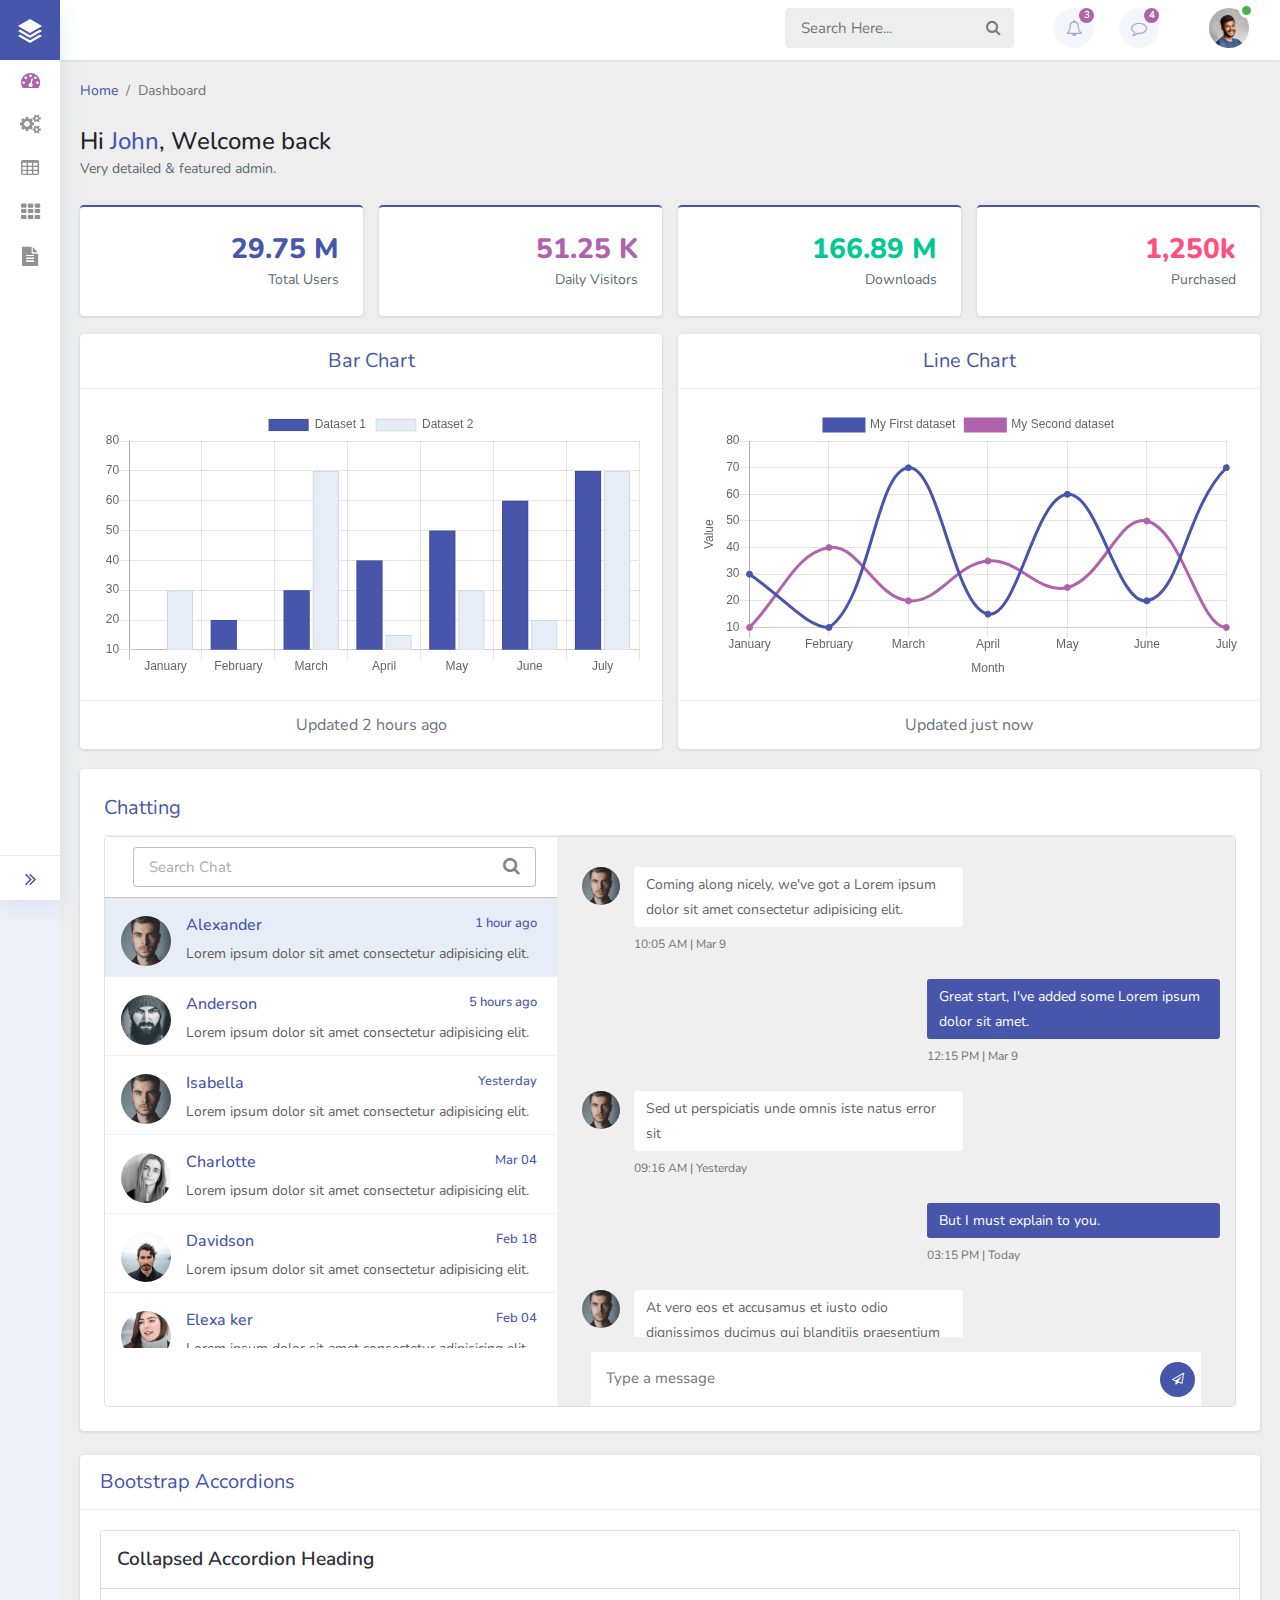
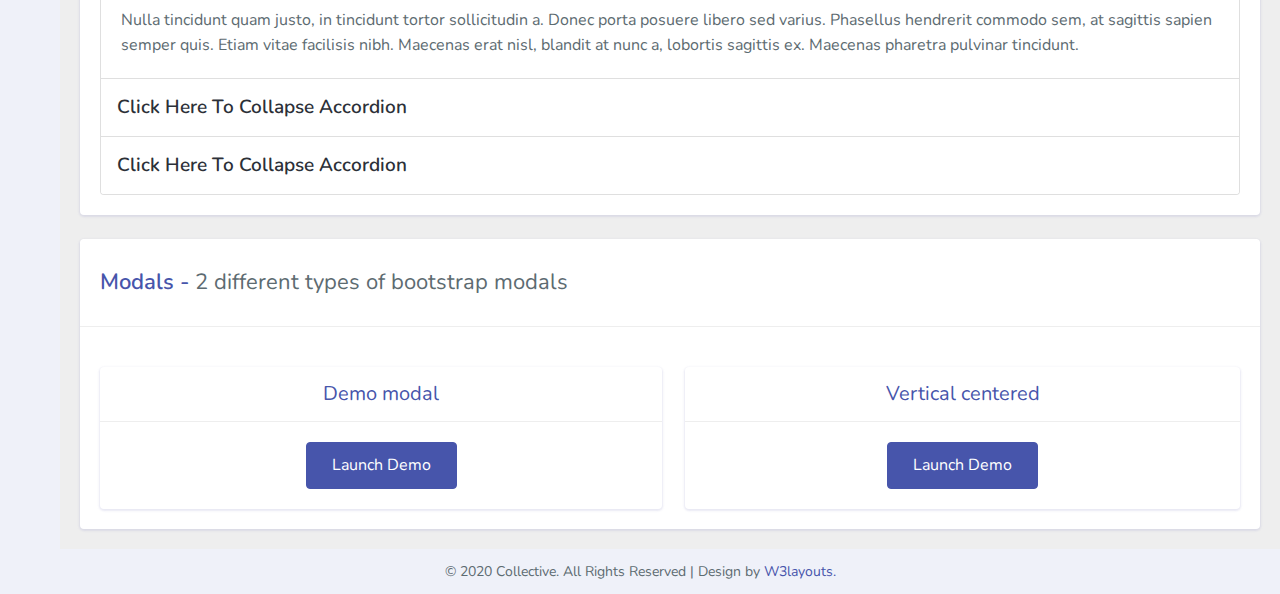
<file: Template25/collective-admin-panel-starter/starter/index.html>
<!--
Author: W3layouts
Author URL: http://w3layouts.com
-->
<!doctype html>
<html lang="en">

<head>
  <!-- Required meta tags -->
  <meta charset="utf-8">
  <meta name="viewport" content="width=device-width, initial-scale=1, shrink-to-fit=no">

  <title>Collective Admin Panel a Flat Bootstrap Responsive Website Template | Home :: W3Layouts</title>

  <!-- Template CSS -->
  <link rel="stylesheet" href="assets/css/style-starter.css">

  <!-- google fonts -->
  <link href="//fonts.googleapis.com/css?family=Nunito:300,400,600,700,800,900&display=swap" rel="stylesheet">
</head>

<body class="sidebar-menu-collapsed">
  <div class="se-pre-con"></div>
  <section>
    <!-- sidebar menu start -->
    <div class="sidebar-menu sticky-sidebar-menu">

      <!-- logo start -->
      <div class="logo">
        <h1><a href="index.html">Collective</a></h1>
      </div>

      <!-- if logo is image enable this -->
      <!-- image logo --
    <div class="logo">
      <a href="index.html">
        <img src="image-path" alt="Your logo" title="Your logo" class="img-fluid" style="height:35px;" />
      </a>
    </div>
    <!-- //image logo -->

      <div class="logo-icon text-center">
        <a href="index.html" title="logo"><img src="assets/images/logo.png" alt="logo-icon"> </a>
      </div>
      <!-- //logo end -->

      <div class="sidebar-menu-inner">

        <!-- sidebar nav start -->
        <ul class="nav nav-pills nav-stacked custom-nav">
          <li class="active"><a href="index.html"><i class="fa fa-tachometer"></i><span> Dashboard</span></a>
          </li>
          <li class="menu-list">
            <a href="#"><i class="fa fa-cogs"></i>
              <span>Elements <i class="lnr lnr-chevron-right"></i></span></a>
            <ul class="sub-menu-list">
              <li><a href="carousels.html">Carousels</a> </li>
              <li><a href="cards.html">Default cards</a> </li>
              <li><a href="people.html">People cards</a></li>
            </ul>
          </li>
          <li><a href="pricing.html"><i class="fa fa-table"></i> <span>Pricing tables</span></a></li>
          <li><a href="blocks.html"><i class="fa fa-th"></i> <span>Content blocks</span></a></li>
          <li><a href="forms.html"><i class="fa fa-file-text"></i> <span>Forms</span></a></li>
        </ul>
        <!-- //sidebar nav end -->
        <!-- toggle button start -->
        <a class="toggle-btn">
          <i class="fa fa-angle-double-left menu-collapsed__left"><span>Collapse Sidebar</span></i>
          <i class="fa fa-angle-double-right menu-collapsed__right"></i>
        </a>
        <!-- //toggle button end -->
      </div>
    </div>
    <!-- //sidebar menu end -->
    <!-- header-starts -->
    <div class="header sticky-header">

      <!-- notification menu start -->
      <div class="menu-right">
        <div class="navbar user-panel-top">
          <div class="search-box">
            <form action="#search-results.html" method="get">
              <input class="search-input" placeholder="Search Here..." type="search" id="search">
              <button class="search-submit" value=""><span class="fa fa-search"></span></button>
            </form>
          </div>
          <div class="user-dropdown-details d-flex">
            <div class="profile_details_left">
              <ul class="nofitications-dropdown">
                <li class="dropdown">
                  <a href="#" class="dropdown-toggle" data-toggle="dropdown" aria-expanded="false"><i
                      class="fa fa-bell-o"></i><span class="badge blue">3</span></a>
                  <ul class="dropdown-menu">
                    <li>
                      <div class="notification_header">
                        <h3>You have 3 new notifications</h3>
                      </div>
                    </li>
                    <li><a href="#" class="grid">
                        <div class="user_img"><img src="assets/images/avatar1.jpg" alt=""></div>
                        <div class="notification_desc">
                          <p>Johnson purchased template</p>
                          <span>Just Now</span>
                        </div>
                      </a></li>
                    <li class="odd"><a href="#" class="grid">
                        <div class="user_img"><img src="assets/images/avatar2.jpg" alt=""></div>
                        <div class="notification_desc">
                          <p>New customer registered </p>
                          <span>1 hour ago</span>
                        </div>
                      </a></li>
                    <li><a href="#" class="grid">
                        <div class="user_img"><img src="assets/images/avatar3.jpg" alt=""></div>
                        <div class="notification_desc">
                          <p>Lorem ipsum dolor sit amet </p>
                          <span>2 hours ago</span>
                        </div>
                      </a></li>
                    <li>
                      <div class="notification_bottom">
                        <a href="#all" class="bg-primary">See all notifications</a>
                      </div>
                    </li>
                  </ul>
                </li>
                <li class="dropdown">
                  <a href="#" class="dropdown-toggle" data-toggle="dropdown" aria-expanded="false"><i
                      class="fa fa-comment-o"></i><span class="badge blue">4</span></a>
                  <ul class="dropdown-menu">
                    <li>
                      <div class="notification_header">
                        <h3>You have 4 new messages</h3>
                      </div>
                    </li>
                    <li><a href="#" class="grid">
                        <div class="user_img"><img src="assets/images/avatar1.jpg" alt=""></div>
                        <div class="notification_desc">
                          <p>Johnson purchased template</p>
                          <span>Just Now</span>
                        </div>
                      </a></li>
                    <li class="odd"><a href="#" class="grid">
                        <div class="user_img"><img src="assets/images/avatar2.jpg" alt=""></div>
                        <div class="notification_desc">
                          <p>New customer registered </p>
                          <span>1 hour ago</span>
                        </div>
                      </a></li>
                    <li><a href="#" class="grid">
                        <div class="user_img"><img src="assets/images/avatar3.jpg" alt=""></div>
                        <div class="notification_desc">
                          <p>Lorem ipsum dolor sit amet </p>
                          <span>2 hours ago</span>
                        </div>
                      </a></li>
                    <li><a href="#" class="grid">
                        <div class="user_img"><img src="assets/images/avatar1.jpg" alt=""></div>
                        <div class="notification_desc">
                          <p>Johnson purchased template</p>
                          <span>Just Now</span>
                        </div>
                      </a></li>
                    <li>
                      <div class="notification_bottom">
                        <a href="#all" class="bg-primary">See all messages</a>
                      </div>
                    </li>
                  </ul>
                </li>
              </ul>
            </div>
            <div class="profile_details">
              <ul>
                <li class="dropdown profile_details_drop">
                  <a href="#" class="dropdown-toggle" data-toggle="dropdown" id="dropdownMenu3" aria-haspopup="true"
                    aria-expanded="false">
                    <div class="profile_img">
                      <img src="assets/images/profileimg.jpg" class="rounded-circle" alt="" />
                      <div class="user-active">
                        <span></span>
                      </div>
                    </div>
                  </a>
                  <ul class="dropdown-menu drp-mnu" aria-labelledby="dropdownMenu3">
                    <li class="user-info">
                      <h5 class="user-name">Ritik Gupta</h5>
                      <span class="status ml-2">Available</span>
                    </li>
                    <li> <a href="#"><i class="lnr lnr-user"></i>My Profile</a> </li>
                    <li> <a href="#"><i class="lnr lnr-users"></i>1k Followers</a> </li>
                    <li> <a href="#"><i class="lnr lnr-cog"></i>Setting</a> </li>
                    <li> <a href="#"><i class="lnr lnr-heart"></i>100 Likes</a> </li>
                    <li class="logout"> <a href="#sign-up.html"><i class="fa fa-power-off"></i> Logout</a> </li>
                  </ul>
                </li>
              </ul>
            </div>
          </div>
        </div>
      </div>
      <!--notification menu end -->
    </div>
    <!-- //header-ends -->
    <!-- main content start -->
    <div class="main-content">

      <!-- content -->
      <div class="container-fluid content-top-gap">

        <nav aria-label="breadcrumb">
          <ol class="breadcrumb my-breadcrumb">
            <li class="breadcrumb-item"><a href="index.html">Home</a></li>
            <li class="breadcrumb-item active" aria-current="page">Dashboard</li>
          </ol>
        </nav>
        <div class="welcome-msg pt-3 pb-4">
          <h1>Hi <span class="text-primary">John</span>, Welcome back</h1>
          <p>Very detailed & featured admin.</p>
        </div>

        <!-- statistics data -->
        <div class="statistics">
          <div class="row">
            <div class="col-xl-6 pr-xl-2">
              <div class="row">
                <div class="col-sm-6 pr-sm-2 statistics-grid">
                  <div class="card card_border border-primary-top p-4">
                    <i class="lnr lnr-users"> </i>
                    <h3 class="text-primary number">29.75 M</h3>
                    <p class="stat-text">Total Users</p>
                  </div>
                </div>
                <div class="col-sm-6 pl-sm-2 statistics-grid">
                  <div class="card card_border border-primary-top p-4">
                    <i class="lnr lnr-eye"> </i>
                    <h3 class="text-secondary number">51.25 K</h3>
                    <p class="stat-text">Daily Visitors</p>
                  </div>
                </div>
              </div>
            </div>
            <div class="col-xl-6 pl-xl-2">
              <div class="row">
                <div class="col-sm-6 pr-sm-2 statistics-grid">
                  <div class="card card_border border-primary-top p-4">
                    <i class="lnr lnr-cloud-download"> </i>
                    <h3 class="text-success number">166.89 M</h3>
                    <p class="stat-text">Downloads</p>
                  </div>
                </div>
                <div class="col-sm-6 pl-sm-2 statistics-grid">
                  <div class="card card_border border-primary-top p-4">
                    <i class="lnr lnr-cart"> </i>
                    <h3 class="text-danger number">1,250k</h3>
                    <p class="stat-text">Purchased</p>
                  </div>
                </div>
              </div>
            </div>
          </div>
        </div>
        <!-- //statistics data -->

        <!-- charts -->
        <div class="chart">
          <div class="row">
            <div class="col-lg-6 pr-lg-2 chart-grid">
              <div class="card text-center card_border">
                <div class="card-header chart-grid__header">
                  Bar Chart
                </div>
                <div class="card-body">
                  <!-- bar chart -->
                  <div id="container">
                    <canvas id="barchart"></canvas>
                  </div>
                  <!-- //bar chart -->
                </div>
                <div class="card-footer text-muted chart-grid__footer">
                  Updated 2 hours ago
                </div>
              </div>
            </div>
            <div class="col-lg-6 pl-lg-2 chart-grid">
              <div class="card text-center card_border">
                <div class="card-header chart-grid__header">
                  Line Chart
                </div>
                <div class="card-body">
                  <!-- line chart -->
                  <div id="container">
                    <canvas id="linechart"></canvas>
                  </div>
                  <!-- //line chart -->
                </div>
                <div class="card-footer text-muted chart-grid__footer">
                  Updated just now
                </div>
              </div>
            </div>
          </div>
        </div>
        <!-- //charts -->

        <!-- chatting -->
        <div class="data-tables">
          <div class="row">
            <div class="col-lg-12 chart-grid mb-4">
              <div class="card card_border p-4">
                <div class="card-header chart-grid__header pl-0 pt-0">
                  Chatting
                </div>
                <div class="messaging">
                  <div class="inbox_msg">
                    <div class="inbox_people">
                      <div class="headind_srch">
                        <div class="srch_bar">
                          <div class="stylish-input-group">
                            <input type="text" class="search-bar" placeholder="Search Chat">
                            <span class="input-group-addon">
                              <button type="button"> <i class="fa fa-search" aria-hidden="true"></i> </button>
                            </span>
                          </div>
                        </div>
                      </div>
                      <div class="inbox_chat">
                        <div class="chat_list active_chat">
                          <div class="chat_people">
                            <div class="chat_img"> <img src="assets/images/avatar5.jpg" alt="Alexander"
                                class="img-fluid">
                            </div>
                            <div class="chat_ib">
                              <h5>Alexander <span class="chat_date">1 hour ago</span></h5>
                              <p>Lorem ipsum dolor sit amet consectetur adipisicing elit.</p>
                            </div>
                          </div>
                        </div>
                        <div class="chat_list">
                          <div class="chat_people">
                            <div class="chat_img"> <img src="assets/images/avatar3.jpg" alt="Anderson"
                                class="img-fluid">
                            </div>
                            <div class="chat_ib">
                              <h5>Anderson <span class="chat_date">5 hours ago</span></h5>
                              <p>Lorem ipsum dolor sit amet consectetur adipisicing elit.</p>
                            </div>
                          </div>
                        </div>
                        <div class="chat_list">
                          <div class="chat_people">
                            <div class="chat_img"> <img src="assets/images/avatar5.jpg" alt="Isabella"
                                class="img-fluid">
                            </div>
                            <div class="chat_ib">
                              <h5>Isabella <span class="chat_date">Yesterday</span></h5>
                              <p>Lorem ipsum dolor sit amet consectetur adipisicing elit.</p>
                            </div>
                          </div>
                        </div>
                        <div class="chat_list">
                          <div class="chat_people">
                            <div class="chat_img"> <img src="assets/images/avatar4.jpg" alt="Charlotte"
                                class="img-fluid">
                            </div>
                            <div class="chat_ib">
                              <h5>Charlotte <span class="chat_date">Mar 04</span></h5>
                              <p>Lorem ipsum dolor sit amet consectetur adipisicing elit.</p>
                            </div>
                          </div>
                        </div>
                        <div class="chat_list">
                          <div class="chat_people">
                            <div class="chat_img"> <img src="assets/images/avatar2.jpg" alt="Davidson"
                                class="img-fluid">
                            </div>
                            <div class="chat_ib">
                              <h5>Davidson <span class="chat_date">Feb 18</span></h5>
                              <p>Lorem ipsum dolor sit amet consectetur adipisicing elit.</p>
                            </div>
                          </div>
                        </div>
                        <div class="chat_list">
                          <div class="chat_people">
                            <div class="chat_img"> <img src="assets/images/avatar1.jpg" alt="Elexa ker"
                                class="img-fluid">
                            </div>
                            <div class="chat_ib">
                              <h5>Elexa ker <span class="chat_date">Feb 04</span></h5>
                              <p>Lorem ipsum dolor sit amet consectetur adipisicing elit.</p>
                            </div>
                          </div>
                        </div>
                        <div class="chat_list">
                          <div class="chat_people">
                            <div class="chat_img"> <img src="assets/images/avatar4.jpg" alt="Charlotte"
                                class="img-fluid">
                            </div>
                            <div class="chat_ib">
                              <h5>Charlotte <span class="chat_date">Jan 28</span></h5>
                              <p>Lorem ipsum dolor sit amet consectetur adipisicing elit.</p>
                            </div>
                          </div>
                        </div>
                      </div>
                    </div>
                    <div class="mesgs">
                      <div class="msg_history">
                        <div class="incoming_msg">
                          <div class="incoming_msg_img"> <img src="assets/images/avatar5.jpg" alt="Alexander"
                              class="img-fluid"> </div>
                          <div class="received_msg">
                            <div class="received_withd_msg">
                              <p>Coming along nicely, we've got a Lorem ipsum dolor sit amet consectetur adipisicing
                                elit.
                              </p>
                              <span class="time_date"> 10:05 AM | Mar 9</span>
                            </div>
                          </div>
                        </div>
                        <div class="outgoing_msg">
                          <div class="sent_msg">
                            <p>Great start, I've added some Lorem ipsum dolor sit amet. </p>
                            <span class="time_date"> 12:15 PM | Mar 9</span>
                          </div>
                        </div>
                        <div class="incoming_msg">
                          <div class="incoming_msg_img"> <img src="assets/images/avatar5.jpg" alt="Alexander"
                              class="img-fluid"> </div>
                          <div class="received_msg">
                            <div class="received_withd_msg">
                              <p>Sed ut perspiciatis unde omnis iste natus error sit</p>
                              <span class="time_date"> 09:16 AM | Yesterday</span>
                            </div>
                          </div>
                        </div>
                        <div class="outgoing_msg">
                          <div class="sent_msg">
                            <p>But I must explain to you.</p>
                            <span class="time_date"> 03:15 PM | Today</span>
                          </div>
                        </div>
                        <div class="incoming_msg">
                          <div class="incoming_msg_img"> <img src="assets/images/avatar5.jpg" alt="Alexander"
                              class="img-fluid"> </div>
                          <div class="received_msg">
                            <div class="received_withd_msg">
                              <p>At vero eos et accusamus et iusto odio dignissimos ducimus qui blanditiis praesentium
                                voluptatum deleniti atque corrupti quos dolores.</p>
                              <span class="time_date"> 03:16 PM | Today</span>
                            </div>
                          </div>
                        </div>
                      </div>
                      <div class="type_msg">
                        <div class="input_msg_write">
                          <input type="text" class="write_msg" placeholder="Type a message" />
                          <button class="msg_send_btn" type="button"><i class="fa fa-paper-plane-o"
                              aria-hidden="true"></i></button>
                        </div>
                      </div>
                    </div>
                  </div>
                </div>
              </div>
            </div>
          </div>
        </div>
        <!-- //chatting -->

        <!-- accordions -->
        <div class="accordions">
          <div class="row">
            <!-- accordion style 1 -->
            <div class="col-lg-12 mb-4">
              <div class="card card_border">
                <div class="card-header chart-grid__header">
                  Bootstrap Accordions
                </div>
                <div class="card-body">
                  <div class="accordion" id="accordionExample">
                    <div class="card">
                      <div class="card-header bg-white p-0" id="headingOne">
                        <a href="#" class="card__title p-3" data-toggle="collapse" data-target="#collapseOne"
                          aria-expanded="true" aria-controls="collapseOne">Collapsed accordion heading </a>
                      </div>

                      <div id="collapseOne" class="collapse show" aria-labelledby="headingOne"
                        data-parent="#accordionExample">
                        <div class="card-body para__style">
                          Nulla tincidunt quam justo, in tincidunt tortor sollicitudin a. Donec porta posuere
                          libero sed varius. Phasellus hendrerit commodo sem, at sagittis sapien semper quis.
                          Etiam vitae facilisis nibh. Maecenas erat nisl, blandit at nunc a, lobortis sagittis
                          ex. Maecenas pharetra pulvinar tincidunt.
                        </div>
                      </div>
                    </div>
                    <div class="card">
                      <div class="card-header bg-white p-0" id="headingTwo">
                        <a href="#" class="card__title p-3" data-toggle="collapse" data-target="#collapseTwo"
                          aria-expanded="false" aria-controls="collapseTwo">Click here to collapse accordion</a>
                      </div>
                      <div id="collapseTwo" class="collapse" aria-labelledby="headingTwo"
                        data-parent="#accordionExample">
                        <div class="card-body para__style">
                          Nulla tincidunt quam justo, in tincidunt tortor sollicitudin a. Donec porta posuere
                          libero sed varius. Phasellus hendrerit commodo sem, at sagittis sapien semper quis.
                          Etiam vitae facilisis nibh. Maecenas erat nisl, blandit at nunc a, lobortis sagittis
                          ex. Maecenas pharetra pulvinar tincidunt.
                        </div>
                      </div>
                    </div>
                    <div class="card">
                      <div class="card-header bg-white p-0" id="headingThree">
                        <a href="#" class="card__title p-3" data-toggle="collapse" data-target="#collapseThree"
                          aria-expanded="false" aria-controls="collapseThree">Click here to
                          collapse accordion</a>
                      </div>
                      <div id="collapseThree" class="collapse" aria-labelledby="headingThree"
                        data-parent="#accordionExample">
                        <div class="card-body para__style">
                          Nulla tincidunt quam justo, in tincidunt tortor sollicitudin a. Donec porta posuere
                          libero sed varius. Phasellus hendrerit commodo sem, at sagittis sapien semper quis.
                          Etiam vitae facilisis nibh. Maecenas erat nisl, blandit at nunc a, lobortis sagittis
                          ex. Maecenas pharetra pulvinar tincidunt.
                        </div>
                      </div>
                    </div>
                  </div>
                </div>
              </div>
            </div>
            <!-- //accordion style 1 -->
          </div>
        </div>
        <!-- //accordions -->

        <!-- modals -->
        <section class="template-cards">
          <div class="card card_border">
            <div class="cards__heading">
              <h3>Modals - <span>2 different types of bootstrap modals</span></h3>
            </div>
            <div class="card-body pb-0">
              <div class="row">
                <div class="col-lg-6 pr-lg-2 chart-grid">
                  <div class="card text-center card_border">
                    <div class="card-header chart-grid__header">
                      Demo modal
                    </div>
                    <div class="card-body">
                      <!-- Button trigger modal -->
                      <button type="button" class="btn btn-primary btn-style" data-toggle="modal"
                        data-target="#exampleModal">
                        Launch demo
                      </button>

                      <!-- Modal -->
                      <div class="modal fade" id="exampleModal" tabindex="-1" role="dialog"
                        aria-labelledby="exampleModalLabel" aria-hidden="true">
                        <div class="modal-dialog" role="document">
                          <div class="modal-content">
                            <div class="modal-header">
                              <h5 class="modal-title" id="exampleModalLabel">Modal title</h5>
                              <button type="button" class="close" data-dismiss="modal" aria-label="Close">
                                <span aria-hidden="true">&times;</span>
                              </button>
                            </div>
                            <div class="modal-body">
                              ...
                            </div>
                            <div class="modal-footer">
                              <button type="button" class="btn btn-danger" data-dismiss="modal">Close</button>
                              <button type="button" class="btn btn-success">Save changes</button>
                            </div>
                          </div>
                        </div>
                      </div>
                    </div>
                  </div>
                </div>
                <div class="col-lg-6 chart-grid">
                  <div class="card text-center card_border">
                    <div class="card-header chart-grid__header">
                      Vertical centered
                    </div>
                    <div class="card-body">
                      <!-- Button trigger modal -->
                      <button type="button" class="btn btn-primary btn-style" data-toggle="modal"
                        data-target="#exampleModalCenter">
                        Launch demo
                      </button>
                      <!-- Modal -->
                      <div class="modal fade" id="exampleModalCenter" tabindex="-1" role="dialog"
                        aria-labelledby="exampleModalCenterTitle" aria-hidden="true">
                        <div class="modal-dialog modal-dialog-centered" role="document">
                          <div class="modal-content">
                            <div class="modal-header">
                              <h5 class="modal-title" id="exampleModalLongTitle">Modal title</h5>
                              <button type="button" class="close" data-dismiss="modal" aria-label="Close">
                                <span aria-hidden="true">&times;</span>
                              </button>
                            </div>
                            <div class="modal-body">
                              ...
                            </div>
                            <div class="modal-footer">
                              <button type="button" class="btn btn-danger" data-dismiss="modal">Close</button>
                              <button type="button" class="btn btn-success">Save changes</button>
                            </div>
                          </div>
                        </div>
                      </div>
                    </div>
                  </div>
                </div>
              </div>
            </div>
          </div>
        </section>
        <!-- //modals -->

      </div>
      <!-- //content -->
    </div>
    <!-- main content end-->
  </section>
  <!--footer section start-->
  <footer class="dashboard">
    <p>&copy 2020 Collective. All Rights Reserved | Design by <a href="https://w3layouts.com/" target="_blank"
        class="text-primary">W3layouts.</a></p>
  </footer>
  <!--footer section end-->
  <!-- move top -->
  <button onclick="topFunction()" id="movetop" class="bg-primary" title="Go to top">
    <span class="fa fa-angle-up"></span>
  </button>
  <script>
    // When the user scrolls down 20px from the top of the document, show the button
    window.onscroll = function () {
      scrollFunction()
    };

    function scrollFunction() {
      if (document.body.scrollTop > 20 || document.documentElement.scrollTop > 20) {
        document.getElementById("movetop").style.display = "block";
      } else {
        document.getElementById("movetop").style.display = "none";
      }
    }

    // When the user clicks on the button, scroll to the top of the document
    function topFunction() {
      document.body.scrollTop = 0;
      document.documentElement.scrollTop = 0;
    }
  </script>
  <!-- /move top -->


  <script src="assets/js/jquery-3.3.1.min.js"></script>
  <script src="assets/js/jquery-1.10.2.min.js"></script>

  <!-- chart js -->
  <script src="assets/js/Chart.min.js"></script>
  <script src="assets/js/utils.js"></script>
  <!-- //chart js -->

  <!-- Different scripts of charts.  Ex.Barchart, Linechart -->
  <script src="assets/js/bar.js"></script>
  <script src="assets/js/linechart.js"></script>
  <!-- //Different scripts of charts.  Ex.Barchart, Linechart -->


  <script src="assets/js/jquery.nicescroll.js"></script>
  <script src="assets/js/scripts.js"></script>

  <!-- close script -->
  <script>
    var closebtns = document.getElementsByClassName("close-grid");
    var i;

    for (i = 0; i < closebtns.length; i++) {
      closebtns[i].addEventListener("click", function () {
        this.parentElement.style.display = 'none';
      });
    }
  </script>
  <!-- //close script -->

  <!-- disable body scroll when navbar is in active -->
  <script>
    $(function () {
      $('.sidebar-menu-collapsed').click(function () {
        $('body').toggleClass('noscroll');
      })
    });
  </script>
  <!-- disable body scroll when navbar is in active -->

  <!-- loading-gif Js -->
  <script src="assets/js/modernizr.js"></script>
  <script>
    $(window).load(function () {
      // Animate loader off screen
      $(".se-pre-con").fadeOut("slow");;
    });
  </script>
  <!--// loading-gif Js -->

  <!-- Bootstrap Core JavaScript -->
  <script src="assets/js/bootstrap.min.js"></script>

</body>

</html>
</file>
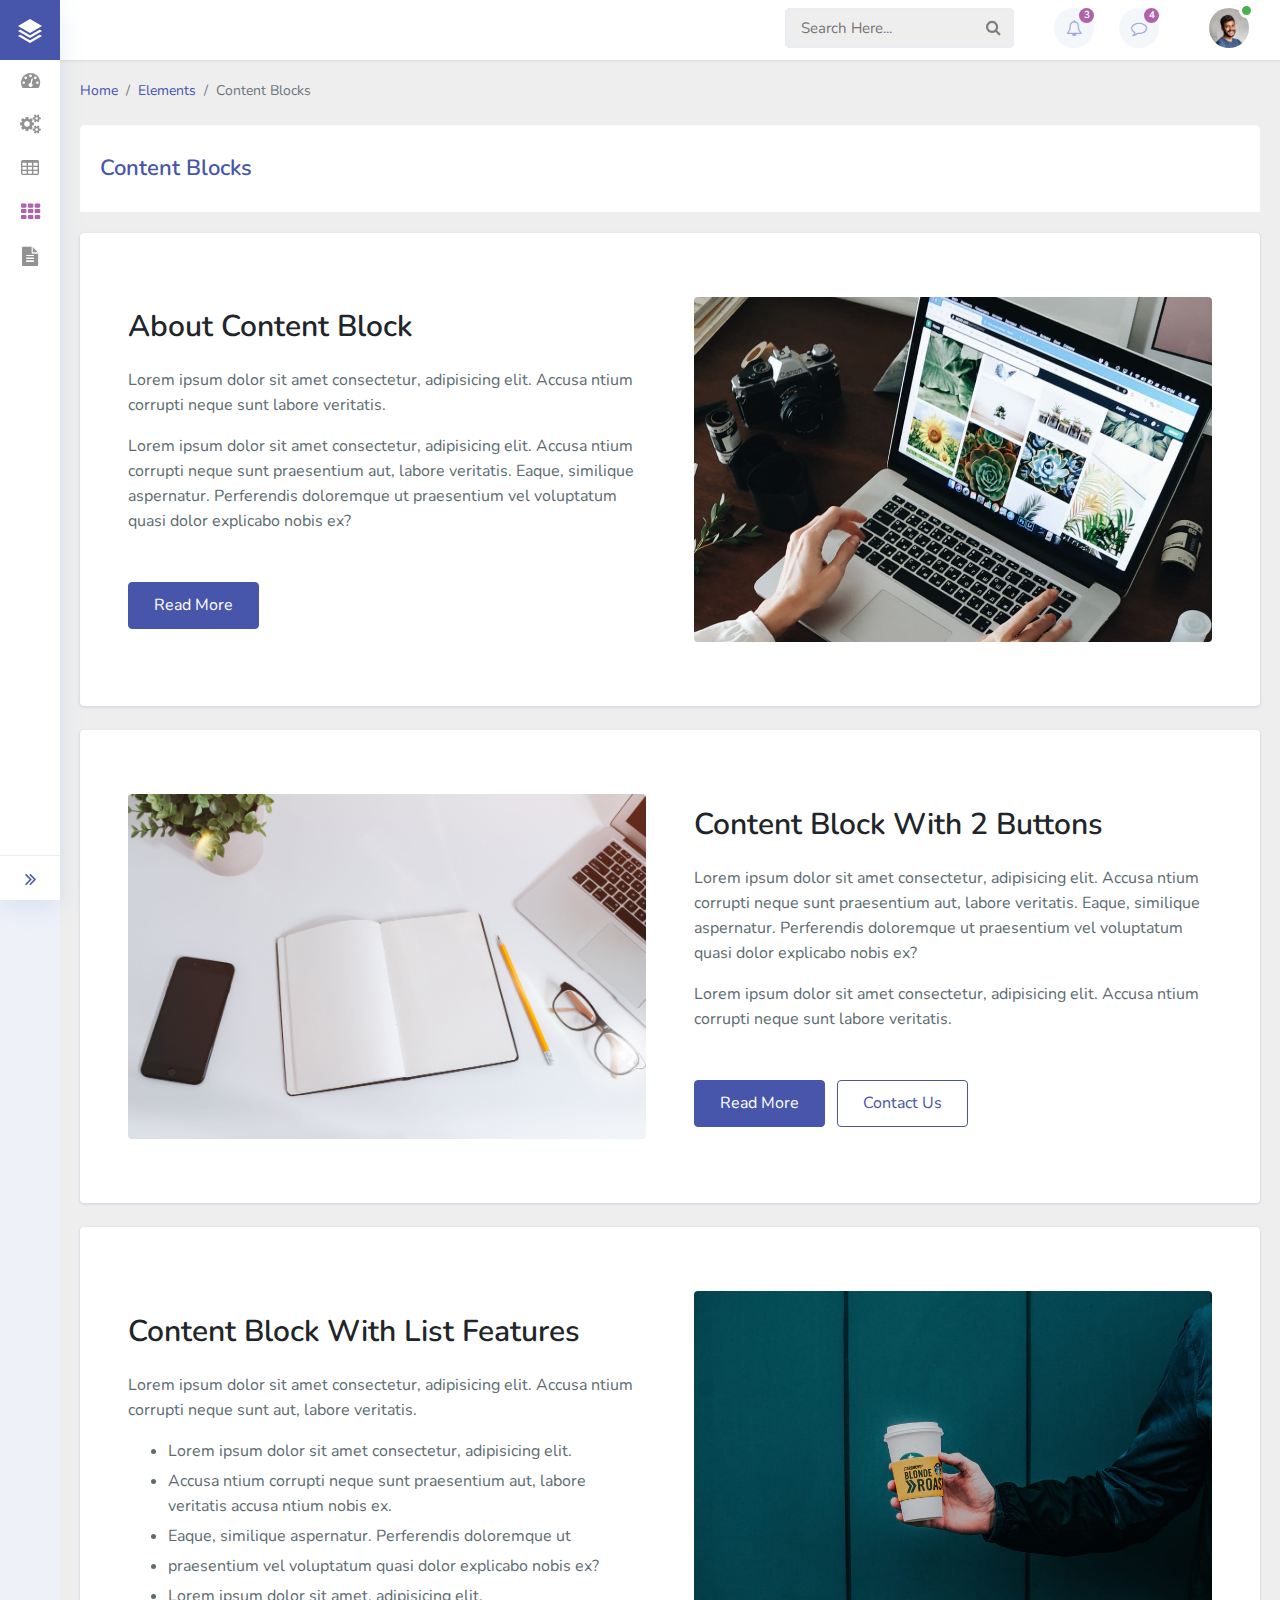
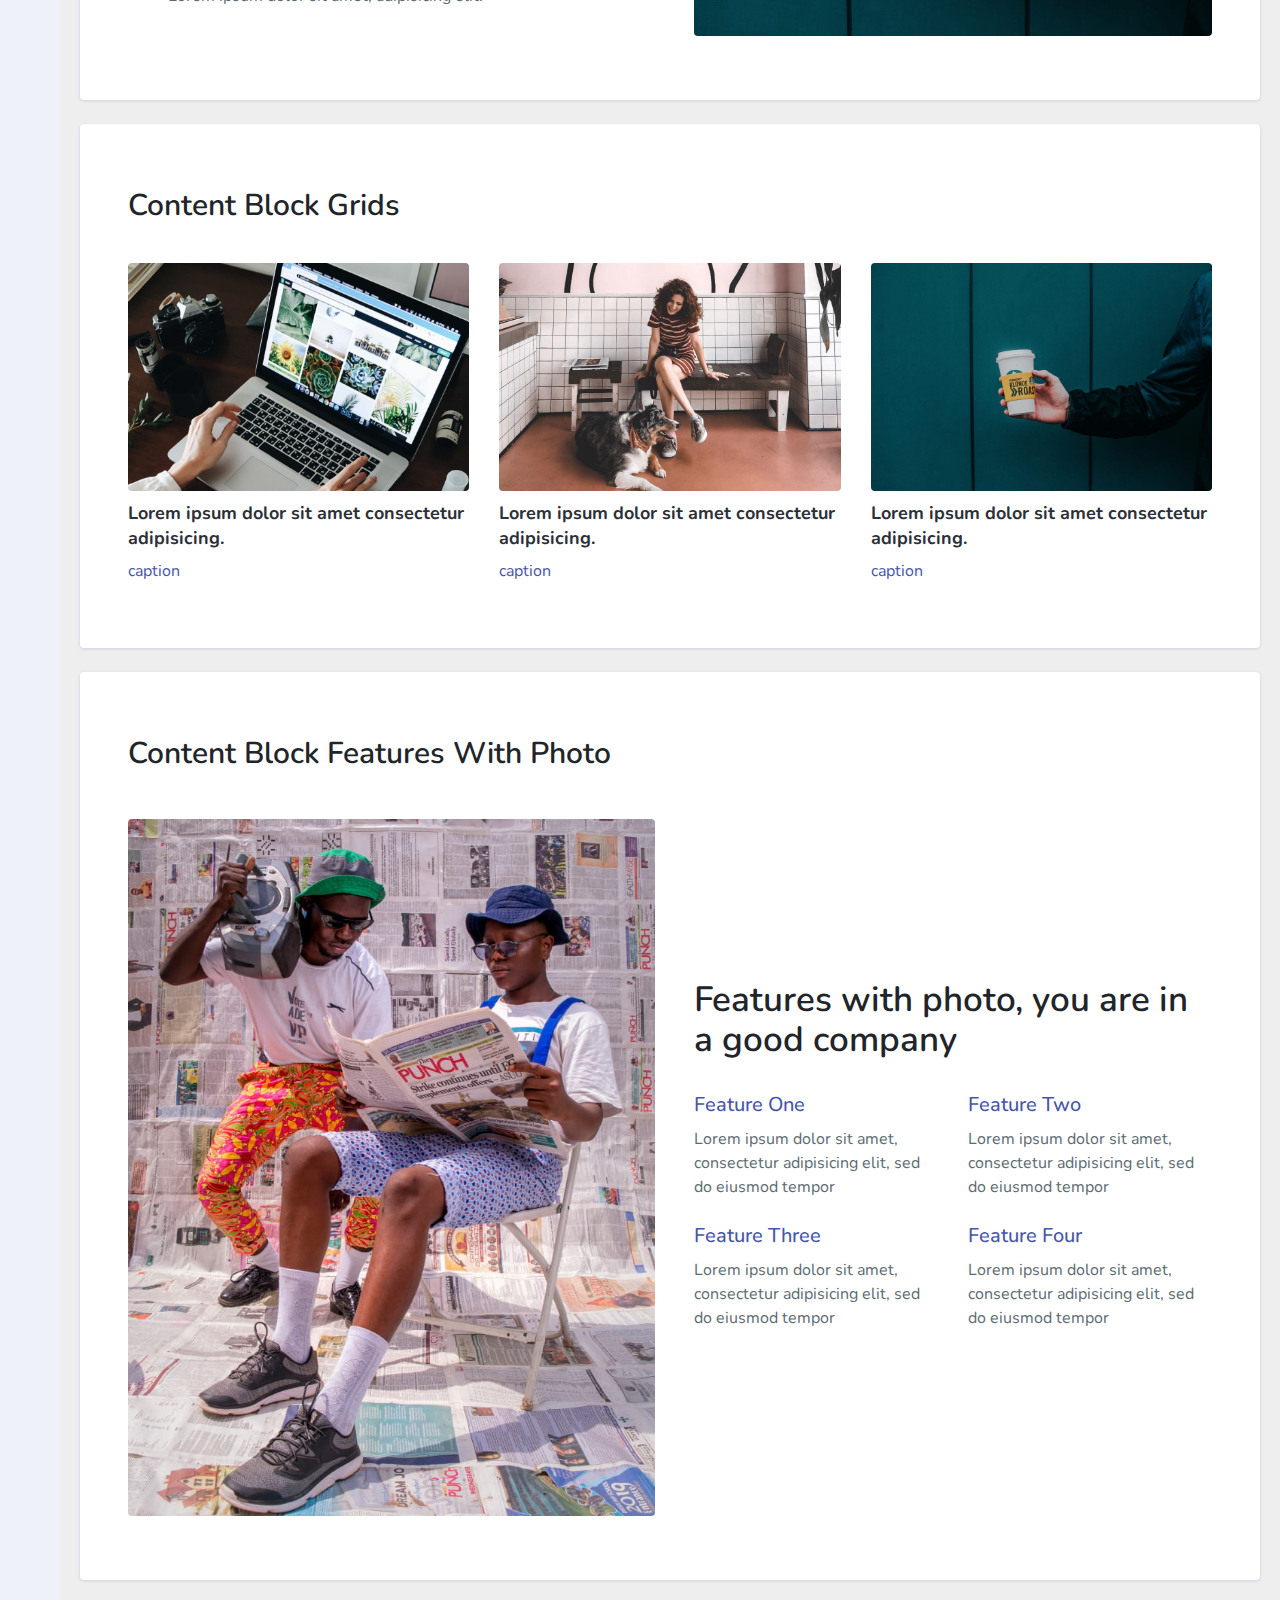
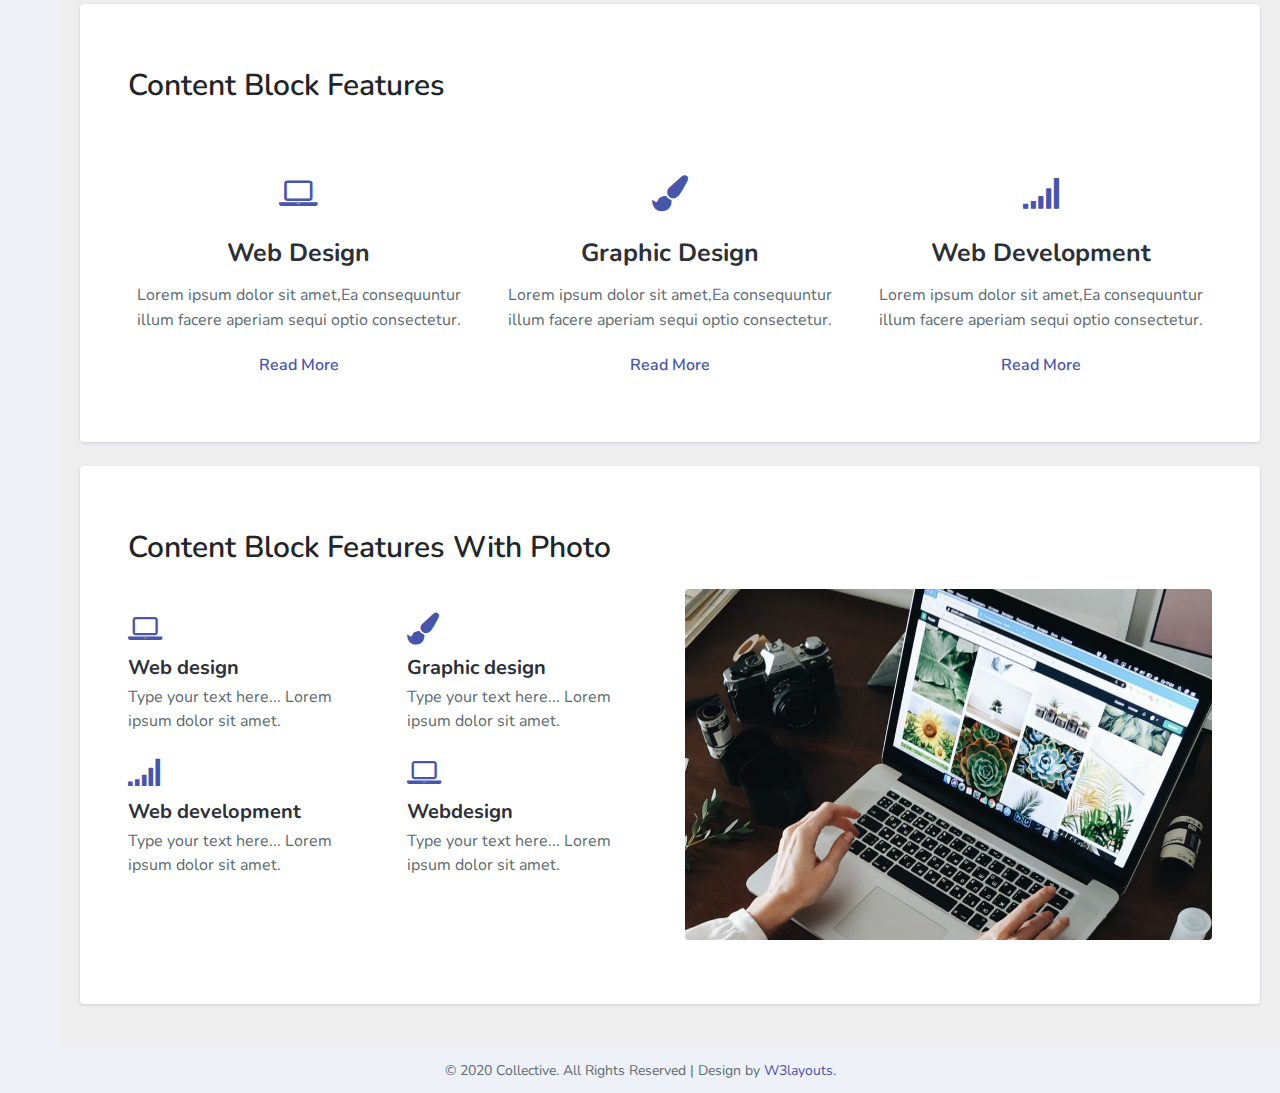
<file: Template25/collective-admin-panel-starter/starter/blocks.html>
<!--
Author: W3layouts
Author URL: http://w3layouts.com
-->
<!doctype html>
<html lang="en">

<head>
  <!-- Required meta tags -->
  <meta charset="utf-8">
  <meta name="viewport" content="width=device-width, initial-scale=1, shrink-to-fit=no">

  <title>Collective Admin Panel a Flat Bootstrap Responsive Website Template | Content Blocks :: W3Layouts</title>

  <!-- Template CSS -->
  <link rel="stylesheet" href="assets/css/style-starter.css">

  <!-- google fonts -->
  <link href="//fonts.googleapis.com/css?family=Nunito:300,400,600,700,800,900&display=swap" rel="stylesheet">
</head>

<body class="sidebar-menu-collapsed">
<div class="se-pre-con"></div>
<section>
  <!-- sidebar menu start -->
  <div class="sidebar-menu sticky-sidebar-menu">

    <!-- logo start -->
    <div class="logo">
      <h1><a href="index.html">Collective</a></h1>
    </div>

  <!-- if logo is image enable this -->
    <!-- image logo --
    <div class="logo">
      <a href="index.html">
        <img src="image-path" alt="Your logo" title="Your logo" class="img-fluid" style="height:35px;" />
      </a>
    </div>
    <!-- //image logo -->

    <div class="logo-icon text-center">
      <a href="index.html" title="logo"><img src="assets/images/logo.png" alt="logo-icon"> </a>
    </div>
    <!-- //logo end -->

    <div class="sidebar-menu-inner">

      <!-- sidebar nav start -->
      <ul class="nav nav-pills nav-stacked custom-nav">
        <li><a href="index.html"><i class="fa fa-tachometer"></i><span> Dashboard</span></a>
        </li>
        <li class="menu-list">
          <a href="#"><i class="fa fa-cogs"></i>
            <span>Elements <i class="lnr lnr-chevron-right"></i></span></a>
          <ul class="sub-menu-list">
            <li><a href="carousels.html">Carousels</a> </li>
            <li><a href="cards.html">Default cards</a> </li>
            <li><a href="people.html">People cards</a></li>
          </ul>
        </li>
        <li><a href="pricing.html"><i class="fa fa-table"></i> <span>Pricing tables</span></a></li>
        <li class="active"><a href="blocks.html"><i class="fa fa-th"></i> <span>Content blocks</span></a></li>
        <li><a href="forms.html"><i class="fa fa-file-text"></i> <span>Forms</span></a></li>
      </ul>
      <!-- //sidebar nav end -->
      <!-- toggle button start -->
      <a class="toggle-btn">
        <i class="fa fa-angle-double-left menu-collapsed__left"><span>Collapse Sidebar</span></i>
        <i class="fa fa-angle-double-right menu-collapsed__right"></i>
      </a>
      <!-- //toggle button end -->
    </div>
  </div>
  <!-- //sidebar menu end -->
  <!-- header-starts -->
  <div class="header sticky-header">

    <!-- notification menu start -->
    <div class="menu-right">
      <div class="navbar user-panel-top">
        <div class="search-box">
          <form action="#search-results.html" method="get">
            <input class="search-input" placeholder="Search Here..." type="search" id="search">
            <button class="search-submit" value=""><span class="fa fa-search"></span></button>
          </form>
        </div>
        <div class="user-dropdown-details d-flex">
          <div class="profile_details_left">
            <ul class="nofitications-dropdown">
              <li class="dropdown">
                <a href="#" class="dropdown-toggle" data-toggle="dropdown" aria-expanded="false"><i
                    class="fa fa-bell-o"></i><span class="badge blue">3</span></a>
                <ul class="dropdown-menu">
                  <li>
                    <div class="notification_header">
                      <h3>You have 3 new notifications</h3>
                    </div>
                  </li>
                  <li><a href="#" class="grid">
                      <div class="user_img"><img src="assets/images/avatar1.jpg" alt=""></div>
                      <div class="notification_desc">
                        <p>Johnson purchased template</p>
                        <span>Just Now</span>
                      </div>
                    </a></li>
                  <li class="odd"><a href="#" class="grid">
                      <div class="user_img"><img src="assets/images/avatar2.jpg" alt=""></div>
                      <div class="notification_desc">
                        <p>New customer registered </p>
                        <span>1 hour ago</span>
                      </div>
                    </a></li>
                  <li><a href="#" class="grid">
                      <div class="user_img"><img src="assets/images/avatar3.jpg" alt=""></div>
                      <div class="notification_desc">
                        <p>Lorem ipsum dolor sit amet </p>
                        <span>2 hours ago</span>
                      </div>
                    </a></li>
                  <li>
                    <div class="notification_bottom">
                      <a href="#all" class="bg-primary">See all notifications</a>
                    </div>
                  </li>
                </ul>
              </li>
              <li class="dropdown">
                <a href="#" class="dropdown-toggle" data-toggle="dropdown" aria-expanded="false"><i
                    class="fa fa-comment-o"></i><span class="badge blue">4</span></a>
                <ul class="dropdown-menu">
                  <li>
                    <div class="notification_header">
                      <h3>You have 4 new messages</h3>
                    </div>
                  </li>
                  <li><a href="#" class="grid">
                      <div class="user_img"><img src="assets/images/avatar1.jpg" alt=""></div>
                      <div class="notification_desc">
                        <p>Johnson purchased template</p>
                        <span>Just Now</span>
                      </div>
                    </a></li>
                  <li class="odd"><a href="#" class="grid">
                      <div class="user_img"><img src="assets/images/avatar2.jpg" alt=""></div>
                      <div class="notification_desc">
                        <p>New customer registered </p>
                        <span>1 hour ago</span>
                      </div>
                    </a></li>
                  <li><a href="#" class="grid">
                      <div class="user_img"><img src="assets/images/avatar3.jpg" alt=""></div>
                      <div class="notification_desc">
                        <p>Lorem ipsum dolor sit amet </p>
                        <span>2 hours ago</span>
                      </div>
                    </a></li>
                  <li><a href="#" class="grid">
                      <div class="user_img"><img src="assets/images/avatar1.jpg" alt=""></div>
                      <div class="notification_desc">
                        <p>Johnson purchased template</p>
                        <span>Just Now</span>
                      </div>
                    </a></li>
                  <li>
                    <div class="notification_bottom">
                      <a href="#all" class="bg-primary">See all messages</a>
                    </div>
                  </li>
                </ul>
              </li>
            </ul>
          </div>
          <div class="profile_details">
            <ul>
              <li class="dropdown profile_details_drop">
                <a href="#" class="dropdown-toggle" data-toggle="dropdown" id="dropdownMenu3" aria-haspopup="true"
                  aria-expanded="false">
                  <div class="profile_img">
                    <img src="assets/images/profileimg.jpg" class="rounded-circle" alt="" />
                    <div class="user-active">
                      <span></span>
                    </div>
                  </div>
                </a>
                <ul class="dropdown-menu drp-mnu" aria-labelledby="dropdownMenu3">
                  <li class="user-info">
                    <h5 class="user-name">John Deo</h5>
                    <span class="status ml-2">Available</span>
                  </li>
                  <li> <a href="#"><i class="lnr lnr-user"></i>My Profile</a> </li>
                  <li> <a href="#"><i class="lnr lnr-users"></i>1k Followers</a> </li>
                  <li> <a href="#"><i class="lnr lnr-cog"></i>Setting</a> </li>
                  <li> <a href="#"><i class="lnr lnr-heart"></i>100 Likes</a> </li>
                  <li class="logout"> <a href="#sign-up.html"><i class="fa fa-power-off"></i> Logout</a> </li>
                </ul>
              </li>
            </ul>
          </div>
        </div>
      </div>
    </div>
    <!--notification menu end -->
  </div>
  <!-- //header-ends -->
<!-- main content start -->
<div class="main-content">

  <!-- content -->
  <div class="container-fluid content-top-gap">

    <!-- breadcrumbs -->
    <nav aria-label="breadcrumb" class="mb-4">
      <ol class="breadcrumb my-breadcrumb">
        <li class="breadcrumb-item"><a href="index.html">Home</a></li>
        <li class="breadcrumb-item"><a href="#">Elements</a></li>
        <li class="breadcrumb-item active" aria-current="page">Content Blocks</li>
      </ol>
    </nav>
    <!-- //breadcrumbs -->

    <!-- card heading -->
    <div class="cards__heading">
      <h3>Content Blocks</h3>
    </div>
    <!-- //card heading -->

    <!-- content block style 1-->
    <div class="card card_border p-lg-5 p-3 mb-4">
      <div class="card-body py-3 p-0">
        <div class="row">
          <div class="col-lg-6 align-self pr-lg-4">
            <h3 class="block__title mb-lg-4">About Content Block</h3>
            <p class="mb-3">Lorem ipsum dolor sit amet consectetur, adipisicing elit. Accusa ntium corrupti
              neque sunt labore veritatis. </p>
            <p class="mb-lg-5 mb-3">Lorem ipsum dolor sit amet consectetur, adipisicing elit. Accusa ntium corrupti
              neque sunt
              praesentium aut, labore veritatis. Eaque, similique aspernatur. Perferendis doloremque ut
              praesentium vel voluptatum quasi dolor explicabo nobis ex?</p>
            <a href="#read" class="btn btn-style btn-primary"> Read More</a>
          </div>
          <div class="col-lg-6 pl-lg-4 mt-lg-0 mt-4">
            <img src="assets/images/template2.jpg" alt="" class="img-fluid rounded" />
          </div>
        </div>
      </div>
    </div>
    <!-- //content block style 1-->

    <!-- content block style 2-->
    <div class="card card_border p-lg-5 p-3 mb-4">
      <div class="card-body py-3 p-0">
        <div class="row">
          <div class="col-lg-6 pr-lg-4">
            <img src="assets/images/template1.jpg" alt="" class="img-fluid rounded" />
          </div>
          <div class="col-lg-6 align-self pl-lg-4 mt-lg-0 mt-4">
            <h3 class="block__title mb-lg-4">Content Block with 2 buttons</h3>
            <p class="mb-3">Lorem ipsum dolor sit amet consectetur, adipisicing elit. Accusa ntium corrupti neque sunt
              praesentium aut, labore veritatis. Eaque, similique aspernatur. Perferendis doloremque ut
              praesentium vel voluptatum quasi dolor explicabo nobis ex?</p>
            <p class="mb-lg-5 mb-3">Lorem ipsum dolor sit amet consectetur, adipisicing elit. Accusa ntium corrupti
              neque sunt labore veritatis.</p>
            <a href="#read" class="btn btn-style btn-primary mr-2"> Read More</a>
            <a href="#more" class="btn btn-style border-btn"> Contact Us</a>
          </div>
        </div>
      </div>
    </div>
    <!-- //content block style 2-->

    <!-- content block style 3 -->
    <div class="card card_border p-lg-5 p-3 mb-4">
      <div class="card-body py-3 p-0">
        <div class="row">
          <div class="col-lg-6 align-self pr-lg-4">
            <h3 class="block__title mb-lg-4">Content Block with list features</h3>
            <p class="mb-3">Lorem ipsum dolor sit amet consectetur, adipisicing elit. Accusa ntium corrupti
              neque sunt aut, labore veritatis. </p>
            <ul class="block-list">
              <li>Lorem ipsum dolor sit amet consectetur, adipisicing elit.</li>
              <li>Accusa ntium corrupti neque sunt praesentium aut, labore veritatis accusa ntium nobis ex.</li>
              <li>Eaque, similique aspernatur. Perferendis doloremque ut </li>
              <li>praesentium vel voluptatum quasi dolor explicabo nobis ex?</li>
              <li>Lorem ipsum dolor sit amet, adipisicing elit.</li>
            </ul>
          </div>
          <div class="col-lg-6 pl-lg-4 mt-lg-0 mt-4">
            <img src="assets/images/dashboard.jpg" alt="" class="img-fluid rounded" />
          </div>
        </div>
      </div>
    </div>
    <!-- //content block style 3 -->

    <!-- content block style 4 -->
    <div class="card card_border p-lg-5 p-3 mb-4">
      <div class="card-body py-3 p-0">
        <h3 class="block__title mb-lg-4">Content Block Grids</h3>
        <div class="row">
          <div class="col-md-4 column mt-md-3 mt-3">
            <a href="#img1"><img class="img-fluid rounded" src="assets/images/template2.jpg" alt=""></a>
            <a href="#para1">
              <p class="grid-para">Lorem ipsum dolor sit amet consectetur adipisicing.</p>
            </a>
            <a href="#caption1">
              <p class="paragraph text-primary">caption</p>
            </a>
          </div>
          <div class="col-md-4 column mt-md-3 mt-5">
            <a href="#img1"><img class="img-fluid rounded" src="assets/images/cart.jpg" alt=""></a>
            <a href="#para2">
              <p class="grid-para">Lorem ipsum dolor sit amet consectetur adipisicing.</p>
            </a>
            <a href="#caption2">
              <p class="paragraph text-primary">caption</p>
            </a>
          </div>
          <div class="col-md-4 column mt-md-3 mt-5">
            <a href="#img1"><img class="img-fluid rounded" src="assets/images/dashboard.jpg" alt=""></a>
            <a href="#para3">
              <p class="grid-para">Lorem ipsum dolor sit amet consectetur adipisicing.</p>
            </a>
            <a href="#caption3">
              <p class="paragraph text-primary">caption</p>
            </a>
          </div>
        </div>
      </div>
    </div>
    <!-- //content block style 4 -->

    <!-- content block style 5 -->
    <div class="card card_border p-lg-5 p-3 mb-4">
      <div class="card-body py-3 p-0">
        <h3 class="block__title mb-lg-4">Content Block Features with photo</h3>
        <div class="row cwp23-content align-items-lg-center">
          <div class="cwp23-img col-md-6 pt-md-4 mt-md-0 mt-3">
            <img src="assets/images/content.jpg" class="img-fluid rounded" alt="">
          </div>
          <div class="cwp23-text col-md-6 mt-4 mt-md-0 pl-md-4">
            <div class="cwp23-title">
              <h3>Features with photo, you are in a good company </h3>
            </div>
            <div class="row cwp23-text-cols">
              <div class="column col-lg-6 mt-4">
                <h4 class="text-primary">Feature One</h4>
                <p>Lorem ipsum dolor sit amet, consectetur adipisicing elit, sed do eiusmod tempor </p>
              </div>
              <div class="column col-lg-6 mt-4">
                <h4 class="text-primary">Feature Two</h4>
                <p>Lorem ipsum dolor sit amet, consectetur adipisicing elit, sed do eiusmod tempor </p>
              </div>
              <div class="column col-lg-6 mt-4">
                <h4 class="text-primary">Feature Three</h4>
                <p>Lorem ipsum dolor sit amet, consectetur adipisicing elit, sed do eiusmod tempor </p>
              </div>
              <div class="column col-lg-6 mt-4">
                <h4 class="text-primary">Feature Four</h4>
                <p>Lorem ipsum dolor sit amet, consectetur adipisicing elit, sed do eiusmod tempor </p>
              </div>
            </div>
          </div>
        </div>
      </div>
    </div>
    <!-- //content block style 5 -->

    <!-- content block style 6 -->
    <div class="card card_border p-lg-5 p-3 mb-4">
      <div class="card-body py-3 p-0">
        <h3 class="block__title mb-lg-4">Content Block Features</h3>
        <div class="row feature-3 text-center">
          <div class="col-md-4 three-grids-columns mt-5">
            <span class="fa fa-laptop icon-fea" aria-hidden="true"></span>
            <a href="#">

              <h4>Web Design</h4>
            </a>
            <p>Lorem ipsum dolor sit amet,Ea consequuntur illum facere aperiam sequi optio consectetur.</p>

            <a href="#" class="actionbg">Read More</a>
          </div>
          <div class="col-md-4 three-grids-columns mt-5">
            <span class="fa fa-paint-brush icon-fea" aria-hidden="true"></span>
            <a href="#">

              <h4>Graphic Design</h4>
            </a>
            <p>Lorem ipsum dolor sit amet,Ea consequuntur illum facere aperiam sequi optio consectetur.</p>
            <a href="#" class="actionbg">Read More</a>
          </div>
          <div class="col-md-4 three-grids-columns mt-5">
            <span class="fa fa-signal icon-fea" aria-hidden="true"></span>
            <a href="#">

              <h4>Web Development</h4>
            </a>
            <p>Lorem ipsum dolor sit amet,Ea consequuntur illum facere aperiam sequi optio consectetur.</p>
            <a href="#" class="actionbg">Read More</a>
          </div>
        </div>
      </div>
    </div>
    <!-- //content block style 6 -->

    <!-- content block style 7 -->
    <div class="w3l-about1 card card_border p-lg-5 p-3 mb-4">
      <div class="card-body py-3 p-0">
        <h3 class="block__title mb-lg-4">Content Block Features with photo</h3>
        <div class="row cwp23-content">
          <div class="col-md-6 cwp23-text">
            <div class="row cwp23-text-cols">
              <div class="col-md-6 column mt-4">
                <span class="fa fa-laptop icon-fea" aria-hidden="true"></span>
                <a href="#url">Web design</a>
                <p>Type your text here... Lorem ipsum dolor sit amet. </p>
              </div>
              <div class="col-md-6 column mt-4">
                <span class="fa fa-paint-brush icon-fea" aria-hidden="true"></span>
                <a href="#url">Graphic design</a>
                <p>Type your text here... Lorem ipsum dolor sit amet. </p>
              </div>
              <div class="col-md-6 column mt-4">
                <span class="fa fa-signal icon-fea" aria-hidden="true"></span>
                <a href="#url">Web development</a>
                <p>Type your text here... Lorem ipsum dolor sit amet. </p>
              </div>
              <div class="col-md-6 column mt-4">
                <span class="fa fa-laptop icon-fea" aria-hidden="true"></span>
                <a href="#url">Webdesign</a>
                <p>Type your text here... Lorem ipsum dolor sit amet. </p>
              </div>
            </div>
          </div>
          <div class="col-md-6 mt-md-0 mt-5 cwp23-img">
            <img src="assets/images/template2.jpg" class="img-fluid rounded" alt="">
          </div>
        </div>
      </div>
    </div>
    <!-- //content block style 7 -->

  </div>
  <!-- //content -->

</div>
<!-- main content end-->
</section>
<!--footer section start-->
<footer class="dashboard">
  <p>&copy 2020 Collective. All Rights Reserved | Design by <a href="https://w3layouts.com/" target="_blank"
      class="text-primary">W3layouts.</a></p>
</footer>
<!--footer section end-->
<!-- move top -->
<button onclick="topFunction()" id="movetop" class="bg-primary" title="Go to top">
  <span class="fa fa-angle-up"></span>
</button>
<script>
  // When the user scrolls down 20px from the top of the document, show the button
  window.onscroll = function () {
    scrollFunction()
  };

  function scrollFunction() {
    if (document.body.scrollTop > 20 || document.documentElement.scrollTop > 20) {
      document.getElementById("movetop").style.display = "block";
    } else {
      document.getElementById("movetop").style.display = "none";
    }
  }

  // When the user clicks on the button, scroll to the top of the document
  function topFunction() {
    document.body.scrollTop = 0;
    document.documentElement.scrollTop = 0;
  }
</script>
<!-- /move top -->


<script src="assets/js/jquery-3.3.1.min.js"></script>
<script src="assets/js/jquery-1.10.2.min.js"></script>

<!-- chart js -->
<script src="assets/js/Chart.min.js"></script>
<script src="assets/js/utils.js"></script>
<!-- //chart js -->

<!-- Different scripts of charts.  Ex.Barchart, Linechart -->
<script src="assets/js/bar.js"></script>
<script src="assets/js/linechart.js"></script>
<!-- //Different scripts of charts.  Ex.Barchart, Linechart -->


<script src="assets/js/jquery.nicescroll.js"></script>
<script src="assets/js/scripts.js"></script>

<!-- close script -->
<script>
  var closebtns = document.getElementsByClassName("close-grid");
  var i;

  for (i = 0; i < closebtns.length; i++) {
    closebtns[i].addEventListener("click", function () {
      this.parentElement.style.display = 'none';
    });
  }
</script>
<!-- //close script -->

<!-- disable body scroll when navbar is in active -->
<script>
  $(function () {
    $('.sidebar-menu-collapsed').click(function () {
      $('body').toggleClass('noscroll');
    })
  });
</script>
<!-- disable body scroll when navbar is in active -->

 <!-- loading-gif Js -->
 <script src="assets/js/modernizr.js"></script>
 <script>
     $(window).load(function () {
         // Animate loader off screen
         $(".se-pre-con").fadeOut("slow");;
     });
 </script>
 <!--// loading-gif Js -->

<!-- Bootstrap Core JavaScript -->
<script src="assets/js/bootstrap.min.js"></script>

</body>

</html>
</file>
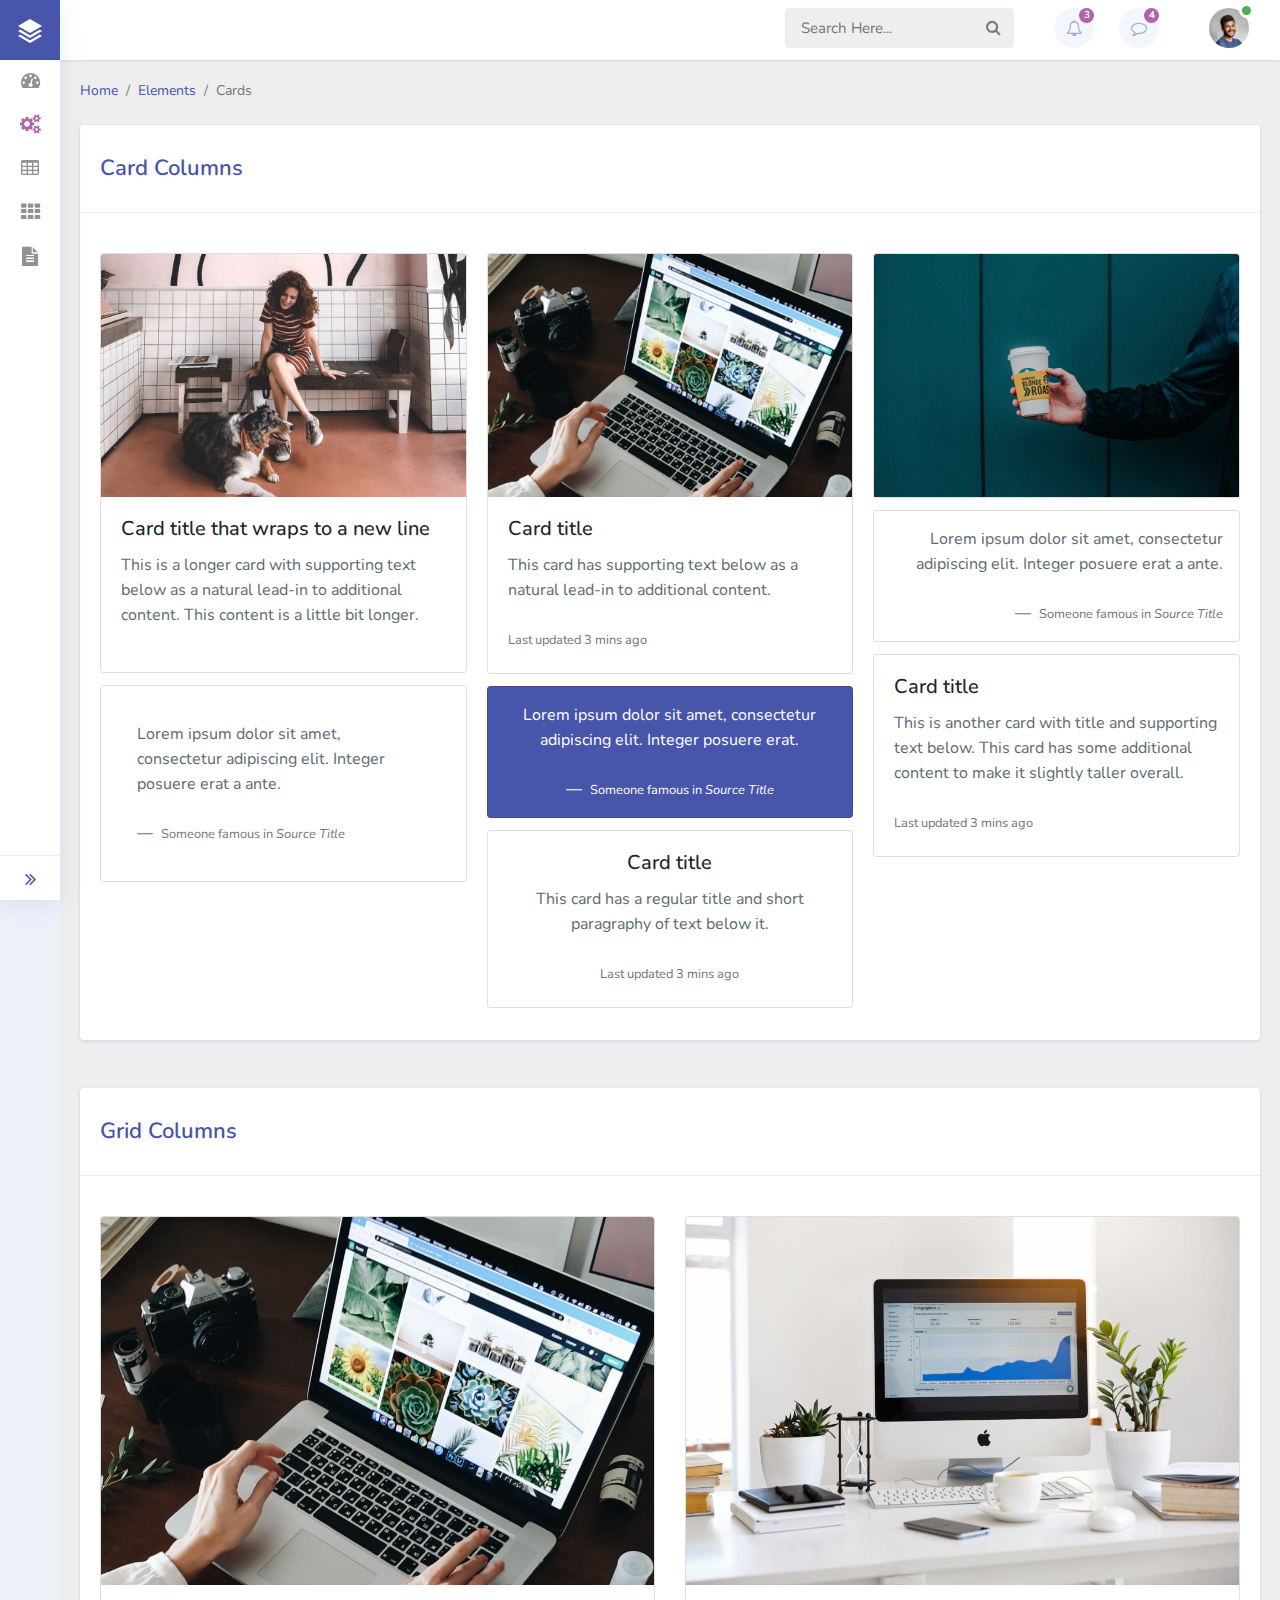
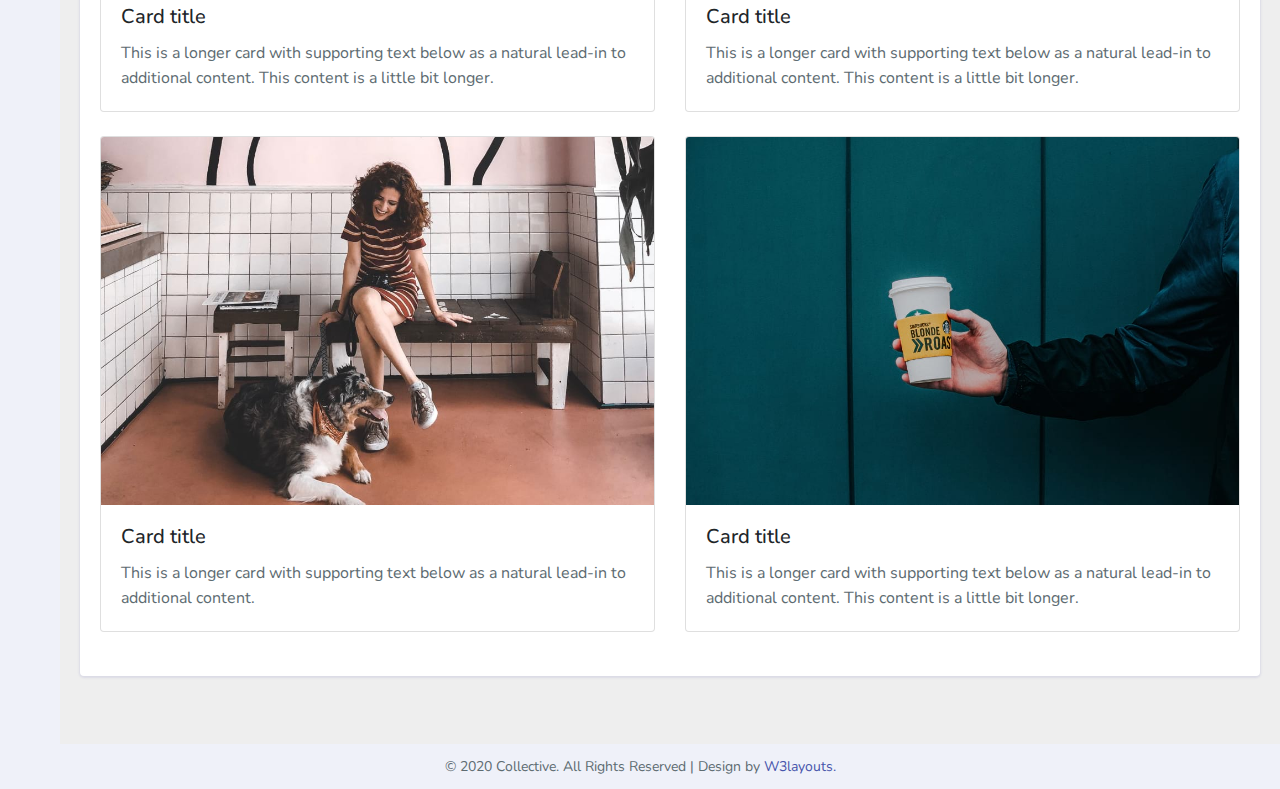
<file: Template25/collective-admin-panel-starter/starter/cards.html>
<!--
Author: W3layouts
Author URL: http://w3layouts.com
-->
<!doctype html>
<html lang="en">

<head>
  <!-- Required meta tags -->
  <meta charset="utf-8">
  <meta name="viewport" content="width=device-width, initial-scale=1, shrink-to-fit=no">

  <title>Collective Admin Panel Flat a Bootstrap Responsive Website Template | Cards :: W3Layouts</title>

  <!-- Template CSS -->
  <link rel="stylesheet" href="assets/css/style-starter.css">

  <!-- google fonts -->
  <link href="//fonts.googleapis.com/css?family=Nunito:300,400,600,700,800,900&display=swap" rel="stylesheet">
</head>

<body class="sidebar-menu-collapsed">
<div class="se-pre-con"></div>
<section>
  <!-- sidebar menu start -->
  <div class="sidebar-menu sticky-sidebar-menu">

    <!-- logo start -->
    <div class="logo">
      <h1><a href="index.html">Collective</a></h1>
    </div>

  <!-- if logo is image enable this -->
    <!-- image logo --
    <div class="logo">
      <a href="index.html">
        <img src="image-path" alt="Your logo" title="Your logo" class="img-fluid" style="height:35px;" />
      </a>
    </div>
    <!-- //image logo -->

    <div class="logo-icon text-center">
      <a href="index.html" title="logo"><img src="assets/images/logo.png" alt="logo-icon"> </a>
    </div>
    <!-- //logo end -->

    <div class="sidebar-menu-inner">

      <!-- sidebar nav start -->
      <ul class="nav nav-pills nav-stacked custom-nav">
        <li><a href="index.html"><i class="fa fa-tachometer"></i><span> Dashboard</span></a>
        </li>
        <li class="menu-list active">
          <a href="#"><i class="fa fa-cogs"></i>
            <span>Elements <i class="lnr lnr-chevron-right"></i></span></a>
          <ul class="sub-menu-list">
            <li><a href="carousels.html">Carousels</a> </li>
            <li><a href="cards.html">Default cards</a> </li>
            <li><a href="people.html">People cards</a></li>
          </ul>
        </li>
        <li><a href="pricing.html"><i class="fa fa-table"></i> <span>Pricing tables</span></a></li>
        <li><a href="blocks.html"><i class="fa fa-th"></i> <span>Content blocks</span></a></li>
        <li><a href="forms.html"><i class="fa fa-file-text"></i> <span>Forms</span></a></li>
      </ul>
      <!-- //sidebar nav end -->
      <!-- toggle button start -->
      <a class="toggle-btn">
        <i class="fa fa-angle-double-left menu-collapsed__left"><span>Collapse Sidebar</span></i>
        <i class="fa fa-angle-double-right menu-collapsed__right"></i>
      </a>
      <!-- //toggle button end -->
    </div>
  </div>
  <!-- //sidebar menu end -->
  <!-- header-starts -->
  <div class="header sticky-header">

    <!-- notification menu start -->
    <div class="menu-right">
      <div class="navbar user-panel-top">
        <div class="search-box">
          <form action="#search-results.html" method="get">
            <input class="search-input" placeholder="Search Here..." type="search" id="search">
            <button class="search-submit" value=""><span class="fa fa-search"></span></button>
          </form>
        </div>
        <div class="user-dropdown-details d-flex">
          <div class="profile_details_left">
            <ul class="nofitications-dropdown">
              <li class="dropdown">
                <a href="#" class="dropdown-toggle" data-toggle="dropdown" aria-expanded="false"><i
                    class="fa fa-bell-o"></i><span class="badge blue">3</span></a>
                <ul class="dropdown-menu">
                  <li>
                    <div class="notification_header">
                      <h3>You have 3 new notifications</h3>
                    </div>
                  </li>
                  <li><a href="#" class="grid">
                      <div class="user_img"><img src="assets/images/avatar1.jpg" alt=""></div>
                      <div class="notification_desc">
                        <p>Johnson purchased template</p>
                        <span>Just Now</span>
                      </div>
                    </a></li>
                  <li class="odd"><a href="#" class="grid">
                      <div class="user_img"><img src="assets/images/avatar2.jpg" alt=""></div>
                      <div class="notification_desc">
                        <p>New customer registered </p>
                        <span>1 hour ago</span>
                      </div>
                    </a></li>
                  <li><a href="#" class="grid">
                      <div class="user_img"><img src="assets/images/avatar3.jpg" alt=""></div>
                      <div class="notification_desc">
                        <p>Lorem ipsum dolor sit amet </p>
                        <span>2 hours ago</span>
                      </div>
                    </a></li>
                  <li>
                    <div class="notification_bottom">
                      <a href="#all" class="bg-primary">See all notifications</a>
                    </div>
                  </li>
                </ul>
              </li>
              <li class="dropdown">
                <a href="#" class="dropdown-toggle" data-toggle="dropdown" aria-expanded="false"><i
                    class="fa fa-comment-o"></i><span class="badge blue">4</span></a>
                <ul class="dropdown-menu">
                  <li>
                    <div class="notification_header">
                      <h3>You have 4 new messages</h3>
                    </div>
                  </li>
                  <li><a href="#" class="grid">
                      <div class="user_img"><img src="assets/images/avatar1.jpg" alt=""></div>
                      <div class="notification_desc">
                        <p>Johnson purchased template</p>
                        <span>Just Now</span>
                      </div>
                    </a></li>
                  <li class="odd"><a href="#" class="grid">
                      <div class="user_img"><img src="assets/images/avatar2.jpg" alt=""></div>
                      <div class="notification_desc">
                        <p>New customer registered </p>
                        <span>1 hour ago</span>
                      </div>
                    </a></li>
                  <li><a href="#" class="grid">
                      <div class="user_img"><img src="assets/images/avatar3.jpg" alt=""></div>
                      <div class="notification_desc">
                        <p>Lorem ipsum dolor sit amet </p>
                        <span>2 hours ago</span>
                      </div>
                    </a></li>
                  <li><a href="#" class="grid">
                      <div class="user_img"><img src="assets/images/avatar1.jpg" alt=""></div>
                      <div class="notification_desc">
                        <p>Johnson purchased template</p>
                        <span>Just Now</span>
                      </div>
                    </a></li>
                  <li>
                    <div class="notification_bottom">
                      <a href="#all" class="bg-primary">See all messages</a>
                    </div>
                  </li>
                </ul>
              </li>
            </ul>
          </div>
          <div class="profile_details">
            <ul>
              <li class="dropdown profile_details_drop">
                <a href="#" class="dropdown-toggle" data-toggle="dropdown" id="dropdownMenu3" aria-haspopup="true"
                  aria-expanded="false">
                  <div class="profile_img">
                    <img src="assets/images/profileimg.jpg" class="rounded-circle" alt="" />
                    <div class="user-active">
                      <span></span>
                    </div>
                  </div>
                </a>
                <ul class="dropdown-menu drp-mnu" aria-labelledby="dropdownMenu3">
                  <li class="user-info">
                    <h5 class="user-name">John Deo</h5>
                    <span class="status ml-2">Available</span>
                  </li>
                  <li> <a href="#"><i class="lnr lnr-user"></i>My Profile</a> </li>
                  <li> <a href="#"><i class="lnr lnr-users"></i>1k Followers</a> </li>
                  <li> <a href="#"><i class="lnr lnr-cog"></i>Setting</a> </li>
                  <li> <a href="#"><i class="lnr lnr-heart"></i>100 Likes</a> </li>
                  <li class="logout"> <a href="#sign-up.html"><i class="fa fa-power-off"></i> Logout</a> </li>
                </ul>
              </li>
            </ul>
          </div>
        </div>
      </div>
    </div>
    <!--notification menu end -->
  </div>
  <!-- //header-ends -->
  <!-- main content start -->
  <div class="main-content">
    <!-- content -->
    <div class="container-fluid content-top-gap">
      <!-- breadcrumbs -->
      <nav aria-label="breadcrumb" class="mb-4">
        <ol class="breadcrumb my-breadcrumb">
          <li class="breadcrumb-item"><a href="index.html">Home</a></li>
          <li class="breadcrumb-item"><a href="#">Elements</a></li>
          <li class="breadcrumb-item active" aria-current="page">Cards</li>
        </ol>
      </nav>
      <!-- //breadcrumbs -->
      <!-- cards -->
      <section class="template-cards">
        <!-- Card Columns -->
        <div class="card card_border mb-5">
          <div class="cards__heading">
            <h3>Card Columns</h3>
          </div>
          <div class="card-body">
            <div class="card-columns">
              <div class="card">
                <img src="assets/images/cart.jpg" class="card-img-top" alt="...">
                <div class="card-body">
                  <h5 class="card-title">Card title that wraps to a new line</h5>
                  <p class="card-text mb-4">This is a longer card with supporting text below as a natural lead-in to
                    additional content. This content is a little bit longer.</p>
                </div>
              </div>
              <div class="card p-3">
                <blockquote class="blockquote mb-0 card-body">
                  <p class="mb-4">Lorem ipsum dolor sit amet, consectetur adipiscing elit. Integer posuere erat a ante.
                  </p>
                  <footer class="blockquote-footer">
                    <small class="text-muted">
                      Someone famous in <cite title="Source Title">Source Title</cite>
                    </small>
                  </footer>
                </blockquote>
              </div>
              <div class="card">
                <img src="assets/images/template2.jpg" class="card-img-top" alt="...">
                <div class="card-body">
                  <h5 class="card-title">Card title</h5>
                  <p class="card-text  mb-4">This card has supporting text below as a natural lead-in to additional
                    content.
                  </p>
                  <p class="card-text"><small class="text-muted">Last updated 3 mins ago</small></p>
                </div>
              </div>
              <div class="card bg-primary text-white text-center p-3">
                <blockquote class="blockquote mb-0">
                  <p class="text-white mb-4">Lorem ipsum dolor sit amet, consectetur adipiscing elit. Integer posuere
                    erat.
                  </p>
                  <footer class="blockquote-footer text-white">
                    <small>
                      Someone famous in <cite title="Source Title">Source Title</cite>
                    </small>
                  </footer>
                </blockquote>
              </div>
              <div class="card text-center">
                <div class="card-body">
                  <h5 class="card-title">Card title</h5>
                  <p class="card-text  mb-4">This card has a regular title and short paragraphy of text below it.</p>
                  <p class="card-text"><small class="text-muted">Last updated 3 mins ago</small></p>
                </div>
              </div>
              <div class="card">
                <img src="assets/images/dashboard.jpg" class="card-img-top" alt="...">
              </div>
              <div class="card p-3 text-right">
                <blockquote class="blockquote mb-0">
                  <p class="mb-4">Lorem ipsum dolor sit amet, consectetur adipiscing elit. Integer posuere erat a ante.
                  </p>
                  <footer class="blockquote-footer">
                    <small class="text-muted">
                      Someone famous in <cite title="Source Title">Source Title</cite>
                    </small>
                  </footer>
                </blockquote>
              </div>
              <div class="card">
                <div class="card-body">
                  <h5 class="card-title">Card title</h5>
                  <p class="card-text  mb-4">This is another card with title and supporting text below. This card has
                    some
                    additional content to make it slightly taller overall.</p>
                  <p class="card-text"><small class="text-muted">Last updated 3 mins ago</small></p>
                </div>
              </div>
            </div>
          </div>
        </div>
        <!-- /Card Columns -->

        <!-- Grid Columns -->
        <div class="card card_border mb-5">
          <div class="cards__heading">
            <h3>Grid Columns</h3>
          </div>
          <div class="card-body">
            <div class="row row-cols-1 row-cols-md-2">
              <div class="col mb-4">
                <div class="card">
                  <img src="assets/images/template2.jpg" class="card-img-top" alt="...">
                  <div class="card-body">
                    <h5 class="card-title">Card title</h5>
                    <p class="card-text">This is a longer card with supporting text below as a natural lead-in to
                      additional
                      content. This content is a little bit longer.</p>
                  </div>
                </div>
              </div>
              <div class="col mb-4">
                <div class="card">
                  <img src="assets/images/desk.jpg" class="card-img-top" alt="...">
                  <div class="card-body">
                    <h5 class="card-title">Card title</h5>
                    <p class="card-text">This is a longer card with supporting text below as a natural lead-in to
                      additional
                      content. This content is a little bit longer.</p>
                  </div>
                </div>
              </div>
              <div class="col mb-4">
                <div class="card">
                  <img src="assets/images/cart.jpg" class="card-img-top" alt="...">
                  <div class="card-body">
                    <h5 class="card-title">Card title</h5>
                    <p class="card-text">This is a longer card with supporting text below as a natural lead-in to
                      additional
                      content.</p>
                  </div>
                </div>
              </div>
              <div class="col mb-4">
                <div class="card">
                  <img src="assets/images/dashboard.jpg" class="card-img-top" alt="...">
                  <div class="card-body">
                    <h5 class="card-title">Card title</h5>
                    <p class="card-text">This is a longer card with supporting text below as a natural lead-in to
                      additional
                      content. This content is a little bit longer.</p>
                  </div>
                </div>
              </div>
            </div>
          </div>
        </div>
        <!-- /Grid Columns -->

      </section>
      <!-- //cards -->

    </div>
    <!-- //content -->
  </div>
  <!-- main content end-->
  </section>
<!--footer section start-->
<footer class="dashboard">
  <p>&copy 2020 Collective. All Rights Reserved | Design by <a href="https://w3layouts.com/" target="_blank"
      class="text-primary">W3layouts.</a></p>
</footer>
<!--footer section end-->
<!-- move top -->
<button onclick="topFunction()" id="movetop" class="bg-primary" title="Go to top">
  <span class="fa fa-angle-up"></span>
</button>
<script>
  // When the user scrolls down 20px from the top of the document, show the button
  window.onscroll = function () {
    scrollFunction()
  };

  function scrollFunction() {
    if (document.body.scrollTop > 20 || document.documentElement.scrollTop > 20) {
      document.getElementById("movetop").style.display = "block";
    } else {
      document.getElementById("movetop").style.display = "none";
    }
  }

  // When the user clicks on the button, scroll to the top of the document
  function topFunction() {
    document.body.scrollTop = 0;
    document.documentElement.scrollTop = 0;
  }
</script>
<!-- /move top -->


<script src="assets/js/jquery-3.3.1.min.js"></script>
<script src="assets/js/jquery-1.10.2.min.js"></script>

<!-- chart js -->
<script src="assets/js/Chart.min.js"></script>
<script src="assets/js/utils.js"></script>
<!-- //chart js -->

<!-- Different scripts of charts.  Ex.Barchart, Linechart -->
<script src="assets/js/bar.js"></script>
<script src="assets/js/linechart.js"></script>
<!-- //Different scripts of charts.  Ex.Barchart, Linechart -->


<script src="assets/js/jquery.nicescroll.js"></script>
<script src="assets/js/scripts.js"></script>

<!-- close script -->
<script>
  var closebtns = document.getElementsByClassName("close-grid");
  var i;

  for (i = 0; i < closebtns.length; i++) {
    closebtns[i].addEventListener("click", function () {
      this.parentElement.style.display = 'none';
    });
  }
</script>
<!-- //close script -->

<!-- disable body scroll when navbar is in active -->
<script>
  $(function () {
    $('.sidebar-menu-collapsed').click(function () {
      $('body').toggleClass('noscroll');
    })
  });
</script>
<!-- disable body scroll when navbar is in active -->

 <!-- loading-gif Js -->
 <script src="assets/js/modernizr.js"></script>
 <script>
     $(window).load(function () {
         // Animate loader off screen
         $(".se-pre-con").fadeOut("slow");;
     });
 </script>
 <!--// loading-gif Js -->

<!-- Bootstrap Core JavaScript -->
<script src="assets/js/bootstrap.min.js"></script>


</body>

</html>
</file>
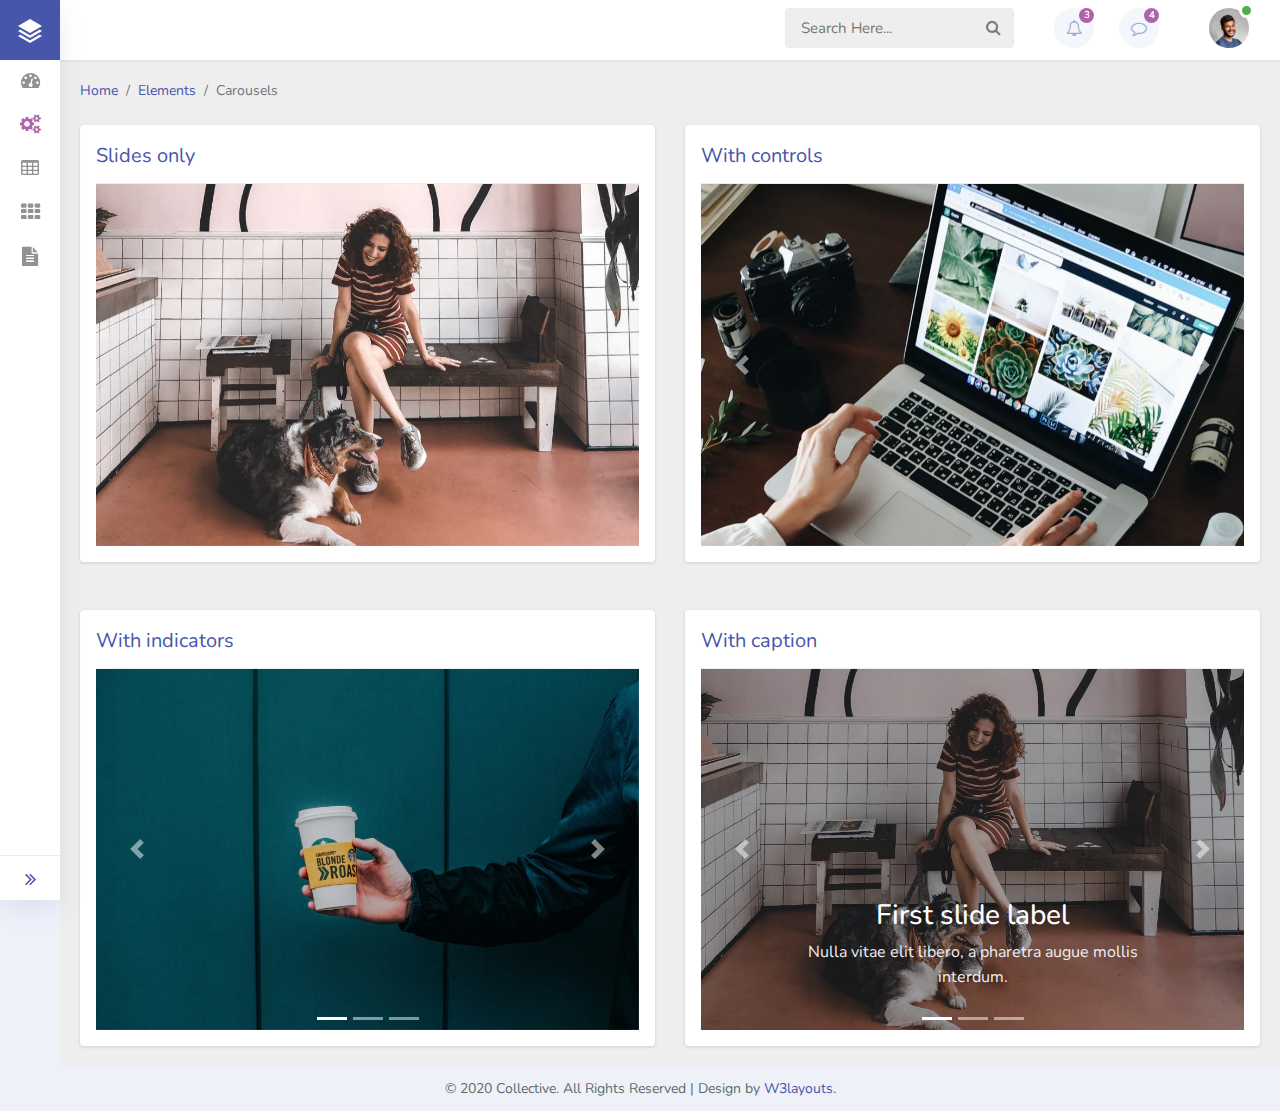
<file: Template25/collective-admin-panel-starter/starter/carousels.html>
<!--
Author: W3layouts
Author URL: http://w3layouts.com
-->
<!doctype html>
<html lang="en">

<head>
  <!-- Required meta tags -->
  <meta charset="utf-8">
  <meta name="viewport" content="width=device-width, initial-scale=1, shrink-to-fit=no">

  <title>Collective Admin Panel a Flat Bootstrap Responsive Website Template | Carousels :: W3Layouts</title>

  <!-- Template CSS -->
  <link rel="stylesheet" href="assets/css/style-starter.css">

  <!-- google fonts -->
  <link href="//fonts.googleapis.com/css?family=Nunito:300,400,600,700,800,900&display=swap" rel="stylesheet">
</head>

<body class="sidebar-menu-collapsed">
  <div class="se-pre-con"></div>
<section>
  <!-- sidebar menu start -->
  <div class="sidebar-menu sticky-sidebar-menu">

    <!-- logo start -->
    <div class="logo">
      <h1><a href="index.html">Collective</a></h1>
    </div>

  <!-- if logo is image enable this -->
    <!-- image logo --
    <div class="logo">
      <a href="index.html">
        <img src="image-path" alt="Your logo" title="Your logo" class="img-fluid" style="height:35px;" />
      </a>
    </div>
    <!-- //image logo -->

    <div class="logo-icon text-center">
      <a href="index.html" title="logo"><img src="assets/images/logo.png" alt="logo-icon"> </a>
    </div>
    <!-- //logo end -->

    <div class="sidebar-menu-inner">

      <!-- sidebar nav start -->
      <ul class="nav nav-pills nav-stacked custom-nav">
        <li><a href="index.html"><i class="fa fa-tachometer"></i><span> Dashboard</span></a>
        </li>
        <li class="menu-list active">
          <a href="#"><i class="fa fa-cogs"></i>
            <span>Elements <i class="lnr lnr-chevron-right"></i></span></a>
          <ul class="sub-menu-list">
            <li><a href="carousels.html">Carousels</a> </li>
            <li><a href="cards.html">Default cards</a> </li>
            <li><a href="people.html">People cards</a></li>
          </ul>
        </li>
        <li><a href="pricing.html"><i class="fa fa-table"></i> <span>Pricing tables</span></a></li>
        <li><a href="blocks.html"><i class="fa fa-th"></i> <span>Content blocks</span></a></li>
        <li><a href="forms.html"><i class="fa fa-file-text"></i> <span>Forms</span></a></li>
      </ul>
      <!-- //sidebar nav end -->
      <!-- toggle button start -->
      <a class="toggle-btn">
        <i class="fa fa-angle-double-left menu-collapsed__left"><span>Collapse Sidebar</span></i>
        <i class="fa fa-angle-double-right menu-collapsed__right"></i>
      </a>
      <!-- //toggle button end -->
    </div>
  </div>
  <!-- //sidebar menu end -->
  <!-- header-starts -->
  <div class="header sticky-header">

    <!-- notification menu start -->
    <div class="menu-right">
      <div class="navbar user-panel-top">
        <div class="search-box">
          <form action="#search-results.html" method="get">
            <input class="search-input" placeholder="Search Here..." type="search" id="search">
            <button class="search-submit" value=""><span class="fa fa-search"></span></button>
          </form>
        </div>
        <div class="user-dropdown-details d-flex">
          <div class="profile_details_left">
            <ul class="nofitications-dropdown">
              <li class="dropdown">
                <a href="#" class="dropdown-toggle" data-toggle="dropdown" aria-expanded="false"><i
                    class="fa fa-bell-o"></i><span class="badge blue">3</span></a>
                <ul class="dropdown-menu">
                  <li>
                    <div class="notification_header">
                      <h3>You have 3 new notifications</h3>
                    </div>
                  </li>
                  <li><a href="#" class="grid">
                      <div class="user_img"><img src="assets/images/avatar1.jpg" alt=""></div>
                      <div class="notification_desc">
                        <p>Johnson purchased template</p>
                        <span>Just Now</span>
                      </div>
                    </a></li>
                  <li class="odd"><a href="#" class="grid">
                      <div class="user_img"><img src="assets/images/avatar2.jpg" alt=""></div>
                      <div class="notification_desc">
                        <p>New customer registered </p>
                        <span>1 hour ago</span>
                      </div>
                    </a></li>
                  <li><a href="#" class="grid">
                      <div class="user_img"><img src="assets/images/avatar3.jpg" alt=""></div>
                      <div class="notification_desc">
                        <p>Lorem ipsum dolor sit amet </p>
                        <span>2 hours ago</span>
                      </div>
                    </a></li>
                  <li>
                    <div class="notification_bottom">
                      <a href="#all" class="bg-primary">See all notifications</a>
                    </div>
                  </li>
                </ul>
              </li>
              <li class="dropdown">
                <a href="#" class="dropdown-toggle" data-toggle="dropdown" aria-expanded="false"><i
                    class="fa fa-comment-o"></i><span class="badge blue">4</span></a>
                <ul class="dropdown-menu">
                  <li>
                    <div class="notification_header">
                      <h3>You have 4 new messages</h3>
                    </div>
                  </li>
                  <li><a href="#" class="grid">
                      <div class="user_img"><img src="assets/images/avatar1.jpg" alt=""></div>
                      <div class="notification_desc">
                        <p>Johnson purchased template</p>
                        <span>Just Now</span>
                      </div>
                    </a></li>
                  <li class="odd"><a href="#" class="grid">
                      <div class="user_img"><img src="assets/images/avatar2.jpg" alt=""></div>
                      <div class="notification_desc">
                        <p>New customer registered </p>
                        <span>1 hour ago</span>
                      </div>
                    </a></li>
                  <li><a href="#" class="grid">
                      <div class="user_img"><img src="assets/images/avatar3.jpg" alt=""></div>
                      <div class="notification_desc">
                        <p>Lorem ipsum dolor sit amet </p>
                        <span>2 hours ago</span>
                      </div>
                    </a></li>
                  <li><a href="#" class="grid">
                      <div class="user_img"><img src="assets/images/avatar1.jpg" alt=""></div>
                      <div class="notification_desc">
                        <p>Johnson purchased template</p>
                        <span>Just Now</span>
                      </div>
                    </a></li>
                  <li>
                    <div class="notification_bottom">
                      <a href="#all" class="bg-primary">See all messages</a>
                    </div>
                  </li>
                </ul>
              </li>
            </ul>
          </div>
          <div class="profile_details">
            <ul>
              <li class="dropdown profile_details_drop">
                <a href="#" class="dropdown-toggle" data-toggle="dropdown" id="dropdownMenu3" aria-haspopup="true"
                  aria-expanded="false">
                  <div class="profile_img">
                    <img src="assets/images/profileimg.jpg" class="rounded-circle" alt="" />
                    <div class="user-active">
                      <span></span>
                    </div>
                  </div>
                </a>
                <ul class="dropdown-menu drp-mnu" aria-labelledby="dropdownMenu3">
                  <li class="user-info">
                    <h5 class="user-name">John Deo</h5>
                    <span class="status ml-2">Available</span>
                  </li>
                  <li> <a href="#"><i class="lnr lnr-user"></i>My Profile</a> </li>
                  <li> <a href="#"><i class="lnr lnr-users"></i>1k Followers</a> </li>
                  <li> <a href="#"><i class="lnr lnr-cog"></i>Setting</a> </li>
                  <li> <a href="#"><i class="lnr lnr-heart"></i>100 Likes</a> </li>
                  <li class="logout"> <a href="#sign-up.html"><i class="fa fa-power-off"></i> Logout</a> </li>
                </ul>
              </li>
            </ul>
          </div>
        </div>
      </div>
    </div>
    <!--notification menu end -->
  </div>
  <!-- //header-ends -->
  <!-- main content start -->
<div class="main-content">

  <!-- content -->
  <div class="container-fluid content-top-gap">

    <!-- breadcrumbs -->
    <nav aria-label="breadcrumb" class="mb-4">
      <ol class="breadcrumb my-breadcrumb">
        <li class="breadcrumb-item"><a href="index.html">Home</a></li>
        <li class="breadcrumb-item"><a href="#">Elements</a></li>
        <li class="breadcrumb-item active" aria-current="page">Carousels</li>
      </ol>
    </nav>
    <!-- //breadcrumbs -->

    <!-- carousels -->
    <div class="row">
      <div class="col-lg-6">
        <div class="p-3 card card_border">
          <div class="pl-0 pt-0 card-header chart-grid__header">
            Slides only
          </div>
          <div id="carouselExampleSlidesOnly" class="carousel slide" data-ride="carousel">
            <div class="carousel-inner">
              <div class="carousel-item active">
                <img src="assets/images/cart.jpg" class="d-block w-100" alt="...">
              </div>
              <div class="carousel-item">
                <img src="assets/images/template2.jpg" class="d-block w-100" alt="...">
              </div>
              <div class="carousel-item">
                <img src="assets/images/dashboard.jpg" class="d-block w-100" alt="...">
              </div>
            </div>
          </div>
        </div>
      </div>
      <div class="col-lg-6 mt-lg-0 mt-5">
        <div class="p-3 card card_border">
          <div class="pl-0 pt-0 card-header chart-grid__header">
            With controls
          </div>

          <div id="carouselExampleControls" class="carousel slide" data-ride="carousel">
            <div class="carousel-inner">
              <div class="carousel-item active">
                <img src="assets/images/template2.jpg" class="d-block w-100" alt="...">
              </div>
              <div class="carousel-item">
                <img src="assets/images/dashboard.jpg" class="d-block w-100" alt="...">
              </div>
              <div class="carousel-item">
                <img src="assets/images/cart.jpg" class="d-block w-100" alt="...">
              </div>
            </div>
            <a class="carousel-control-prev" href="#carouselExampleControls" role="button" data-slide="prev">
              <span class="carousel-control-prev-icon" aria-hidden="true"></span>
              <span class="sr-only">Previous</span>
            </a>
            <a class="carousel-control-next" href="#carouselExampleControls" role="button" data-slide="next">
              <span class="carousel-control-next-icon" aria-hidden="true"></span>
              <span class="sr-only">Next</span>
            </a>
          </div>
        </div>
      </div>
    </div>


    <div class="row">
      <div class="col-lg-6 mt-5">
        <div class="p-3 card card_border">
          <div class="pl-0 pt-0 card-header chart-grid__header">
            With indicators
          </div>
          <div id="carouselExampleIndicators" class="carousel slide" data-ride="carousel">
            <ol class="carousel-indicators">
              <li data-target="#carouselExampleIndicators" data-slide-to="0" class="active"></li>
              <li data-target="#carouselExampleIndicators" data-slide-to="1"></li>
              <li data-target="#carouselExampleIndicators" data-slide-to="2"></li>
            </ol>
            <div class="carousel-inner">
              <div class="carousel-item active">
                <img src="assets/images/dashboard.jpg" class="d-block w-100" alt="...">
              </div>
              <div class="carousel-item">
                <img src="assets/images/cart.jpg" class="d-block w-100" alt="...">
              </div>
              <div class="carousel-item">
                <img src="assets/images/template2.jpg" class="d-block w-100" alt="...">
              </div>
            </div>
            <a class="carousel-control-prev" href="#carouselExampleIndicators" role="button" data-slide="prev">
              <span class="carousel-control-prev-icon" aria-hidden="true"></span>
              <span class="sr-only">Previous</span>
            </a>
            <a class="carousel-control-next" href="#carouselExampleIndicators" role="button" data-slide="next">
              <span class="carousel-control-next-icon" aria-hidden="true"></span>
              <span class="sr-only">Next</span>
            </a>
          </div>
        </div>
      </div>
      <div class="col-lg-6 mt-5">
        <div class="p-3 card card_border">
          <div class="pl-0 pt-0 card-header chart-grid__header">
            With caption
          </div>

          <div id="carouselExampleCaptions" class="carousel slide" data-ride="carousel">
            <ol class="carousel-indicators">
              <li data-target="#carouselExampleCaptions" data-slide-to="0" class="active"></li>
              <li data-target="#carouselExampleCaptions" data-slide-to="1"></li>
              <li data-target="#carouselExampleCaptions" data-slide-to="2"></li>
            </ol>
            <div class="carousel-inner">
              <div class="carousel-item active layer">
                <img src="assets/images/cart.jpg" class="d-block w-100" alt="...">
                <div class="carousel-caption d-none d-md-block">
                  <h3>First slide label</h3>
                  <p>Nulla vitae elit libero, a pharetra augue mollis interdum.</p>
                </div>
              </div>
              <div class="carousel-item layer">
                <img src="assets/images/template2.jpg" class="d-block w-100" alt="...">
                <div class="carousel-caption d-none d-md-block">
                  <h3>Second slide label</h3>
                  <p>Lorem ipsum dolor sit amet, consectetur adipiscing elit.</p>
                </div>
              </div>
              <div class="carousel-item layer">
                <img src="assets/images/dashboard.jpg" class="d-block w-100" alt="...">
                <div class="carousel-caption d-none d-md-block">
                  <h3>Third slide label</h3>
                  <p>Praesent commodo cursus magna, vel scelerisque nisl consectetur.</p>
                </div>
              </div>
            </div>
            <a class="carousel-control-prev" href="#carouselExampleCaptions" role="button" data-slide="prev">
              <span class="carousel-control-prev-icon" aria-hidden="true"></span>
              <span class="sr-only">Previous</span>
            </a>
            <a class="carousel-control-next" href="#carouselExampleCaptions" role="button" data-slide="next">
              <span class="carousel-control-next-icon" aria-hidden="true"></span>
              <span class="sr-only">Next</span>
            </a>
          </div>
        </div>
      </div>
    </div>
    <!-- carousels -->


  </div>
  <!-- //content -->

</div>
<!-- main content end-->
</section>
  <!--footer section start-->
<footer class="dashboard">
  <p>&copy 2020 Collective. All Rights Reserved | Design by <a href="https://w3layouts.com/" target="_blank"
      class="text-primary">W3layouts.</a></p>
</footer>
<!--footer section end-->
<!-- move top -->
<button onclick="topFunction()" id="movetop" class="bg-primary" title="Go to top">
  <span class="fa fa-angle-up"></span>
</button>
<script>
  // When the user scrolls down 20px from the top of the document, show the button
  window.onscroll = function () {
    scrollFunction()
  };

  function scrollFunction() {
    if (document.body.scrollTop > 20 || document.documentElement.scrollTop > 20) {
      document.getElementById("movetop").style.display = "block";
    } else {
      document.getElementById("movetop").style.display = "none";
    }
  }

  // When the user clicks on the button, scroll to the top of the document
  function topFunction() {
    document.body.scrollTop = 0;
    document.documentElement.scrollTop = 0;
  }
</script>
<!-- /move top -->


<script src="assets/js/jquery-3.3.1.min.js"></script>
<script src="assets/js/jquery-1.10.2.min.js"></script>

<!-- chart js -->
<script src="assets/js/Chart.min.js"></script>
<script src="assets/js/utils.js"></script>
<!-- //chart js -->

<!-- Different scripts of charts.  Ex.Barchart, Linechart -->
<script src="assets/js/bar.js"></script>
<script src="assets/js/linechart.js"></script>
<!-- //Different scripts of charts.  Ex.Barchart, Linechart -->


<script src="assets/js/jquery.nicescroll.js"></script>
<script src="assets/js/scripts.js"></script>

<!-- close script -->
<script>
  var closebtns = document.getElementsByClassName("close-grid");
  var i;

  for (i = 0; i < closebtns.length; i++) {
    closebtns[i].addEventListener("click", function () {
      this.parentElement.style.display = 'none';
    });
  }
</script>
<!-- //close script -->

<!-- disable body scroll when navbar is in active -->
<script>
  $(function () {
    $('.sidebar-menu-collapsed').click(function () {
      $('body').toggleClass('noscroll');
    })
  });
</script>
<!-- disable body scroll when navbar is in active -->

 <!-- loading-gif Js -->
 <script src="assets/js/modernizr.js"></script>
 <script>
     $(window).load(function () {
         // Animate loader off screen
         $(".se-pre-con").fadeOut("slow");;
     });
 </script>
 <!--// loading-gif Js -->

<!-- Bootstrap Core JavaScript -->
<script src="assets/js/bootstrap.min.js"></script>

</body>

</html>
</file>
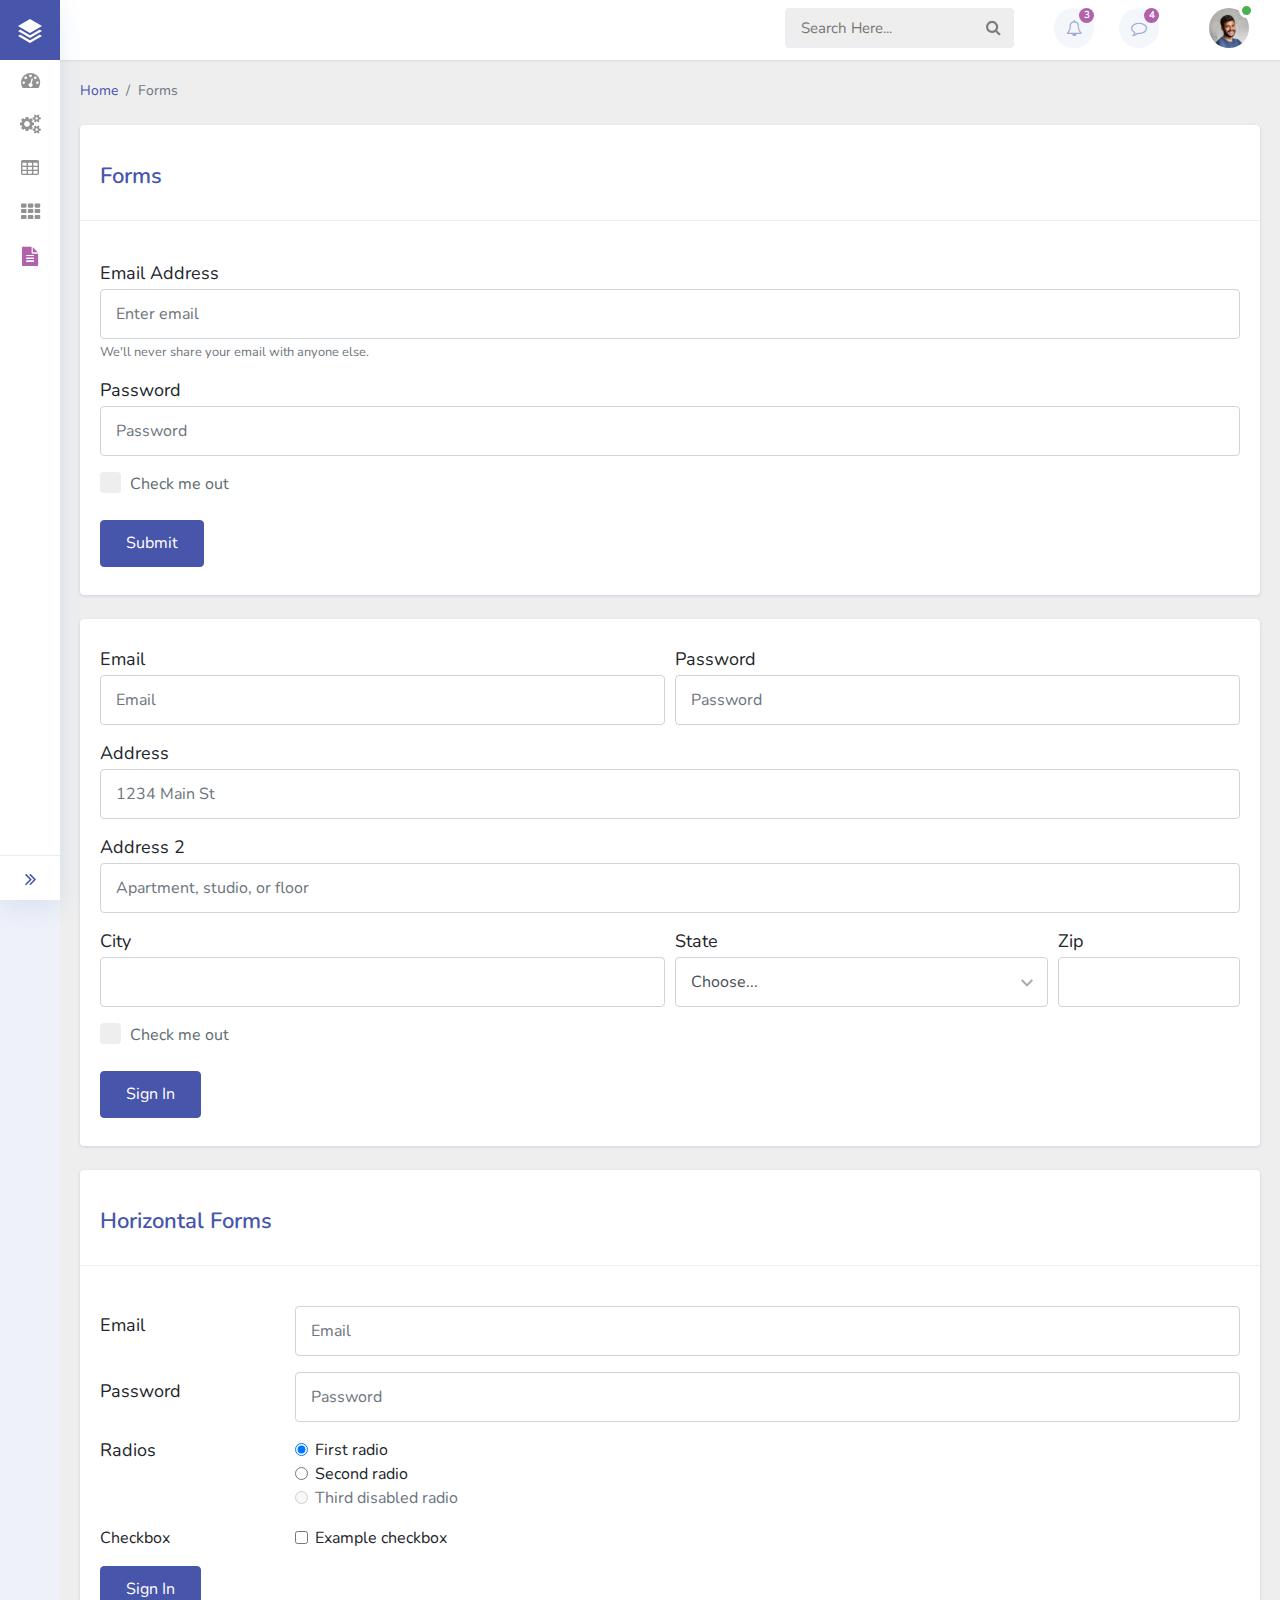
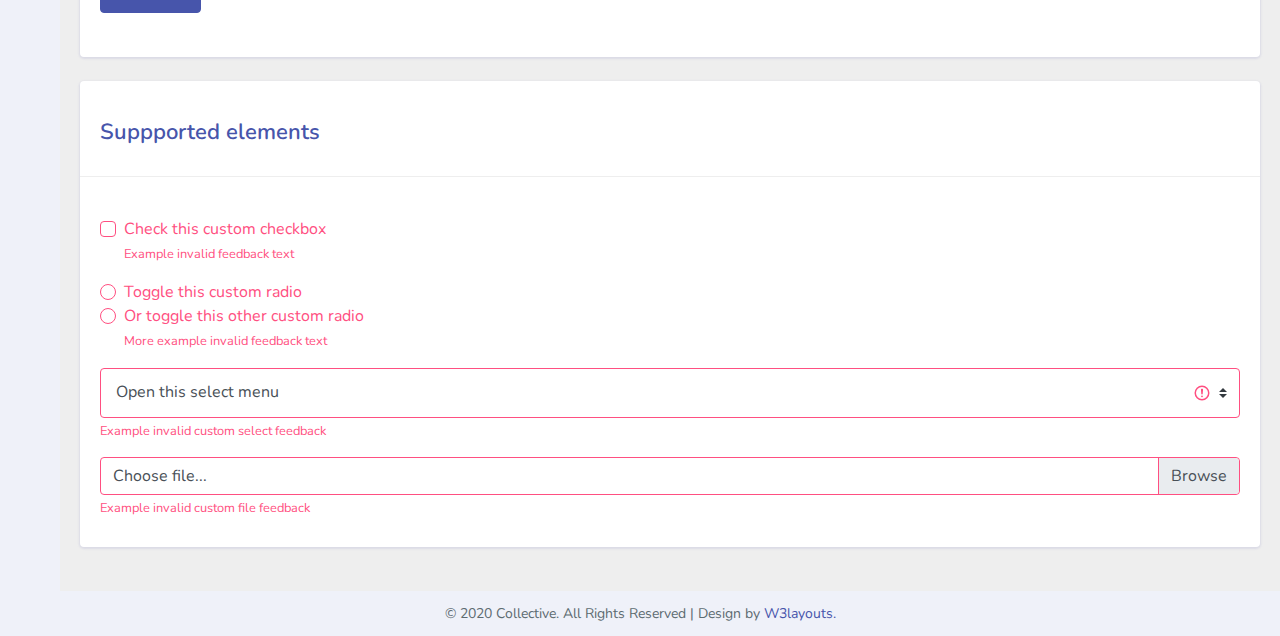
<file: Template25/collective-admin-panel-starter/starter/forms.html>
<!--
Author: W3layouts
Author URL: http://w3layouts.com
-->
<!doctype html>
<html lang="en">

<head>
  <!-- Required meta tags -->
  <meta charset="utf-8">
  <meta name="viewport" content="width=device-width, initial-scale=1, shrink-to-fit=no">

  <title>Collective Admin Panel a Flat Bootstrap Responsive Website Template | Forms :: W3Layouts</title>

  <!-- Template CSS -->
  <link rel="stylesheet" href="assets/css/style-starter.css">

  <!-- google fonts -->
  <link href="//fonts.googleapis.com/css?family=Nunito:300,400,600,700,800,900&display=swap" rel="stylesheet">
</head>

<body class="sidebar-menu-collapsed">
<div class="se-pre-con"></div>
<section>
  <!-- sidebar menu start -->
  <div class="sidebar-menu sticky-sidebar-menu">

    <!-- logo start -->
    <div class="logo">
      <h1><a href="index.html">Collective</a></h1>
    </div>

  <!-- if logo is image enable this -->
    <!-- image logo --
    <div class="logo">
      <a href="index.html">
        <img src="image-path" alt="Your logo" title="Your logo" class="img-fluid" style="height:35px;" />
      </a>
    </div>
    <!-- //image logo -->

    <div class="logo-icon text-center">
      <a href="index.html" title="logo"><img src="assets/images/logo.png" alt="logo-icon"> </a>
    </div>
    <!-- //logo end -->

    <div class="sidebar-menu-inner">

      <!-- sidebar nav start -->
      <ul class="nav nav-pills nav-stacked custom-nav">
        <li><a href="index.html"><i class="fa fa-tachometer"></i><span> Dashboard</span></a>
        </li>
        <li class="menu-list">
          <a href="#"><i class="fa fa-cogs"></i>
            <span>Elements <i class="lnr lnr-chevron-right"></i></span></a>
          <ul class="sub-menu-list">
            <li><a href="carousels.html">Carousels</a> </li>
            <li><a href="cards.html">Default cards</a> </li>
            <li><a href="people.html">People cards</a></li>
          </ul>
        </li>
        <li><a href="pricing.html"><i class="fa fa-table"></i> <span>Pricing tables</span></a></li>
        <li><a href="blocks.html"><i class="fa fa-th"></i> <span>Content blocks</span></a></li>
        <li class="active"><a href="forms.html"><i class="fa fa-file-text"></i> <span>Forms</span></a></li>
      </ul>
      <!-- //sidebar nav end -->
      <!-- toggle button start -->
      <a class="toggle-btn">
        <i class="fa fa-angle-double-left menu-collapsed__left"><span>Collapse Sidebar</span></i>
        <i class="fa fa-angle-double-right menu-collapsed__right"></i>
      </a>
      <!-- //toggle button end -->
    </div>
  </div>
  <!-- //sidebar menu end -->
  <!-- header-starts -->
  <div class="header sticky-header">

    <!-- notification menu start -->
    <div class="menu-right">
      <div class="navbar user-panel-top">
        <div class="search-box">
          <form action="#search-results.html" method="get">
            <input class="search-input" placeholder="Search Here..." type="search" id="search">
            <button class="search-submit" value=""><span class="fa fa-search"></span></button>
          </form>
        </div>
        <div class="user-dropdown-details d-flex">
          <div class="profile_details_left">
            <ul class="nofitications-dropdown">
              <li class="dropdown">
                <a href="#" class="dropdown-toggle" data-toggle="dropdown" aria-expanded="false"><i
                    class="fa fa-bell-o"></i><span class="badge blue">3</span></a>
                <ul class="dropdown-menu">
                  <li>
                    <div class="notification_header">
                      <h3>You have 3 new notifications</h3>
                    </div>
                  </li>
                  <li><a href="#" class="grid">
                      <div class="user_img"><img src="assets/images/avatar1.jpg" alt=""></div>
                      <div class="notification_desc">
                        <p>Johnson purchased template</p>
                        <span>Just Now</span>
                      </div>
                    </a></li>
                  <li class="odd"><a href="#" class="grid">
                      <div class="user_img"><img src="assets/images/avatar2.jpg" alt=""></div>
                      <div class="notification_desc">
                        <p>New customer registered </p>
                        <span>1 hour ago</span>
                      </div>
                    </a></li>
                  <li><a href="#" class="grid">
                      <div class="user_img"><img src="assets/images/avatar3.jpg" alt=""></div>
                      <div class="notification_desc">
                        <p>Lorem ipsum dolor sit amet </p>
                        <span>2 hours ago</span>
                      </div>
                    </a></li>
                  <li>
                    <div class="notification_bottom">
                      <a href="#all" class="bg-primary">See all notifications</a>
                    </div>
                  </li>
                </ul>
              </li>
              <li class="dropdown">
                <a href="#" class="dropdown-toggle" data-toggle="dropdown" aria-expanded="false"><i
                    class="fa fa-comment-o"></i><span class="badge blue">4</span></a>
                <ul class="dropdown-menu">
                  <li>
                    <div class="notification_header">
                      <h3>You have 4 new messages</h3>
                    </div>
                  </li>
                  <li><a href="#" class="grid">
                      <div class="user_img"><img src="assets/images/avatar1.jpg" alt=""></div>
                      <div class="notification_desc">
                        <p>Johnson purchased template</p>
                        <span>Just Now</span>
                      </div>
                    </a></li>
                  <li class="odd"><a href="#" class="grid">
                      <div class="user_img"><img src="assets/images/avatar2.jpg" alt=""></div>
                      <div class="notification_desc">
                        <p>New customer registered </p>
                        <span>1 hour ago</span>
                      </div>
                    </a></li>
                  <li><a href="#" class="grid">
                      <div class="user_img"><img src="assets/images/avatar3.jpg" alt=""></div>
                      <div class="notification_desc">
                        <p>Lorem ipsum dolor sit amet </p>
                        <span>2 hours ago</span>
                      </div>
                    </a></li>
                  <li><a href="#" class="grid">
                      <div class="user_img"><img src="assets/images/avatar1.jpg" alt=""></div>
                      <div class="notification_desc">
                        <p>Johnson purchased template</p>
                        <span>Just Now</span>
                      </div>
                    </a></li>
                  <li>
                    <div class="notification_bottom">
                      <a href="#all" class="bg-primary">See all messages</a>
                    </div>
                  </li>
                </ul>
              </li>
            </ul>
          </div>
          <div class="profile_details">
            <ul>
              <li class="dropdown profile_details_drop">
                <a href="#" class="dropdown-toggle" data-toggle="dropdown" id="dropdownMenu3" aria-haspopup="true"
                  aria-expanded="false">
                  <div class="profile_img">
                    <img src="assets/images/profileimg.jpg" class="rounded-circle" alt="" />
                    <div class="user-active">
                      <span></span>
                    </div>
                  </div>
                </a>
                <ul class="dropdown-menu drp-mnu" aria-labelledby="dropdownMenu3">
                  <li class="user-info">
                    <h5 class="user-name">John Deo</h5>
                    <span class="status ml-2">Available</span>
                  </li>
                  <li> <a href="#"><i class="lnr lnr-user"></i>My Profile</a> </li>
                  <li> <a href="#"><i class="lnr lnr-users"></i>1k Followers</a> </li>
                  <li> <a href="#"><i class="lnr lnr-cog"></i>Setting</a> </li>
                  <li> <a href="#"><i class="lnr lnr-heart"></i>100 Likes</a> </li>
                  <li class="logout"> <a href="#sign-up.html"><i class="fa fa-power-off"></i> Logout</a> </li>
                </ul>
              </li>
            </ul>
          </div>
        </div>
      </div>
    </div>
    <!--notification menu end -->
  </div>
  <!-- //header-ends -->
<!-- main content start -->
<div class="main-content">

    <!-- content -->
    <div class="container-fluid content-top-gap">

        <!-- breadcrumbs -->
        <nav aria-label="breadcrumb" class="mb-4">
            <ol class="breadcrumb my-breadcrumb">
                <li class="breadcrumb-item"><a href="index.html">Home</a></li>
                <li class="breadcrumb-item active" aria-current="page">Forms</li>
            </ol>
        </nav>
        <!-- //breadcrumbs -->
        <!-- forms -->
        <section class="forms">
            <!-- forms 1 -->
            <div class="card card_border py-2 mb-4">
                <div class="cards__heading">
                    <h3>Forms <span></span></h3>
                </div>
                <div class="card-body">
                    <form action="#" method="post">
                        <div class="form-group">
                            <label for="exampleInputEmail1" class="input__label">Email address</label>
                            <input type="email" class="form-control input-style" id="exampleInputEmail1"
                                aria-describedby="emailHelp" placeholder="Enter email">
                            <small id="emailHelp" class="form-text text-muted">We'll never share your email with
                                anyone else.</small>
                        </div>
                        <div class="form-group">
                            <label for="exampleInputPassword1" class="input__label">Password</label>
                            <input type="password" class="form-control input-style" id="exampleInputPassword1"
                                placeholder="Password">
                        </div>
                        <div class="form-check check-remember check-me-out">
                            <input type="checkbox" class="form-check-input checkbox" id="exampleCheck1">
                            <label class="form-check-label checkmark" for="exampleCheck1">Check me out</label>
                        </div>
                        <button type="submit" class="btn btn-primary btn-style mt-4">Submit</button>
                    </form>
                </div>
            </div>
            <!-- //forms 1 -->

            <!-- forms 2 -->
            <div class="card card_border py-2 mb-4">
                <div class="card-body">
                    <form action="#" method="post">
                        <div class="form-row">
                            <div class="form-group col-md-6">
                                <label for="inputEmail4" class="input__label">Email</label>
                                <input type="email" class="form-control input-style" id="inputEmail4"
                                    placeholder="Email">
                            </div>
                            <div class="form-group col-md-6">
                                <label for="inputPassword4" class="input__label">Password</label>
                                <input type="password" class="form-control input-style" id="inputPassword4"
                                    placeholder="Password">
                            </div>
                        </div>
                        <div class="form-group">
                            <label for="inputAddress" class="input__label">Address</label>
                            <input type="text" class="form-control input-style" id="inputAddress"
                                placeholder="1234 Main St">
                        </div>
                        <div class="form-group">
                            <label for="inputAddress2" class="input__label">Address 2</label>
                            <input type="text" class="form-control input-style" id="inputAddress2"
                                placeholder="Apartment, studio, or floor">
                        </div>
                        <div class="form-row">
                            <div class="form-group col-md-6">
                                <label for="inputCity" class="input__label">City</label>
                                <input type="text" class="form-control input-style" id="inputCity">
                            </div>
                            <div class="form-group col-md-4">
                                <label for="inputState" class="input__label">State</label>
                                <select id="inputState" class="form-control input-style">
                                    <option selected>Choose...</option>
                                    <option>...</option>
                                </select>
                            </div>
                            <div class="form-group col-md-2">
                                <label for="inputZip" class="input__label">Zip</label>
                                <input type="text" class="form-control input-style" id="inputZip">
                            </div>
                        </div>
                        <div class="form-check check-remember check-me-out">
                            <input class="form-check-input checkbox" type="checkbox" id="gridCheck">
                            <label class="form-check-label checkmark" for="gridCheck">
                                Check me out
                            </label>
                        </div>
                        <button type="submit" class="btn btn-primary btn-style mt-4">Sign in</button>
                    </form>
                </div>
            </div>
            <!-- //forms 2 -->

            <!-- horizontal forms-->
            <!-- forms 3 -->
            <div class="card card_border py-2 mb-4">
                <div class="cards__heading">
                    <h3>Horizontal Forms <span></span></h3>
                </div>
                <div class="card-body">
                    <form action="#" method="post">
                        <div class="form-group row">
                            <label for="inputEmail3" class="col-sm-2 col-form-label input__label">Email</label>
                            <div class="col-sm-10">
                                <input type="email" class="form-control input-style" id="inputEmail3"
                                    placeholder="Email">
                            </div>
                        </div>
                        <div class="form-group row">
                            <label for="inputPassword3" class="col-sm-2 col-form-label input__label">Password</label>
                            <div class="col-sm-10">
                                <input type="password" class="form-control input-style" id="inputPassword3"
                                    placeholder="Password">
                            </div>
                        </div>
                        <fieldset class="form-group">
                            <div class="row">
                                <legend class="col-form-label col-sm-2 pt-0 input__label">Radios</legend>
                                <div class="col-sm-10">
                                    <div class="form-check">
                                        <input class="form-check-input" type="radio" name="gridRadios" id="gridRadios1"
                                            value="option1" checked>
                                        <label class="form-check-label" for="gridRadios1">
                                            First radio
                                        </label>
                                    </div>
                                    <div class="form-check">
                                        <input class="form-check-input" type="radio" name="gridRadios" id="gridRadios2"
                                            value="option2">
                                        <label class="form-check-label" for="gridRadios2">
                                            Second radio
                                        </label>
                                    </div>
                                    <div class="form-check disabled">
                                        <input class="form-check-input" type="radio" name="gridRadios" id="gridRadios3"
                                            value="option3" disabled>
                                        <label class="form-check-label" for="gridRadios3">
                                            Third disabled radio
                                        </label>
                                    </div>
                                </div>
                            </div>
                        </fieldset>
                        <div class="form-group row">
                            <div class="col-sm-2">Checkbox</div>
                            <div class="col-sm-10">
                                <div class="form-check">
                                    <input class="form-check-input" type="checkbox" id="gridCheck1">
                                    <label class="form-check-label" for="gridCheck1">
                                        Example checkbox
                                    </label>
                                </div>
                            </div>
                        </div>
                        <div class="form-group row">
                            <div class="col-sm-10">
                                <button type="submit" class="btn btn-primary btn-style">Sign in</button>
                            </div>
                        </div>
                    </form>
                </div>
            </div>
            <!-- //forms 3 -->
            <!-- //horizontal forms-->

            <!-- supported elements -->
            <!--  -->
            <div class="card card_border py-2 mb-4">
                <div class="cards__heading">
                    <h3>Suppported elements <span></span></h3>
                </div>
                <div class="card-body">
                    <form class="was-validated">
                        <div class="custom-control custom-checkbox mb-3">
                            <input type="checkbox" class="custom-control-input" id="customControlValidation1" required>
                            <label class="custom-control-label" for="customControlValidation1">Check this custom
                                checkbox</label>
                            <div class="invalid-feedback">Example invalid feedback text</div>
                        </div>

                        <div class="custom-control custom-radio">
                            <input type="radio" class="custom-control-input" id="customControlValidation2"
                                name="radio-stacked" required>
                            <label class="custom-control-label" for="customControlValidation2">Toggle this custom
                                radio</label>
                        </div>
                        <div class="custom-control custom-radio mb-3">
                            <input type="radio" class="custom-control-input" id="customControlValidation3"
                                name="radio-stacked" required>
                            <label class="custom-control-label" for="customControlValidation3">Or toggle this other
                                custom radio</label>
                            <div class="invalid-feedback">More example invalid feedback text</div>
                        </div>

                        <div class="form-group">
                            <select class="custom-select input-style" required>
                                <option value="">Open this select menu</option>
                                <option value="1">One</option>
                                <option value="2">Two</option>
                                <option value="3">Three</option>
                            </select>
                            <div class="invalid-feedback">Example invalid custom select feedback</div>
                        </div>

                        <div class="custom-file">
                            <input type="file" class="custom-file-input" id="validatedCustomFile" required>
                            <label class="custom-file-label" for="validatedCustomFile">Choose file...</label>
                            <div class="invalid-feedback">Example invalid custom file feedback</div>
                        </div>
                    </form>
                </div>
            </div>
            <!-- // -->
            <!-- supported elements -->

        </section>
        <!-- //forms -->
        </section>
        <!-- //forms  -->

    </div>
    <!-- //content -->

</div>
<!-- main content end-->
</section>
<!--footer section start-->
<footer class="dashboard">
  <p>&copy 2020 Collective. All Rights Reserved | Design by <a href="https://w3layouts.com/" target="_blank"
      class="text-primary">W3layouts.</a></p>
</footer>
<!--footer section end-->
<!-- move top -->
<button onclick="topFunction()" id="movetop" class="bg-primary" title="Go to top">
  <span class="fa fa-angle-up"></span>
</button>
<script>
  // When the user scrolls down 20px from the top of the document, show the button
  window.onscroll = function () {
    scrollFunction()
  };

  function scrollFunction() {
    if (document.body.scrollTop > 20 || document.documentElement.scrollTop > 20) {
      document.getElementById("movetop").style.display = "block";
    } else {
      document.getElementById("movetop").style.display = "none";
    }
  }

  // When the user clicks on the button, scroll to the top of the document
  function topFunction() {
    document.body.scrollTop = 0;
    document.documentElement.scrollTop = 0;
  }
</script>
<!-- /move top -->


<script src="assets/js/jquery-3.3.1.min.js"></script>
<script src="assets/js/jquery-1.10.2.min.js"></script>

<!-- chart js -->
<script src="assets/js/Chart.min.js"></script>
<script src="assets/js/utils.js"></script>
<!-- //chart js -->

<!-- Different scripts of charts.  Ex.Barchart, Linechart -->
<script src="assets/js/bar.js"></script>
<script src="assets/js/linechart.js"></script>
<!-- //Different scripts of charts.  Ex.Barchart, Linechart -->


<script src="assets/js/jquery.nicescroll.js"></script>
<script src="assets/js/scripts.js"></script>

<!-- close script -->
<script>
  var closebtns = document.getElementsByClassName("close-grid");
  var i;

  for (i = 0; i < closebtns.length; i++) {
    closebtns[i].addEventListener("click", function () {
      this.parentElement.style.display = 'none';
    });
  }
</script>
<!-- //close script -->

<!-- disable body scroll when navbar is in active -->
<script>
  $(function () {
    $('.sidebar-menu-collapsed').click(function () {
      $('body').toggleClass('noscroll');
    })
  });
</script>
<!-- disable body scroll when navbar is in active -->

 <!-- loading-gif Js -->
 <script src="assets/js/modernizr.js"></script>
 <script>
     $(window).load(function () {
         // Animate loader off screen
         $(".se-pre-con").fadeOut("slow");;
     });
 </script>
 <!--// loading-gif Js -->

<!-- Bootstrap Core JavaScript -->
<script src="assets/js/bootstrap.min.js"></script>


</body>

</html>
</file>
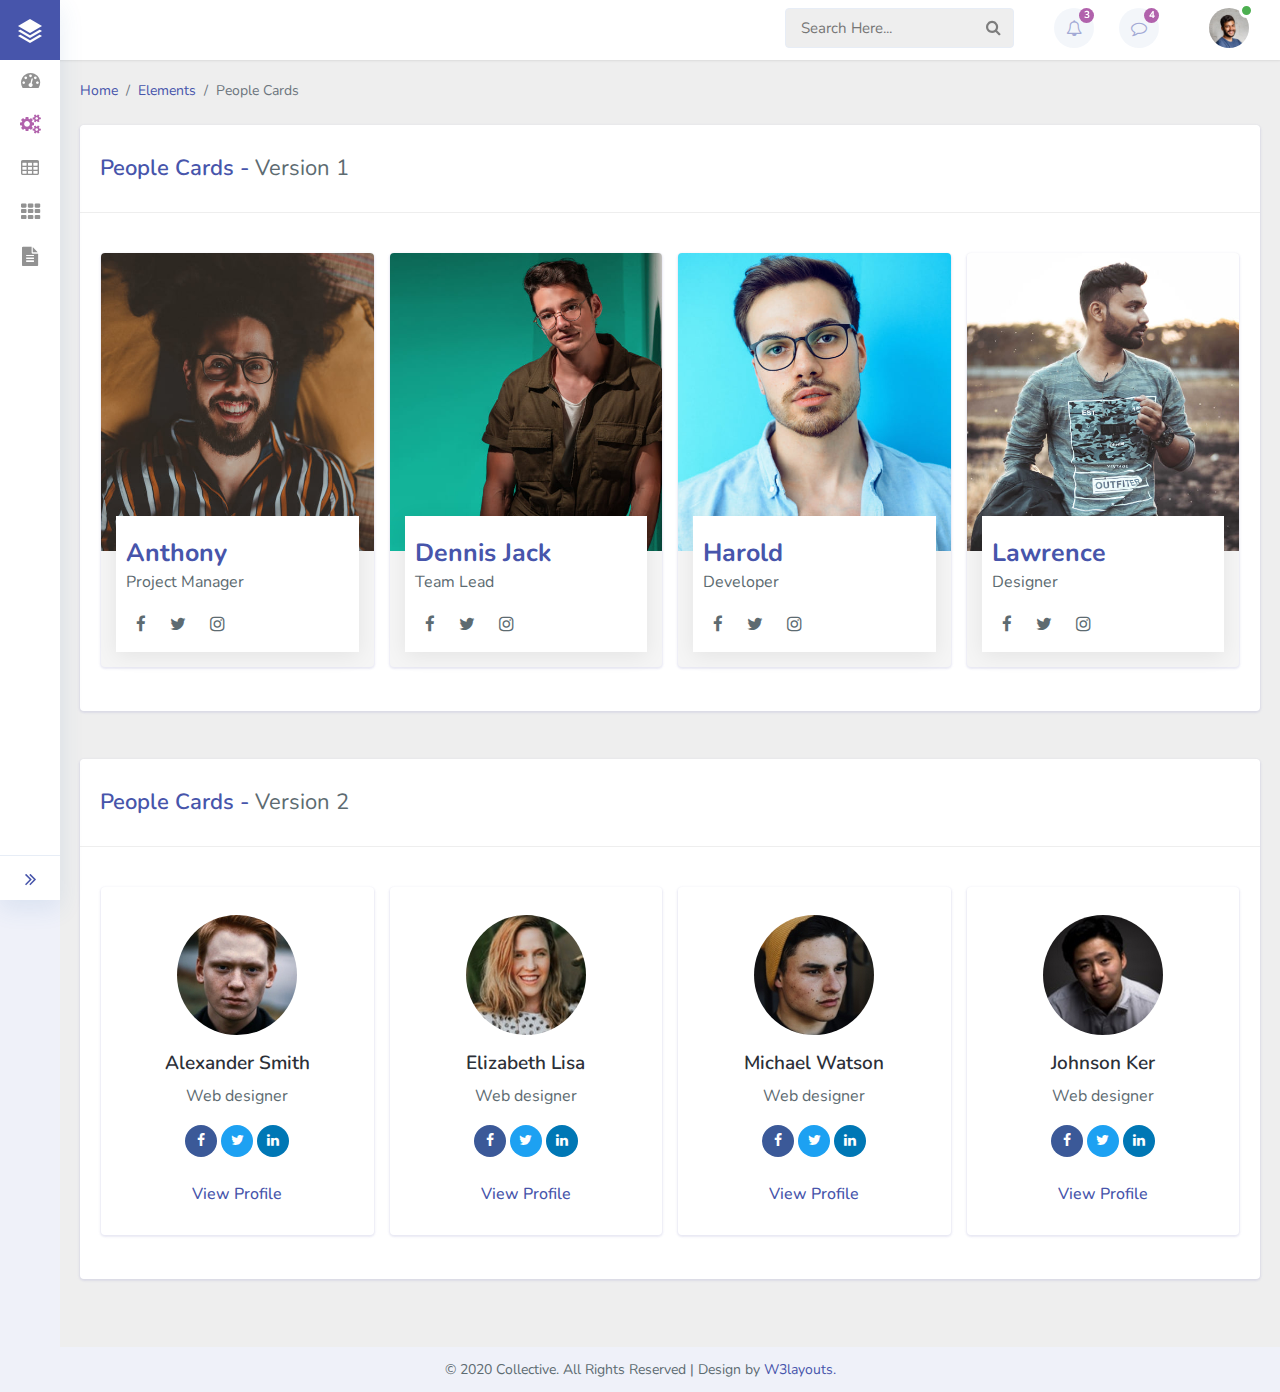
<file: Template25/collective-admin-panel-starter/starter/people.html>
<!--
Author: W3layouts
Author URL: http://w3layouts.com
-->
<!doctype html>
<html lang="en">

<head>
  <!-- Required meta tags -->
  <meta charset="utf-8">
  <meta name="viewport" content="width=device-width, initial-scale=1, shrink-to-fit=no">

  <title>Collective Admin Panel a Flat Bootstrap Responsive Website Template | People Cards :: W3Layouts</title>

  <!-- Template CSS -->
  <link rel="stylesheet" href="assets/css/style-starter.css">

  <!-- google fonts -->
  <link href="//fonts.googleapis.com/css?family=Nunito:300,400,600,700,800,900&display=swap" rel="stylesheet">
</head>

<body class="sidebar-menu-collapsed">
<div class="se-pre-con"></div>
<section>
  <!-- sidebar menu start -->
  <div class="sidebar-menu sticky-sidebar-menu">

    <!-- logo start -->
    <div class="logo">
      <h1><a href="index.html">Collective</a></h1>
    </div>

  <!-- if logo is image enable this -->
    <!-- image logo --
    <div class="logo">
      <a href="index.html">
        <img src="image-path" alt="Your logo" title="Your logo" class="img-fluid" style="height:35px;" />
      </a>
    </div>
    <!-- //image logo -->

    <div class="logo-icon text-center">
      <a href="index.html" title="logo"><img src="assets/images/logo.png" alt="logo-icon"> </a>
    </div>
    <!-- //logo end -->

    <div class="sidebar-menu-inner">

      <!-- sidebar nav start -->
      <ul class="nav nav-pills nav-stacked custom-nav">
        <li><a href="index.html"><i class="fa fa-tachometer"></i><span> Dashboard</span></a>
        </li>
        <li class="menu-list active">
          <a href="#"><i class="fa fa-cogs"></i>
            <span>Elements <i class="lnr lnr-chevron-right"></i></span></a>
          <ul class="sub-menu-list">
            <li><a href="carousels.html">Carousels</a> </li>
            <li><a href="cards.html">Default cards</a> </li>
            <li><a href="people.html">People cards</a></li>
          </ul>
        </li>
        <li><a href="pricing.html"><i class="fa fa-table"></i> <span>Pricing tables</span></a></li>
        <li><a href="blocks.html"><i class="fa fa-th"></i> <span>Content blocks</span></a></li>
        <li><a href="forms.html"><i class="fa fa-file-text"></i> <span>Forms</span></a></li>
      </ul>
      <!-- //sidebar nav end -->
      <!-- toggle button start -->
      <a class="toggle-btn">
        <i class="fa fa-angle-double-left menu-collapsed__left"><span>Collapse Sidebar</span></i>
        <i class="fa fa-angle-double-right menu-collapsed__right"></i>
      </a>
      <!-- //toggle button end -->
    </div>
  </div>
  <!-- //sidebar menu end -->
  <!-- header-starts -->
  <div class="header sticky-header">

    <!-- notification menu start -->
    <div class="menu-right">
      <div class="navbar user-panel-top">
        <div class="search-box">
          <form action="#search-results.html" method="get">
            <input class="search-input" placeholder="Search Here..." type="search" id="search">
            <button class="search-submit" value=""><span class="fa fa-search"></span></button>
          </form>
        </div>
        <div class="user-dropdown-details d-flex">
          <div class="profile_details_left">
            <ul class="nofitications-dropdown">
              <li class="dropdown">
                <a href="#" class="dropdown-toggle" data-toggle="dropdown" aria-expanded="false"><i
                    class="fa fa-bell-o"></i><span class="badge blue">3</span></a>
                <ul class="dropdown-menu">
                  <li>
                    <div class="notification_header">
                      <h3>You have 3 new notifications</h3>
                    </div>
                  </li>
                  <li><a href="#" class="grid">
                      <div class="user_img"><img src="assets/images/avatar1.jpg" alt=""></div>
                      <div class="notification_desc">
                        <p>Johnson purchased template</p>
                        <span>Just Now</span>
                      </div>
                    </a></li>
                  <li class="odd"><a href="#" class="grid">
                      <div class="user_img"><img src="assets/images/avatar2.jpg" alt=""></div>
                      <div class="notification_desc">
                        <p>New customer registered </p>
                        <span>1 hour ago</span>
                      </div>
                    </a></li>
                  <li><a href="#" class="grid">
                      <div class="user_img"><img src="assets/images/avatar3.jpg" alt=""></div>
                      <div class="notification_desc">
                        <p>Lorem ipsum dolor sit amet </p>
                        <span>2 hours ago</span>
                      </div>
                    </a></li>
                  <li>
                    <div class="notification_bottom">
                      <a href="#all" class="bg-primary">See all notifications</a>
                    </div>
                  </li>
                </ul>
              </li>
              <li class="dropdown">
                <a href="#" class="dropdown-toggle" data-toggle="dropdown" aria-expanded="false"><i
                    class="fa fa-comment-o"></i><span class="badge blue">4</span></a>
                <ul class="dropdown-menu">
                  <li>
                    <div class="notification_header">
                      <h3>You have 4 new messages</h3>
                    </div>
                  </li>
                  <li><a href="#" class="grid">
                      <div class="user_img"><img src="assets/images/avatar1.jpg" alt=""></div>
                      <div class="notification_desc">
                        <p>Johnson purchased template</p>
                        <span>Just Now</span>
                      </div>
                    </a></li>
                  <li class="odd"><a href="#" class="grid">
                      <div class="user_img"><img src="assets/images/avatar2.jpg" alt=""></div>
                      <div class="notification_desc">
                        <p>New customer registered </p>
                        <span>1 hour ago</span>
                      </div>
                    </a></li>
                  <li><a href="#" class="grid">
                      <div class="user_img"><img src="assets/images/avatar3.jpg" alt=""></div>
                      <div class="notification_desc">
                        <p>Lorem ipsum dolor sit amet </p>
                        <span>2 hours ago</span>
                      </div>
                    </a></li>
                  <li><a href="#" class="grid">
                      <div class="user_img"><img src="assets/images/avatar1.jpg" alt=""></div>
                      <div class="notification_desc">
                        <p>Johnson purchased template</p>
                        <span>Just Now</span>
                      </div>
                    </a></li>
                  <li>
                    <div class="notification_bottom">
                      <a href="#all" class="bg-primary">See all messages</a>
                    </div>
                  </li>
                </ul>
              </li>
            </ul>
          </div>
          <div class="profile_details">
            <ul>
              <li class="dropdown profile_details_drop">
                <a href="#" class="dropdown-toggle" data-toggle="dropdown" id="dropdownMenu3" aria-haspopup="true"
                  aria-expanded="false">
                  <div class="profile_img">
                    <img src="assets/images/profileimg.jpg" class="rounded-circle" alt="" />
                    <div class="user-active">
                      <span></span>
                    </div>
                  </div>
                </a>
                <ul class="dropdown-menu drp-mnu" aria-labelledby="dropdownMenu3">
                  <li class="user-info">
                    <h5 class="user-name">John Deo</h5>
                    <span class="status ml-2">Available</span>
                  </li>
                  <li> <a href="#"><i class="lnr lnr-user"></i>My Profile</a> </li>
                  <li> <a href="#"><i class="lnr lnr-users"></i>1k Followers</a> </li>
                  <li> <a href="#"><i class="lnr lnr-cog"></i>Setting</a> </li>
                  <li> <a href="#"><i class="lnr lnr-heart"></i>100 Likes</a> </li>
                  <li class="logout"> <a href="#sign-up.html"><i class="fa fa-power-off"></i> Logout</a> </li>
                </ul>
              </li>
            </ul>
          </div>
        </div>
      </div>
    </div>
    <!--notification menu end -->
  </div>
  <!-- //header-ends -->
<!-- main content start -->
<div class="main-content">

    <!-- content -->
    <div class="container-fluid content-top-gap">

        <!-- breadcrumbs -->
        <nav aria-label="breadcrumb" class="mb-4">
            <ol class="breadcrumb my-breadcrumb">
                <li class="breadcrumb-item"><a href="index.html">Home</a></li>
                <li class="breadcrumb-item"><a href="#">Elements</a></li>
                <li class="breadcrumb-item active" aria-current="page">People Cards</li>
            </ol>
        </nav>
        <!-- //breadcrumbs -->

        <!-- people -->
        <section class="people">
            <section class="w3l-team-block">
                <!-- //people cards style 1 -->
                <div class="card card_border mb-5">
                    <div class="cards__heading">
                        <h3>People Cards -<span> Version 1</span></h3>
                    </div>
                    <div class="card-body">
                        <div class="teams mb-4">
                            <div class="row px-2">
                                <div class="col-lg-3 col-md-6 mb-lg-0 mb-4 px-2">
                                    <div class="item">
                                        <div class="d-team-grid team-info">
                                            <div class="column">
                                                <a href="team-single.html"><img src="assets/images/team.jpg" alt="" /></a>
                                            </div>
                                            <div class="team-member">
                                                <h3 class="name-pos mb-0"><a href="team-single.html">Anthony</a></h3>
                                                <p>Project Manager</p>
                                                <div class="social">
                                                    <a href="#facebook" class="team-facebook"><span class="fa fa-facebook"
                                                            aria-hidden="true"></span></a>
                                                    <a href="#twitter" class="team-twitter"><span class="fa fa-twitter" aria-hidden="true"></span></a>
                                                    <a href="#instagram" class="team-instagram"><span class="fa fa-instagram"
                                                            aria-hidden="true"></span></a>
                                                </div>
                                            </div>
                                        </div>
                                    </div>
                                </div>
                                <div class="col-lg-3 col-md-6 mb-lg-0 mb-4 px-2">
                                    <div class="item">
                                        <div class="d-team-grid team-info">
                                            <div class="column">
                                                <a href="team-single.html"><img src="assets/images/team2.jpg" alt="" /></a>
                                            </div>
                                            <div class="team-member">
                                                <h3 class="name-pos mb-0"><a href="team-single.html">Dennis Jack</a>
                                                </h3>
                                                <p>Team Lead</p>
                                                <div class="social">
                                                    <a href="#facebook" class="team-facebook"><span class="fa fa-facebook"
                                                            aria-hidden="true"></span></a>
                                                    <a href="#twitter" class="team-twitter"><span class="fa fa-twitter" aria-hidden="true"></span></a>
                                                    <a href="#instagram" class="team-instagram"><span class="fa fa-instagram"
                                                            aria-hidden="true"></span></a>
                                                </div>
                                            </div>
                                        </div>
                                    </div>
                                </div>
                                <div class="col-lg-3 col-md-6 mb-lg-0 mb-4 px-2">
                                    <div class="item">
                                        <div class="d-team-grid team-info">
                                            <div class="column">
                                                <a href="team-single.html"><img src="assets/images/team3.jpg" alt="" /></a>
                                            </div>
                                            <div class="team-member">
                                                <h3 class="name-pos mb-0"><a href="team-single.html">Harold</a></h3>
                                                <p>Developer</p>
                                                <div class="social">
                                                    <a href="#facebook" class="team-facebook"><span class="fa fa-facebook"
                                                            aria-hidden="true"></span></a>
                                                    <a href="#twitter" class="team-twitter"><span class="fa fa-twitter" aria-hidden="true"></span></a>
                                                    <a href="#instagram" class="team-instagram"><span class="fa fa-instagram"
                                                            aria-hidden="true"></span></a>
                                                </div>
                                            </div>
                                        </div>
                                    </div>
                                </div>
                                <div class="col-lg-3 col-md-6 mb-0 px-2">
                                    <div class="item">
                                        <div class="d-team-grid team-info">
                                            <div class="column">
                                                <a href="team-single.html"><img src="assets/images/team4.jpg" alt="" /></a>
                                            </div>
                                            <div class="team-member">
                                                <h3 class="name-pos mb-0"><a href="team-single.html">Lawrence</a></h3>
                                                <p>Designer</p>
                                                <div class="social">
                                                    <a href="#facebook" class="team-facebook"><span class="fa fa-facebook"
                                                            aria-hidden="true"></span></a>
                                                    <a href="#twitter" class="team-twitter"><span class="fa fa-twitter" aria-hidden="true"></span></a>
                                                    <a href="#instagram" class="team-instagram"><span class="fa fa-instagram"
                                                            aria-hidden="true"></span></a>
                                                </div>
                                            </div>
                                        </div>
                                    </div>
                                </div>
                            </div>
                        </div>
                    </div>
                </div>
            </section>
            <!-- //teams1 -->
            <!-- //people cards style 2 -->
            <div class="card card_border mb-5">
                <div class="cards__heading">
                    <h3>People Cards -<span> Version 2</span></h3>
                </div>
                <div class="card-body">
                    <div class="row px-2">
                        <div class="col-lg-3 col-md-6 mb-4 px-2">
                            <div class="card text-center card_border py-2">
                                <div class="card-body">
                                    <div class="team-main-19">
                                        <a href="#url"><img class="rounded-circle" src="assets/images/people1.jpg" alt=" "></a>
                                        <div class="right-team-9">
                                            <div>
                                                <h5><a href="#url" class="card__title mb-2 mt-3">Alexander smith</a>
                                                </h5>
                                                <p class="">Web designer</p>
                                            </div>
                                            <div class="people-social mt-3">
                                                <a href="#team" class="facebook"><span class="fa fa-facebook"></span></a>
                                                <a href="#team" class="twitter"><span class="fa fa-twitter"></span></a>
                                                <a href="#team" class="linkedin"><span class="fa fa-linkedin"></span></a>
                                            </div>
                                            <a href="#url" class="btn mt-4 profile-btn text-primary">View profile </a>
                                        </div>
                                    </div>
                                </div>
                            </div>
                        </div>
                        <div class="col-lg-3 col-md-6 mb-4 px-2">
                            <div class="card text-center card_border py-2">
                                <div class="card-body">
                                    <div class="team-main-19">
                                        <a href="#url"><img class="rounded-circle" src="assets/images/people2.jpg" alt=" "></a>
                                        <div class="right-team-9">
                                            <div>
                                                <h5><a href="#url" class="card__title mb-2 mt-3">Elizabeth lisa</a>
                                                </h5>
                                                <p class="">Web designer</p>
                                            </div>
                                            <div class="people-social mt-3">
                                                <a href="#team" class="facebook"><span class="fa fa-facebook"></span></a>
                                                <a href="#team" class="twitter"><span class="fa fa-twitter"></span></a>
                                                <a href="#team" class="linkedin"><span class="fa fa-linkedin"></span></a>
                                            </div>
                                            <a href="#url" class="btn mt-4 profile-btn text-primary">View profile </a>
                                        </div>
                                    </div>
                                </div>
                            </div>
                        </div>
                        <div class="col-lg-3 col-md-6 mb-4 px-2">
                            <div class="card text-center card_border py-2">
                                <div class="card-body">
                                    <div class="team-main-19">
                                        <a href="#url"><img class="rounded-circle" src="assets/images/people3.jpg" alt=" "></a>
                                        <div class="right-team-9">
                                            <div>
                                                <h5><a href="#url" class="card__title mb-2 mt-3">Michael watson</a>
                                                </h5>
                                                <p class="">Web designer</p>
                                            </div>
                                            <div class="people-social mt-3">
                                                <a href="#team" class="facebook"><span class="fa fa-facebook"></span></a>
                                                <a href="#team" class="twitter"><span class="fa fa-twitter"></span></a>
                                                <a href="#team" class="linkedin"><span class="fa fa-linkedin"></span></a>
                                            </div>
                                            <a href="#url" class="btn mt-4 profile-btn text-primary">View profile </a>
                                        </div>
                                    </div>
                                </div>
                            </div>
                        </div>
                        <div class="col-lg-3 col-md-6 mb-4 px-2">
                            <div class="card text-center card_border py-2">
                                <div class="card-body">
                                    <div class="team-main-19">
                                        <a href="#url"><img class="rounded-circle" src="assets/images/people4.jpg" alt=" "></a>
                                        <div class="right-team-9">
                                            <div>
                                                <h5><a href="#url" class="card__title mb-2 mt-3">Johnson Ker</a>
                                                </h5>
                                                <p class="">Web designer</p>
                                            </div>
                                            <div class="people-social mt-3">
                                                <a href="#team" class="facebook"><span class="fa fa-facebook"></span></a>
                                                <a href="#team" class="twitter"><span class="fa fa-twitter"></span></a>
                                                <a href="#team" class="linkedin"><span class="fa fa-linkedin"></span></a>
                                            </div>
                                            <a href="#url" class="btn mt-4 profile-btn text-primary">View profile </a>
                                        </div>
                                    </div>
                                </div>
                            </div>
                        </div>
                    </div>
                </div>
            </div>
            <!-- //people cards style 2 -->
        </section>
        <!-- //people -->

    </div>
    <!-- //content -->
</div>
<!-- main content end-->
</section>
<!--footer section start-->
<footer class="dashboard">
  <p>&copy 2020 Collective. All Rights Reserved | Design by <a href="https://w3layouts.com/" target="_blank"
      class="text-primary">W3layouts.</a></p>
</footer>
<!--footer section end-->
<!-- move top -->
<button onclick="topFunction()" id="movetop" class="bg-primary" title="Go to top">
  <span class="fa fa-angle-up"></span>
</button>
<script>
  // When the user scrolls down 20px from the top of the document, show the button
  window.onscroll = function () {
    scrollFunction()
  };

  function scrollFunction() {
    if (document.body.scrollTop > 20 || document.documentElement.scrollTop > 20) {
      document.getElementById("movetop").style.display = "block";
    } else {
      document.getElementById("movetop").style.display = "none";
    }
  }

  // When the user clicks on the button, scroll to the top of the document
  function topFunction() {
    document.body.scrollTop = 0;
    document.documentElement.scrollTop = 0;
  }
</script>
<!-- /move top -->


<script src="assets/js/jquery-3.3.1.min.js"></script>
<script src="assets/js/jquery-1.10.2.min.js"></script>

<!-- chart js -->
<script src="assets/js/Chart.min.js"></script>
<script src="assets/js/utils.js"></script>
<!-- //chart js -->

<!-- Different scripts of charts.  Ex.Barchart, Linechart -->
<script src="assets/js/bar.js"></script>
<script src="assets/js/linechart.js"></script>
<!-- //Different scripts of charts.  Ex.Barchart, Linechart -->


<script src="assets/js/jquery.nicescroll.js"></script>
<script src="assets/js/scripts.js"></script>

<!-- close script -->
<script>
  var closebtns = document.getElementsByClassName("close-grid");
  var i;

  for (i = 0; i < closebtns.length; i++) {
    closebtns[i].addEventListener("click", function () {
      this.parentElement.style.display = 'none';
    });
  }
</script>
<!-- //close script -->

<!-- disable body scroll when navbar is in active -->
<script>
  $(function () {
    $('.sidebar-menu-collapsed').click(function () {
      $('body').toggleClass('noscroll');
    })
  });
</script>
<!-- disable body scroll when navbar is in active -->

 <!-- loading-gif Js -->
 <script src="assets/js/modernizr.js"></script>
 <script>
     $(window).load(function () {
         // Animate loader off screen
         $(".se-pre-con").fadeOut("slow");;
     });
 </script>
 <!--// loading-gif Js -->

<!-- Bootstrap Core JavaScript -->
<script src="assets/js/bootstrap.min.js"></script>


</body>

</html>
</file>
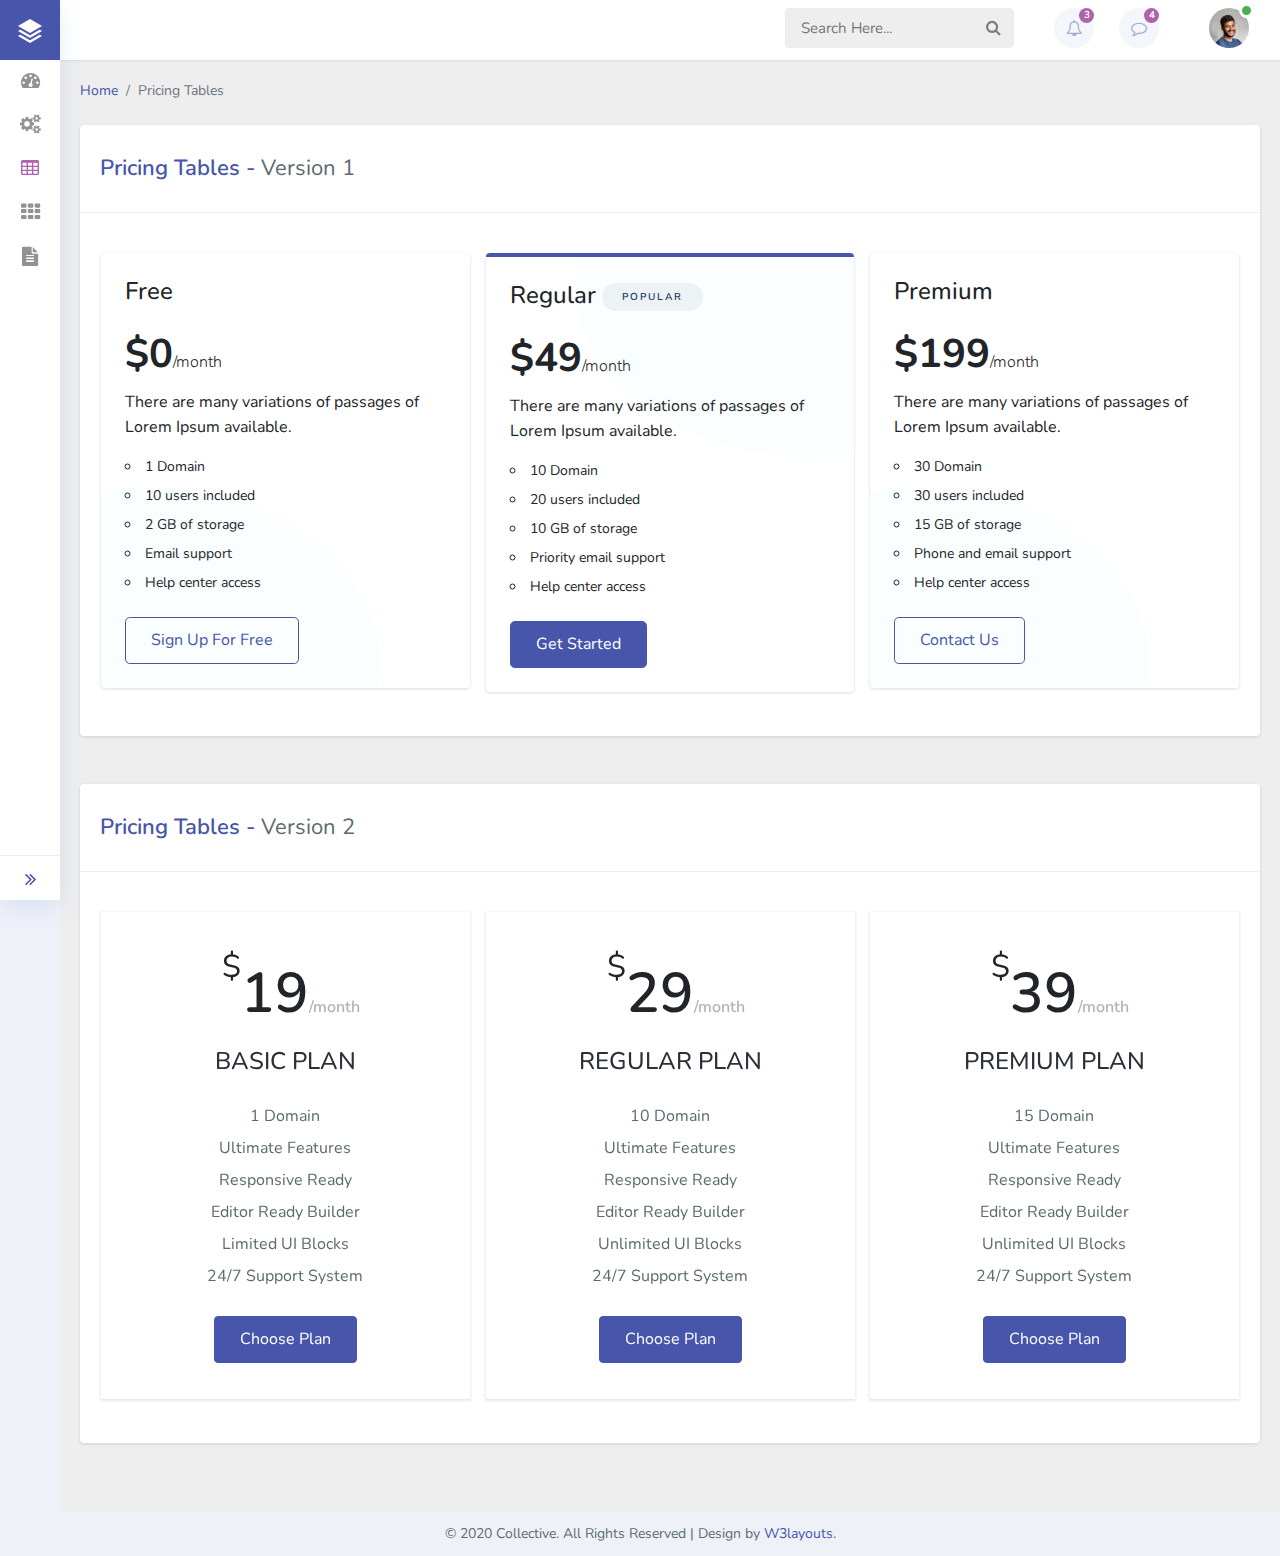
<file: Template25/collective-admin-panel-starter/starter/pricing.html>
<!--
Author: W3layouts
Author URL: http://w3layouts.com
-->
<!doctype html>
<html lang="en">

<head>
  <!-- Required meta tags -->
  <meta charset="utf-8">
  <meta name="viewport" content="width=device-width, initial-scale=1, shrink-to-fit=no">

  <title>Collective Admin Panel a Flat Bootstrap Responsive Website Template | Pricing :: W3Layouts</title>

  <!-- Template CSS -->
  <link rel="stylesheet" href="assets/css/style-starter.css">

  <!-- google fonts -->
  <link href="//fonts.googleapis.com/css?family=Nunito:300,400,600,700,800,900&display=swap" rel="stylesheet">
</head>

<body class="sidebar-menu-collapsed">
<div class="se-pre-con"></div>
<section>
  <!-- sidebar menu start -->
  <div class="sidebar-menu sticky-sidebar-menu">

    <!-- logo start -->
    <div class="logo">
      <h1><a href="index.html">Collective</a></h1>
    </div>

  <!-- if logo is image enable this -->
    <!-- image logo --
    <div class="logo">
      <a href="index.html">
        <img src="image-path" alt="Your logo" title="Your logo" class="img-fluid" style="height:35px;" />
      </a>
    </div>
    <!-- //image logo -->

    <div class="logo-icon text-center">
      <a href="index.html" title="logo"><img src="assets/images/logo.png" alt="logo-icon"> </a>
    </div>
    <!-- //logo end -->

    <div class="sidebar-menu-inner">

      <!-- sidebar nav start -->
      <ul class="nav nav-pills nav-stacked custom-nav">
        <li><a href="index.html"><i class="fa fa-tachometer"></i><span> Dashboard</span></a>
        </li>
        <li class="menu-list">
          <a href="#"><i class="fa fa-cogs"></i>
            <span>Elements <i class="lnr lnr-chevron-right"></i></span></a>
          <ul class="sub-menu-list">
            <li><a href="carousels.html">Carousels</a> </li>
            <li><a href="cards.html">Default cards</a> </li>
            <li><a href="people.html">People cards</a></li>
          </ul>
        </li>
        <li class="active"><a href="pricing.html"><i class="fa fa-table"></i> <span>Pricing tables</span></a></li>
        <li><a href="blocks.html"><i class="fa fa-th"></i> <span>Content blocks</span></a></li>
        <li><a href="forms.html"><i class="fa fa-file-text"></i> <span>Forms</span></a></li>
      </ul>
      <!-- //sidebar nav end -->
      <!-- toggle button start -->
      <a class="toggle-btn">
        <i class="fa fa-angle-double-left menu-collapsed__left"><span>Collapse Sidebar</span></i>
        <i class="fa fa-angle-double-right menu-collapsed__right"></i>
      </a>
      <!-- //toggle button end -->
    </div>
  </div>
  <!-- //sidebar menu end -->
  <!-- header-starts -->
  <div class="header sticky-header">

    <!-- notification menu start -->
    <div class="menu-right">
      <div class="navbar user-panel-top">
        <div class="search-box">
          <form action="#search-results.html" method="get">
            <input class="search-input" placeholder="Search Here..." type="search" id="search">
            <button class="search-submit" value=""><span class="fa fa-search"></span></button>
          </form>
        </div>
        <div class="user-dropdown-details d-flex">
          <div class="profile_details_left">
            <ul class="nofitications-dropdown">
              <li class="dropdown">
                <a href="#" class="dropdown-toggle" data-toggle="dropdown" aria-expanded="false"><i
                    class="fa fa-bell-o"></i><span class="badge blue">3</span></a>
                <ul class="dropdown-menu">
                  <li>
                    <div class="notification_header">
                      <h3>You have 3 new notifications</h3>
                    </div>
                  </li>
                  <li><a href="#" class="grid">
                      <div class="user_img"><img src="assets/images/avatar1.jpg" alt=""></div>
                      <div class="notification_desc">
                        <p>Johnson purchased template</p>
                        <span>Just Now</span>
                      </div>
                    </a></li>
                  <li class="odd"><a href="#" class="grid">
                      <div class="user_img"><img src="assets/images/avatar2.jpg" alt=""></div>
                      <div class="notification_desc">
                        <p>New customer registered </p>
                        <span>1 hour ago</span>
                      </div>
                    </a></li>
                  <li><a href="#" class="grid">
                      <div class="user_img"><img src="assets/images/avatar3.jpg" alt=""></div>
                      <div class="notification_desc">
                        <p>Lorem ipsum dolor sit amet </p>
                        <span>2 hours ago</span>
                      </div>
                    </a></li>
                  <li>
                    <div class="notification_bottom">
                      <a href="#all" class="bg-primary">See all notifications</a>
                    </div>
                  </li>
                </ul>
              </li>
              <li class="dropdown">
                <a href="#" class="dropdown-toggle" data-toggle="dropdown" aria-expanded="false"><i
                    class="fa fa-comment-o"></i><span class="badge blue">4</span></a>
                <ul class="dropdown-menu">
                  <li>
                    <div class="notification_header">
                      <h3>You have 4 new messages</h3>
                    </div>
                  </li>
                  <li><a href="#" class="grid">
                      <div class="user_img"><img src="assets/images/avatar1.jpg" alt=""></div>
                      <div class="notification_desc">
                        <p>Johnson purchased template</p>
                        <span>Just Now</span>
                      </div>
                    </a></li>
                  <li class="odd"><a href="#" class="grid">
                      <div class="user_img"><img src="assets/images/avatar2.jpg" alt=""></div>
                      <div class="notification_desc">
                        <p>New customer registered </p>
                        <span>1 hour ago</span>
                      </div>
                    </a></li>
                  <li><a href="#" class="grid">
                      <div class="user_img"><img src="assets/images/avatar3.jpg" alt=""></div>
                      <div class="notification_desc">
                        <p>Lorem ipsum dolor sit amet </p>
                        <span>2 hours ago</span>
                      </div>
                    </a></li>
                  <li><a href="#" class="grid">
                      <div class="user_img"><img src="assets/images/avatar1.jpg" alt=""></div>
                      <div class="notification_desc">
                        <p>Johnson purchased template</p>
                        <span>Just Now</span>
                      </div>
                    </a></li>
                  <li>
                    <div class="notification_bottom">
                      <a href="#all" class="bg-primary">See all messages</a>
                    </div>
                  </li>
                </ul>
              </li>
            </ul>
          </div>
          <div class="profile_details">
            <ul>
              <li class="dropdown profile_details_drop">
                <a href="#" class="dropdown-toggle" data-toggle="dropdown" id="dropdownMenu3" aria-haspopup="true"
                  aria-expanded="false">
                  <div class="profile_img">
                    <img src="assets/images/profileimg.jpg" class="rounded-circle" alt="" />
                    <div class="user-active">
                      <span></span>
                    </div>
                  </div>
                </a>
                <ul class="dropdown-menu drp-mnu" aria-labelledby="dropdownMenu3">
                  <li class="user-info">
                    <h5 class="user-name">John Deo</h5>
                    <span class="status ml-2">Available</span>
                  </li>
                  <li> <a href="#"><i class="lnr lnr-user"></i>My Profile</a> </li>
                  <li> <a href="#"><i class="lnr lnr-users"></i>1k Followers</a> </li>
                  <li> <a href="#"><i class="lnr lnr-cog"></i>Setting</a> </li>
                  <li> <a href="#"><i class="lnr lnr-heart"></i>100 Likes</a> </li>
                  <li class="logout"> <a href="#sign-up.html"><i class="fa fa-power-off"></i> Logout</a> </li>
                </ul>
              </li>
            </ul>
          </div>
        </div>
      </div>
    </div>
    <!--notification menu end -->
  </div>
  <!-- //header-ends -->
<!-- main content start -->
<div class="main-content">

  <!-- content -->
  <div class="container-fluid content-top-gap">

    <!-- breadcrumbs -->
    <nav aria-label="breadcrumb" class="mb-4">
      <ol class="breadcrumb my-breadcrumb">
        <li class="breadcrumb-item"><a href="index.html">Home</a></li>
        <li class="breadcrumb-item active" aria-current="page">Pricing Tables</li>
      </ol>
    </nav>
    <!-- //breadcrumbs -->

    <!-- pricing -->
    <section class="pricing">
      <div class="card card_border mb-5">
        <div class="cards__heading">
          <h3>Pricing Tables -<span> Version 1</span></h3>
        </div>
        <div class="card-body">
          <!-- pricing version 1 -->

          <!--//BLOCK ROW END-->

          <section class="w3l-pricing1">
            <div class="row px-2">
              <div class="col-md-4 px-2">
                <div class="mb-4 price-card price-card1 p-lg-4 p-md-3 p-4">
                  <div class="card-header p-0 card-heading">
                    <h4 class="mb-4">Free</h4>
                  </div>
                  <div class="card-body p-0">
                    <h1 class="card-title pricing-card-title my-price-title">$0<small class="text-dull">/month</small>
                    </h1>
                    <p>There are many variations of passages of Lorem Ipsum available.</p>
                    <ul class="list-unstyled list-pricing mt-3 mb-4">
                      <li>1 Domain</li>
                      <li>10 users included</li>
                      <li>2 GB of storage</li>
                      <li>Email support</li>
                      <li>Help center access</li>
                    </ul>
                    <div class="mt-4">
                      <a href="signup.html" class="btn btn-lg btn-outline-primary btn-style border-btn">Sign up for
                        free</a>
                    </div>
                  </div>
                </div>
              </div>
              <div class="col-md-4 px-2">
                <div class="mb-4 price-card price-card2 p-lg-4 p-md-3 p-4 recomemded-price">
                  <div class="card-header p-0 card-heading">
                    <h4 class="mb-4">Regular <span class="label label-popular">Popular</span></h4>
                  </div>
                  <div class="card-body p-0">
                    <h1 class="card-title pricing-card-title my-price-title">$49<small class="text-dull">/month</small>
                    </h1>
                    <p>There are many variations of passages of Lorem Ipsum available.</p>
                    <ul class="list-unstyled list-pricing mt-3 mb-4">
                      <li>10 Domain</li>
                      <li>20 users included</li>
                      <li>10 GB of storage</li>
                      <li>Priority email support</li>
                      <li>Help center access</li>
                    </ul>
                    <div class="mt-4">
                      <a href="#" class="btn btn-lg btn-primary btn-style">Get started</a>
                    </div>
                  </div>
                </div>
              </div>
              <div class="col-md-4 px-2">
                <div class="mb-4 price-card price-card3 p-lg-4 p-md-3 p-4">
                  <div class="card-header p-0 card-heading">
                    <h4 class="mb-4">Premium</h4>
                  </div>
                  <div class="card-body p-0">
                    <h1 class="card-title pricing-card-title my-price-title">$199<small class="text-dull">/month</small>
                    </h1>
                    <p>There are many variations of passages of Lorem Ipsum available.</p>
                    <ul class="list-unstyled list-pricing mt-3 mb-4">
                      <li>30 Domain</li>
                      <li>30 users included</li>
                      <li>15 GB of storage</li>
                      <li>Phone and email support</li>
                      <li>Help center access</li>
                    </ul>
                    <div class="mt-4">
                      <a href="#" class="btn btn-lg btn-outline-primary btn-style border-btn">Contact us</a>
                    </div>
                  </div>
                </div>
              </div>
            </div>
        </div>
      </div>
    </section>



    <!--BLOCK ROW START-->

    <!-- //pricing version 1 -->

    <!-- pricing version 2 -->
    <div class="pricing-version-2">
      <div class="card card_border mb-5">
        <div class="cards__heading">
          <h3>Pricing Tables -<span> Version 2</span></h3>
        </div>
        <div class="card-body">
          <div class="row px-2">

            <!-- Table #1  -->
            <div class="col-lg-4 col-md-6 px-2 mb-4">
              <div class="card text-center card__hover">
                <div class="card-header">
                  <h3 class="display-4"><span class="currency">$</span>19<span class="period">/month</span></h3>
                </div>
                <div class="card-block">
                  <h4 class="card-title">
                    Basic Plan
                  </h4>
                  <ul class="list-group">
                    <li class="list-group-item">1 Domain</li>
                    <li class="list-group-item">Ultimate Features</li>
                    <li class="list-group-item">Responsive Ready</li>
                    <li class="list-group-item">Editor Ready Builder</li>
                    <li class="list-group-item">Limited UI Blocks</li>
                    <li class="list-group-item">24/7 Support System</li>
                  </ul>
                  <a href="#" class="btn btn-style btn-primary mt-4">Choose Plan</a>
                </div>
              </div>
            </div>

            <!-- Table #2  -->
            <div class="col-lg-4 col-md-6 px-2 mb-4">
              <div class="card text-center card__hover">
                <div class="card-header">
                  <h3 class="display-4"><span class="currency">$</span>29<span class="period">/month</span></h3>
                </div>
                <div class="card-block">
                  <h4 class="card-title">
                    Regular Plan
                  </h4>
                  <ul class="list-group">
                    <li class="list-group-item">10 Domain</li>
                    <li class="list-group-item">Ultimate Features</li>
                    <li class="list-group-item">Responsive Ready</li>
                    <li class="list-group-item">Editor Ready Builder</li>
                    <li class="list-group-item">Unlimited UI Blocks</li>
                    <li class="list-group-item">24/7 Support System</li>
                  </ul>
                  <a href="#" class="btn btn-style btn-primary mt-4">Choose Plan</a>
                </div>
              </div>
            </div>

            <!-- Table #3  -->
            <div class="col-lg-4 col-md-6 px-2 mb-4">
              <div class="card text-center card__hover">
                <div class="card-header">
                  <h3 class="display-4"><span class="currency">$</span>39<span class="period">/month</span></h3>
                </div>
                <div class="card-block">
                  <h4 class="card-title">
                    Premium Plan
                  </h4>
                  <ul class="list-group">
                    <li class="list-group-item">15 Domain</li>
                    <li class="list-group-item">Ultimate Features</li>
                    <li class="list-group-item">Responsive Ready</li>
                    <li class="list-group-item">Editor Ready Builder</li>
                    <li class="list-group-item">Unlimited UI Blocks</li>
                    <li class="list-group-item">24/7 Support System</li>
                  </ul>
                  <a href="#" class="btn btn-style btn-primary mt-4">Choose Plan</a>
                </div>
              </div>
            </div>

          </div>
        </div>
      </div>
    </div>
    <!-- //pricing version 2 -->
    </section>
    <!-- //pricing -->

  </div>
  <!-- //content -->

</div>
<!-- main content end-->
</section>
<!--footer section start-->
<footer class="dashboard">
  <p>&copy 2020 Collective. All Rights Reserved | Design by <a href="https://w3layouts.com/" target="_blank"
      class="text-primary">W3layouts.</a></p>
</footer>
<!--footer section end-->
<!-- move top -->
<button onclick="topFunction()" id="movetop" class="bg-primary" title="Go to top">
  <span class="fa fa-angle-up"></span>
</button>
<script>
  // When the user scrolls down 20px from the top of the document, show the button
  window.onscroll = function () {
    scrollFunction()
  };

  function scrollFunction() {
    if (document.body.scrollTop > 20 || document.documentElement.scrollTop > 20) {
      document.getElementById("movetop").style.display = "block";
    } else {
      document.getElementById("movetop").style.display = "none";
    }
  }

  // When the user clicks on the button, scroll to the top of the document
  function topFunction() {
    document.body.scrollTop = 0;
    document.documentElement.scrollTop = 0;
  }
</script>
<!-- /move top -->


<script src="assets/js/jquery-3.3.1.min.js"></script>
<script src="assets/js/jquery-1.10.2.min.js"></script>

<!-- chart js -->
<script src="assets/js/Chart.min.js"></script>
<script src="assets/js/utils.js"></script>
<!-- //chart js -->

<!-- Different scripts of charts.  Ex.Barchart, Linechart -->
<script src="assets/js/bar.js"></script>
<script src="assets/js/linechart.js"></script>
<!-- //Different scripts of charts.  Ex.Barchart, Linechart -->


<script src="assets/js/jquery.nicescroll.js"></script>
<script src="assets/js/scripts.js"></script>

<!-- close script -->
<script>
  var closebtns = document.getElementsByClassName("close-grid");
  var i;

  for (i = 0; i < closebtns.length; i++) {
    closebtns[i].addEventListener("click", function () {
      this.parentElement.style.display = 'none';
    });
  }
</script>
<!-- //close script -->

<!-- disable body scroll when navbar is in active -->
<script>
  $(function () {
    $('.sidebar-menu-collapsed').click(function () {
      $('body').toggleClass('noscroll');
    })
  });
</script>
<!-- disable body scroll when navbar is in active -->

 <!-- loading-gif Js -->
 <script src="assets/js/modernizr.js"></script>
 <script>
     $(window).load(function () {
         // Animate loader off screen
         $(".se-pre-con").fadeOut("slow");;
     });
 </script>
 <!--// loading-gif Js -->

<!-- Bootstrap Core JavaScript -->
<script src="assets/js/bootstrap.min.js"></script>


</body>

</html>
</file>
<file: Template25/collective-admin-panel-starter/starter/assets/css/style-starter.css>
/* 
Author: W3layouts
Author URL: http://w3layouts.com
*/

@charset "UTF-8";
/*!
 * Bootstrap v4.4.1 (https://getbootstrap.com/)
 * Copyright 2011-2019 The Bootstrap Authors
 * Copyright 2011-2019 Twitter, Inc.
 * Licensed under MIT (https://github.com/twbs/bootstrap/blob/master/LICENSE)
 */
:root {
  --blue: #007bff;
  --indigo: #6610f2;
  --purple: #6f42c1;
  --pink: #e83e8c;
  --red: #dc3545;
  --orange: #fd7e14;
  --yellow: #ffc107;
  --green: #28a745;
  --teal: #20c997;
  --cyan: #17a2b8;
  --white: #fff;
  --gray: #6c757d;
  --gray-dark: #343a40;
  --primary: #4755AB;
  --secondary: #B162AC;
  --success: #03c895;
  --info: #17a2b8;
  --warning: #ffc107;
  --danger: #ff4f81;
  --light: #f8f9fa;
  --dark: #343a40;
  --breakpoint-xs: 0;
  --breakpoint-sm: 576px;
  --breakpoint-md: 768px;
  --breakpoint-lg: 992px;
  --breakpoint-xl: 1200px;
  --font-family-sans-serif: -apple-system, BlinkMacSystemFont, "Segoe UI", Roboto, "Helvetica Neue", Arial, "Noto Sans", sans-serif, "Apple Color Emoji", "Segoe UI Emoji", "Segoe UI Symbol", "Noto Color Emoji";
  --font-family-monospace: SFMono-Regular, Menlo, Monaco, Consolas, "Liberation Mono", "Courier New", monospace; }

*,
*::before,
*::after {
  box-sizing: border-box; }

html {
  font-family: sans-serif;
  line-height: 1.15;
  -webkit-text-size-adjust: 100%;
  -webkit-tap-highlight-color: rgba(0, 0, 0, 0); }

article, aside, figcaption, figure, footer, header, hgroup, main, nav, section {
  display: block; }

body {
  margin: 0;
  font-family: -apple-system, BlinkMacSystemFont, "Segoe UI", Roboto, "Helvetica Neue", Arial, "Noto Sans", sans-serif, "Apple Color Emoji", "Segoe UI Emoji", "Segoe UI Symbol", "Noto Color Emoji";
  font-size: 1rem;
  font-weight: 400;
  line-height: 1.5;
  color: #212529;
  text-align: left;
  background-color: #fff; }

[tabindex="-1"]:focus:not(:focus-visible) {
  outline: 0 !important; }

hr {
  box-sizing: content-box;
  height: 0;
  overflow: visible; }

h1, h2, h3, h4, h5, h6 {
  margin-top: 0;
  margin-bottom: 0.5rem; }

p {
  margin-top: 0;
  margin-bottom: 1rem; }

abbr[title],
abbr[data-original-title] {
  text-decoration: underline;
  -webkit-text-decoration: underline dotted;
          text-decoration: underline dotted;
  cursor: help;
  border-bottom: 0;
  -webkit-text-decoration-skip-ink: none;
          text-decoration-skip-ink: none; }

address {
  margin-bottom: 1rem;
  font-style: normal;
  line-height: inherit; }

ol,
ul,
dl {
  margin-top: 0;
  margin-bottom: 1rem; }

ol ol,
ul ul,
ol ul,
ul ol {
  margin-bottom: 0; }

dt {
  font-weight: 700; }

dd {
  margin-bottom: .5rem;
  margin-left: 0; }

blockquote {
  margin: 0 0 1rem; }

b,
strong {
  font-weight: bolder; }

small {
  font-size: 80%; }

sub,
sup {
  position: relative;
  font-size: 75%;
  line-height: 0;
  vertical-align: baseline; }

sub {
  bottom: -.25em; }

sup {
  top: -.5em; }

a {
  color: #4755AB;
  text-decoration: none;
  background-color: transparent; }
  a:hover {
    color: #313a75;
    text-decoration: underline; }

a:not([href]) {
  color: inherit;
  text-decoration: none; }
  a:not([href]):hover {
    color: inherit;
    text-decoration: none; }

pre,
code,
kbd,
samp {
  font-family: SFMono-Regular, Menlo, Monaco, Consolas, "Liberation Mono", "Courier New", monospace;
  font-size: 1em; }

pre {
  margin-top: 0;
  margin-bottom: 1rem;
  overflow: auto; }

figure {
  margin: 0 0 1rem; }

img {
  vertical-align: middle;
  border-style: none; }

svg {
  overflow: hidden;
  vertical-align: middle; }

table {
  border-collapse: collapse; }

caption {
  padding-top: 0.75rem;
  padding-bottom: 0.75rem;
  color: #6c757d;
  text-align: left;
  caption-side: bottom; }

th {
  text-align: inherit; }

label {
  display: inline-block;
  margin-bottom: 0.5rem; }

button {
  border-radius: 0; }

button:focus {
  outline: 1px dotted;
  outline: 5px auto -webkit-focus-ring-color; }

input,
button,
select,
optgroup,
textarea {
  margin: 0;
  font-family: inherit;
  font-size: inherit;
  line-height: inherit; }

button,
input {
  overflow: visible; }

button,
select {
  text-transform: none; }

select {
  word-wrap: normal; }

button,
[type="button"],
[type="reset"],
[type="submit"] {
  -webkit-appearance: button; }

button:not(:disabled),
[type="button"]:not(:disabled),
[type="reset"]:not(:disabled),
[type="submit"]:not(:disabled) {
  cursor: pointer; }

button::-moz-focus-inner,
[type="button"]::-moz-focus-inner,
[type="reset"]::-moz-focus-inner,
[type="submit"]::-moz-focus-inner {
  padding: 0;
  border-style: none; }

input[type="radio"],
input[type="checkbox"] {
  box-sizing: border-box;
  padding: 0; }

input[type="date"],
input[type="time"],
input[type="datetime-local"],
input[type="month"] {
  -webkit-appearance: listbox; }

textarea {
  overflow: auto;
  resize: vertical; }

fieldset {
  min-width: 0;
  padding: 0;
  margin: 0;
  border: 0; }

legend {
  display: block;
  width: 100%;
  max-width: 100%;
  padding: 0;
  margin-bottom: .5rem;
  font-size: 1.5rem;
  line-height: inherit;
  color: inherit;
  white-space: normal; }
  @media (max-width: 1200px) {
    legend {
      font-size: calc(1.275rem + 0.3vw) ; } }

progress {
  vertical-align: baseline; }

[type="number"]::-webkit-inner-spin-button,
[type="number"]::-webkit-outer-spin-button {
  height: auto; }

[type="search"] {
  outline-offset: -2px;
  -webkit-appearance: none; }

[type="search"]::-webkit-search-decoration {
  -webkit-appearance: none; }

::-webkit-file-upload-button {
  font: inherit;
  -webkit-appearance: button; }

output {
  display: inline-block; }

summary {
  display: list-item;
  cursor: pointer; }

template {
  display: none; }

[hidden] {
  display: none !important; }

h1, h2, h3, h4, h5, h6,
.h1, .h2, .h3, .h4, .h5, .h6 {
  margin-bottom: 0.5rem;
  font-weight: 500;
  line-height: 1.2; }

h1, .h1 {
  font-size: 2.5rem; }
  @media (max-width: 1200px) {
    h1, .h1 {
      font-size: calc(1.375rem + 1.5vw) ; } }

h2, .h2 {
  font-size: 2rem; }
  @media (max-width: 1200px) {
    h2, .h2 {
      font-size: calc(1.325rem + 0.9vw) ; } }

h3, .h3 {
  font-size: 1.75rem; }
  @media (max-width: 1200px) {
    h3, .h3 {
      font-size: calc(1.3rem + 0.6vw) ; } }

h4, .h4 {
  font-size: 1.5rem; }
  @media (max-width: 1200px) {
    h4, .h4 {
      font-size: calc(1.275rem + 0.3vw) ; } }

h5, .h5 {
  font-size: 1.25rem; }

h6, .h6 {
  font-size: 1rem; }

.lead {
  font-size: 1.25rem;
  font-weight: 300; }

.display-1 {
  font-size: 6rem;
  font-weight: 300;
  line-height: 1.2; }
  @media (max-width: 1200px) {
    .display-1 {
      font-size: calc(1.725rem + 5.7vw) ; } }

.display-2 {
  font-size: 5.5rem;
  font-weight: 300;
  line-height: 1.2; }
  @media (max-width: 1200px) {
    .display-2 {
      font-size: calc(1.675rem + 5.1vw) ; } }

.display-3 {
  font-size: 4.5rem;
  font-weight: 300;
  line-height: 1.2; }
  @media (max-width: 1200px) {
    .display-3 {
      font-size: calc(1.575rem + 3.9vw) ; } }

.display-4 {
  font-size: 3.5rem;
  font-weight: 300;
  line-height: 1.2; }
  @media (max-width: 1200px) {
    .display-4 {
      font-size: calc(1.475rem + 2.7vw) ; } }

hr {
  margin-top: 1rem;
  margin-bottom: 1rem;
  border: 0;
  border-top: 1px solid rgba(0, 0, 0, 0.1); }

small,
.small {
  font-size: 80%;
  font-weight: 400; }

mark,
.mark {
  padding: 0.2em;
  background-color: #fcf8e3; }

.list-unstyled {
  padding-left: 0;
  list-style: none; }

.list-inline {
  padding-left: 0;
  list-style: none; }

.list-inline-item {
  display: inline-block; }
  .list-inline-item:not(:last-child) {
    margin-right: 0.5rem; }

.initialism {
  font-size: 90%;
  text-transform: uppercase; }

.blockquote {
  margin-bottom: 1rem;
  font-size: 1.25rem; }

.blockquote-footer {
  display: block;
  font-size: 80%;
  color: #6c757d; }
  .blockquote-footer::before {
    content: "\2014\00A0"; }

.img-fluid {
  max-width: 100%;
  height: auto; }

.img-thumbnail {
  padding: 0.25rem;
  background-color: #fff;
  border: 1px solid #dee2e6;
  border-radius: 0.25rem;
  max-width: 100%;
  height: auto; }

.figure {
  display: inline-block; }

.figure-img {
  margin-bottom: 0.5rem;
  line-height: 1; }

.figure-caption {
  font-size: 90%;
  color: #6c757d; }

code {
  font-size: 87.5%;
  color: #e83e8c;
  word-wrap: break-word; }
  a > code {
    color: inherit; }

kbd {
  padding: 0.2rem 0.4rem;
  font-size: 87.5%;
  color: #fff;
  background-color: #212529;
  border-radius: 0.2rem; }
  kbd kbd {
    padding: 0;
    font-size: 100%;
    font-weight: 700; }

pre {
  display: block;
  font-size: 87.5%;
  color: #212529; }
  pre code {
    font-size: inherit;
    color: inherit;
    word-break: normal; }

.pre-scrollable {
  max-height: 340px;
  overflow-y: scroll; }

.container {
  width: 100%;
  padding-right: 15px;
  padding-left: 15px;
  margin-right: auto;
  margin-left: auto; }
  @media (min-width: 576px) {
    .container {
      max-width: 540px; } }
  @media (min-width: 768px) {
    .container {
      max-width: 720px; } }
  @media (min-width: 992px) {
    .container {
      max-width: 960px; } }
  @media (min-width: 1200px) {
    .container {
      max-width: 1140px; } }

.container-fluid, .container-sm, .container-md, .container-lg, .container-xl {
  width: 100%;
  padding-right: 15px;
  padding-left: 15px;
  margin-right: auto;
  margin-left: auto; }

@media (min-width: 576px) {
  .container, .container-sm {
    max-width: 540px; } }

@media (min-width: 768px) {
  .container, .container-sm, .container-md {
    max-width: 720px; } }

@media (min-width: 992px) {
  .container, .container-sm, .container-md, .container-lg {
    max-width: 960px; } }

@media (min-width: 1200px) {
  .container, .container-sm, .container-md, .container-lg, .container-xl {
    max-width: 1140px; } }

.row {
  display: flex;
  flex-wrap: wrap;
  margin-right: -15px;
  margin-left: -15px; }

.no-gutters {
  margin-right: 0;
  margin-left: 0; }
  .no-gutters > .col,
  .no-gutters > [class*="col-"] {
    padding-right: 0;
    padding-left: 0; }

.col-1, .col-2, .col-3, .col-4, .col-5, .col-6, .col-7, .col-8, .col-9, .col-10, .col-11, .col-12, .col,
.col-auto, .col-sm-1, .col-sm-2, .col-sm-3, .col-sm-4, .col-sm-5, .col-sm-6, .col-sm-7, .col-sm-8, .col-sm-9, .col-sm-10, .col-sm-11, .col-sm-12, .col-sm,
.col-sm-auto, .col-md-1, .col-md-2, .col-md-3, .col-md-4, .col-md-5, .col-md-6, .col-md-7, .col-md-8, .col-md-9, .col-md-10, .col-md-11, .col-md-12, .col-md,
.col-md-auto, .col-lg-1, .col-lg-2, .col-lg-3, .col-lg-4, .col-lg-5, .col-lg-6, .col-lg-7, .col-lg-8, .col-lg-9, .col-lg-10, .col-lg-11, .col-lg-12, .col-lg,
.col-lg-auto, .col-xl-1, .col-xl-2, .col-xl-3, .col-xl-4, .col-xl-5, .col-xl-6, .col-xl-7, .col-xl-8, .col-xl-9, .col-xl-10, .col-xl-11, .col-xl-12, .col-xl,
.col-xl-auto {
  position: relative;
  width: 100%;
  padding-right: 15px;
  padding-left: 15px; }

.col {
  flex-basis: 0;
  flex-grow: 1;
  max-width: 100%; }

.row-cols-1 > * {
  flex: 0 0 100%;
  max-width: 100%; }

.row-cols-2 > * {
  flex: 0 0 50%;
  max-width: 50%; }

.row-cols-3 > * {
  flex: 0 0 33.33333%;
  max-width: 33.33333%; }

.row-cols-4 > * {
  flex: 0 0 25%;
  max-width: 25%; }

.row-cols-5 > * {
  flex: 0 0 20%;
  max-width: 20%; }

.row-cols-6 > * {
  flex: 0 0 16.66667%;
  max-width: 16.66667%; }

.col-auto {
  flex: 0 0 auto;
  width: auto;
  max-width: 100%; }

.col-1 {
  flex: 0 0 8.33333%;
  max-width: 8.33333%; }

.col-2 {
  flex: 0 0 16.66667%;
  max-width: 16.66667%; }

.col-3 {
  flex: 0 0 25%;
  max-width: 25%; }

.col-4 {
  flex: 0 0 33.33333%;
  max-width: 33.33333%; }

.col-5 {
  flex: 0 0 41.66667%;
  max-width: 41.66667%; }

.col-6 {
  flex: 0 0 50%;
  max-width: 50%; }

.col-7 {
  flex: 0 0 58.33333%;
  max-width: 58.33333%; }

.col-8 {
  flex: 0 0 66.66667%;
  max-width: 66.66667%; }

.col-9 {
  flex: 0 0 75%;
  max-width: 75%; }

.col-10 {
  flex: 0 0 83.33333%;
  max-width: 83.33333%; }

.col-11 {
  flex: 0 0 91.66667%;
  max-width: 91.66667%; }

.col-12 {
  flex: 0 0 100%;
  max-width: 100%; }

.order-first {
  order: -1; }

.order-last {
  order: 13; }

.order-0 {
  order: 0; }

.order-1 {
  order: 1; }

.order-2 {
  order: 2; }

.order-3 {
  order: 3; }

.order-4 {
  order: 4; }

.order-5 {
  order: 5; }

.order-6 {
  order: 6; }

.order-7 {
  order: 7; }

.order-8 {
  order: 8; }

.order-9 {
  order: 9; }

.order-10 {
  order: 10; }

.order-11 {
  order: 11; }

.order-12 {
  order: 12; }

.offset-1 {
  margin-left: 8.33333%; }

.offset-2 {
  margin-left: 16.66667%; }

.offset-3 {
  margin-left: 25%; }

.offset-4 {
  margin-left: 33.33333%; }

.offset-5 {
  margin-left: 41.66667%; }

.offset-6 {
  margin-left: 50%; }

.offset-7 {
  margin-left: 58.33333%; }

.offset-8 {
  margin-left: 66.66667%; }

.offset-9 {
  margin-left: 75%; }

.offset-10 {
  margin-left: 83.33333%; }

.offset-11 {
  margin-left: 91.66667%; }

@media (min-width: 576px) {
  .col-sm {
    flex-basis: 0;
    flex-grow: 1;
    max-width: 100%; }
  .row-cols-sm-1 > * {
    flex: 0 0 100%;
    max-width: 100%; }
  .row-cols-sm-2 > * {
    flex: 0 0 50%;
    max-width: 50%; }
  .row-cols-sm-3 > * {
    flex: 0 0 33.33333%;
    max-width: 33.33333%; }
  .row-cols-sm-4 > * {
    flex: 0 0 25%;
    max-width: 25%; }
  .row-cols-sm-5 > * {
    flex: 0 0 20%;
    max-width: 20%; }
  .row-cols-sm-6 > * {
    flex: 0 0 16.66667%;
    max-width: 16.66667%; }
  .col-sm-auto {
    flex: 0 0 auto;
    width: auto;
    max-width: 100%; }
  .col-sm-1 {
    flex: 0 0 8.33333%;
    max-width: 8.33333%; }
  .col-sm-2 {
    flex: 0 0 16.66667%;
    max-width: 16.66667%; }
  .col-sm-3 {
    flex: 0 0 25%;
    max-width: 25%; }
  .col-sm-4 {
    flex: 0 0 33.33333%;
    max-width: 33.33333%; }
  .col-sm-5 {
    flex: 0 0 41.66667%;
    max-width: 41.66667%; }
  .col-sm-6 {
    flex: 0 0 50%;
    max-width: 50%; }
  .col-sm-7 {
    flex: 0 0 58.33333%;
    max-width: 58.33333%; }
  .col-sm-8 {
    flex: 0 0 66.66667%;
    max-width: 66.66667%; }
  .col-sm-9 {
    flex: 0 0 75%;
    max-width: 75%; }
  .col-sm-10 {
    flex: 0 0 83.33333%;
    max-width: 83.33333%; }
  .col-sm-11 {
    flex: 0 0 91.66667%;
    max-width: 91.66667%; }
  .col-sm-12 {
    flex: 0 0 100%;
    max-width: 100%; }
  .order-sm-first {
    order: -1; }
  .order-sm-last {
    order: 13; }
  .order-sm-0 {
    order: 0; }
  .order-sm-1 {
    order: 1; }
  .order-sm-2 {
    order: 2; }
  .order-sm-3 {
    order: 3; }
  .order-sm-4 {
    order: 4; }
  .order-sm-5 {
    order: 5; }
  .order-sm-6 {
    order: 6; }
  .order-sm-7 {
    order: 7; }
  .order-sm-8 {
    order: 8; }
  .order-sm-9 {
    order: 9; }
  .order-sm-10 {
    order: 10; }
  .order-sm-11 {
    order: 11; }
  .order-sm-12 {
    order: 12; }
  .offset-sm-0 {
    margin-left: 0; }
  .offset-sm-1 {
    margin-left: 8.33333%; }
  .offset-sm-2 {
    margin-left: 16.66667%; }
  .offset-sm-3 {
    margin-left: 25%; }
  .offset-sm-4 {
    margin-left: 33.33333%; }
  .offset-sm-5 {
    margin-left: 41.66667%; }
  .offset-sm-6 {
    margin-left: 50%; }
  .offset-sm-7 {
    margin-left: 58.33333%; }
  .offset-sm-8 {
    margin-left: 66.66667%; }
  .offset-sm-9 {
    margin-left: 75%; }
  .offset-sm-10 {
    margin-left: 83.33333%; }
  .offset-sm-11 {
    margin-left: 91.66667%; } }

@media (min-width: 768px) {
  .col-md {
    flex-basis: 0;
    flex-grow: 1;
    max-width: 100%; }
  .row-cols-md-1 > * {
    flex: 0 0 100%;
    max-width: 100%; }
  .row-cols-md-2 > * {
    flex: 0 0 50%;
    max-width: 50%; }
  .row-cols-md-3 > * {
    flex: 0 0 33.33333%;
    max-width: 33.33333%; }
  .row-cols-md-4 > * {
    flex: 0 0 25%;
    max-width: 25%; }
  .row-cols-md-5 > * {
    flex: 0 0 20%;
    max-width: 20%; }
  .row-cols-md-6 > * {
    flex: 0 0 16.66667%;
    max-width: 16.66667%; }
  .col-md-auto {
    flex: 0 0 auto;
    width: auto;
    max-width: 100%; }
  .col-md-1 {
    flex: 0 0 8.33333%;
    max-width: 8.33333%; }
  .col-md-2 {
    flex: 0 0 16.66667%;
    max-width: 16.66667%; }
  .col-md-3 {
    flex: 0 0 25%;
    max-width: 25%; }
  .col-md-4 {
    flex: 0 0 33.33333%;
    max-width: 33.33333%; }
  .col-md-5 {
    flex: 0 0 41.66667%;
    max-width: 41.66667%; }
  .col-md-6 {
    flex: 0 0 50%;
    max-width: 50%; }
  .col-md-7 {
    flex: 0 0 58.33333%;
    max-width: 58.33333%; }
  .col-md-8 {
    flex: 0 0 66.66667%;
    max-width: 66.66667%; }
  .col-md-9 {
    flex: 0 0 75%;
    max-width: 75%; }
  .col-md-10 {
    flex: 0 0 83.33333%;
    max-width: 83.33333%; }
  .col-md-11 {
    flex: 0 0 91.66667%;
    max-width: 91.66667%; }
  .col-md-12 {
    flex: 0 0 100%;
    max-width: 100%; }
  .order-md-first {
    order: -1; }
  .order-md-last {
    order: 13; }
  .order-md-0 {
    order: 0; }
  .order-md-1 {
    order: 1; }
  .order-md-2 {
    order: 2; }
  .order-md-3 {
    order: 3; }
  .order-md-4 {
    order: 4; }
  .order-md-5 {
    order: 5; }
  .order-md-6 {
    order: 6; }
  .order-md-7 {
    order: 7; }
  .order-md-8 {
    order: 8; }
  .order-md-9 {
    order: 9; }
  .order-md-10 {
    order: 10; }
  .order-md-11 {
    order: 11; }
  .order-md-12 {
    order: 12; }
  .offset-md-0 {
    margin-left: 0; }
  .offset-md-1 {
    margin-left: 8.33333%; }
  .offset-md-2 {
    margin-left: 16.66667%; }
  .offset-md-3 {
    margin-left: 25%; }
  .offset-md-4 {
    margin-left: 33.33333%; }
  .offset-md-5 {
    margin-left: 41.66667%; }
  .offset-md-6 {
    margin-left: 50%; }
  .offset-md-7 {
    margin-left: 58.33333%; }
  .offset-md-8 {
    margin-left: 66.66667%; }
  .offset-md-9 {
    margin-left: 75%; }
  .offset-md-10 {
    margin-left: 83.33333%; }
  .offset-md-11 {
    margin-left: 91.66667%; } }

@media (min-width: 992px) {
  .col-lg {
    flex-basis: 0;
    flex-grow: 1;
    max-width: 100%; }
  .row-cols-lg-1 > * {
    flex: 0 0 100%;
    max-width: 100%; }
  .row-cols-lg-2 > * {
    flex: 0 0 50%;
    max-width: 50%; }
  .row-cols-lg-3 > * {
    flex: 0 0 33.33333%;
    max-width: 33.33333%; }
  .row-cols-lg-4 > * {
    flex: 0 0 25%;
    max-width: 25%; }
  .row-cols-lg-5 > * {
    flex: 0 0 20%;
    max-width: 20%; }
  .row-cols-lg-6 > * {
    flex: 0 0 16.66667%;
    max-width: 16.66667%; }
  .col-lg-auto {
    flex: 0 0 auto;
    width: auto;
    max-width: 100%; }
  .col-lg-1 {
    flex: 0 0 8.33333%;
    max-width: 8.33333%; }
  .col-lg-2 {
    flex: 0 0 16.66667%;
    max-width: 16.66667%; }
  .col-lg-3 {
    flex: 0 0 25%;
    max-width: 25%; }
  .col-lg-4 {
    flex: 0 0 33.33333%;
    max-width: 33.33333%; }
  .col-lg-5 {
    flex: 0 0 41.66667%;
    max-width: 41.66667%; }
  .col-lg-6 {
    flex: 0 0 50%;
    max-width: 50%; }
  .col-lg-7 {
    flex: 0 0 58.33333%;
    max-width: 58.33333%; }
  .col-lg-8 {
    flex: 0 0 66.66667%;
    max-width: 66.66667%; }
  .col-lg-9 {
    flex: 0 0 75%;
    max-width: 75%; }
  .col-lg-10 {
    flex: 0 0 83.33333%;
    max-width: 83.33333%; }
  .col-lg-11 {
    flex: 0 0 91.66667%;
    max-width: 91.66667%; }
  .col-lg-12 {
    flex: 0 0 100%;
    max-width: 100%; }
  .order-lg-first {
    order: -1; }
  .order-lg-last {
    order: 13; }
  .order-lg-0 {
    order: 0; }
  .order-lg-1 {
    order: 1; }
  .order-lg-2 {
    order: 2; }
  .order-lg-3 {
    order: 3; }
  .order-lg-4 {
    order: 4; }
  .order-lg-5 {
    order: 5; }
  .order-lg-6 {
    order: 6; }
  .order-lg-7 {
    order: 7; }
  .order-lg-8 {
    order: 8; }
  .order-lg-9 {
    order: 9; }
  .order-lg-10 {
    order: 10; }
  .order-lg-11 {
    order: 11; }
  .order-lg-12 {
    order: 12; }
  .offset-lg-0 {
    margin-left: 0; }
  .offset-lg-1 {
    margin-left: 8.33333%; }
  .offset-lg-2 {
    margin-left: 16.66667%; }
  .offset-lg-3 {
    margin-left: 25%; }
  .offset-lg-4 {
    margin-left: 33.33333%; }
  .offset-lg-5 {
    margin-left: 41.66667%; }
  .offset-lg-6 {
    margin-left: 50%; }
  .offset-lg-7 {
    margin-left: 58.33333%; }
  .offset-lg-8 {
    margin-left: 66.66667%; }
  .offset-lg-9 {
    margin-left: 75%; }
  .offset-lg-10 {
    margin-left: 83.33333%; }
  .offset-lg-11 {
    margin-left: 91.66667%; } }

@media (min-width: 1200px) {
  .col-xl {
    flex-basis: 0;
    flex-grow: 1;
    max-width: 100%; }
  .row-cols-xl-1 > * {
    flex: 0 0 100%;
    max-width: 100%; }
  .row-cols-xl-2 > * {
    flex: 0 0 50%;
    max-width: 50%; }
  .row-cols-xl-3 > * {
    flex: 0 0 33.33333%;
    max-width: 33.33333%; }
  .row-cols-xl-4 > * {
    flex: 0 0 25%;
    max-width: 25%; }
  .row-cols-xl-5 > * {
    flex: 0 0 20%;
    max-width: 20%; }
  .row-cols-xl-6 > * {
    flex: 0 0 16.66667%;
    max-width: 16.66667%; }
  .col-xl-auto {
    flex: 0 0 auto;
    width: auto;
    max-width: 100%; }
  .col-xl-1 {
    flex: 0 0 8.33333%;
    max-width: 8.33333%; }
  .col-xl-2 {
    flex: 0 0 16.66667%;
    max-width: 16.66667%; }
  .col-xl-3 {
    flex: 0 0 25%;
    max-width: 25%; }
  .col-xl-4 {
    flex: 0 0 33.33333%;
    max-width: 33.33333%; }
  .col-xl-5 {
    flex: 0 0 41.66667%;
    max-width: 41.66667%; }
  .col-xl-6 {
    flex: 0 0 50%;
    max-width: 50%; }
  .col-xl-7 {
    flex: 0 0 58.33333%;
    max-width: 58.33333%; }
  .col-xl-8 {
    flex: 0 0 66.66667%;
    max-width: 66.66667%; }
  .col-xl-9 {
    flex: 0 0 75%;
    max-width: 75%; }
  .col-xl-10 {
    flex: 0 0 83.33333%;
    max-width: 83.33333%; }
  .col-xl-11 {
    flex: 0 0 91.66667%;
    max-width: 91.66667%; }
  .col-xl-12 {
    flex: 0 0 100%;
    max-width: 100%; }
  .order-xl-first {
    order: -1; }
  .order-xl-last {
    order: 13; }
  .order-xl-0 {
    order: 0; }
  .order-xl-1 {
    order: 1; }
  .order-xl-2 {
    order: 2; }
  .order-xl-3 {
    order: 3; }
  .order-xl-4 {
    order: 4; }
  .order-xl-5 {
    order: 5; }
  .order-xl-6 {
    order: 6; }
  .order-xl-7 {
    order: 7; }
  .order-xl-8 {
    order: 8; }
  .order-xl-9 {
    order: 9; }
  .order-xl-10 {
    order: 10; }
  .order-xl-11 {
    order: 11; }
  .order-xl-12 {
    order: 12; }
  .offset-xl-0 {
    margin-left: 0; }
  .offset-xl-1 {
    margin-left: 8.33333%; }
  .offset-xl-2 {
    margin-left: 16.66667%; }
  .offset-xl-3 {
    margin-left: 25%; }
  .offset-xl-4 {
    margin-left: 33.33333%; }
  .offset-xl-5 {
    margin-left: 41.66667%; }
  .offset-xl-6 {
    margin-left: 50%; }
  .offset-xl-7 {
    margin-left: 58.33333%; }
  .offset-xl-8 {
    margin-left: 66.66667%; }
  .offset-xl-9 {
    margin-left: 75%; }
  .offset-xl-10 {
    margin-left: 83.33333%; }
  .offset-xl-11 {
    margin-left: 91.66667%; } }

.table {
  width: 100%;
  margin-bottom: 1rem;
  color: #212529; }
  .table th,
  .table td {
    padding: 0.75rem;
    vertical-align: top;
    border-top: 1px solid #dee2e6; }
  .table thead th {
    vertical-align: bottom;
    border-bottom: 2px solid #dee2e6; }
  .table tbody + tbody {
    border-top: 2px solid #dee2e6; }

.table-sm th,
.table-sm td {
  padding: 0.3rem; }

.table-bordered {
  border: 1px solid #dee2e6; }
  .table-bordered th,
  .table-bordered td {
    border: 1px solid #dee2e6; }
  .table-bordered thead th,
  .table-bordered thead td {
    border-bottom-width: 2px; }

.table-borderless th,
.table-borderless td,
.table-borderless thead th,
.table-borderless tbody + tbody {
  border: 0; }

.table-striped tbody tr:nth-of-type(odd) {
  background-color: rgba(0, 0, 0, 0.05); }

.table-hover tbody tr:hover {
  color: #212529;
  background-color: rgba(0, 0, 0, 0.075); }

.table-primary,
.table-primary > th,
.table-primary > td {
  background-color: #cbcfe7; }

.table-primary th,
.table-primary td,
.table-primary thead th,
.table-primary tbody + tbody {
  border-color: #9fa7d3; }

.table-hover .table-primary:hover {
  background-color: #babfdf; }
  .table-hover .table-primary:hover > td,
  .table-hover .table-primary:hover > th {
    background-color: #babfdf; }

.table-secondary,
.table-secondary > th,
.table-secondary > td {
  background-color: #e9d3e8; }

.table-secondary th,
.table-secondary td,
.table-secondary thead th,
.table-secondary tbody + tbody {
  border-color: #d6add4; }

.table-hover .table-secondary:hover {
  background-color: #e1c2df; }
  .table-hover .table-secondary:hover > td,
  .table-hover .table-secondary:hover > th {
    background-color: #e1c2df; }

.table-success,
.table-success > th,
.table-success > td {
  background-color: #b8f0e1; }

.table-success th,
.table-success td,
.table-success thead th,
.table-success tbody + tbody {
  border-color: #7ce2c8; }

.table-hover .table-success:hover {
  background-color: #a3ecd8; }
  .table-hover .table-success:hover > td,
  .table-hover .table-success:hover > th {
    background-color: #a3ecd8; }

.table-info,
.table-info > th,
.table-info > td {
  background-color: #bee5eb; }

.table-info th,
.table-info td,
.table-info thead th,
.table-info tbody + tbody {
  border-color: #86cfda; }

.table-hover .table-info:hover {
  background-color: #abdde5; }
  .table-hover .table-info:hover > td,
  .table-hover .table-info:hover > th {
    background-color: #abdde5; }

.table-warning,
.table-warning > th,
.table-warning > td {
  background-color: #ffeeba; }

.table-warning th,
.table-warning td,
.table-warning thead th,
.table-warning tbody + tbody {
  border-color: #ffdf7e; }

.table-hover .table-warning:hover {
  background-color: #ffe8a1; }
  .table-hover .table-warning:hover > td,
  .table-hover .table-warning:hover > th {
    background-color: #ffe8a1; }

.table-danger,
.table-danger > th,
.table-danger > td {
  background-color: #ffcedc; }

.table-danger th,
.table-danger td,
.table-danger thead th,
.table-danger tbody + tbody {
  border-color: #ffa3bd; }

.table-hover .table-danger:hover {
  background-color: #ffb5ca; }
  .table-hover .table-danger:hover > td,
  .table-hover .table-danger:hover > th {
    background-color: #ffb5ca; }

.table-light,
.table-light > th,
.table-light > td {
  background-color: #fdfdfe; }

.table-light th,
.table-light td,
.table-light thead th,
.table-light tbody + tbody {
  border-color: #fbfcfc; }

.table-hover .table-light:hover {
  background-color: #ececf6; }
  .table-hover .table-light:hover > td,
  .table-hover .table-light:hover > th {
    background-color: #ececf6; }

.table-dark,
.table-dark > th,
.table-dark > td {
  background-color: #c6c8ca; }

.table-dark th,
.table-dark td,
.table-dark thead th,
.table-dark tbody + tbody {
  border-color: #95999c; }

.table-hover .table-dark:hover {
  background-color: #b9bbbe; }
  .table-hover .table-dark:hover > td,
  .table-hover .table-dark:hover > th {
    background-color: #b9bbbe; }

.table-active,
.table-active > th,
.table-active > td {
  background-color: rgba(0, 0, 0, 0.075); }

.table-hover .table-active:hover {
  background-color: rgba(0, 0, 0, 0.075); }
  .table-hover .table-active:hover > td,
  .table-hover .table-active:hover > th {
    background-color: rgba(0, 0, 0, 0.075); }

.table .thead-dark th {
  color: #fff;
  background-color: #343a40;
  border-color: #454d55; }

.table .thead-light th {
  color: #495057;
  background-color: #e9ecef;
  border-color: #dee2e6; }

.table-dark {
  color: #fff;
  background-color: #343a40; }
  .table-dark th,
  .table-dark td,
  .table-dark thead th {
    border-color: #454d55; }
  .table-dark.table-bordered {
    border: 0; }
  .table-dark.table-striped tbody tr:nth-of-type(odd) {
    background-color: rgba(255, 255, 255, 0.05); }
  .table-dark.table-hover tbody tr:hover {
    color: #fff;
    background-color: rgba(255, 255, 255, 0.075); }

@media (max-width: 575.98px) {
  .table-responsive-sm {
    display: block;
    width: 100%;
    overflow-x: auto;
    -webkit-overflow-scrolling: touch; }
    .table-responsive-sm > .table-bordered {
      border: 0; } }

@media (max-width: 767.98px) {
  .table-responsive-md {
    display: block;
    width: 100%;
    overflow-x: auto;
    -webkit-overflow-scrolling: touch; }
    .table-responsive-md > .table-bordered {
      border: 0; } }

@media (max-width: 991.98px) {
  .table-responsive-lg {
    display: block;
    width: 100%;
    overflow-x: auto;
    -webkit-overflow-scrolling: touch; }
    .table-responsive-lg > .table-bordered {
      border: 0; } }

@media (max-width: 1199.98px) {
  .table-responsive-xl {
    display: block;
    width: 100%;
    overflow-x: auto;
    -webkit-overflow-scrolling: touch; }
    .table-responsive-xl > .table-bordered {
      border: 0; } }

.table-responsive {
  display: block;
  width: 100%;
  overflow-x: auto;
  -webkit-overflow-scrolling: touch; }
  .table-responsive > .table-bordered {
    border: 0; }

.form-control {
  display: block;
  width: 100%;
  height: calc(1.5em + 0.75rem + 2px);
  padding: 0.375rem 0.75rem;
  font-size: 1rem;
  font-weight: 400;
  line-height: 1.5;
  color: #495057;
  background-color: #fff;
  background-clip: padding-box;
  border: 1px solid #ced4da;
  border-radius: 0.25rem;
  transition: border-color 0.15s ease-in-out, box-shadow 0.15s ease-in-out; }
  @media (prefers-reduced-motion: reduce) {
    .form-control {
      transition: none; } }
  .form-control::-ms-expand {
    background-color: transparent;
    border: 0; }
  .form-control:-moz-focusring {
    color: transparent;
    text-shadow: 0 0 0 #495057; }
  .form-control:focus {
    color: #495057;
    background-color: #fff;
    border-color: #9ca4d6;
    outline: 0;
    box-shadow: 0 0 0 0.2rem rgba(71, 85, 171, 0.25); }
  .form-control::-webkit-input-placeholder {
    color: #6c757d;
    opacity: 1; }
  .form-control::-moz-placeholder {
    color: #6c757d;
    opacity: 1; }
  .form-control:-ms-input-placeholder {
    color: #6c757d;
    opacity: 1; }
  .form-control::-ms-input-placeholder {
    color: #6c757d;
    opacity: 1; }
  .form-control::placeholder {
    color: #6c757d;
    opacity: 1; }
  .form-control:disabled, .form-control[readonly] {
    background-color: #e9ecef;
    opacity: 1; }

select.form-control:focus::-ms-value {
  color: #495057;
  background-color: #fff; }

.form-control-file,
.form-control-range {
  display: block;
  width: 100%; }

.col-form-label {
  padding-top: calc(0.375rem + 1px);
  padding-bottom: calc(0.375rem + 1px);
  margin-bottom: 0;
  font-size: inherit;
  line-height: 1.5; }

.col-form-label-lg {
  padding-top: calc(0.5rem + 1px);
  padding-bottom: calc(0.5rem + 1px);
  font-size: 1.25rem;
  line-height: 1.5; }

.col-form-label-sm {
  padding-top: calc(0.25rem + 1px);
  padding-bottom: calc(0.25rem + 1px);
  font-size: 0.875rem;
  line-height: 1.5; }

.form-control-plaintext {
  display: block;
  width: 100%;
  padding: 0.375rem 0;
  margin-bottom: 0;
  font-size: 1rem;
  line-height: 1.5;
  color: #212529;
  background-color: transparent;
  border: solid transparent;
  border-width: 1px 0; }
  .form-control-plaintext.form-control-sm, .form-control-plaintext.form-control-lg {
    padding-right: 0;
    padding-left: 0; }

.form-control-sm {
  height: calc(1.5em + 0.5rem + 2px);
  padding: 0.25rem 0.5rem;
  font-size: 0.875rem;
  line-height: 1.5;
  border-radius: 0.2rem; }

.form-control-lg {
  height: calc(1.5em + 1rem + 2px);
  padding: 0.5rem 1rem;
  font-size: 1.25rem;
  line-height: 1.5;
  border-radius: 0.3rem; }

select.form-control[size], select.form-control[multiple] {
  height: auto; }

textarea.form-control {
  height: auto; }

.form-group {
  margin-bottom: 1rem; }

.form-text {
  display: block;
  margin-top: 0.25rem; }

.form-row {
  display: flex;
  flex-wrap: wrap;
  margin-right: -5px;
  margin-left: -5px; }
  .form-row > .col,
  .form-row > [class*="col-"] {
    padding-right: 5px;
    padding-left: 5px; }

.form-check {
  position: relative;
  display: block;
  padding-left: 1.25rem; }

.form-check-input {
  position: absolute;
  margin-top: 0.3rem;
  margin-left: -1.25rem; }
  .form-check-input[disabled] ~ .form-check-label,
  .form-check-input:disabled ~ .form-check-label {
    color: #6c757d; }

.form-check-label {
  margin-bottom: 0; }

.form-check-inline {
  display: inline-flex;
  align-items: center;
  padding-left: 0;
  margin-right: 0.75rem; }
  .form-check-inline .form-check-input {
    position: static;
    margin-top: 0;
    margin-right: 0.3125rem;
    margin-left: 0; }

.valid-feedback {
  display: none;
  width: 100%;
  margin-top: 0.25rem;
  font-size: 80%;
  color: #03c895; }

.valid-tooltip {
  position: absolute;
  top: 100%;
  z-index: 5;
  display: none;
  max-width: 100%;
  padding: 0.25rem 0.5rem;
  margin-top: .1rem;
  font-size: 0.875rem;
  line-height: 1.5;
  color: #fff;
  background-color: rgba(3, 200, 149, 0.9);
  border-radius: 0.25rem; }

.was-validated :valid ~ .valid-feedback,
.was-validated :valid ~ .valid-tooltip,
.is-valid ~ .valid-feedback,
.is-valid ~ .valid-tooltip {
  display: block; }

.was-validated .form-control:valid, .form-control.is-valid {
  border-color: #03c895;
  padding-right: calc(1.5em + 0.75rem);
  background-image: url("data:image/svg+xml,%3csvg xmlns='http://www.w3.org/2000/svg' width='8' height='8' viewBox='0 0 8 8'%3e%3cpath fill='%2303c895' d='M2.3 6.73L.6 4.53c-.4-1.04.46-1.4 1.1-.8l1.1 1.4 3.4-3.8c.6-.63 1.6-.27 1.2.7l-4 4.6c-.43.5-.8.4-1.1.1z'/%3e%3c/svg%3e");
  background-repeat: no-repeat;
  background-position: right calc(0.375em + 0.1875rem) center;
  background-size: calc(0.75em + 0.375rem) calc(0.75em + 0.375rem); }
  .was-validated .form-control:valid:focus, .form-control.is-valid:focus {
    border-color: #03c895;
    box-shadow: 0 0 0 0.2rem rgba(3, 200, 149, 0.25); }

.was-validated textarea.form-control:valid, textarea.form-control.is-valid {
  padding-right: calc(1.5em + 0.75rem);
  background-position: top calc(0.375em + 0.1875rem) right calc(0.375em + 0.1875rem); }

.was-validated .custom-select:valid, .custom-select.is-valid {
  border-color: #03c895;
  padding-right: calc(0.75em + 2.3125rem);
  background: url("data:image/svg+xml,%3csvg xmlns='http://www.w3.org/2000/svg' width='4' height='5' viewBox='0 0 4 5'%3e%3cpath fill='%23343a40' d='M2 0L0 2h4zm0 5L0 3h4z'/%3e%3c/svg%3e") no-repeat right 0.75rem center/8px 10px, url("data:image/svg+xml,%3csvg xmlns='http://www.w3.org/2000/svg' width='8' height='8' viewBox='0 0 8 8'%3e%3cpath fill='%2303c895' d='M2.3 6.73L.6 4.53c-.4-1.04.46-1.4 1.1-.8l1.1 1.4 3.4-3.8c.6-.63 1.6-.27 1.2.7l-4 4.6c-.43.5-.8.4-1.1.1z'/%3e%3c/svg%3e") #fff no-repeat center right 1.75rem/calc(0.75em + 0.375rem) calc(0.75em + 0.375rem); }
  .was-validated .custom-select:valid:focus, .custom-select.is-valid:focus {
    border-color: #03c895;
    box-shadow: 0 0 0 0.2rem rgba(3, 200, 149, 0.25); }

.was-validated .form-check-input:valid ~ .form-check-label, .form-check-input.is-valid ~ .form-check-label {
  color: #03c895; }

.was-validated .form-check-input:valid ~ .valid-feedback,
.was-validated .form-check-input:valid ~ .valid-tooltip, .form-check-input.is-valid ~ .valid-feedback,
.form-check-input.is-valid ~ .valid-tooltip {
  display: block; }

.was-validated .custom-control-input:valid ~ .custom-control-label, .custom-control-input.is-valid ~ .custom-control-label {
  color: #03c895; }
  .was-validated .custom-control-input:valid ~ .custom-control-label::before, .custom-control-input.is-valid ~ .custom-control-label::before {
    border-color: #03c895; }

.was-validated .custom-control-input:valid:checked ~ .custom-control-label::before, .custom-control-input.is-valid:checked ~ .custom-control-label::before {
  border-color: #04faba;
  background-color: #04faba; }

.was-validated .custom-control-input:valid:focus ~ .custom-control-label::before, .custom-control-input.is-valid:focus ~ .custom-control-label::before {
  box-shadow: 0 0 0 0.2rem rgba(3, 200, 149, 0.25); }

.was-validated .custom-control-input:valid:focus:not(:checked) ~ .custom-control-label::before, .custom-control-input.is-valid:focus:not(:checked) ~ .custom-control-label::before {
  border-color: #03c895; }

.was-validated .custom-file-input:valid ~ .custom-file-label, .custom-file-input.is-valid ~ .custom-file-label {
  border-color: #03c895; }

.was-validated .custom-file-input:valid:focus ~ .custom-file-label, .custom-file-input.is-valid:focus ~ .custom-file-label {
  border-color: #03c895;
  box-shadow: 0 0 0 0.2rem rgba(3, 200, 149, 0.25); }

.invalid-feedback {
  display: none;
  width: 100%;
  margin-top: 0.25rem;
  font-size: 80%;
  color: #ff4f81; }

.invalid-tooltip {
  position: absolute;
  top: 100%;
  z-index: 5;
  display: none;
  max-width: 100%;
  padding: 0.25rem 0.5rem;
  margin-top: .1rem;
  font-size: 0.875rem;
  line-height: 1.5;
  color: #fff;
  background-color: rgba(255, 79, 129, 0.9);
  border-radius: 0.25rem; }

.was-validated :invalid ~ .invalid-feedback,
.was-validated :invalid ~ .invalid-tooltip,
.is-invalid ~ .invalid-feedback,
.is-invalid ~ .invalid-tooltip {
  display: block; }

.was-validated .form-control:invalid, .form-control.is-invalid {
  border-color: #ff4f81;
  padding-right: calc(1.5em + 0.75rem);
  background-image: url("data:image/svg+xml,%3csvg xmlns='http://www.w3.org/2000/svg' width='12' height='12' fill='none' stroke='%23ff4f81' viewBox='0 0 12 12'%3e%3ccircle cx='6' cy='6' r='4.5'/%3e%3cpath stroke-linejoin='round' d='M5.8 3.6h.4L6 6.5z'/%3e%3ccircle cx='6' cy='8.2' r='.6' fill='%23ff4f81' stroke='none'/%3e%3c/svg%3e");
  background-repeat: no-repeat;
  background-position: right calc(0.375em + 0.1875rem) center;
  background-size: calc(0.75em + 0.375rem) calc(0.75em + 0.375rem); }
  .was-validated .form-control:invalid:focus, .form-control.is-invalid:focus {
    border-color: #ff4f81;
    box-shadow: 0 0 0 0.2rem rgba(255, 79, 129, 0.25); }

.was-validated textarea.form-control:invalid, textarea.form-control.is-invalid {
  padding-right: calc(1.5em + 0.75rem);
  background-position: top calc(0.375em + 0.1875rem) right calc(0.375em + 0.1875rem); }

.was-validated .custom-select:invalid, .custom-select.is-invalid {
  border-color: #ff4f81;
  padding-right: calc(0.75em + 2.3125rem);
  background: url("data:image/svg+xml,%3csvg xmlns='http://www.w3.org/2000/svg' width='4' height='5' viewBox='0 0 4 5'%3e%3cpath fill='%23343a40' d='M2 0L0 2h4zm0 5L0 3h4z'/%3e%3c/svg%3e") no-repeat right 0.75rem center/8px 10px, url("data:image/svg+xml,%3csvg xmlns='http://www.w3.org/2000/svg' width='12' height='12' fill='none' stroke='%23ff4f81' viewBox='0 0 12 12'%3e%3ccircle cx='6' cy='6' r='4.5'/%3e%3cpath stroke-linejoin='round' d='M5.8 3.6h.4L6 6.5z'/%3e%3ccircle cx='6' cy='8.2' r='.6' fill='%23ff4f81' stroke='none'/%3e%3c/svg%3e") #fff no-repeat center right 1.75rem/calc(0.75em + 0.375rem) calc(0.75em + 0.375rem); }
  .was-validated .custom-select:invalid:focus, .custom-select.is-invalid:focus {
    border-color: #ff4f81;
    box-shadow: 0 0 0 0.2rem rgba(255, 79, 129, 0.25); }

.was-validated .form-check-input:invalid ~ .form-check-label, .form-check-input.is-invalid ~ .form-check-label {
  color: #ff4f81; }

.was-validated .form-check-input:invalid ~ .invalid-feedback,
.was-validated .form-check-input:invalid ~ .invalid-tooltip, .form-check-input.is-invalid ~ .invalid-feedback,
.form-check-input.is-invalid ~ .invalid-tooltip {
  display: block; }

.was-validated .custom-control-input:invalid ~ .custom-control-label, .custom-control-input.is-invalid ~ .custom-control-label {
  color: #ff4f81; }
  .was-validated .custom-control-input:invalid ~ .custom-control-label::before, .custom-control-input.is-invalid ~ .custom-control-label::before {
    border-color: #ff4f81; }

.was-validated .custom-control-input:invalid:checked ~ .custom-control-label::before, .custom-control-input.is-invalid:checked ~ .custom-control-label::before {
  border-color: #ff82a6;
  background-color: #ff82a6; }

.was-validated .custom-control-input:invalid:focus ~ .custom-control-label::before, .custom-control-input.is-invalid:focus ~ .custom-control-label::before {
  box-shadow: 0 0 0 0.2rem rgba(255, 79, 129, 0.25); }

.was-validated .custom-control-input:invalid:focus:not(:checked) ~ .custom-control-label::before, .custom-control-input.is-invalid:focus:not(:checked) ~ .custom-control-label::before {
  border-color: #ff4f81; }

.was-validated .custom-file-input:invalid ~ .custom-file-label, .custom-file-input.is-invalid ~ .custom-file-label {
  border-color: #ff4f81; }

.was-validated .custom-file-input:invalid:focus ~ .custom-file-label, .custom-file-input.is-invalid:focus ~ .custom-file-label {
  border-color: #ff4f81;
  box-shadow: 0 0 0 0.2rem rgba(255, 79, 129, 0.25); }

.form-inline {
  display: flex;
  flex-flow: row wrap;
  align-items: center; }
  .form-inline .form-check {
    width: 100%; }
  @media (min-width: 576px) {
    .form-inline label {
      display: flex;
      align-items: center;
      justify-content: center;
      margin-bottom: 0; }
    .form-inline .form-group {
      display: flex;
      flex: 0 0 auto;
      flex-flow: row wrap;
      align-items: center;
      margin-bottom: 0; }
    .form-inline .form-control {
      display: inline-block;
      width: auto;
      vertical-align: middle; }
    .form-inline .form-control-plaintext {
      display: inline-block; }
    .form-inline .input-group,
    .form-inline .custom-select {
      width: auto; }
    .form-inline .form-check {
      display: flex;
      align-items: center;
      justify-content: center;
      width: auto;
      padding-left: 0; }
    .form-inline .form-check-input {
      position: relative;
      flex-shrink: 0;
      margin-top: 0;
      margin-right: 0.25rem;
      margin-left: 0; }
    .form-inline .custom-control {
      align-items: center;
      justify-content: center; }
    .form-inline .custom-control-label {
      margin-bottom: 0; } }

.btn {
  display: inline-block;
  font-weight: 400;
  color: #212529;
  text-align: center;
  vertical-align: middle;
  cursor: pointer;
  -webkit-user-select: none;
     -moz-user-select: none;
      -ms-user-select: none;
          user-select: none;
  background-color: transparent;
  border: 1px solid transparent;
  padding: 0.375rem 0.75rem;
  font-size: 1rem;
  line-height: 1.5;
  border-radius: 0.25rem;
  transition: color 0.15s ease-in-out, background-color 0.15s ease-in-out, border-color 0.15s ease-in-out, box-shadow 0.15s ease-in-out; }
  @media (prefers-reduced-motion: reduce) {
    .btn {
      transition: none; } }
  .btn:hover {
    color: #212529;
    text-decoration: none; }
  .btn:focus, .btn.focus {
    outline: 0;
    box-shadow: 0 0 0 0.2rem rgba(71, 85, 171, 0.25); }
  .btn.disabled, .btn:disabled {
    opacity: 0.65; }

a.btn.disabled,
fieldset:disabled a.btn {
  pointer-events: none; }

.btn-primary {
  color: #fff;
  background-color: #4755AB;
  border-color: #4755AB; }
  .btn-primary:hover {
    color: #fff;
    background-color: #3c4890;
    border-color: #384387; }
  .btn-primary:focus, .btn-primary.focus {
    color: #fff;
    background-color: #3c4890;
    border-color: #384387;
    box-shadow: 0 0 0 0.2rem rgba(99, 111, 184, 0.5); }
  .btn-primary.disabled, .btn-primary:disabled {
    color: #fff;
    background-color: #4755AB;
    border-color: #4755AB; }
  .btn-primary:not(:disabled):not(.disabled):active, .btn-primary:not(:disabled):not(.disabled).active,
  .show > .btn-primary.dropdown-toggle {
    color: #fff;
    background-color: #384387;
    border-color: #343f7e; }
    .btn-primary:not(:disabled):not(.disabled):active:focus, .btn-primary:not(:disabled):not(.disabled).active:focus,
    .show > .btn-primary.dropdown-toggle:focus {
      box-shadow: 0 0 0 0.2rem rgba(99, 111, 184, 0.5); }

.btn-secondary {
  color: #fff;
  background-color: #B162AC;
  border-color: #B162AC; }
  .btn-secondary:hover {
    color: #fff;
    background-color: #9e4f99;
    border-color: #964a91; }
  .btn-secondary:focus, .btn-secondary.focus {
    color: #fff;
    background-color: #9e4f99;
    border-color: #964a91;
    box-shadow: 0 0 0 0.2rem rgba(189, 122, 184, 0.5); }
  .btn-secondary.disabled, .btn-secondary:disabled {
    color: #fff;
    background-color: #B162AC;
    border-color: #B162AC; }
  .btn-secondary:not(:disabled):not(.disabled):active, .btn-secondary:not(:disabled):not(.disabled).active,
  .show > .btn-secondary.dropdown-toggle {
    color: #fff;
    background-color: #964a91;
    border-color: #8d4689; }
    .btn-secondary:not(:disabled):not(.disabled):active:focus, .btn-secondary:not(:disabled):not(.disabled).active:focus,
    .show > .btn-secondary.dropdown-toggle:focus {
      box-shadow: 0 0 0 0.2rem rgba(189, 122, 184, 0.5); }

.btn-success {
  color: #fff;
  background-color: #03c895;
  border-color: #03c895; }
  .btn-success:hover {
    color: #fff;
    background-color: #02a279;
    border-color: #029670; }
  .btn-success:focus, .btn-success.focus {
    color: #fff;
    background-color: #02a279;
    border-color: #029670;
    box-shadow: 0 0 0 0.2rem rgba(41, 208, 165, 0.5); }
  .btn-success.disabled, .btn-success:disabled {
    color: #fff;
    background-color: #03c895;
    border-color: #03c895; }
  .btn-success:not(:disabled):not(.disabled):active, .btn-success:not(:disabled):not(.disabled).active,
  .show > .btn-success.dropdown-toggle {
    color: #fff;
    background-color: #029670;
    border-color: #028966; }
    .btn-success:not(:disabled):not(.disabled):active:focus, .btn-success:not(:disabled):not(.disabled).active:focus,
    .show > .btn-success.dropdown-toggle:focus {
      box-shadow: 0 0 0 0.2rem rgba(41, 208, 165, 0.5); }

.btn-info {
  color: #fff;
  background-color: #17a2b8;
  border-color: #17a2b8; }
  .btn-info:hover {
    color: #fff;
    background-color: #138496;
    border-color: #117a8b; }
  .btn-info:focus, .btn-info.focus {
    color: #fff;
    background-color: #138496;
    border-color: #117a8b;
    box-shadow: 0 0 0 0.2rem rgba(58, 176, 195, 0.5); }
  .btn-info.disabled, .btn-info:disabled {
    color: #fff;
    background-color: #17a2b8;
    border-color: #17a2b8; }
  .btn-info:not(:disabled):not(.disabled):active, .btn-info:not(:disabled):not(.disabled).active,
  .show > .btn-info.dropdown-toggle {
    color: #fff;
    background-color: #117a8b;
    border-color: #10707f; }
    .btn-info:not(:disabled):not(.disabled):active:focus, .btn-info:not(:disabled):not(.disabled).active:focus,
    .show > .btn-info.dropdown-toggle:focus {
      box-shadow: 0 0 0 0.2rem rgba(58, 176, 195, 0.5); }

.btn-warning {
  color: #212529;
  background-color: #ffc107;
  border-color: #ffc107; }
  .btn-warning:hover {
    color: #212529;
    background-color: #e0a800;
    border-color: #d39e00; }
  .btn-warning:focus, .btn-warning.focus {
    color: #212529;
    background-color: #e0a800;
    border-color: #d39e00;
    box-shadow: 0 0 0 0.2rem rgba(222, 170, 12, 0.5); }
  .btn-warning.disabled, .btn-warning:disabled {
    color: #212529;
    background-color: #ffc107;
    border-color: #ffc107; }
  .btn-warning:not(:disabled):not(.disabled):active, .btn-warning:not(:disabled):not(.disabled).active,
  .show > .btn-warning.dropdown-toggle {
    color: #212529;
    background-color: #d39e00;
    border-color: #c69500; }
    .btn-warning:not(:disabled):not(.disabled):active:focus, .btn-warning:not(:disabled):not(.disabled).active:focus,
    .show > .btn-warning.dropdown-toggle:focus {
      box-shadow: 0 0 0 0.2rem rgba(222, 170, 12, 0.5); }

.btn-danger {
  color: #fff;
  background-color: #ff4f81;
  border-color: #ff4f81; }
  .btn-danger:hover {
    color: #fff;
    background-color: #ff2966;
    border-color: #ff1c5c; }
  .btn-danger:focus, .btn-danger.focus {
    color: #fff;
    background-color: #ff2966;
    border-color: #ff1c5c;
    box-shadow: 0 0 0 0.2rem rgba(255, 105, 148, 0.5); }
  .btn-danger.disabled, .btn-danger:disabled {
    color: #fff;
    background-color: #ff4f81;
    border-color: #ff4f81; }
  .btn-danger:not(:disabled):not(.disabled):active, .btn-danger:not(:disabled):not(.disabled).active,
  .show > .btn-danger.dropdown-toggle {
    color: #fff;
    background-color: #ff1c5c;
    border-color: #ff0f53; }
    .btn-danger:not(:disabled):not(.disabled):active:focus, .btn-danger:not(:disabled):not(.disabled).active:focus,
    .show > .btn-danger.dropdown-toggle:focus {
      box-shadow: 0 0 0 0.2rem rgba(255, 105, 148, 0.5); }

.btn-light {
  color: #212529;
  background-color: #f8f9fa;
  border-color: #f8f9fa; }
  .btn-light:hover {
    color: #212529;
    background-color: #e2e6ea;
    border-color: #dae0e5; }
  .btn-light:focus, .btn-light.focus {
    color: #212529;
    background-color: #e2e6ea;
    border-color: #dae0e5;
    box-shadow: 0 0 0 0.2rem rgba(216, 217, 219, 0.5); }
  .btn-light.disabled, .btn-light:disabled {
    color: #212529;
    background-color: #f8f9fa;
    border-color: #f8f9fa; }
  .btn-light:not(:disabled):not(.disabled):active, .btn-light:not(:disabled):not(.disabled).active,
  .show > .btn-light.dropdown-toggle {
    color: #212529;
    background-color: #dae0e5;
    border-color: #d3d9df; }
    .btn-light:not(:disabled):not(.disabled):active:focus, .btn-light:not(:disabled):not(.disabled).active:focus,
    .show > .btn-light.dropdown-toggle:focus {
      box-shadow: 0 0 0 0.2rem rgba(216, 217, 219, 0.5); }

.btn-dark {
  color: #fff;
  background-color: #343a40;
  border-color: #343a40; }
  .btn-dark:hover {
    color: #fff;
    background-color: #23272b;
    border-color: #1d2124; }
  .btn-dark:focus, .btn-dark.focus {
    color: #fff;
    background-color: #23272b;
    border-color: #1d2124;
    box-shadow: 0 0 0 0.2rem rgba(82, 88, 93, 0.5); }
  .btn-dark.disabled, .btn-dark:disabled {
    color: #fff;
    background-color: #343a40;
    border-color: #343a40; }
  .btn-dark:not(:disabled):not(.disabled):active, .btn-dark:not(:disabled):not(.disabled).active,
  .show > .btn-dark.dropdown-toggle {
    color: #fff;
    background-color: #1d2124;
    border-color: #171a1d; }
    .btn-dark:not(:disabled):not(.disabled):active:focus, .btn-dark:not(:disabled):not(.disabled).active:focus,
    .show > .btn-dark.dropdown-toggle:focus {
      box-shadow: 0 0 0 0.2rem rgba(82, 88, 93, 0.5); }

.btn-outline-primary {
  color: #4755AB;
  border-color: #4755AB; }
  .btn-outline-primary:hover {
    color: #fff;
    background-color: #4755AB;
    border-color: #4755AB; }
  .btn-outline-primary:focus, .btn-outline-primary.focus {
    box-shadow: 0 0 0 0.2rem rgba(71, 85, 171, 0.5); }
  .btn-outline-primary.disabled, .btn-outline-primary:disabled {
    color: #4755AB;
    background-color: transparent; }
  .btn-outline-primary:not(:disabled):not(.disabled):active, .btn-outline-primary:not(:disabled):not(.disabled).active,
  .show > .btn-outline-primary.dropdown-toggle {
    color: #fff;
    background-color: #4755AB;
    border-color: #4755AB; }
    .btn-outline-primary:not(:disabled):not(.disabled):active:focus, .btn-outline-primary:not(:disabled):not(.disabled).active:focus,
    .show > .btn-outline-primary.dropdown-toggle:focus {
      box-shadow: 0 0 0 0.2rem rgba(71, 85, 171, 0.5); }

.btn-outline-secondary {
  color: #B162AC;
  border-color: #B162AC; }
  .btn-outline-secondary:hover {
    color: #fff;
    background-color: #B162AC;
    border-color: #B162AC; }
  .btn-outline-secondary:focus, .btn-outline-secondary.focus {
    box-shadow: 0 0 0 0.2rem rgba(177, 98, 172, 0.5); }
  .btn-outline-secondary.disabled, .btn-outline-secondary:disabled {
    color: #B162AC;
    background-color: transparent; }
  .btn-outline-secondary:not(:disabled):not(.disabled):active, .btn-outline-secondary:not(:disabled):not(.disabled).active,
  .show > .btn-outline-secondary.dropdown-toggle {
    color: #fff;
    background-color: #B162AC;
    border-color: #B162AC; }
    .btn-outline-secondary:not(:disabled):not(.disabled):active:focus, .btn-outline-secondary:not(:disabled):not(.disabled).active:focus,
    .show > .btn-outline-secondary.dropdown-toggle:focus {
      box-shadow: 0 0 0 0.2rem rgba(177, 98, 172, 0.5); }

.btn-outline-success {
  color: #03c895;
  border-color: #03c895; }
  .btn-outline-success:hover {
    color: #fff;
    background-color: #03c895;
    border-color: #03c895; }
  .btn-outline-success:focus, .btn-outline-success.focus {
    box-shadow: 0 0 0 0.2rem rgba(3, 200, 149, 0.5); }
  .btn-outline-success.disabled, .btn-outline-success:disabled {
    color: #03c895;
    background-color: transparent; }
  .btn-outline-success:not(:disabled):not(.disabled):active, .btn-outline-success:not(:disabled):not(.disabled).active,
  .show > .btn-outline-success.dropdown-toggle {
    color: #fff;
    background-color: #03c895;
    border-color: #03c895; }
    .btn-outline-success:not(:disabled):not(.disabled):active:focus, .btn-outline-success:not(:disabled):not(.disabled).active:focus,
    .show > .btn-outline-success.dropdown-toggle:focus {
      box-shadow: 0 0 0 0.2rem rgba(3, 200, 149, 0.5); }

.btn-outline-info {
  color: #17a2b8;
  border-color: #17a2b8; }
  .btn-outline-info:hover {
    color: #fff;
    background-color: #17a2b8;
    border-color: #17a2b8; }
  .btn-outline-info:focus, .btn-outline-info.focus {
    box-shadow: 0 0 0 0.2rem rgba(23, 162, 184, 0.5); }
  .btn-outline-info.disabled, .btn-outline-info:disabled {
    color: #17a2b8;
    background-color: transparent; }
  .btn-outline-info:not(:disabled):not(.disabled):active, .btn-outline-info:not(:disabled):not(.disabled).active,
  .show > .btn-outline-info.dropdown-toggle {
    color: #fff;
    background-color: #17a2b8;
    border-color: #17a2b8; }
    .btn-outline-info:not(:disabled):not(.disabled):active:focus, .btn-outline-info:not(:disabled):not(.disabled).active:focus,
    .show > .btn-outline-info.dropdown-toggle:focus {
      box-shadow: 0 0 0 0.2rem rgba(23, 162, 184, 0.5); }

.btn-outline-warning {
  color: #ffc107;
  border-color: #ffc107; }
  .btn-outline-warning:hover {
    color: #212529;
    background-color: #ffc107;
    border-color: #ffc107; }
  .btn-outline-warning:focus, .btn-outline-warning.focus {
    box-shadow: 0 0 0 0.2rem rgba(255, 193, 7, 0.5); }
  .btn-outline-warning.disabled, .btn-outline-warning:disabled {
    color: #ffc107;
    background-color: transparent; }
  .btn-outline-warning:not(:disabled):not(.disabled):active, .btn-outline-warning:not(:disabled):not(.disabled).active,
  .show > .btn-outline-warning.dropdown-toggle {
    color: #212529;
    background-color: #ffc107;
    border-color: #ffc107; }
    .btn-outline-warning:not(:disabled):not(.disabled):active:focus, .btn-outline-warning:not(:disabled):not(.disabled).active:focus,
    .show > .btn-outline-warning.dropdown-toggle:focus {
      box-shadow: 0 0 0 0.2rem rgba(255, 193, 7, 0.5); }

.btn-outline-danger {
  color: #ff4f81;
  border-color: #ff4f81; }
  .btn-outline-danger:hover {
    color: #fff;
    background-color: #ff4f81;
    border-color: #ff4f81; }
  .btn-outline-danger:focus, .btn-outline-danger.focus {
    box-shadow: 0 0 0 0.2rem rgba(255, 79, 129, 0.5); }
  .btn-outline-danger.disabled, .btn-outline-danger:disabled {
    color: #ff4f81;
    background-color: transparent; }
  .btn-outline-danger:not(:disabled):not(.disabled):active, .btn-outline-danger:not(:disabled):not(.disabled).active,
  .show > .btn-outline-danger.dropdown-toggle {
    color: #fff;
    background-color: #ff4f81;
    border-color: #ff4f81; }
    .btn-outline-danger:not(:disabled):not(.disabled):active:focus, .btn-outline-danger:not(:disabled):not(.disabled).active:focus,
    .show > .btn-outline-danger.dropdown-toggle:focus {
      box-shadow: 0 0 0 0.2rem rgba(255, 79, 129, 0.5); }

.btn-outline-light {
  color: #f8f9fa;
  border-color: #f8f9fa; }
  .btn-outline-light:hover {
    color: #212529;
    background-color: #f8f9fa;
    border-color: #f8f9fa; }
  .btn-outline-light:focus, .btn-outline-light.focus {
    box-shadow: 0 0 0 0.2rem rgba(248, 249, 250, 0.5); }
  .btn-outline-light.disabled, .btn-outline-light:disabled {
    color: #f8f9fa;
    background-color: transparent; }
  .btn-outline-light:not(:disabled):not(.disabled):active, .btn-outline-light:not(:disabled):not(.disabled).active,
  .show > .btn-outline-light.dropdown-toggle {
    color: #212529;
    background-color: #f8f9fa;
    border-color: #f8f9fa; }
    .btn-outline-light:not(:disabled):not(.disabled):active:focus, .btn-outline-light:not(:disabled):not(.disabled).active:focus,
    .show > .btn-outline-light.dropdown-toggle:focus {
      box-shadow: 0 0 0 0.2rem rgba(248, 249, 250, 0.5); }

.btn-outline-dark {
  color: #343a40;
  border-color: #343a40; }
  .btn-outline-dark:hover {
    color: #fff;
    background-color: #343a40;
    border-color: #343a40; }
  .btn-outline-dark:focus, .btn-outline-dark.focus {
    box-shadow: 0 0 0 0.2rem rgba(52, 58, 64, 0.5); }
  .btn-outline-dark.disabled, .btn-outline-dark:disabled {
    color: #343a40;
    background-color: transparent; }
  .btn-outline-dark:not(:disabled):not(.disabled):active, .btn-outline-dark:not(:disabled):not(.disabled).active,
  .show > .btn-outline-dark.dropdown-toggle {
    color: #fff;
    background-color: #343a40;
    border-color: #343a40; }
    .btn-outline-dark:not(:disabled):not(.disabled):active:focus, .btn-outline-dark:not(:disabled):not(.disabled).active:focus,
    .show > .btn-outline-dark.dropdown-toggle:focus {
      box-shadow: 0 0 0 0.2rem rgba(52, 58, 64, 0.5); }

.btn-link {
  font-weight: 400;
  color: #4755AB;
  text-decoration: none; }
  .btn-link:hover {
    color: #313a75;
    text-decoration: underline; }
  .btn-link:focus, .btn-link.focus {
    text-decoration: underline;
    box-shadow: none; }
  .btn-link:disabled, .btn-link.disabled {
    color: #6c757d;
    pointer-events: none; }

.btn-lg, .btn-group-lg > .btn {
  padding: 0.5rem 1rem;
  font-size: 1.25rem;
  line-height: 1.5;
  border-radius: 0.3rem; }

.btn-sm, .btn-group-sm > .btn {
  padding: 0.25rem 0.5rem;
  font-size: 0.875rem;
  line-height: 1.5;
  border-radius: 0.2rem; }

.btn-block {
  display: block;
  width: 100%; }
  .btn-block + .btn-block {
    margin-top: 0.5rem; }

input[type="submit"].btn-block,
input[type="reset"].btn-block,
input[type="button"].btn-block {
  width: 100%; }

.fade {
  transition: opacity 0.15s linear; }
  @media (prefers-reduced-motion: reduce) {
    .fade {
      transition: none; } }
  .fade:not(.show) {
    opacity: 0; }

.collapse:not(.show) {
  display: none; }

.collapsing {
  position: relative;
  height: 0;
  overflow: hidden;
  transition: height 0.35s ease; }
  @media (prefers-reduced-motion: reduce) {
    .collapsing {
      transition: none; } }

.dropup,
.dropright,
.dropdown,
.dropleft {
  position: relative; }

.dropdown-toggle {
  white-space: nowrap; }
  .dropdown-toggle::after {
    display: inline-block;
    margin-left: 0.255em;
    vertical-align: 0.255em;
    content: "";
    border-top: 0.3em solid;
    border-right: 0.3em solid transparent;
    border-bottom: 0;
    border-left: 0.3em solid transparent; }
  .dropdown-toggle:empty::after {
    margin-left: 0; }

.dropdown-menu {
  position: absolute;
  top: 100%;
  left: 0;
  z-index: 1000;
  display: none;
  float: left;
  min-width: 10rem;
  padding: 0.5rem 0;
  margin: 0.125rem 0 0;
  font-size: 1rem;
  color: #212529;
  text-align: left;
  list-style: none;
  background-color: #fff;
  background-clip: padding-box;
  border: 1px solid rgba(0, 0, 0, 0.15);
  border-radius: 0.25rem; }

.dropdown-menu-left {
  right: auto;
  left: 0; }

.dropdown-menu-right {
  right: 0;
  left: auto; }

@media (min-width: 576px) {
  .dropdown-menu-sm-left {
    right: auto;
    left: 0; }
  .dropdown-menu-sm-right {
    right: 0;
    left: auto; } }

@media (min-width: 768px) {
  .dropdown-menu-md-left {
    right: auto;
    left: 0; }
  .dropdown-menu-md-right {
    right: 0;
    left: auto; } }

@media (min-width: 992px) {
  .dropdown-menu-lg-left {
    right: auto;
    left: 0; }
  .dropdown-menu-lg-right {
    right: 0;
    left: auto; } }

@media (min-width: 1200px) {
  .dropdown-menu-xl-left {
    right: auto;
    left: 0; }
  .dropdown-menu-xl-right {
    right: 0;
    left: auto; } }

.dropup .dropdown-menu {
  top: auto;
  bottom: 100%;
  margin-top: 0;
  margin-bottom: 0.125rem; }

.dropup .dropdown-toggle::after {
  display: inline-block;
  margin-left: 0.255em;
  vertical-align: 0.255em;
  content: "";
  border-top: 0;
  border-right: 0.3em solid transparent;
  border-bottom: 0.3em solid;
  border-left: 0.3em solid transparent; }

.dropup .dropdown-toggle:empty::after {
  margin-left: 0; }

.dropright .dropdown-menu {
  top: 0;
  right: auto;
  left: 100%;
  margin-top: 0;
  margin-left: 0.125rem; }

.dropright .dropdown-toggle::after {
  display: inline-block;
  margin-left: 0.255em;
  vertical-align: 0.255em;
  content: "";
  border-top: 0.3em solid transparent;
  border-right: 0;
  border-bottom: 0.3em solid transparent;
  border-left: 0.3em solid; }

.dropright .dropdown-toggle:empty::after {
  margin-left: 0; }

.dropright .dropdown-toggle::after {
  vertical-align: 0; }

.dropleft .dropdown-menu {
  top: 0;
  right: 100%;
  left: auto;
  margin-top: 0;
  margin-right: 0.125rem; }

.dropleft .dropdown-toggle::after {
  display: inline-block;
  margin-left: 0.255em;
  vertical-align: 0.255em;
  content: ""; }

.dropleft .dropdown-toggle::after {
  display: none; }

.dropleft .dropdown-toggle::before {
  display: inline-block;
  margin-right: 0.255em;
  vertical-align: 0.255em;
  content: "";
  border-top: 0.3em solid transparent;
  border-right: 0.3em solid;
  border-bottom: 0.3em solid transparent; }

.dropleft .dropdown-toggle:empty::after {
  margin-left: 0; }

.dropleft .dropdown-toggle::before {
  vertical-align: 0; }

.dropdown-menu[x-placement^="top"], .dropdown-menu[x-placement^="right"], .dropdown-menu[x-placement^="bottom"], .dropdown-menu[x-placement^="left"] {
  right: auto;
  bottom: auto; }

.dropdown-divider {
  height: 0;
  margin: 0.5rem 0;
  overflow: hidden;
  border-top: 1px solid #e9ecef; }

.dropdown-item {
  display: block;
  width: 100%;
  padding: 0.25rem 1.5rem;
  clear: both;
  font-weight: 400;
  color: #212529;
  text-align: inherit;
  white-space: nowrap;
  background-color: transparent;
  border: 0; }
  .dropdown-item:hover, .dropdown-item:focus {
    color: #16181b;
    text-decoration: none;
    background-color: #f8f9fa; }
  .dropdown-item.active, .dropdown-item:active {
    color: #fff;
    text-decoration: none;
    background-color: #4755AB; }
  .dropdown-item.disabled, .dropdown-item:disabled {
    color: #6c757d;
    pointer-events: none;
    background-color: transparent; }

.dropdown-menu.show {
  display: block; }

.dropdown-header {
  display: block;
  padding: 0.5rem 1.5rem;
  margin-bottom: 0;
  font-size: 0.875rem;
  color: #6c757d;
  white-space: nowrap; }

.dropdown-item-text {
  display: block;
  padding: 0.25rem 1.5rem;
  color: #212529; }

.btn-group,
.btn-group-vertical {
  position: relative;
  display: inline-flex;
  vertical-align: middle; }
  .btn-group > .btn,
  .btn-group-vertical > .btn {
    position: relative;
    flex: 1 1 auto; }
    .btn-group > .btn:hover,
    .btn-group-vertical > .btn:hover {
      z-index: 1; }
    .btn-group > .btn:focus, .btn-group > .btn:active, .btn-group > .btn.active,
    .btn-group-vertical > .btn:focus,
    .btn-group-vertical > .btn:active,
    .btn-group-vertical > .btn.active {
      z-index: 1; }

.btn-toolbar {
  display: flex;
  flex-wrap: wrap;
  justify-content: flex-start; }
  .btn-toolbar .input-group {
    width: auto; }

.btn-group > .btn:not(:first-child),
.btn-group > .btn-group:not(:first-child) {
  margin-left: -1px; }

.btn-group > .btn:not(:last-child):not(.dropdown-toggle),
.btn-group > .btn-group:not(:last-child) > .btn {
  border-top-right-radius: 0;
  border-bottom-right-radius: 0; }

.btn-group > .btn:not(:first-child),
.btn-group > .btn-group:not(:first-child) > .btn {
  border-top-left-radius: 0;
  border-bottom-left-radius: 0; }

.dropdown-toggle-split {
  padding-right: 0.5625rem;
  padding-left: 0.5625rem; }
  .dropdown-toggle-split::after,
  .dropup .dropdown-toggle-split::after,
  .dropright .dropdown-toggle-split::after {
    margin-left: 0; }
  .dropleft .dropdown-toggle-split::before {
    margin-right: 0; }

.btn-sm + .dropdown-toggle-split, .btn-group-sm > .btn + .dropdown-toggle-split {
  padding-right: 0.375rem;
  padding-left: 0.375rem; }

.btn-lg + .dropdown-toggle-split, .btn-group-lg > .btn + .dropdown-toggle-split {
  padding-right: 0.75rem;
  padding-left: 0.75rem; }

.btn-group-vertical {
  flex-direction: column;
  align-items: flex-start;
  justify-content: center; }
  .btn-group-vertical > .btn,
  .btn-group-vertical > .btn-group {
    width: 100%; }
  .btn-group-vertical > .btn:not(:first-child),
  .btn-group-vertical > .btn-group:not(:first-child) {
    margin-top: -1px; }
  .btn-group-vertical > .btn:not(:last-child):not(.dropdown-toggle),
  .btn-group-vertical > .btn-group:not(:last-child) > .btn {
    border-bottom-right-radius: 0;
    border-bottom-left-radius: 0; }
  .btn-group-vertical > .btn:not(:first-child),
  .btn-group-vertical > .btn-group:not(:first-child) > .btn {
    border-top-left-radius: 0;
    border-top-right-radius: 0; }

.btn-group-toggle > .btn,
.btn-group-toggle > .btn-group > .btn {
  margin-bottom: 0; }
  .btn-group-toggle > .btn input[type="radio"],
  .btn-group-toggle > .btn input[type="checkbox"],
  .btn-group-toggle > .btn-group > .btn input[type="radio"],
  .btn-group-toggle > .btn-group > .btn input[type="checkbox"] {
    position: absolute;
    clip: rect(0, 0, 0, 0);
    pointer-events: none; }

.input-group {
  position: relative;
  display: flex;
  flex-wrap: wrap;
  align-items: stretch;
  width: 100%; }
  .input-group > .form-control,
  .input-group > .form-control-plaintext,
  .input-group > .custom-select,
  .input-group > .custom-file {
    position: relative;
    flex: 1 1 0%;
    min-width: 0;
    margin-bottom: 0; }
    .input-group > .form-control + .form-control,
    .input-group > .form-control + .custom-select,
    .input-group > .form-control + .custom-file,
    .input-group > .form-control-plaintext + .form-control,
    .input-group > .form-control-plaintext + .custom-select,
    .input-group > .form-control-plaintext + .custom-file,
    .input-group > .custom-select + .form-control,
    .input-group > .custom-select + .custom-select,
    .input-group > .custom-select + .custom-file,
    .input-group > .custom-file + .form-control,
    .input-group > .custom-file + .custom-select,
    .input-group > .custom-file + .custom-file {
      margin-left: -1px; }
  .input-group > .form-control:focus,
  .input-group > .custom-select:focus,
  .input-group > .custom-file .custom-file-input:focus ~ .custom-file-label {
    z-index: 3; }
  .input-group > .custom-file .custom-file-input:focus {
    z-index: 4; }
  .input-group > .form-control:not(:last-child),
  .input-group > .custom-select:not(:last-child) {
    border-top-right-radius: 0;
    border-bottom-right-radius: 0; }
  .input-group > .form-control:not(:first-child),
  .input-group > .custom-select:not(:first-child) {
    border-top-left-radius: 0;
    border-bottom-left-radius: 0; }
  .input-group > .custom-file {
    display: flex;
    align-items: center; }
    .input-group > .custom-file:not(:last-child) .custom-file-label,
    .input-group > .custom-file:not(:last-child) .custom-file-label::after {
      border-top-right-radius: 0;
      border-bottom-right-radius: 0; }
    .input-group > .custom-file:not(:first-child) .custom-file-label {
      border-top-left-radius: 0;
      border-bottom-left-radius: 0; }

.input-group-prepend,
.input-group-append {
  display: flex; }
  .input-group-prepend .btn,
  .input-group-append .btn {
    position: relative;
    z-index: 2; }
    .input-group-prepend .btn:focus,
    .input-group-append .btn:focus {
      z-index: 3; }
  .input-group-prepend .btn + .btn,
  .input-group-prepend .btn + .input-group-text,
  .input-group-prepend .input-group-text + .input-group-text,
  .input-group-prepend .input-group-text + .btn,
  .input-group-append .btn + .btn,
  .input-group-append .btn + .input-group-text,
  .input-group-append .input-group-text + .input-group-text,
  .input-group-append .input-group-text + .btn {
    margin-left: -1px; }

.input-group-prepend {
  margin-right: -1px; }

.input-group-append {
  margin-left: -1px; }

.input-group-text {
  display: flex;
  align-items: center;
  padding: 0.375rem 0.75rem;
  margin-bottom: 0;
  font-size: 1rem;
  font-weight: 400;
  line-height: 1.5;
  color: #495057;
  text-align: center;
  white-space: nowrap;
  background-color: #e9ecef;
  border: 1px solid #ced4da;
  border-radius: 0.25rem; }
  .input-group-text input[type="radio"],
  .input-group-text input[type="checkbox"] {
    margin-top: 0; }

.input-group-lg > .form-control:not(textarea),
.input-group-lg > .custom-select {
  height: calc(1.5em + 1rem + 2px); }

.input-group-lg > .form-control,
.input-group-lg > .custom-select,
.input-group-lg > .input-group-prepend > .input-group-text,
.input-group-lg > .input-group-append > .input-group-text,
.input-group-lg > .input-group-prepend > .btn,
.input-group-lg > .input-group-append > .btn {
  padding: 0.5rem 1rem;
  font-size: 1.25rem;
  line-height: 1.5;
  border-radius: 0.3rem; }

.input-group-sm > .form-control:not(textarea),
.input-group-sm > .custom-select {
  height: calc(1.5em + 0.5rem + 2px); }

.input-group-sm > .form-control,
.input-group-sm > .custom-select,
.input-group-sm > .input-group-prepend > .input-group-text,
.input-group-sm > .input-group-append > .input-group-text,
.input-group-sm > .input-group-prepend > .btn,
.input-group-sm > .input-group-append > .btn {
  padding: 0.25rem 0.5rem;
  font-size: 0.875rem;
  line-height: 1.5;
  border-radius: 0.2rem; }

.input-group-lg > .custom-select,
.input-group-sm > .custom-select {
  padding-right: 1.75rem; }

.input-group > .input-group-prepend > .btn,
.input-group > .input-group-prepend > .input-group-text,
.input-group > .input-group-append:not(:last-child) > .btn,
.input-group > .input-group-append:not(:last-child) > .input-group-text,
.input-group > .input-group-append:last-child > .btn:not(:last-child):not(.dropdown-toggle),
.input-group > .input-group-append:last-child > .input-group-text:not(:last-child) {
  border-top-right-radius: 0;
  border-bottom-right-radius: 0; }

.input-group > .input-group-append > .btn,
.input-group > .input-group-append > .input-group-text,
.input-group > .input-group-prepend:not(:first-child) > .btn,
.input-group > .input-group-prepend:not(:first-child) > .input-group-text,
.input-group > .input-group-prepend:first-child > .btn:not(:first-child),
.input-group > .input-group-prepend:first-child > .input-group-text:not(:first-child) {
  border-top-left-radius: 0;
  border-bottom-left-radius: 0; }

.custom-control {
  position: relative;
  display: block;
  min-height: 1.5rem;
  padding-left: 1.5rem; }

.custom-control-inline {
  display: inline-flex;
  margin-right: 1rem; }

.custom-control-input {
  position: absolute;
  left: 0;
  z-index: -1;
  width: 1rem;
  height: 1.25rem;
  opacity: 0; }
  .custom-control-input:checked ~ .custom-control-label::before {
    color: #fff;
    border-color: #4755AB;
    background-color: #4755AB; }
  .custom-control-input:focus ~ .custom-control-label::before {
    box-shadow: 0 0 0 0.2rem rgba(71, 85, 171, 0.25); }
  .custom-control-input:focus:not(:checked) ~ .custom-control-label::before {
    border-color: #9ca4d6; }
  .custom-control-input:not(:disabled):active ~ .custom-control-label::before {
    color: #fff;
    background-color: #c0c5e5;
    border-color: #c0c5e5; }
  .custom-control-input[disabled] ~ .custom-control-label, .custom-control-input:disabled ~ .custom-control-label {
    color: #6c757d; }
    .custom-control-input[disabled] ~ .custom-control-label::before, .custom-control-input:disabled ~ .custom-control-label::before {
      background-color: #e9ecef; }

.custom-control-label {
  position: relative;
  margin-bottom: 0;
  vertical-align: top; }
  .custom-control-label::before {
    position: absolute;
    top: 0.25rem;
    left: -1.5rem;
    display: block;
    width: 1rem;
    height: 1rem;
    pointer-events: none;
    content: "";
    background-color: #fff;
    border: #adb5bd solid 1px; }
  .custom-control-label::after {
    position: absolute;
    top: 0.25rem;
    left: -1.5rem;
    display: block;
    width: 1rem;
    height: 1rem;
    content: "";
    background: no-repeat 50% / 50% 50%; }

.custom-checkbox .custom-control-label::before {
  border-radius: 0.25rem; }

.custom-checkbox .custom-control-input:checked ~ .custom-control-label::after {
  background-image: url("data:image/svg+xml,%3csvg xmlns='http://www.w3.org/2000/svg' width='8' height='8' viewBox='0 0 8 8'%3e%3cpath fill='%23fff' d='M6.564.75l-3.59 3.612-1.538-1.55L0 4.26l2.974 2.99L8 2.193z'/%3e%3c/svg%3e"); }

.custom-checkbox .custom-control-input:indeterminate ~ .custom-control-label::before {
  border-color: #4755AB;
  background-color: #4755AB; }

.custom-checkbox .custom-control-input:indeterminate ~ .custom-control-label::after {
  background-image: url("data:image/svg+xml,%3csvg xmlns='http://www.w3.org/2000/svg' width='4' height='4' viewBox='0 0 4 4'%3e%3cpath stroke='%23fff' d='M0 2h4'/%3e%3c/svg%3e"); }

.custom-checkbox .custom-control-input:disabled:checked ~ .custom-control-label::before {
  background-color: rgba(71, 85, 171, 0.5); }

.custom-checkbox .custom-control-input:disabled:indeterminate ~ .custom-control-label::before {
  background-color: rgba(71, 85, 171, 0.5); }

.custom-radio .custom-control-label::before {
  border-radius: 50%; }

.custom-radio .custom-control-input:checked ~ .custom-control-label::after {
  background-image: url("data:image/svg+xml,%3csvg xmlns='http://www.w3.org/2000/svg' width='12' height='12' viewBox='-4 -4 8 8'%3e%3ccircle r='3' fill='%23fff'/%3e%3c/svg%3e"); }

.custom-radio .custom-control-input:disabled:checked ~ .custom-control-label::before {
  background-color: rgba(71, 85, 171, 0.5); }

.custom-switch {
  padding-left: 2.25rem; }
  .custom-switch .custom-control-label::before {
    left: -2.25rem;
    width: 1.75rem;
    pointer-events: all;
    border-radius: 0.5rem; }
  .custom-switch .custom-control-label::after {
    top: calc(0.25rem + 2px);
    left: calc(-2.25rem + 2px);
    width: calc(1rem - 4px);
    height: calc(1rem - 4px);
    background-color: #adb5bd;
    border-radius: 0.5rem;
    transition: transform 0.15s ease-in-out, background-color 0.15s ease-in-out, border-color 0.15s ease-in-out, box-shadow 0.15s ease-in-out; }
    @media (prefers-reduced-motion: reduce) {
      .custom-switch .custom-control-label::after {
        transition: none; } }
  .custom-switch .custom-control-input:checked ~ .custom-control-label::after {
    background-color: #fff;
    transform: translateX(0.75rem); }
  .custom-switch .custom-control-input:disabled:checked ~ .custom-control-label::before {
    background-color: rgba(71, 85, 171, 0.5); }

.custom-select {
  display: inline-block;
  width: 100%;
  height: calc(1.5em + 0.75rem + 2px);
  padding: 0.375rem 1.75rem 0.375rem 0.75rem;
  font-size: 1rem;
  font-weight: 400;
  line-height: 1.5;
  color: #495057;
  vertical-align: middle;
  background: #fff url("data:image/svg+xml,%3csvg xmlns='http://www.w3.org/2000/svg' width='4' height='5' viewBox='0 0 4 5'%3e%3cpath fill='%23343a40' d='M2 0L0 2h4zm0 5L0 3h4z'/%3e%3c/svg%3e") no-repeat right 0.75rem center/8px 10px;
  border: 1px solid #ced4da;
  border-radius: 0.25rem;
  -webkit-appearance: none;
     -moz-appearance: none;
          appearance: none; }
  .custom-select:focus {
    border-color: #9ca4d6;
    outline: 0;
    box-shadow: 0 0 0 0.2rem rgba(71, 85, 171, 0.25); }
    .custom-select:focus::-ms-value {
      color: #495057;
      background-color: #fff; }
  .custom-select[multiple], .custom-select[size]:not([size="1"]) {
    height: auto;
    padding-right: 0.75rem;
    background-image: none; }
  .custom-select:disabled {
    color: #6c757d;
    background-color: #e9ecef; }
  .custom-select::-ms-expand {
    display: none; }
  .custom-select:-moz-focusring {
    color: transparent;
    text-shadow: 0 0 0 #495057; }

.custom-select-sm {
  height: calc(1.5em + 0.5rem + 2px);
  padding-top: 0.25rem;
  padding-bottom: 0.25rem;
  padding-left: 0.5rem;
  font-size: 0.875rem; }

.custom-select-lg {
  height: calc(1.5em + 1rem + 2px);
  padding-top: 0.5rem;
  padding-bottom: 0.5rem;
  padding-left: 1rem;
  font-size: 1.25rem; }

.custom-file {
  position: relative;
  display: inline-block;
  width: 100%;
  height: calc(1.5em + 0.75rem + 2px);
  margin-bottom: 0; }

.custom-file-input {
  position: relative;
  z-index: 2;
  width: 100%;
  height: calc(1.5em + 0.75rem + 2px);
  margin: 0;
  opacity: 0; }
  .custom-file-input:focus ~ .custom-file-label {
    border-color: #9ca4d6;
    box-shadow: 0 0 0 0.2rem rgba(71, 85, 171, 0.25); }
  .custom-file-input[disabled] ~ .custom-file-label,
  .custom-file-input:disabled ~ .custom-file-label {
    background-color: #e9ecef; }
  .custom-file-input:lang(en) ~ .custom-file-label::after {
    content: "Browse"; }
  .custom-file-input ~ .custom-file-label[data-browse]::after {
    content: attr(data-browse); }

.custom-file-label {
  position: absolute;
  top: 0;
  right: 0;
  left: 0;
  z-index: 1;
  height: calc(1.5em + 0.75rem + 2px);
  padding: 0.375rem 0.75rem;
  font-weight: 400;
  line-height: 1.5;
  color: #495057;
  background-color: #fff;
  border: 1px solid #ced4da;
  border-radius: 0.25rem; }
  .custom-file-label::after {
    position: absolute;
    top: 0;
    right: 0;
    bottom: 0;
    z-index: 3;
    display: block;
    height: calc(1.5em + 0.75rem);
    padding: 0.375rem 0.75rem;
    line-height: 1.5;
    color: #495057;
    content: "Browse";
    background-color: #e9ecef;
    border-left: inherit;
    border-radius: 0 0.25rem 0.25rem 0; }

.custom-range {
  width: 100%;
  height: 1.4rem;
  padding: 0;
  background-color: transparent;
  -webkit-appearance: none;
     -moz-appearance: none;
          appearance: none; }
  .custom-range:focus {
    outline: none; }
    .custom-range:focus::-webkit-slider-thumb {
      box-shadow: 0 0 0 1px #fff, 0 0 0 0.2rem rgba(71, 85, 171, 0.25); }
    .custom-range:focus::-moz-range-thumb {
      box-shadow: 0 0 0 1px #fff, 0 0 0 0.2rem rgba(71, 85, 171, 0.25); }
    .custom-range:focus::-ms-thumb {
      box-shadow: 0 0 0 1px #fff, 0 0 0 0.2rem rgba(71, 85, 171, 0.25); }
  .custom-range::-moz-focus-outer {
    border: 0; }
  .custom-range::-webkit-slider-thumb {
    width: 1rem;
    height: 1rem;
    margin-top: -0.25rem;
    background-color: #4755AB;
    border: 0;
    border-radius: 1rem;
    transition: background-color 0.15s ease-in-out, border-color 0.15s ease-in-out, box-shadow 0.15s ease-in-out;
    -webkit-appearance: none;
            appearance: none; }
    @media (prefers-reduced-motion: reduce) {
      .custom-range::-webkit-slider-thumb {
        transition: none; } }
    .custom-range::-webkit-slider-thumb:active {
      background-color: #c0c5e5; }
  .custom-range::-webkit-slider-runnable-track {
    width: 100%;
    height: 0.5rem;
    color: transparent;
    cursor: pointer;
    background-color: #dee2e6;
    border-color: transparent;
    border-radius: 1rem; }
  .custom-range::-moz-range-thumb {
    width: 1rem;
    height: 1rem;
    background-color: #4755AB;
    border: 0;
    border-radius: 1rem;
    transition: background-color 0.15s ease-in-out, border-color 0.15s ease-in-out, box-shadow 0.15s ease-in-out;
    -moz-appearance: none;
         appearance: none; }
    @media (prefers-reduced-motion: reduce) {
      .custom-range::-moz-range-thumb {
        transition: none; } }
    .custom-range::-moz-range-thumb:active {
      background-color: #c0c5e5; }
  .custom-range::-moz-range-track {
    width: 100%;
    height: 0.5rem;
    color: transparent;
    cursor: pointer;
    background-color: #dee2e6;
    border-color: transparent;
    border-radius: 1rem; }
  .custom-range::-ms-thumb {
    width: 1rem;
    height: 1rem;
    margin-top: 0;
    margin-right: 0.2rem;
    margin-left: 0.2rem;
    background-color: #4755AB;
    border: 0;
    border-radius: 1rem;
    transition: background-color 0.15s ease-in-out, border-color 0.15s ease-in-out, box-shadow 0.15s ease-in-out;
    appearance: none; }
    @media (prefers-reduced-motion: reduce) {
      .custom-range::-ms-thumb {
        transition: none; } }
    .custom-range::-ms-thumb:active {
      background-color: #c0c5e5; }
  .custom-range::-ms-track {
    width: 100%;
    height: 0.5rem;
    color: transparent;
    cursor: pointer;
    background-color: transparent;
    border-color: transparent;
    border-width: 0.5rem; }
  .custom-range::-ms-fill-lower {
    background-color: #dee2e6;
    border-radius: 1rem; }
  .custom-range::-ms-fill-upper {
    margin-right: 15px;
    background-color: #dee2e6;
    border-radius: 1rem; }
  .custom-range:disabled::-webkit-slider-thumb {
    background-color: #adb5bd; }
  .custom-range:disabled::-webkit-slider-runnable-track {
    cursor: default; }
  .custom-range:disabled::-moz-range-thumb {
    background-color: #adb5bd; }
  .custom-range:disabled::-moz-range-track {
    cursor: default; }
  .custom-range:disabled::-ms-thumb {
    background-color: #adb5bd; }

.custom-control-label::before,
.custom-file-label,
.custom-select {
  transition: background-color 0.15s ease-in-out, border-color 0.15s ease-in-out, box-shadow 0.15s ease-in-out; }
  @media (prefers-reduced-motion: reduce) {
    .custom-control-label::before,
    .custom-file-label,
    .custom-select {
      transition: none; } }

.nav {
  display: flex;
  flex-wrap: wrap;
  padding-left: 0;
  margin-bottom: 0;
  list-style: none; }

.nav-link {
  display: block;
  padding: 0.5rem 1rem; }
  .nav-link:hover, .nav-link:focus {
    text-decoration: none; }
  .nav-link.disabled {
    color: #6c757d;
    pointer-events: none;
    cursor: default; }

.nav-tabs {
  border-bottom: 1px solid #dee2e6; }
  .nav-tabs .nav-item {
    margin-bottom: -1px; }
  .nav-tabs .nav-link {
    border: 1px solid transparent;
    border-top-left-radius: 0.25rem;
    border-top-right-radius: 0.25rem; }
    .nav-tabs .nav-link:hover, .nav-tabs .nav-link:focus {
      border-color: #e9ecef #e9ecef #dee2e6; }
    .nav-tabs .nav-link.disabled {
      color: #6c757d;
      background-color: transparent;
      border-color: transparent; }
  .nav-tabs .nav-link.active,
  .nav-tabs .nav-item.show .nav-link {
    color: #495057;
    background-color: #fff;
    border-color: #dee2e6 #dee2e6 #fff; }
  .nav-tabs .dropdown-menu {
    margin-top: -1px;
    border-top-left-radius: 0;
    border-top-right-radius: 0; }

.nav-pills .nav-link {
  border-radius: 0.25rem; }

.nav-pills .nav-link.active,
.nav-pills .show > .nav-link {
  color: #fff;
  background-color: #4755AB; }

.nav-fill .nav-item {
  flex: 1 1 auto;
  text-align: center; }

.nav-justified .nav-item {
  flex-basis: 0;
  flex-grow: 1;
  text-align: center; }

.tab-content > .tab-pane {
  display: none; }

.tab-content > .active {
  display: block; }

.navbar {
  position: relative;
  display: flex;
  flex-wrap: wrap;
  align-items: center;
  justify-content: space-between;
  padding: 0.5rem 1rem; }
  .navbar .container,
  .navbar .container-fluid, .navbar .container-sm, .navbar .container-md, .navbar .container-lg, .navbar .container-xl {
    display: flex;
    flex-wrap: wrap;
    align-items: center;
    justify-content: space-between; }

.navbar-brand {
  display: inline-block;
  padding-top: 0.3125rem;
  padding-bottom: 0.3125rem;
  margin-right: 1rem;
  font-size: 1.25rem;
  line-height: inherit;
  white-space: nowrap; }
  .navbar-brand:hover, .navbar-brand:focus {
    text-decoration: none; }

.navbar-nav {
  display: flex;
  flex-direction: column;
  padding-left: 0;
  margin-bottom: 0;
  list-style: none; }
  .navbar-nav .nav-link {
    padding-right: 0;
    padding-left: 0; }
  .navbar-nav .dropdown-menu {
    position: static;
    float: none; }

.navbar-text {
  display: inline-block;
  padding-top: 0.5rem;
  padding-bottom: 0.5rem; }

.navbar-collapse {
  flex-basis: 100%;
  flex-grow: 1;
  align-items: center; }

.navbar-toggler {
  padding: 0.25rem 0.75rem;
  font-size: 1.25rem;
  line-height: 1;
  background-color: transparent;
  border: 1px solid transparent;
  border-radius: 0.25rem; }
  .navbar-toggler:hover, .navbar-toggler:focus {
    text-decoration: none; }

.navbar-toggler-icon {
  display: inline-block;
  width: 1.5em;
  height: 1.5em;
  vertical-align: middle;
  content: "";
  background: no-repeat center center;
  background-size: 100% 100%; }

@media (max-width: 575.98px) {
  .navbar-expand-sm > .container,
  .navbar-expand-sm > .container-fluid, .navbar-expand-sm > .container-sm, .navbar-expand-sm > .container-md, .navbar-expand-sm > .container-lg, .navbar-expand-sm > .container-xl {
    padding-right: 0;
    padding-left: 0; } }

@media (min-width: 576px) {
  .navbar-expand-sm {
    flex-flow: row nowrap;
    justify-content: flex-start; }
    .navbar-expand-sm .navbar-nav {
      flex-direction: row; }
      .navbar-expand-sm .navbar-nav .dropdown-menu {
        position: absolute; }
      .navbar-expand-sm .navbar-nav .nav-link {
        padding-right: 0.5rem;
        padding-left: 0.5rem; }
    .navbar-expand-sm > .container,
    .navbar-expand-sm > .container-fluid, .navbar-expand-sm > .container-sm, .navbar-expand-sm > .container-md, .navbar-expand-sm > .container-lg, .navbar-expand-sm > .container-xl {
      flex-wrap: nowrap; }
    .navbar-expand-sm .navbar-collapse {
      display: flex !important;
      flex-basis: auto; }
    .navbar-expand-sm .navbar-toggler {
      display: none; } }

@media (max-width: 767.98px) {
  .navbar-expand-md > .container,
  .navbar-expand-md > .container-fluid, .navbar-expand-md > .container-sm, .navbar-expand-md > .container-md, .navbar-expand-md > .container-lg, .navbar-expand-md > .container-xl {
    padding-right: 0;
    padding-left: 0; } }

@media (min-width: 768px) {
  .navbar-expand-md {
    flex-flow: row nowrap;
    justify-content: flex-start; }
    .navbar-expand-md .navbar-nav {
      flex-direction: row; }
      .navbar-expand-md .navbar-nav .dropdown-menu {
        position: absolute; }
      .navbar-expand-md .navbar-nav .nav-link {
        padding-right: 0.5rem;
        padding-left: 0.5rem; }
    .navbar-expand-md > .container,
    .navbar-expand-md > .container-fluid, .navbar-expand-md > .container-sm, .navbar-expand-md > .container-md, .navbar-expand-md > .container-lg, .navbar-expand-md > .container-xl {
      flex-wrap: nowrap; }
    .navbar-expand-md .navbar-collapse {
      display: flex !important;
      flex-basis: auto; }
    .navbar-expand-md .navbar-toggler {
      display: none; } }

@media (max-width: 991.98px) {
  .navbar-expand-lg > .container,
  .navbar-expand-lg > .container-fluid, .navbar-expand-lg > .container-sm, .navbar-expand-lg > .container-md, .navbar-expand-lg > .container-lg, .navbar-expand-lg > .container-xl {
    padding-right: 0;
    padding-left: 0; } }

@media (min-width: 992px) {
  .navbar-expand-lg {
    flex-flow: row nowrap;
    justify-content: flex-start; }
    .navbar-expand-lg .navbar-nav {
      flex-direction: row; }
      .navbar-expand-lg .navbar-nav .dropdown-menu {
        position: absolute; }
      .navbar-expand-lg .navbar-nav .nav-link {
        padding-right: 0.5rem;
        padding-left: 0.5rem; }
    .navbar-expand-lg > .container,
    .navbar-expand-lg > .container-fluid, .navbar-expand-lg > .container-sm, .navbar-expand-lg > .container-md, .navbar-expand-lg > .container-lg, .navbar-expand-lg > .container-xl {
      flex-wrap: nowrap; }
    .navbar-expand-lg .navbar-collapse {
      display: flex !important;
      flex-basis: auto; }
    .navbar-expand-lg .navbar-toggler {
      display: none; } }

@media (max-width: 1199.98px) {
  .navbar-expand-xl > .container,
  .navbar-expand-xl > .container-fluid, .navbar-expand-xl > .container-sm, .navbar-expand-xl > .container-md, .navbar-expand-xl > .container-lg, .navbar-expand-xl > .container-xl {
    padding-right: 0;
    padding-left: 0; } }

@media (min-width: 1200px) {
  .navbar-expand-xl {
    flex-flow: row nowrap;
    justify-content: flex-start; }
    .navbar-expand-xl .navbar-nav {
      flex-direction: row; }
      .navbar-expand-xl .navbar-nav .dropdown-menu {
        position: absolute; }
      .navbar-expand-xl .navbar-nav .nav-link {
        padding-right: 0.5rem;
        padding-left: 0.5rem; }
    .navbar-expand-xl > .container,
    .navbar-expand-xl > .container-fluid, .navbar-expand-xl > .container-sm, .navbar-expand-xl > .container-md, .navbar-expand-xl > .container-lg, .navbar-expand-xl > .container-xl {
      flex-wrap: nowrap; }
    .navbar-expand-xl .navbar-collapse {
      display: flex !important;
      flex-basis: auto; }
    .navbar-expand-xl .navbar-toggler {
      display: none; } }

.navbar-expand {
  flex-flow: row nowrap;
  justify-content: flex-start; }
  .navbar-expand > .container,
  .navbar-expand > .container-fluid, .navbar-expand > .container-sm, .navbar-expand > .container-md, .navbar-expand > .container-lg, .navbar-expand > .container-xl {
    padding-right: 0;
    padding-left: 0; }
  .navbar-expand .navbar-nav {
    flex-direction: row; }
    .navbar-expand .navbar-nav .dropdown-menu {
      position: absolute; }
    .navbar-expand .navbar-nav .nav-link {
      padding-right: 0.5rem;
      padding-left: 0.5rem; }
  .navbar-expand > .container,
  .navbar-expand > .container-fluid, .navbar-expand > .container-sm, .navbar-expand > .container-md, .navbar-expand > .container-lg, .navbar-expand > .container-xl {
    flex-wrap: nowrap; }
  .navbar-expand .navbar-collapse {
    display: flex !important;
    flex-basis: auto; }
  .navbar-expand .navbar-toggler {
    display: none; }

.navbar-light .navbar-brand {
  color: rgba(0, 0, 0, 0.9); }
  .navbar-light .navbar-brand:hover, .navbar-light .navbar-brand:focus {
    color: rgba(0, 0, 0, 0.9); }

.navbar-light .navbar-nav .nav-link {
  color: rgba(0, 0, 0, 0.5); }
  .navbar-light .navbar-nav .nav-link:hover, .navbar-light .navbar-nav .nav-link:focus {
    color: rgba(0, 0, 0, 0.7); }
  .navbar-light .navbar-nav .nav-link.disabled {
    color: rgba(0, 0, 0, 0.3); }

.navbar-light .navbar-nav .show > .nav-link,
.navbar-light .navbar-nav .active > .nav-link,
.navbar-light .navbar-nav .nav-link.show,
.navbar-light .navbar-nav .nav-link.active {
  color: rgba(0, 0, 0, 0.9); }

.navbar-light .navbar-toggler {
  color: rgba(0, 0, 0, 0.5);
  border-color: rgba(0, 0, 0, 0.1); }

.navbar-light .navbar-toggler-icon {
  background-image: url("data:image/svg+xml,%3csvg xmlns='http://www.w3.org/2000/svg' width='30' height='30' viewBox='0 0 30 30'%3e%3cpath stroke='rgba(0, 0, 0, 0.5)' stroke-linecap='round' stroke-miterlimit='10' stroke-width='2' d='M4 7h22M4 15h22M4 23h22'/%3e%3c/svg%3e"); }

.navbar-light .navbar-text {
  color: rgba(0, 0, 0, 0.5); }
  .navbar-light .navbar-text a {
    color: rgba(0, 0, 0, 0.9); }
    .navbar-light .navbar-text a:hover, .navbar-light .navbar-text a:focus {
      color: rgba(0, 0, 0, 0.9); }

.navbar-dark .navbar-brand {
  color: #fff; }
  .navbar-dark .navbar-brand:hover, .navbar-dark .navbar-brand:focus {
    color: #fff; }

.navbar-dark .navbar-nav .nav-link {
  color: rgba(255, 255, 255, 0.5); }
  .navbar-dark .navbar-nav .nav-link:hover, .navbar-dark .navbar-nav .nav-link:focus {
    color: rgba(255, 255, 255, 0.75); }
  .navbar-dark .navbar-nav .nav-link.disabled {
    color: rgba(255, 255, 255, 0.25); }

.navbar-dark .navbar-nav .show > .nav-link,
.navbar-dark .navbar-nav .active > .nav-link,
.navbar-dark .navbar-nav .nav-link.show,
.navbar-dark .navbar-nav .nav-link.active {
  color: #fff; }

.navbar-dark .navbar-toggler {
  color: rgba(255, 255, 255, 0.5);
  border-color: rgba(255, 255, 255, 0.1); }

.navbar-dark .navbar-toggler-icon {
  background-image: url("data:image/svg+xml,%3csvg xmlns='http://www.w3.org/2000/svg' width='30' height='30' viewBox='0 0 30 30'%3e%3cpath stroke='rgba(255, 255, 255, 0.5)' stroke-linecap='round' stroke-miterlimit='10' stroke-width='2' d='M4 7h22M4 15h22M4 23h22'/%3e%3c/svg%3e"); }

.navbar-dark .navbar-text {
  color: rgba(255, 255, 255, 0.5); }
  .navbar-dark .navbar-text a {
    color: #fff; }
    .navbar-dark .navbar-text a:hover, .navbar-dark .navbar-text a:focus {
      color: #fff; }

.card {
  position: relative;
  display: flex;
  flex-direction: column;
  min-width: 0;
  word-wrap: break-word;
  background-color: #fff;
  background-clip: border-box;
  border: 1px solid rgba(0, 0, 0, 0.125);
  border-radius: 0.25rem; }
  .card > hr {
    margin-right: 0;
    margin-left: 0; }
  .card > .list-group:first-child .list-group-item:first-child {
    border-top-left-radius: 0.25rem;
    border-top-right-radius: 0.25rem; }
  .card > .list-group:last-child .list-group-item:last-child {
    border-bottom-right-radius: 0.25rem;
    border-bottom-left-radius: 0.25rem; }

.card-body {
  flex: 1 1 auto;
  min-height: 1px;
  padding: 1.25rem; }

.card-title {
  margin-bottom: 0.75rem; }

.card-subtitle {
  margin-top: -0.375rem;
  margin-bottom: 0; }

.card-text:last-child {
  margin-bottom: 0; }

.card-link:hover {
  text-decoration: none; }

.card-link + .card-link {
  margin-left: 1.25rem; }

.card-header {
  padding: 0.75rem 1.25rem;
  margin-bottom: 0;
  background-color: rgba(0, 0, 0, 0.03);
  border-bottom: 1px solid rgba(0, 0, 0, 0.125); }
  .card-header:first-child {
    border-radius: calc(0.25rem - 1px) calc(0.25rem - 1px) 0 0; }
  .card-header + .list-group .list-group-item:first-child {
    border-top: 0; }

.card-footer {
  padding: 0.75rem 1.25rem;
  background-color: rgba(0, 0, 0, 0.03);
  border-top: 1px solid rgba(0, 0, 0, 0.125); }
  .card-footer:last-child {
    border-radius: 0 0 calc(0.25rem - 1px) calc(0.25rem - 1px); }

.card-header-tabs {
  margin-right: -0.625rem;
  margin-bottom: -0.75rem;
  margin-left: -0.625rem;
  border-bottom: 0; }

.card-header-pills {
  margin-right: -0.625rem;
  margin-left: -0.625rem; }

.card-img-overlay {
  position: absolute;
  top: 0;
  right: 0;
  bottom: 0;
  left: 0;
  padding: 1.25rem; }

.card-img,
.card-img-top,
.card-img-bottom {
  flex-shrink: 0;
  width: 100%; }

.card-img,
.card-img-top {
  border-top-left-radius: calc(0.25rem - 1px);
  border-top-right-radius: calc(0.25rem - 1px); }

.card-img,
.card-img-bottom {
  border-bottom-right-radius: calc(0.25rem - 1px);
  border-bottom-left-radius: calc(0.25rem - 1px); }

.card-deck .card {
  margin-bottom: 15px; }

@media (min-width: 576px) {
  .card-deck {
    display: flex;
    flex-flow: row wrap;
    margin-right: -15px;
    margin-left: -15px; }
    .card-deck .card {
      flex: 1 0 0%;
      margin-right: 15px;
      margin-bottom: 0;
      margin-left: 15px; } }

.card-group > .card {
  margin-bottom: 15px; }

@media (min-width: 576px) {
  .card-group {
    display: flex;
    flex-flow: row wrap; }
    .card-group > .card {
      flex: 1 0 0%;
      margin-bottom: 0; }
      .card-group > .card + .card {
        margin-left: 0;
        border-left: 0; }
      .card-group > .card:not(:last-child) {
        border-top-right-radius: 0;
        border-bottom-right-radius: 0; }
        .card-group > .card:not(:last-child) .card-img-top,
        .card-group > .card:not(:last-child) .card-header {
          border-top-right-radius: 0; }
        .card-group > .card:not(:last-child) .card-img-bottom,
        .card-group > .card:not(:last-child) .card-footer {
          border-bottom-right-radius: 0; }
      .card-group > .card:not(:first-child) {
        border-top-left-radius: 0;
        border-bottom-left-radius: 0; }
        .card-group > .card:not(:first-child) .card-img-top,
        .card-group > .card:not(:first-child) .card-header {
          border-top-left-radius: 0; }
        .card-group > .card:not(:first-child) .card-img-bottom,
        .card-group > .card:not(:first-child) .card-footer {
          border-bottom-left-radius: 0; } }

.card-columns .card {
  margin-bottom: 0.75rem; }

@media (min-width: 576px) {
  .card-columns {
    -webkit-column-count: 3;
       -moz-column-count: 3;
            column-count: 3;
    -webkit-column-gap: 1.25rem;
       -moz-column-gap: 1.25rem;
            column-gap: 1.25rem;
    orphans: 1;
    widows: 1; }
    .card-columns .card {
      display: inline-block;
      width: 100%; } }

.accordion > .card {
  overflow: hidden; }
  .accordion > .card:not(:last-of-type) {
    border-bottom: 0;
    border-bottom-right-radius: 0;
    border-bottom-left-radius: 0; }
  .accordion > .card:not(:first-of-type) {
    border-top-left-radius: 0;
    border-top-right-radius: 0; }
  .accordion > .card > .card-header {
    border-radius: 0;
    margin-bottom: -1px; }

.breadcrumb {
  display: flex;
  flex-wrap: wrap;
  padding: 0.75rem 1rem;
  margin-bottom: 1rem;
  list-style: none;
  background-color: #e9ecef;
  border-radius: 0.25rem; }

.breadcrumb-item + .breadcrumb-item {
  padding-left: 0.5rem; }
  .breadcrumb-item + .breadcrumb-item::before {
    display: inline-block;
    padding-right: 0.5rem;
    color: #6c757d;
    content: "/"; }

.breadcrumb-item + .breadcrumb-item:hover::before {
  text-decoration: underline; }

.breadcrumb-item + .breadcrumb-item:hover::before {
  text-decoration: none; }

.breadcrumb-item.active {
  color: #6c757d; }

.pagination {
  display: flex;
  padding-left: 0;
  list-style: none;
  border-radius: 0.25rem; }

.page-link {
  position: relative;
  display: block;
  padding: 0.5rem 0.75rem;
  margin-left: -1px;
  line-height: 1.25;
  color: #4755AB;
  background-color: #fff;
  border: 1px solid #dee2e6; }
  .page-link:hover {
    z-index: 2;
    color: #313a75;
    text-decoration: none;
    background-color: #e9ecef;
    border-color: #dee2e6; }
  .page-link:focus {
    z-index: 3;
    outline: 0;
    box-shadow: 0 0 0 0.2rem rgba(71, 85, 171, 0.25); }

.page-item:first-child .page-link {
  margin-left: 0;
  border-top-left-radius: 0.25rem;
  border-bottom-left-radius: 0.25rem; }

.page-item:last-child .page-link {
  border-top-right-radius: 0.25rem;
  border-bottom-right-radius: 0.25rem; }

.page-item.active .page-link {
  z-index: 3;
  color: #fff;
  background-color: #4755AB;
  border-color: #4755AB; }

.page-item.disabled .page-link {
  color: #6c757d;
  pointer-events: none;
  cursor: auto;
  background-color: #fff;
  border-color: #dee2e6; }

.pagination-lg .page-link {
  padding: 0.75rem 1.5rem;
  font-size: 1.25rem;
  line-height: 1.5; }

.pagination-lg .page-item:first-child .page-link {
  border-top-left-radius: 0.3rem;
  border-bottom-left-radius: 0.3rem; }

.pagination-lg .page-item:last-child .page-link {
  border-top-right-radius: 0.3rem;
  border-bottom-right-radius: 0.3rem; }

.pagination-sm .page-link {
  padding: 0.25rem 0.5rem;
  font-size: 0.875rem;
  line-height: 1.5; }

.pagination-sm .page-item:first-child .page-link {
  border-top-left-radius: 0.2rem;
  border-bottom-left-radius: 0.2rem; }

.pagination-sm .page-item:last-child .page-link {
  border-top-right-radius: 0.2rem;
  border-bottom-right-radius: 0.2rem; }

.badge {
  display: inline-block;
  padding: 0.25em 0.4em;
  font-size: 75%;
  font-weight: 700;
  line-height: 1;
  text-align: center;
  white-space: nowrap;
  vertical-align: baseline;
  border-radius: 0.25rem;
  transition: color 0.15s ease-in-out, background-color 0.15s ease-in-out, border-color 0.15s ease-in-out, box-shadow 0.15s ease-in-out; }
  @media (prefers-reduced-motion: reduce) {
    .badge {
      transition: none; } }
  a.badge:hover, a.badge:focus {
    text-decoration: none; }
  .badge:empty {
    display: none; }

.btn .badge {
  position: relative;
  top: -1px; }

.badge-pill {
  padding-right: 0.6em;
  padding-left: 0.6em;
  border-radius: 10rem; }

.badge-primary {
  color: #fff;
  background-color: #4755AB; }
  a.badge-primary:hover, a.badge-primary:focus {
    color: #fff;
    background-color: #384387; }
  a.badge-primary:focus, a.badge-primary.focus {
    outline: 0;
    box-shadow: 0 0 0 0.2rem rgba(71, 85, 171, 0.5); }

.badge-secondary {
  color: #fff;
  background-color: #B162AC; }
  a.badge-secondary:hover, a.badge-secondary:focus {
    color: #fff;
    background-color: #964a91; }
  a.badge-secondary:focus, a.badge-secondary.focus {
    outline: 0;
    box-shadow: 0 0 0 0.2rem rgba(177, 98, 172, 0.5); }

.badge-success {
  color: #fff;
  background-color: #03c895; }
  a.badge-success:hover, a.badge-success:focus {
    color: #fff;
    background-color: #029670; }
  a.badge-success:focus, a.badge-success.focus {
    outline: 0;
    box-shadow: 0 0 0 0.2rem rgba(3, 200, 149, 0.5); }

.badge-info {
  color: #fff;
  background-color: #17a2b8; }
  a.badge-info:hover, a.badge-info:focus {
    color: #fff;
    background-color: #117a8b; }
  a.badge-info:focus, a.badge-info.focus {
    outline: 0;
    box-shadow: 0 0 0 0.2rem rgba(23, 162, 184, 0.5); }

.badge-warning {
  color: #212529;
  background-color: #ffc107; }
  a.badge-warning:hover, a.badge-warning:focus {
    color: #212529;
    background-color: #d39e00; }
  a.badge-warning:focus, a.badge-warning.focus {
    outline: 0;
    box-shadow: 0 0 0 0.2rem rgba(255, 193, 7, 0.5); }

.badge-danger {
  color: #fff;
  background-color: #ff4f81; }
  a.badge-danger:hover, a.badge-danger:focus {
    color: #fff;
    background-color: #ff1c5c; }
  a.badge-danger:focus, a.badge-danger.focus {
    outline: 0;
    box-shadow: 0 0 0 0.2rem rgba(255, 79, 129, 0.5); }

.badge-light {
  color: #212529;
  background-color: #f8f9fa; }
  a.badge-light:hover, a.badge-light:focus {
    color: #212529;
    background-color: #dae0e5; }
  a.badge-light:focus, a.badge-light.focus {
    outline: 0;
    box-shadow: 0 0 0 0.2rem rgba(248, 249, 250, 0.5); }

.badge-dark {
  color: #fff;
  background-color: #343a40; }
  a.badge-dark:hover, a.badge-dark:focus {
    color: #fff;
    background-color: #1d2124; }
  a.badge-dark:focus, a.badge-dark.focus {
    outline: 0;
    box-shadow: 0 0 0 0.2rem rgba(52, 58, 64, 0.5); }

.jumbotron {
  padding: 2rem 1rem;
  margin-bottom: 2rem;
  background-color: #e9ecef;
  border-radius: 0.3rem; }
  @media (min-width: 576px) {
    .jumbotron {
      padding: 4rem 2rem; } }

.jumbotron-fluid {
  padding-right: 0;
  padding-left: 0;
  border-radius: 0; }

.alert {
  position: relative;
  padding: 0.75rem 1.25rem;
  margin-bottom: 1rem;
  border: 1px solid transparent;
  border-radius: 0.25rem; }

.alert-heading {
  color: inherit; }

.alert-link {
  font-weight: 700; }

.alert-dismissible {
  padding-right: 4rem; }
  .alert-dismissible .close {
    position: absolute;
    top: 0;
    right: 0;
    padding: 0.75rem 1.25rem;
    color: inherit; }

.alert-primary {
  color: #252c59;
  background-color: #daddee;
  border-color: #cbcfe7; }
  .alert-primary hr {
    border-top-color: #babfdf; }
  .alert-primary .alert-link {
    color: #161a35; }

.alert-secondary {
  color: #5c3359;
  background-color: #efe0ee;
  border-color: #e9d3e8; }
  .alert-secondary hr {
    border-top-color: #e1c2df; }
  .alert-secondary .alert-link {
    color: #3b2139; }

.alert-success {
  color: #02684d;
  background-color: #cdf4ea;
  border-color: #b8f0e1; }
  .alert-success hr {
    border-top-color: #a3ecd8; }
  .alert-success .alert-link {
    color: #013628; }

.alert-info {
  color: #0c5460;
  background-color: #d1ecf1;
  border-color: #bee5eb; }
  .alert-info hr {
    border-top-color: #abdde5; }
  .alert-info .alert-link {
    color: #062c33; }

.alert-warning {
  color: #856404;
  background-color: #fff3cd;
  border-color: #ffeeba; }
  .alert-warning hr {
    border-top-color: #ffe8a1; }
  .alert-warning .alert-link {
    color: #533f03; }

.alert-danger {
  color: #852943;
  background-color: #ffdce6;
  border-color: #ffcedc; }
  .alert-danger hr {
    border-top-color: #ffb5ca; }
  .alert-danger .alert-link {
    color: #5e1d2f; }

.alert-light {
  color: #818182;
  background-color: #fefefe;
  border-color: #fdfdfe; }
  .alert-light hr {
    border-top-color: #ececf6; }
  .alert-light .alert-link {
    color: #686868; }

.alert-dark {
  color: #1b1e21;
  background-color: #d6d8d9;
  border-color: #c6c8ca; }
  .alert-dark hr {
    border-top-color: #b9bbbe; }
  .alert-dark .alert-link {
    color: #040505; }

@keyframes progress-bar-stripes {
  from {
    background-position: 1rem 0; }
  to {
    background-position: 0 0; } }

.progress {
  display: flex;
  height: 1rem;
  overflow: hidden;
  font-size: 0.75rem;
  background-color: #e9ecef;
  border-radius: 0.25rem; }

.progress-bar {
  display: flex;
  flex-direction: column;
  justify-content: center;
  overflow: hidden;
  color: #fff;
  text-align: center;
  white-space: nowrap;
  background-color: #4755AB;
  transition: width 0.6s ease; }
  @media (prefers-reduced-motion: reduce) {
    .progress-bar {
      transition: none; } }

.progress-bar-striped {
  background-image: linear-gradient(45deg, rgba(255, 255, 255, 0.15) 25%, transparent 25%, transparent 50%, rgba(255, 255, 255, 0.15) 50%, rgba(255, 255, 255, 0.15) 75%, transparent 75%, transparent);
  background-size: 1rem 1rem; }

.progress-bar-animated {
  -webkit-animation: progress-bar-stripes 1s linear infinite;
          animation: progress-bar-stripes 1s linear infinite; }
  @media (prefers-reduced-motion: reduce) {
    .progress-bar-animated {
      -webkit-animation: none;
              animation: none; } }

.media {
  display: flex;
  align-items: flex-start; }

.media-body {
  flex: 1; }

.list-group {
  display: flex;
  flex-direction: column;
  padding-left: 0;
  margin-bottom: 0; }

.list-group-item-action {
  width: 100%;
  color: #495057;
  text-align: inherit; }
  .list-group-item-action:hover, .list-group-item-action:focus {
    z-index: 1;
    color: #495057;
    text-decoration: none;
    background-color: #f8f9fa; }
  .list-group-item-action:active {
    color: #212529;
    background-color: #e9ecef; }

.list-group-item {
  position: relative;
  display: block;
  padding: 0.75rem 1.25rem;
  background-color: #fff;
  border: 1px solid rgba(0, 0, 0, 0.125); }
  .list-group-item:first-child {
    border-top-left-radius: 0.25rem;
    border-top-right-radius: 0.25rem; }
  .list-group-item:last-child {
    border-bottom-right-radius: 0.25rem;
    border-bottom-left-radius: 0.25rem; }
  .list-group-item.disabled, .list-group-item:disabled {
    color: #6c757d;
    pointer-events: none;
    background-color: #fff; }
  .list-group-item.active {
    z-index: 2;
    color: #fff;
    background-color: #4755AB;
    border-color: #4755AB; }
  .list-group-item + .list-group-item {
    border-top-width: 0; }
    .list-group-item + .list-group-item.active {
      margin-top: -1px;
      border-top-width: 1px; }

.list-group-horizontal {
  flex-direction: row; }
  .list-group-horizontal .list-group-item:first-child {
    border-bottom-left-radius: 0.25rem;
    border-top-right-radius: 0; }
  .list-group-horizontal .list-group-item:last-child {
    border-top-right-radius: 0.25rem;
    border-bottom-left-radius: 0; }
  .list-group-horizontal .list-group-item.active {
    margin-top: 0; }
  .list-group-horizontal .list-group-item + .list-group-item {
    border-top-width: 1px;
    border-left-width: 0; }
    .list-group-horizontal .list-group-item + .list-group-item.active {
      margin-left: -1px;
      border-left-width: 1px; }

@media (min-width: 576px) {
  .list-group-horizontal-sm {
    flex-direction: row; }
    .list-group-horizontal-sm .list-group-item:first-child {
      border-bottom-left-radius: 0.25rem;
      border-top-right-radius: 0; }
    .list-group-horizontal-sm .list-group-item:last-child {
      border-top-right-radius: 0.25rem;
      border-bottom-left-radius: 0; }
    .list-group-horizontal-sm .list-group-item.active {
      margin-top: 0; }
    .list-group-horizontal-sm .list-group-item + .list-group-item {
      border-top-width: 1px;
      border-left-width: 0; }
      .list-group-horizontal-sm .list-group-item + .list-group-item.active {
        margin-left: -1px;
        border-left-width: 1px; } }

@media (min-width: 768px) {
  .list-group-horizontal-md {
    flex-direction: row; }
    .list-group-horizontal-md .list-group-item:first-child {
      border-bottom-left-radius: 0.25rem;
      border-top-right-radius: 0; }
    .list-group-horizontal-md .list-group-item:last-child {
      border-top-right-radius: 0.25rem;
      border-bottom-left-radius: 0; }
    .list-group-horizontal-md .list-group-item.active {
      margin-top: 0; }
    .list-group-horizontal-md .list-group-item + .list-group-item {
      border-top-width: 1px;
      border-left-width: 0; }
      .list-group-horizontal-md .list-group-item + .list-group-item.active {
        margin-left: -1px;
        border-left-width: 1px; } }

@media (min-width: 992px) {
  .list-group-horizontal-lg {
    flex-direction: row; }
    .list-group-horizontal-lg .list-group-item:first-child {
      border-bottom-left-radius: 0.25rem;
      border-top-right-radius: 0; }
    .list-group-horizontal-lg .list-group-item:last-child {
      border-top-right-radius: 0.25rem;
      border-bottom-left-radius: 0; }
    .list-group-horizontal-lg .list-group-item.active {
      margin-top: 0; }
    .list-group-horizontal-lg .list-group-item + .list-group-item {
      border-top-width: 1px;
      border-left-width: 0; }
      .list-group-horizontal-lg .list-group-item + .list-group-item.active {
        margin-left: -1px;
        border-left-width: 1px; } }

@media (min-width: 1200px) {
  .list-group-horizontal-xl {
    flex-direction: row; }
    .list-group-horizontal-xl .list-group-item:first-child {
      border-bottom-left-radius: 0.25rem;
      border-top-right-radius: 0; }
    .list-group-horizontal-xl .list-group-item:last-child {
      border-top-right-radius: 0.25rem;
      border-bottom-left-radius: 0; }
    .list-group-horizontal-xl .list-group-item.active {
      margin-top: 0; }
    .list-group-horizontal-xl .list-group-item + .list-group-item {
      border-top-width: 1px;
      border-left-width: 0; }
      .list-group-horizontal-xl .list-group-item + .list-group-item.active {
        margin-left: -1px;
        border-left-width: 1px; } }

.list-group-flush .list-group-item {
  border-right-width: 0;
  border-left-width: 0;
  border-radius: 0; }
  .list-group-flush .list-group-item:first-child {
    border-top-width: 0; }

.list-group-flush:last-child .list-group-item:last-child {
  border-bottom-width: 0; }

.list-group-item-primary {
  color: #252c59;
  background-color: #cbcfe7; }
  .list-group-item-primary.list-group-item-action:hover, .list-group-item-primary.list-group-item-action:focus {
    color: #252c59;
    background-color: #babfdf; }
  .list-group-item-primary.list-group-item-action.active {
    color: #fff;
    background-color: #252c59;
    border-color: #252c59; }

.list-group-item-secondary {
  color: #5c3359;
  background-color: #e9d3e8; }
  .list-group-item-secondary.list-group-item-action:hover, .list-group-item-secondary.list-group-item-action:focus {
    color: #5c3359;
    background-color: #e1c2df; }
  .list-group-item-secondary.list-group-item-action.active {
    color: #fff;
    background-color: #5c3359;
    border-color: #5c3359; }

.list-group-item-success {
  color: #02684d;
  background-color: #b8f0e1; }
  .list-group-item-success.list-group-item-action:hover, .list-group-item-success.list-group-item-action:focus {
    color: #02684d;
    background-color: #a3ecd8; }
  .list-group-item-success.list-group-item-action.active {
    color: #fff;
    background-color: #02684d;
    border-color: #02684d; }

.list-group-item-info {
  color: #0c5460;
  background-color: #bee5eb; }
  .list-group-item-info.list-group-item-action:hover, .list-group-item-info.list-group-item-action:focus {
    color: #0c5460;
    background-color: #abdde5; }
  .list-group-item-info.list-group-item-action.active {
    color: #fff;
    background-color: #0c5460;
    border-color: #0c5460; }

.list-group-item-warning {
  color: #856404;
  background-color: #ffeeba; }
  .list-group-item-warning.list-group-item-action:hover, .list-group-item-warning.list-group-item-action:focus {
    color: #856404;
    background-color: #ffe8a1; }
  .list-group-item-warning.list-group-item-action.active {
    color: #fff;
    background-color: #856404;
    border-color: #856404; }

.list-group-item-danger {
  color: #852943;
  background-color: #ffcedc; }
  .list-group-item-danger.list-group-item-action:hover, .list-group-item-danger.list-group-item-action:focus {
    color: #852943;
    background-color: #ffb5ca; }
  .list-group-item-danger.list-group-item-action.active {
    color: #fff;
    background-color: #852943;
    border-color: #852943; }

.list-group-item-light {
  color: #818182;
  background-color: #fdfdfe; }
  .list-group-item-light.list-group-item-action:hover, .list-group-item-light.list-group-item-action:focus {
    color: #818182;
    background-color: #ececf6; }
  .list-group-item-light.list-group-item-action.active {
    color: #fff;
    background-color: #818182;
    border-color: #818182; }

.list-group-item-dark {
  color: #1b1e21;
  background-color: #c6c8ca; }
  .list-group-item-dark.list-group-item-action:hover, .list-group-item-dark.list-group-item-action:focus {
    color: #1b1e21;
    background-color: #b9bbbe; }
  .list-group-item-dark.list-group-item-action.active {
    color: #fff;
    background-color: #1b1e21;
    border-color: #1b1e21; }

.close {
  float: right;
  font-size: 1.5rem;
  font-weight: 700;
  line-height: 1;
  color: #000;
  text-shadow: 0 1px 0 #fff;
  opacity: .5; }
  @media (max-width: 1200px) {
    .close {
      font-size: calc(1.275rem + 0.3vw) ; } }
  .close:hover {
    color: #000;
    text-decoration: none; }
  .close:not(:disabled):not(.disabled):hover, .close:not(:disabled):not(.disabled):focus {
    opacity: .75; }

button.close {
  padding: 0;
  background-color: transparent;
  border: 0;
  -webkit-appearance: none;
     -moz-appearance: none;
          appearance: none; }

a.close.disabled {
  pointer-events: none; }

.toast {
  max-width: 350px;
  overflow: hidden;
  font-size: 0.875rem;
  background-color: rgba(255, 255, 255, 0.85);
  background-clip: padding-box;
  border: 1px solid rgba(0, 0, 0, 0.1);
  box-shadow: 0 0.25rem 0.75rem rgba(0, 0, 0, 0.1);
  -webkit-backdrop-filter: blur(10px);
          backdrop-filter: blur(10px);
  opacity: 0;
  border-radius: 0.25rem; }
  .toast:not(:last-child) {
    margin-bottom: 0.75rem; }
  .toast.showing {
    opacity: 1; }
  .toast.show {
    display: block;
    opacity: 1; }
  .toast.hide {
    display: none; }

.toast-header {
  display: flex;
  align-items: center;
  padding: 0.25rem 0.75rem;
  color: #6c757d;
  background-color: rgba(255, 255, 255, 0.85);
  background-clip: padding-box;
  border-bottom: 1px solid rgba(0, 0, 0, 0.05); }

.toast-body {
  padding: 0.75rem; }

.modal-open {
  overflow: hidden; }
  .modal-open .modal {
    overflow-x: hidden;
    overflow-y: auto; }

.modal {
  position: fixed;
  top: 0;
  left: 0;
  z-index: 1050;
  display: none;
  width: 100%;
  height: 100%;
  overflow: hidden;
  outline: 0; }

.modal-dialog {
  position: relative;
  width: auto;
  margin: 0.5rem;
  pointer-events: none; }
  .modal.fade .modal-dialog {
    transition: transform 0.3s ease-out;
    transform: translate(0, -50px); }
    @media (prefers-reduced-motion: reduce) {
      .modal.fade .modal-dialog {
        transition: none; } }
  .modal.show .modal-dialog {
    transform: none; }
  .modal.modal-static .modal-dialog {
    transform: scale(1.02); }

.modal-dialog-scrollable {
  display: flex;
  max-height: calc(100% - 1rem); }
  .modal-dialog-scrollable .modal-content {
    max-height: calc(100vh - 1rem);
    overflow: hidden; }
  .modal-dialog-scrollable .modal-header,
  .modal-dialog-scrollable .modal-footer {
    flex-shrink: 0; }
  .modal-dialog-scrollable .modal-body {
    overflow-y: auto; }

.modal-dialog-centered {
  display: flex;
  align-items: center;
  min-height: calc(100% - 1rem); }
  .modal-dialog-centered::before {
    display: block;
    height: calc(100vh - 1rem);
    content: ""; }
  .modal-dialog-centered.modal-dialog-scrollable {
    flex-direction: column;
    justify-content: center;
    height: 100%; }
    .modal-dialog-centered.modal-dialog-scrollable .modal-content {
      max-height: none; }
    .modal-dialog-centered.modal-dialog-scrollable::before {
      content: none; }

.modal-content {
  position: relative;
  display: flex;
  flex-direction: column;
  width: 100%;
  pointer-events: auto;
  background-color: #fff;
  background-clip: padding-box;
  border: 1px solid rgba(0, 0, 0, 0.2);
  border-radius: 0.3rem;
  outline: 0; }

.modal-backdrop {
  position: fixed;
  top: 0;
  left: 0;
  z-index: 1040;
  width: 100vw;
  height: 100vh;
  background-color: #000; }
  .modal-backdrop.fade {
    opacity: 0; }
  .modal-backdrop.show {
    opacity: 0.5; }

.modal-header {
  display: flex;
  align-items: flex-start;
  justify-content: space-between;
  padding: 1rem 1rem;
  border-bottom: 1px solid #dee2e6;
  border-top-left-radius: calc(0.3rem - 1px);
  border-top-right-radius: calc(0.3rem - 1px); }
  .modal-header .close {
    padding: 1rem 1rem;
    margin: -1rem -1rem -1rem auto; }

.modal-title {
  margin-bottom: 0;
  line-height: 1.5; }

.modal-body {
  position: relative;
  flex: 1 1 auto;
  padding: 1rem; }

.modal-footer {
  display: flex;
  flex-wrap: wrap;
  align-items: center;
  justify-content: flex-end;
  padding: 0.75rem;
  border-top: 1px solid #dee2e6;
  border-bottom-right-radius: calc(0.3rem - 1px);
  border-bottom-left-radius: calc(0.3rem - 1px); }
  .modal-footer > * {
    margin: 0.25rem; }

.modal-scrollbar-measure {
  position: absolute;
  top: -9999px;
  width: 50px;
  height: 50px;
  overflow: scroll; }

@media (min-width: 576px) {
  .modal-dialog {
    max-width: 500px;
    margin: 1.75rem auto; }
  .modal-dialog-scrollable {
    max-height: calc(100% - 3.5rem); }
    .modal-dialog-scrollable .modal-content {
      max-height: calc(100vh - 3.5rem); }
  .modal-dialog-centered {
    min-height: calc(100% - 3.5rem); }
    .modal-dialog-centered::before {
      height: calc(100vh - 3.5rem); }
  .modal-sm {
    max-width: 300px; } }

@media (min-width: 992px) {
  .modal-lg,
  .modal-xl {
    max-width: 800px; } }

@media (min-width: 1200px) {
  .modal-xl {
    max-width: 1140px; } }

.tooltip {
  position: absolute;
  z-index: 1070;
  display: block;
  margin: 0;
  font-family: -apple-system, BlinkMacSystemFont, "Segoe UI", Roboto, "Helvetica Neue", Arial, "Noto Sans", sans-serif, "Apple Color Emoji", "Segoe UI Emoji", "Segoe UI Symbol", "Noto Color Emoji";
  font-style: normal;
  font-weight: 400;
  line-height: 1.5;
  text-align: left;
  text-align: start;
  text-decoration: none;
  text-shadow: none;
  text-transform: none;
  letter-spacing: normal;
  word-break: normal;
  word-spacing: normal;
  white-space: normal;
  line-break: auto;
  font-size: 0.875rem;
  word-wrap: break-word;
  opacity: 0; }
  .tooltip.show {
    opacity: 0.9; }
  .tooltip .arrow {
    position: absolute;
    display: block;
    width: 0.8rem;
    height: 0.4rem; }
    .tooltip .arrow::before {
      position: absolute;
      content: "";
      border-color: transparent;
      border-style: solid; }

.bs-tooltip-top, .bs-tooltip-auto[x-placement^="top"] {
  padding: 0.4rem 0; }
  .bs-tooltip-top .arrow, .bs-tooltip-auto[x-placement^="top"] .arrow {
    bottom: 0; }
    .bs-tooltip-top .arrow::before, .bs-tooltip-auto[x-placement^="top"] .arrow::before {
      top: 0;
      border-width: 0.4rem 0.4rem 0;
      border-top-color: #000; }

.bs-tooltip-right, .bs-tooltip-auto[x-placement^="right"] {
  padding: 0 0.4rem; }
  .bs-tooltip-right .arrow, .bs-tooltip-auto[x-placement^="right"] .arrow {
    left: 0;
    width: 0.4rem;
    height: 0.8rem; }
    .bs-tooltip-right .arrow::before, .bs-tooltip-auto[x-placement^="right"] .arrow::before {
      right: 0;
      border-width: 0.4rem 0.4rem 0.4rem 0;
      border-right-color: #000; }

.bs-tooltip-bottom, .bs-tooltip-auto[x-placement^="bottom"] {
  padding: 0.4rem 0; }
  .bs-tooltip-bottom .arrow, .bs-tooltip-auto[x-placement^="bottom"] .arrow {
    top: 0; }
    .bs-tooltip-bottom .arrow::before, .bs-tooltip-auto[x-placement^="bottom"] .arrow::before {
      bottom: 0;
      border-width: 0 0.4rem 0.4rem;
      border-bottom-color: #000; }

.bs-tooltip-left, .bs-tooltip-auto[x-placement^="left"] {
  padding: 0 0.4rem; }
  .bs-tooltip-left .arrow, .bs-tooltip-auto[x-placement^="left"] .arrow {
    right: 0;
    width: 0.4rem;
    height: 0.8rem; }
    .bs-tooltip-left .arrow::before, .bs-tooltip-auto[x-placement^="left"] .arrow::before {
      left: 0;
      border-width: 0.4rem 0 0.4rem 0.4rem;
      border-left-color: #000; }

.tooltip-inner {
  max-width: 200px;
  padding: 0.25rem 0.5rem;
  color: #fff;
  text-align: center;
  background-color: #000;
  border-radius: 0.25rem; }

.popover {
  position: absolute;
  top: 0;
  left: 0;
  z-index: 1060;
  display: block;
  max-width: 276px;
  font-family: -apple-system, BlinkMacSystemFont, "Segoe UI", Roboto, "Helvetica Neue", Arial, "Noto Sans", sans-serif, "Apple Color Emoji", "Segoe UI Emoji", "Segoe UI Symbol", "Noto Color Emoji";
  font-style: normal;
  font-weight: 400;
  line-height: 1.5;
  text-align: left;
  text-align: start;
  text-decoration: none;
  text-shadow: none;
  text-transform: none;
  letter-spacing: normal;
  word-break: normal;
  word-spacing: normal;
  white-space: normal;
  line-break: auto;
  font-size: 0.875rem;
  word-wrap: break-word;
  background-color: #fff;
  background-clip: padding-box;
  border: 1px solid rgba(0, 0, 0, 0.2);
  border-radius: 0.3rem; }
  .popover .arrow {
    position: absolute;
    display: block;
    width: 1rem;
    height: 0.5rem;
    margin: 0 0.3rem; }
    .popover .arrow::before, .popover .arrow::after {
      position: absolute;
      display: block;
      content: "";
      border-color: transparent;
      border-style: solid; }

.bs-popover-top, .bs-popover-auto[x-placement^="top"] {
  margin-bottom: 0.5rem; }
  .bs-popover-top > .arrow, .bs-popover-auto[x-placement^="top"] > .arrow {
    bottom: calc(-0.5rem - 1px); }
    .bs-popover-top > .arrow::before, .bs-popover-auto[x-placement^="top"] > .arrow::before {
      bottom: 0;
      border-width: 0.5rem 0.5rem 0;
      border-top-color: rgba(0, 0, 0, 0.25); }
    .bs-popover-top > .arrow::after, .bs-popover-auto[x-placement^="top"] > .arrow::after {
      bottom: 1px;
      border-width: 0.5rem 0.5rem 0;
      border-top-color: #fff; }

.bs-popover-right, .bs-popover-auto[x-placement^="right"] {
  margin-left: 0.5rem; }
  .bs-popover-right > .arrow, .bs-popover-auto[x-placement^="right"] > .arrow {
    left: calc(-0.5rem - 1px);
    width: 0.5rem;
    height: 1rem;
    margin: 0.3rem 0; }
    .bs-popover-right > .arrow::before, .bs-popover-auto[x-placement^="right"] > .arrow::before {
      left: 0;
      border-width: 0.5rem 0.5rem 0.5rem 0;
      border-right-color: rgba(0, 0, 0, 0.25); }
    .bs-popover-right > .arrow::after, .bs-popover-auto[x-placement^="right"] > .arrow::after {
      left: 1px;
      border-width: 0.5rem 0.5rem 0.5rem 0;
      border-right-color: #fff; }

.bs-popover-bottom, .bs-popover-auto[x-placement^="bottom"] {
  margin-top: 0.5rem; }
  .bs-popover-bottom > .arrow, .bs-popover-auto[x-placement^="bottom"] > .arrow {
    top: calc(-0.5rem - 1px); }
    .bs-popover-bottom > .arrow::before, .bs-popover-auto[x-placement^="bottom"] > .arrow::before {
      top: 0;
      border-width: 0 0.5rem 0.5rem 0.5rem;
      border-bottom-color: rgba(0, 0, 0, 0.25); }
    .bs-popover-bottom > .arrow::after, .bs-popover-auto[x-placement^="bottom"] > .arrow::after {
      top: 1px;
      border-width: 0 0.5rem 0.5rem 0.5rem;
      border-bottom-color: #fff; }
  .bs-popover-bottom .popover-header::before, .bs-popover-auto[x-placement^="bottom"] .popover-header::before {
    position: absolute;
    top: 0;
    left: 50%;
    display: block;
    width: 1rem;
    margin-left: -0.5rem;
    content: "";
    border-bottom: 1px solid #f7f7f7; }

.bs-popover-left, .bs-popover-auto[x-placement^="left"] {
  margin-right: 0.5rem; }
  .bs-popover-left > .arrow, .bs-popover-auto[x-placement^="left"] > .arrow {
    right: calc(-0.5rem - 1px);
    width: 0.5rem;
    height: 1rem;
    margin: 0.3rem 0; }
    .bs-popover-left > .arrow::before, .bs-popover-auto[x-placement^="left"] > .arrow::before {
      right: 0;
      border-width: 0.5rem 0 0.5rem 0.5rem;
      border-left-color: rgba(0, 0, 0, 0.25); }
    .bs-popover-left > .arrow::after, .bs-popover-auto[x-placement^="left"] > .arrow::after {
      right: 1px;
      border-width: 0.5rem 0 0.5rem 0.5rem;
      border-left-color: #fff; }

.popover-header {
  padding: 0.5rem 0.75rem;
  margin-bottom: 0;
  font-size: 1rem;
  background-color: #f7f7f7;
  border-bottom: 1px solid #ebebeb;
  border-top-left-radius: calc(0.3rem - 1px);
  border-top-right-radius: calc(0.3rem - 1px); }
  .popover-header:empty {
    display: none; }

.popover-body {
  padding: 0.5rem 0.75rem;
  color: #212529; }

.carousel {
  position: relative; }

.carousel.pointer-event {
  touch-action: pan-y; }

.carousel-inner {
  position: relative;
  width: 100%;
  overflow: hidden; }
  .carousel-inner::after {
    display: block;
    clear: both;
    content: ""; }

.carousel-item {
  position: relative;
  display: none;
  float: left;
  width: 100%;
  margin-right: -100%;
  -webkit-backface-visibility: hidden;
          backface-visibility: hidden;
  transition: transform 0.6s ease-in-out; }
  @media (prefers-reduced-motion: reduce) {
    .carousel-item {
      transition: none; } }

.carousel-item.active,
.carousel-item-next,
.carousel-item-prev {
  display: block; }

.carousel-item-next:not(.carousel-item-left),
.active.carousel-item-right {
  transform: translateX(100%); }

.carousel-item-prev:not(.carousel-item-right),
.active.carousel-item-left {
  transform: translateX(-100%); }

.carousel-fade .carousel-item {
  opacity: 0;
  transition-property: opacity;
  transform: none; }

.carousel-fade .carousel-item.active,
.carousel-fade .carousel-item-next.carousel-item-left,
.carousel-fade .carousel-item-prev.carousel-item-right {
  z-index: 1;
  opacity: 1; }

.carousel-fade .active.carousel-item-left,
.carousel-fade .active.carousel-item-right {
  z-index: 0;
  opacity: 0;
  transition: opacity 0s 0.6s; }
  @media (prefers-reduced-motion: reduce) {
    .carousel-fade .active.carousel-item-left,
    .carousel-fade .active.carousel-item-right {
      transition: none; } }

.carousel-control-prev,
.carousel-control-next {
  position: absolute;
  top: 0;
  bottom: 0;
  z-index: 1;
  display: flex;
  align-items: center;
  justify-content: center;
  width: 15%;
  color: #fff;
  text-align: center;
  opacity: 0.5;
  transition: opacity 0.15s ease; }
  @media (prefers-reduced-motion: reduce) {
    .carousel-control-prev,
    .carousel-control-next {
      transition: none; } }
  .carousel-control-prev:hover, .carousel-control-prev:focus,
  .carousel-control-next:hover,
  .carousel-control-next:focus {
    color: #fff;
    text-decoration: none;
    outline: 0;
    opacity: 0.9; }

.carousel-control-prev {
  left: 0; }

.carousel-control-next {
  right: 0; }

.carousel-control-prev-icon,
.carousel-control-next-icon {
  display: inline-block;
  width: 20px;
  height: 20px;
  background: no-repeat 50% / 100% 100%; }

.carousel-control-prev-icon {
  background-image: url("data:image/svg+xml,%3csvg xmlns='http://www.w3.org/2000/svg' fill='%23fff' width='8' height='8' viewBox='0 0 8 8'%3e%3cpath d='M5.25 0l-4 4 4 4 1.5-1.5L4.25 4l2.5-2.5L5.25 0z'/%3e%3c/svg%3e"); }

.carousel-control-next-icon {
  background-image: url("data:image/svg+xml,%3csvg xmlns='http://www.w3.org/2000/svg' fill='%23fff' width='8' height='8' viewBox='0 0 8 8'%3e%3cpath d='M2.75 0l-1.5 1.5L3.75 4l-2.5 2.5L2.75 8l4-4-4-4z'/%3e%3c/svg%3e"); }

.carousel-indicators {
  position: absolute;
  right: 0;
  bottom: 0;
  left: 0;
  z-index: 15;
  display: flex;
  justify-content: center;
  padding-left: 0;
  margin-right: 15%;
  margin-left: 15%;
  list-style: none; }
  .carousel-indicators li {
    box-sizing: content-box;
    flex: 0 1 auto;
    width: 30px;
    height: 3px;
    margin-right: 3px;
    margin-left: 3px;
    text-indent: -999px;
    cursor: pointer;
    background-color: #fff;
    background-clip: padding-box;
    border-top: 10px solid transparent;
    border-bottom: 10px solid transparent;
    opacity: .5;
    transition: opacity 0.6s ease; }
    @media (prefers-reduced-motion: reduce) {
      .carousel-indicators li {
        transition: none; } }
  .carousel-indicators .active {
    opacity: 1; }

.carousel-caption {
  position: absolute;
  right: 15%;
  bottom: 20px;
  left: 15%;
  z-index: 10;
  padding-top: 20px;
  padding-bottom: 20px;
  color: #fff;
  text-align: center; }

@-webkit-keyframes spinner-border {
  to {
    transform: rotate(360deg); } }

@keyframes spinner-border {
  to {
    transform: rotate(360deg); } }

.spinner-border {
  display: inline-block;
  width: 2rem;
  height: 2rem;
  vertical-align: text-bottom;
  border: 0.25em solid currentColor;
  border-right-color: transparent;
  border-radius: 50%;
  -webkit-animation: spinner-border .75s linear infinite;
          animation: spinner-border .75s linear infinite; }

.spinner-border-sm {
  width: 1rem;
  height: 1rem;
  border-width: 0.2em; }

@-webkit-keyframes spinner-grow {
  0% {
    transform: scale(0); }
  50% {
    opacity: 1; } }

@keyframes spinner-grow {
  0% {
    transform: scale(0); }
  50% {
    opacity: 1; } }

.spinner-grow {
  display: inline-block;
  width: 2rem;
  height: 2rem;
  vertical-align: text-bottom;
  background-color: currentColor;
  border-radius: 50%;
  opacity: 0;
  -webkit-animation: spinner-grow .75s linear infinite;
          animation: spinner-grow .75s linear infinite; }

.spinner-grow-sm {
  width: 1rem;
  height: 1rem; }

.align-baseline {
  vertical-align: baseline !important; }

.align-top {
  vertical-align: top !important; }

.align-middle {
  vertical-align: middle !important; }

.align-bottom {
  vertical-align: bottom !important; }

.align-text-bottom {
  vertical-align: text-bottom !important; }

.align-text-top {
  vertical-align: text-top !important; }

.bg-primary {
  background-color: #4755AB !important; }

a.bg-primary:hover, a.bg-primary:focus,
button.bg-primary:hover,
button.bg-primary:focus {
  background-color: #384387 !important; }

.bg-secondary {
  background-color: #B162AC !important; }

a.bg-secondary:hover, a.bg-secondary:focus,
button.bg-secondary:hover,
button.bg-secondary:focus {
  background-color: #964a91 !important; }

.bg-success {
  background-color: #03c895 !important; }

a.bg-success:hover, a.bg-success:focus,
button.bg-success:hover,
button.bg-success:focus {
  background-color: #029670 !important; }

.bg-info {
  background-color: #17a2b8 !important; }

a.bg-info:hover, a.bg-info:focus,
button.bg-info:hover,
button.bg-info:focus {
  background-color: #117a8b !important; }

.bg-warning {
  background-color: #ffc107 !important; }

a.bg-warning:hover, a.bg-warning:focus,
button.bg-warning:hover,
button.bg-warning:focus {
  background-color: #d39e00 !important; }

.bg-danger {
  background-color: #ff4f81 !important; }

a.bg-danger:hover, a.bg-danger:focus,
button.bg-danger:hover,
button.bg-danger:focus {
  background-color: #ff1c5c !important; }

.bg-light {
  background-color: #f8f9fa !important; }

a.bg-light:hover, a.bg-light:focus,
button.bg-light:hover,
button.bg-light:focus {
  background-color: #dae0e5 !important; }

.bg-dark {
  background-color: #343a40 !important; }

a.bg-dark:hover, a.bg-dark:focus,
button.bg-dark:hover,
button.bg-dark:focus {
  background-color: #1d2124 !important; }

.bg-white {
  background-color: #fff !important; }

.bg-transparent {
  background-color: transparent !important; }

.border {
  border: 1px solid #dee2e6 !important; }

.border-top {
  border-top: 1px solid #dee2e6 !important; }

.border-right {
  border-right: 1px solid #dee2e6 !important; }

.border-bottom {
  border-bottom: 1px solid #dee2e6 !important; }

.border-left {
  border-left: 1px solid #dee2e6 !important; }

.border-0 {
  border: 0 !important; }

.border-top-0 {
  border-top: 0 !important; }

.border-right-0 {
  border-right: 0 !important; }

.border-bottom-0 {
  border-bottom: 0 !important; }

.border-left-0 {
  border-left: 0 !important; }

.border-primary {
  border-color: #4755AB !important; }

.border-secondary {
  border-color: #B162AC !important; }

.border-success {
  border-color: #03c895 !important; }

.border-info {
  border-color: #17a2b8 !important; }

.border-warning {
  border-color: #ffc107 !important; }

.border-danger {
  border-color: #ff4f81 !important; }

.border-light {
  border-color: #f8f9fa !important; }

.border-dark {
  border-color: #343a40 !important; }

.border-white {
  border-color: #fff !important; }

.rounded-sm {
  border-radius: 0.2rem !important; }

.rounded {
  border-radius: 0.25rem !important; }

.rounded-top {
  border-top-left-radius: 0.25rem !important;
  border-top-right-radius: 0.25rem !important; }

.rounded-right {
  border-top-right-radius: 0.25rem !important;
  border-bottom-right-radius: 0.25rem !important; }

.rounded-bottom {
  border-bottom-right-radius: 0.25rem !important;
  border-bottom-left-radius: 0.25rem !important; }

.rounded-left {
  border-top-left-radius: 0.25rem !important;
  border-bottom-left-radius: 0.25rem !important; }

.rounded-lg {
  border-radius: 0.3rem !important; }

.rounded-circle {
  border-radius: 50% !important; }

.rounded-pill {
  border-radius: 50rem !important; }

.rounded-0 {
  border-radius: 0 !important; }

.clearfix::after {
  display: block;
  clear: both;
  content: ""; }

.d-none {
  display: none !important; }

.d-inline {
  display: inline !important; }

.d-inline-block {
  display: inline-block !important; }

.d-block {
  display: block !important; }

.d-table {
  display: table !important; }

.d-table-row {
  display: table-row !important; }

.d-table-cell {
  display: table-cell !important; }

.d-flex {
  display: flex !important; }

.d-inline-flex {
  display: inline-flex !important; }

@media (min-width: 576px) {
  .d-sm-none {
    display: none !important; }
  .d-sm-inline {
    display: inline !important; }
  .d-sm-inline-block {
    display: inline-block !important; }
  .d-sm-block {
    display: block !important; }
  .d-sm-table {
    display: table !important; }
  .d-sm-table-row {
    display: table-row !important; }
  .d-sm-table-cell {
    display: table-cell !important; }
  .d-sm-flex {
    display: flex !important; }
  .d-sm-inline-flex {
    display: inline-flex !important; } }

@media (min-width: 768px) {
  .d-md-none {
    display: none !important; }
  .d-md-inline {
    display: inline !important; }
  .d-md-inline-block {
    display: inline-block !important; }
  .d-md-block {
    display: block !important; }
  .d-md-table {
    display: table !important; }
  .d-md-table-row {
    display: table-row !important; }
  .d-md-table-cell {
    display: table-cell !important; }
  .d-md-flex {
    display: flex !important; }
  .d-md-inline-flex {
    display: inline-flex !important; } }

@media (min-width: 992px) {
  .d-lg-none {
    display: none !important; }
  .d-lg-inline {
    display: inline !important; }
  .d-lg-inline-block {
    display: inline-block !important; }
  .d-lg-block {
    display: block !important; }
  .d-lg-table {
    display: table !important; }
  .d-lg-table-row {
    display: table-row !important; }
  .d-lg-table-cell {
    display: table-cell !important; }
  .d-lg-flex {
    display: flex !important; }
  .d-lg-inline-flex {
    display: inline-flex !important; } }

@media (min-width: 1200px) {
  .d-xl-none {
    display: none !important; }
  .d-xl-inline {
    display: inline !important; }
  .d-xl-inline-block {
    display: inline-block !important; }
  .d-xl-block {
    display: block !important; }
  .d-xl-table {
    display: table !important; }
  .d-xl-table-row {
    display: table-row !important; }
  .d-xl-table-cell {
    display: table-cell !important; }
  .d-xl-flex {
    display: flex !important; }
  .d-xl-inline-flex {
    display: inline-flex !important; } }

@media print {
  .d-print-none {
    display: none !important; }
  .d-print-inline {
    display: inline !important; }
  .d-print-inline-block {
    display: inline-block !important; }
  .d-print-block {
    display: block !important; }
  .d-print-table {
    display: table !important; }
  .d-print-table-row {
    display: table-row !important; }
  .d-print-table-cell {
    display: table-cell !important; }
  .d-print-flex {
    display: flex !important; }
  .d-print-inline-flex {
    display: inline-flex !important; } }

.embed-responsive {
  position: relative;
  display: block;
  width: 100%;
  padding: 0;
  overflow: hidden; }
  .embed-responsive::before {
    display: block;
    content: ""; }
  .embed-responsive .embed-responsive-item,
  .embed-responsive iframe,
  .embed-responsive embed,
  .embed-responsive object,
  .embed-responsive video {
    position: absolute;
    top: 0;
    bottom: 0;
    left: 0;
    width: 100%;
    height: 100%;
    border: 0; }

.embed-responsive-21by9::before {
  padding-top: 42.85714%; }

.embed-responsive-16by9::before {
  padding-top: 56.25%; }

.embed-responsive-4by3::before {
  padding-top: 75%; }

.embed-responsive-1by1::before {
  padding-top: 100%; }

.embed-responsive-21by9::before {
  padding-top: 42.85714%; }

.embed-responsive-16by9::before {
  padding-top: 56.25%; }

.embed-responsive-4by3::before {
  padding-top: 75%; }

.embed-responsive-1by1::before {
  padding-top: 100%; }

.flex-row {
  flex-direction: row !important; }

.flex-column {
  flex-direction: column !important; }

.flex-row-reverse {
  flex-direction: row-reverse !important; }

.flex-column-reverse {
  flex-direction: column-reverse !important; }

.flex-wrap {
  flex-wrap: wrap !important; }

.flex-nowrap {
  flex-wrap: nowrap !important; }

.flex-wrap-reverse {
  flex-wrap: wrap-reverse !important; }

.flex-fill {
  flex: 1 1 auto !important; }

.flex-grow-0 {
  flex-grow: 0 !important; }

.flex-grow-1 {
  flex-grow: 1 !important; }

.flex-shrink-0 {
  flex-shrink: 0 !important; }

.flex-shrink-1 {
  flex-shrink: 1 !important; }

.justify-content-start {
  justify-content: flex-start !important; }

.justify-content-end {
  justify-content: flex-end !important; }

.justify-content-center {
  justify-content: center !important; }

.justify-content-between {
  justify-content: space-between !important; }

.justify-content-around {
  justify-content: space-around !important; }

.align-items-start {
  align-items: flex-start !important; }

.align-items-end {
  align-items: flex-end !important; }

.align-items-center {
  align-items: center !important; }

.align-items-baseline {
  align-items: baseline !important; }

.align-items-stretch {
  align-items: stretch !important; }

.align-content-start {
  align-content: flex-start !important; }

.align-content-end {
  align-content: flex-end !important; }

.align-content-center {
  align-content: center !important; }

.align-content-between {
  align-content: space-between !important; }

.align-content-around {
  align-content: space-around !important; }

.align-content-stretch {
  align-content: stretch !important; }

.align-self-auto {
  align-self: auto !important; }

.align-self-start {
  align-self: flex-start !important; }

.align-self-end {
  align-self: flex-end !important; }

.align-self-center {
  align-self: center !important; }

.align-self-baseline {
  align-self: baseline !important; }

.align-self-stretch {
  align-self: stretch !important; }

@media (min-width: 576px) {
  .flex-sm-row {
    flex-direction: row !important; }
  .flex-sm-column {
    flex-direction: column !important; }
  .flex-sm-row-reverse {
    flex-direction: row-reverse !important; }
  .flex-sm-column-reverse {
    flex-direction: column-reverse !important; }
  .flex-sm-wrap {
    flex-wrap: wrap !important; }
  .flex-sm-nowrap {
    flex-wrap: nowrap !important; }
  .flex-sm-wrap-reverse {
    flex-wrap: wrap-reverse !important; }
  .flex-sm-fill {
    flex: 1 1 auto !important; }
  .flex-sm-grow-0 {
    flex-grow: 0 !important; }
  .flex-sm-grow-1 {
    flex-grow: 1 !important; }
  .flex-sm-shrink-0 {
    flex-shrink: 0 !important; }
  .flex-sm-shrink-1 {
    flex-shrink: 1 !important; }
  .justify-content-sm-start {
    justify-content: flex-start !important; }
  .justify-content-sm-end {
    justify-content: flex-end !important; }
  .justify-content-sm-center {
    justify-content: center !important; }
  .justify-content-sm-between {
    justify-content: space-between !important; }
  .justify-content-sm-around {
    justify-content: space-around !important; }
  .align-items-sm-start {
    align-items: flex-start !important; }
  .align-items-sm-end {
    align-items: flex-end !important; }
  .align-items-sm-center {
    align-items: center !important; }
  .align-items-sm-baseline {
    align-items: baseline !important; }
  .align-items-sm-stretch {
    align-items: stretch !important; }
  .align-content-sm-start {
    align-content: flex-start !important; }
  .align-content-sm-end {
    align-content: flex-end !important; }
  .align-content-sm-center {
    align-content: center !important; }
  .align-content-sm-between {
    align-content: space-between !important; }
  .align-content-sm-around {
    align-content: space-around !important; }
  .align-content-sm-stretch {
    align-content: stretch !important; }
  .align-self-sm-auto {
    align-self: auto !important; }
  .align-self-sm-start {
    align-self: flex-start !important; }
  .align-self-sm-end {
    align-self: flex-end !important; }
  .align-self-sm-center {
    align-self: center !important; }
  .align-self-sm-baseline {
    align-self: baseline !important; }
  .align-self-sm-stretch {
    align-self: stretch !important; } }

@media (min-width: 768px) {
  .flex-md-row {
    flex-direction: row !important; }
  .flex-md-column {
    flex-direction: column !important; }
  .flex-md-row-reverse {
    flex-direction: row-reverse !important; }
  .flex-md-column-reverse {
    flex-direction: column-reverse !important; }
  .flex-md-wrap {
    flex-wrap: wrap !important; }
  .flex-md-nowrap {
    flex-wrap: nowrap !important; }
  .flex-md-wrap-reverse {
    flex-wrap: wrap-reverse !important; }
  .flex-md-fill {
    flex: 1 1 auto !important; }
  .flex-md-grow-0 {
    flex-grow: 0 !important; }
  .flex-md-grow-1 {
    flex-grow: 1 !important; }
  .flex-md-shrink-0 {
    flex-shrink: 0 !important; }
  .flex-md-shrink-1 {
    flex-shrink: 1 !important; }
  .justify-content-md-start {
    justify-content: flex-start !important; }
  .justify-content-md-end {
    justify-content: flex-end !important; }
  .justify-content-md-center {
    justify-content: center !important; }
  .justify-content-md-between {
    justify-content: space-between !important; }
  .justify-content-md-around {
    justify-content: space-around !important; }
  .align-items-md-start {
    align-items: flex-start !important; }
  .align-items-md-end {
    align-items: flex-end !important; }
  .align-items-md-center {
    align-items: center !important; }
  .align-items-md-baseline {
    align-items: baseline !important; }
  .align-items-md-stretch {
    align-items: stretch !important; }
  .align-content-md-start {
    align-content: flex-start !important; }
  .align-content-md-end {
    align-content: flex-end !important; }
  .align-content-md-center {
    align-content: center !important; }
  .align-content-md-between {
    align-content: space-between !important; }
  .align-content-md-around {
    align-content: space-around !important; }
  .align-content-md-stretch {
    align-content: stretch !important; }
  .align-self-md-auto {
    align-self: auto !important; }
  .align-self-md-start {
    align-self: flex-start !important; }
  .align-self-md-end {
    align-self: flex-end !important; }
  .align-self-md-center {
    align-self: center !important; }
  .align-self-md-baseline {
    align-self: baseline !important; }
  .align-self-md-stretch {
    align-self: stretch !important; } }

@media (min-width: 992px) {
  .flex-lg-row {
    flex-direction: row !important; }
  .flex-lg-column {
    flex-direction: column !important; }
  .flex-lg-row-reverse {
    flex-direction: row-reverse !important; }
  .flex-lg-column-reverse {
    flex-direction: column-reverse !important; }
  .flex-lg-wrap {
    flex-wrap: wrap !important; }
  .flex-lg-nowrap {
    flex-wrap: nowrap !important; }
  .flex-lg-wrap-reverse {
    flex-wrap: wrap-reverse !important; }
  .flex-lg-fill {
    flex: 1 1 auto !important; }
  .flex-lg-grow-0 {
    flex-grow: 0 !important; }
  .flex-lg-grow-1 {
    flex-grow: 1 !important; }
  .flex-lg-shrink-0 {
    flex-shrink: 0 !important; }
  .flex-lg-shrink-1 {
    flex-shrink: 1 !important; }
  .justify-content-lg-start {
    justify-content: flex-start !important; }
  .justify-content-lg-end {
    justify-content: flex-end !important; }
  .justify-content-lg-center {
    justify-content: center !important; }
  .justify-content-lg-between {
    justify-content: space-between !important; }
  .justify-content-lg-around {
    justify-content: space-around !important; }
  .align-items-lg-start {
    align-items: flex-start !important; }
  .align-items-lg-end {
    align-items: flex-end !important; }
  .align-items-lg-center {
    align-items: center !important; }
  .align-items-lg-baseline {
    align-items: baseline !important; }
  .align-items-lg-stretch {
    align-items: stretch !important; }
  .align-content-lg-start {
    align-content: flex-start !important; }
  .align-content-lg-end {
    align-content: flex-end !important; }
  .align-content-lg-center {
    align-content: center !important; }
  .align-content-lg-between {
    align-content: space-between !important; }
  .align-content-lg-around {
    align-content: space-around !important; }
  .align-content-lg-stretch {
    align-content: stretch !important; }
  .align-self-lg-auto {
    align-self: auto !important; }
  .align-self-lg-start {
    align-self: flex-start !important; }
  .align-self-lg-end {
    align-self: flex-end !important; }
  .align-self-lg-center {
    align-self: center !important; }
  .align-self-lg-baseline {
    align-self: baseline !important; }
  .align-self-lg-stretch {
    align-self: stretch !important; } }

@media (min-width: 1200px) {
  .flex-xl-row {
    flex-direction: row !important; }
  .flex-xl-column {
    flex-direction: column !important; }
  .flex-xl-row-reverse {
    flex-direction: row-reverse !important; }
  .flex-xl-column-reverse {
    flex-direction: column-reverse !important; }
  .flex-xl-wrap {
    flex-wrap: wrap !important; }
  .flex-xl-nowrap {
    flex-wrap: nowrap !important; }
  .flex-xl-wrap-reverse {
    flex-wrap: wrap-reverse !important; }
  .flex-xl-fill {
    flex: 1 1 auto !important; }
  .flex-xl-grow-0 {
    flex-grow: 0 !important; }
  .flex-xl-grow-1 {
    flex-grow: 1 !important; }
  .flex-xl-shrink-0 {
    flex-shrink: 0 !important; }
  .flex-xl-shrink-1 {
    flex-shrink: 1 !important; }
  .justify-content-xl-start {
    justify-content: flex-start !important; }
  .justify-content-xl-end {
    justify-content: flex-end !important; }
  .justify-content-xl-center {
    justify-content: center !important; }
  .justify-content-xl-between {
    justify-content: space-between !important; }
  .justify-content-xl-around {
    justify-content: space-around !important; }
  .align-items-xl-start {
    align-items: flex-start !important; }
  .align-items-xl-end {
    align-items: flex-end !important; }
  .align-items-xl-center {
    align-items: center !important; }
  .align-items-xl-baseline {
    align-items: baseline !important; }
  .align-items-xl-stretch {
    align-items: stretch !important; }
  .align-content-xl-start {
    align-content: flex-start !important; }
  .align-content-xl-end {
    align-content: flex-end !important; }
  .align-content-xl-center {
    align-content: center !important; }
  .align-content-xl-between {
    align-content: space-between !important; }
  .align-content-xl-around {
    align-content: space-around !important; }
  .align-content-xl-stretch {
    align-content: stretch !important; }
  .align-self-xl-auto {
    align-self: auto !important; }
  .align-self-xl-start {
    align-self: flex-start !important; }
  .align-self-xl-end {
    align-self: flex-end !important; }
  .align-self-xl-center {
    align-self: center !important; }
  .align-self-xl-baseline {
    align-self: baseline !important; }
  .align-self-xl-stretch {
    align-self: stretch !important; } }

.float-left {
  float: left !important; }

.float-right {
  float: right !important; }

.float-none {
  float: none !important; }

@media (min-width: 576px) {
  .float-sm-left {
    float: left !important; }
  .float-sm-right {
    float: right !important; }
  .float-sm-none {
    float: none !important; } }

@media (min-width: 768px) {
  .float-md-left {
    float: left !important; }
  .float-md-right {
    float: right !important; }
  .float-md-none {
    float: none !important; } }

@media (min-width: 992px) {
  .float-lg-left {
    float: left !important; }
  .float-lg-right {
    float: right !important; }
  .float-lg-none {
    float: none !important; } }

@media (min-width: 1200px) {
  .float-xl-left {
    float: left !important; }
  .float-xl-right {
    float: right !important; }
  .float-xl-none {
    float: none !important; } }

.overflow-auto {
  overflow: auto !important; }

.overflow-hidden {
  overflow: hidden !important; }

.position-static {
  position: static !important; }

.position-relative {
  position: relative !important; }

.position-absolute {
  position: absolute !important; }

.position-fixed {
  position: fixed !important; }

.position-sticky {
  position: -webkit-sticky !important;
  position: sticky !important; }

.fixed-top {
  position: fixed;
  top: 0;
  right: 0;
  left: 0;
  z-index: 1030; }

.fixed-bottom {
  position: fixed;
  right: 0;
  bottom: 0;
  left: 0;
  z-index: 1030; }

@supports ((position: -webkit-sticky) or (position: sticky)) {
  .sticky-top {
    position: -webkit-sticky;
    position: sticky;
    top: 0;
    z-index: 1020; } }

.sr-only {
  position: absolute;
  width: 1px;
  height: 1px;
  padding: 0;
  margin: -1px;
  overflow: hidden;
  clip: rect(0, 0, 0, 0);
  white-space: nowrap;
  border: 0; }

.sr-only-focusable:active, .sr-only-focusable:focus {
  position: static;
  width: auto;
  height: auto;
  overflow: visible;
  clip: auto;
  white-space: normal; }

.shadow-sm {
  box-shadow: 0 0.125rem 0.25rem rgba(0, 0, 0, 0.075) !important; }

.shadow {
  box-shadow: 0 0.5rem 1rem rgba(0, 0, 0, 0.15) !important; }

.shadow-lg {
  box-shadow: 0 1rem 3rem rgba(0, 0, 0, 0.175) !important; }

.shadow-none {
  box-shadow: none !important; }

.w-25 {
  width: 25% !important; }

.w-50 {
  width: 50% !important; }

.w-75 {
  width: 75% !important; }

.w-100 {
  width: 100% !important; }

.w-auto {
  width: auto !important; }

.h-25 {
  height: 25% !important; }

.h-50 {
  height: 50% !important; }

.h-75 {
  height: 75% !important; }

.h-100 {
  height: 100% !important; }

.h-auto {
  height: auto !important; }

.mw-100 {
  max-width: 100% !important; }

.mh-100 {
  max-height: 100% !important; }

.min-vw-100 {
  min-width: 100vw !important; }

.min-vh-100 {
  min-height: 100vh !important; }

.vw-100 {
  width: 100vw !important; }

.vh-100 {
  height: 100vh !important; }

.stretched-link::after {
  position: absolute;
  top: 0;
  right: 0;
  bottom: 0;
  left: 0;
  z-index: 1;
  pointer-events: auto;
  content: "";
  background-color: rgba(0, 0, 0, 0); }

.m-0 {
  margin: 0 !important; }

.mt-0,
.my-0 {
  margin-top: 0 !important; }

.mr-0,
.mx-0 {
  margin-right: 0 !important; }

.mb-0,
.my-0 {
  margin-bottom: 0 !important; }

.ml-0,
.mx-0 {
  margin-left: 0 !important; }

.m-1 {
  margin: 0.25rem !important; }

.mt-1,
.my-1 {
  margin-top: 0.25rem !important; }

.mr-1,
.mx-1 {
  margin-right: 0.25rem !important; }

.mb-1,
.my-1 {
  margin-bottom: 0.25rem !important; }

.ml-1,
.mx-1 {
  margin-left: 0.25rem !important; }

.m-2 {
  margin: 0.5rem !important; }

.mt-2,
.my-2 {
  margin-top: 0.5rem !important; }

.mr-2,
.mx-2 {
  margin-right: 0.5rem !important; }

.mb-2,
.my-2 {
  margin-bottom: 0.5rem !important; }

.ml-2,
.mx-2 {
  margin-left: 0.5rem !important; }

.m-3 {
  margin: 1rem !important; }

.mt-3,
.my-3 {
  margin-top: 1rem !important; }

.mr-3,
.mx-3 {
  margin-right: 1rem !important; }

.mb-3,
.my-3 {
  margin-bottom: 1rem !important; }

.ml-3,
.mx-3 {
  margin-left: 1rem !important; }

.m-4 {
  margin: 1.5rem !important; }

.mt-4,
.my-4 {
  margin-top: 1.5rem !important; }

.mr-4,
.mx-4 {
  margin-right: 1.5rem !important; }

.mb-4,
.my-4 {
  margin-bottom: 1.5rem !important; }

.ml-4,
.mx-4 {
  margin-left: 1.5rem !important; }

.m-5 {
  margin: 3rem !important; }

.mt-5,
.my-5 {
  margin-top: 3rem !important; }

.mr-5,
.mx-5 {
  margin-right: 3rem !important; }

.mb-5,
.my-5 {
  margin-bottom: 3rem !important; }

.ml-5,
.mx-5 {
  margin-left: 3rem !important; }

.p-0 {
  padding: 0 !important; }

.pt-0,
.py-0 {
  padding-top: 0 !important; }

.pr-0,
.px-0 {
  padding-right: 0 !important; }

.pb-0,
.py-0 {
  padding-bottom: 0 !important; }

.pl-0,
.px-0 {
  padding-left: 0 !important; }

.p-1 {
  padding: 0.25rem !important; }

.pt-1,
.py-1 {
  padding-top: 0.25rem !important; }

.pr-1,
.px-1 {
  padding-right: 0.25rem !important; }

.pb-1,
.py-1 {
  padding-bottom: 0.25rem !important; }

.pl-1,
.px-1 {
  padding-left: 0.25rem !important; }

.p-2 {
  padding: 0.5rem !important; }

.pt-2,
.py-2 {
  padding-top: 0.5rem !important; }

.pr-2,
.px-2 {
  padding-right: 0.5rem !important; }

.pb-2,
.py-2 {
  padding-bottom: 0.5rem !important; }

.pl-2,
.px-2 {
  padding-left: 0.5rem !important; }

.p-3 {
  padding: 1rem !important; }

.pt-3,
.py-3 {
  padding-top: 1rem !important; }

.pr-3,
.px-3 {
  padding-right: 1rem !important; }

.pb-3,
.py-3 {
  padding-bottom: 1rem !important; }

.pl-3,
.px-3 {
  padding-left: 1rem !important; }

.p-4 {
  padding: 1.5rem !important; }

.pt-4,
.py-4 {
  padding-top: 1.5rem !important; }

.pr-4,
.px-4 {
  padding-right: 1.5rem !important; }

.pb-4,
.py-4 {
  padding-bottom: 1.5rem !important; }

.pl-4,
.px-4 {
  padding-left: 1.5rem !important; }

.p-5 {
  padding: 3rem !important; }

.pt-5,
.py-5 {
  padding-top: 3rem !important; }

.pr-5,
.px-5 {
  padding-right: 3rem !important; }

.pb-5,
.py-5 {
  padding-bottom: 3rem !important; }

.pl-5,
.px-5 {
  padding-left: 3rem !important; }

.m-n1 {
  margin: -0.25rem !important; }

.mt-n1,
.my-n1 {
  margin-top: -0.25rem !important; }

.mr-n1,
.mx-n1 {
  margin-right: -0.25rem !important; }

.mb-n1,
.my-n1 {
  margin-bottom: -0.25rem !important; }

.ml-n1,
.mx-n1 {
  margin-left: -0.25rem !important; }

.m-n2 {
  margin: -0.5rem !important; }

.mt-n2,
.my-n2 {
  margin-top: -0.5rem !important; }

.mr-n2,
.mx-n2 {
  margin-right: -0.5rem !important; }

.mb-n2,
.my-n2 {
  margin-bottom: -0.5rem !important; }

.ml-n2,
.mx-n2 {
  margin-left: -0.5rem !important; }

.m-n3 {
  margin: -1rem !important; }

.mt-n3,
.my-n3 {
  margin-top: -1rem !important; }

.mr-n3,
.mx-n3 {
  margin-right: -1rem !important; }

.mb-n3,
.my-n3 {
  margin-bottom: -1rem !important; }

.ml-n3,
.mx-n3 {
  margin-left: -1rem !important; }

.m-n4 {
  margin: -1.5rem !important; }

.mt-n4,
.my-n4 {
  margin-top: -1.5rem !important; }

.mr-n4,
.mx-n4 {
  margin-right: -1.5rem !important; }

.mb-n4,
.my-n4 {
  margin-bottom: -1.5rem !important; }

.ml-n4,
.mx-n4 {
  margin-left: -1.5rem !important; }

.m-n5 {
  margin: -3rem !important; }

.mt-n5,
.my-n5 {
  margin-top: -3rem !important; }

.mr-n5,
.mx-n5 {
  margin-right: -3rem !important; }

.mb-n5,
.my-n5 {
  margin-bottom: -3rem !important; }

.ml-n5,
.mx-n5 {
  margin-left: -3rem !important; }

.m-auto {
  margin: auto !important; }

.mt-auto,
.my-auto {
  margin-top: auto !important; }

.mr-auto,
.mx-auto {
  margin-right: auto !important; }

.mb-auto,
.my-auto {
  margin-bottom: auto !important; }

.ml-auto,
.mx-auto {
  margin-left: auto !important; }

@media (min-width: 576px) {
  .m-sm-0 {
    margin: 0 !important; }
  .mt-sm-0,
  .my-sm-0 {
    margin-top: 0 !important; }
  .mr-sm-0,
  .mx-sm-0 {
    margin-right: 0 !important; }
  .mb-sm-0,
  .my-sm-0 {
    margin-bottom: 0 !important; }
  .ml-sm-0,
  .mx-sm-0 {
    margin-left: 0 !important; }
  .m-sm-1 {
    margin: 0.25rem !important; }
  .mt-sm-1,
  .my-sm-1 {
    margin-top: 0.25rem !important; }
  .mr-sm-1,
  .mx-sm-1 {
    margin-right: 0.25rem !important; }
  .mb-sm-1,
  .my-sm-1 {
    margin-bottom: 0.25rem !important; }
  .ml-sm-1,
  .mx-sm-1 {
    margin-left: 0.25rem !important; }
  .m-sm-2 {
    margin: 0.5rem !important; }
  .mt-sm-2,
  .my-sm-2 {
    margin-top: 0.5rem !important; }
  .mr-sm-2,
  .mx-sm-2 {
    margin-right: 0.5rem !important; }
  .mb-sm-2,
  .my-sm-2 {
    margin-bottom: 0.5rem !important; }
  .ml-sm-2,
  .mx-sm-2 {
    margin-left: 0.5rem !important; }
  .m-sm-3 {
    margin: 1rem !important; }
  .mt-sm-3,
  .my-sm-3 {
    margin-top: 1rem !important; }
  .mr-sm-3,
  .mx-sm-3 {
    margin-right: 1rem !important; }
  .mb-sm-3,
  .my-sm-3 {
    margin-bottom: 1rem !important; }
  .ml-sm-3,
  .mx-sm-3 {
    margin-left: 1rem !important; }
  .m-sm-4 {
    margin: 1.5rem !important; }
  .mt-sm-4,
  .my-sm-4 {
    margin-top: 1.5rem !important; }
  .mr-sm-4,
  .mx-sm-4 {
    margin-right: 1.5rem !important; }
  .mb-sm-4,
  .my-sm-4 {
    margin-bottom: 1.5rem !important; }
  .ml-sm-4,
  .mx-sm-4 {
    margin-left: 1.5rem !important; }
  .m-sm-5 {
    margin: 3rem !important; }
  .mt-sm-5,
  .my-sm-5 {
    margin-top: 3rem !important; }
  .mr-sm-5,
  .mx-sm-5 {
    margin-right: 3rem !important; }
  .mb-sm-5,
  .my-sm-5 {
    margin-bottom: 3rem !important; }
  .ml-sm-5,
  .mx-sm-5 {
    margin-left: 3rem !important; }
  .p-sm-0 {
    padding: 0 !important; }
  .pt-sm-0,
  .py-sm-0 {
    padding-top: 0 !important; }
  .pr-sm-0,
  .px-sm-0 {
    padding-right: 0 !important; }
  .pb-sm-0,
  .py-sm-0 {
    padding-bottom: 0 !important; }
  .pl-sm-0,
  .px-sm-0 {
    padding-left: 0 !important; }
  .p-sm-1 {
    padding: 0.25rem !important; }
  .pt-sm-1,
  .py-sm-1 {
    padding-top: 0.25rem !important; }
  .pr-sm-1,
  .px-sm-1 {
    padding-right: 0.25rem !important; }
  .pb-sm-1,
  .py-sm-1 {
    padding-bottom: 0.25rem !important; }
  .pl-sm-1,
  .px-sm-1 {
    padding-left: 0.25rem !important; }
  .p-sm-2 {
    padding: 0.5rem !important; }
  .pt-sm-2,
  .py-sm-2 {
    padding-top: 0.5rem !important; }
  .pr-sm-2,
  .px-sm-2 {
    padding-right: 0.5rem !important; }
  .pb-sm-2,
  .py-sm-2 {
    padding-bottom: 0.5rem !important; }
  .pl-sm-2,
  .px-sm-2 {
    padding-left: 0.5rem !important; }
  .p-sm-3 {
    padding: 1rem !important; }
  .pt-sm-3,
  .py-sm-3 {
    padding-top: 1rem !important; }
  .pr-sm-3,
  .px-sm-3 {
    padding-right: 1rem !important; }
  .pb-sm-3,
  .py-sm-3 {
    padding-bottom: 1rem !important; }
  .pl-sm-3,
  .px-sm-3 {
    padding-left: 1rem !important; }
  .p-sm-4 {
    padding: 1.5rem !important; }
  .pt-sm-4,
  .py-sm-4 {
    padding-top: 1.5rem !important; }
  .pr-sm-4,
  .px-sm-4 {
    padding-right: 1.5rem !important; }
  .pb-sm-4,
  .py-sm-4 {
    padding-bottom: 1.5rem !important; }
  .pl-sm-4,
  .px-sm-4 {
    padding-left: 1.5rem !important; }
  .p-sm-5 {
    padding: 3rem !important; }
  .pt-sm-5,
  .py-sm-5 {
    padding-top: 3rem !important; }
  .pr-sm-5,
  .px-sm-5 {
    padding-right: 3rem !important; }
  .pb-sm-5,
  .py-sm-5 {
    padding-bottom: 3rem !important; }
  .pl-sm-5,
  .px-sm-5 {
    padding-left: 3rem !important; }
  .m-sm-n1 {
    margin: -0.25rem !important; }
  .mt-sm-n1,
  .my-sm-n1 {
    margin-top: -0.25rem !important; }
  .mr-sm-n1,
  .mx-sm-n1 {
    margin-right: -0.25rem !important; }
  .mb-sm-n1,
  .my-sm-n1 {
    margin-bottom: -0.25rem !important; }
  .ml-sm-n1,
  .mx-sm-n1 {
    margin-left: -0.25rem !important; }
  .m-sm-n2 {
    margin: -0.5rem !important; }
  .mt-sm-n2,
  .my-sm-n2 {
    margin-top: -0.5rem !important; }
  .mr-sm-n2,
  .mx-sm-n2 {
    margin-right: -0.5rem !important; }
  .mb-sm-n2,
  .my-sm-n2 {
    margin-bottom: -0.5rem !important; }
  .ml-sm-n2,
  .mx-sm-n2 {
    margin-left: -0.5rem !important; }
  .m-sm-n3 {
    margin: -1rem !important; }
  .mt-sm-n3,
  .my-sm-n3 {
    margin-top: -1rem !important; }
  .mr-sm-n3,
  .mx-sm-n3 {
    margin-right: -1rem !important; }
  .mb-sm-n3,
  .my-sm-n3 {
    margin-bottom: -1rem !important; }
  .ml-sm-n3,
  .mx-sm-n3 {
    margin-left: -1rem !important; }
  .m-sm-n4 {
    margin: -1.5rem !important; }
  .mt-sm-n4,
  .my-sm-n4 {
    margin-top: -1.5rem !important; }
  .mr-sm-n4,
  .mx-sm-n4 {
    margin-right: -1.5rem !important; }
  .mb-sm-n4,
  .my-sm-n4 {
    margin-bottom: -1.5rem !important; }
  .ml-sm-n4,
  .mx-sm-n4 {
    margin-left: -1.5rem !important; }
  .m-sm-n5 {
    margin: -3rem !important; }
  .mt-sm-n5,
  .my-sm-n5 {
    margin-top: -3rem !important; }
  .mr-sm-n5,
  .mx-sm-n5 {
    margin-right: -3rem !important; }
  .mb-sm-n5,
  .my-sm-n5 {
    margin-bottom: -3rem !important; }
  .ml-sm-n5,
  .mx-sm-n5 {
    margin-left: -3rem !important; }
  .m-sm-auto {
    margin: auto !important; }
  .mt-sm-auto,
  .my-sm-auto {
    margin-top: auto !important; }
  .mr-sm-auto,
  .mx-sm-auto {
    margin-right: auto !important; }
  .mb-sm-auto,
  .my-sm-auto {
    margin-bottom: auto !important; }
  .ml-sm-auto,
  .mx-sm-auto {
    margin-left: auto !important; } }

@media (min-width: 768px) {
  .m-md-0 {
    margin: 0 !important; }
  .mt-md-0,
  .my-md-0 {
    margin-top: 0 !important; }
  .mr-md-0,
  .mx-md-0 {
    margin-right: 0 !important; }
  .mb-md-0,
  .my-md-0 {
    margin-bottom: 0 !important; }
  .ml-md-0,
  .mx-md-0 {
    margin-left: 0 !important; }
  .m-md-1 {
    margin: 0.25rem !important; }
  .mt-md-1,
  .my-md-1 {
    margin-top: 0.25rem !important; }
  .mr-md-1,
  .mx-md-1 {
    margin-right: 0.25rem !important; }
  .mb-md-1,
  .my-md-1 {
    margin-bottom: 0.25rem !important; }
  .ml-md-1,
  .mx-md-1 {
    margin-left: 0.25rem !important; }
  .m-md-2 {
    margin: 0.5rem !important; }
  .mt-md-2,
  .my-md-2 {
    margin-top: 0.5rem !important; }
  .mr-md-2,
  .mx-md-2 {
    margin-right: 0.5rem !important; }
  .mb-md-2,
  .my-md-2 {
    margin-bottom: 0.5rem !important; }
  .ml-md-2,
  .mx-md-2 {
    margin-left: 0.5rem !important; }
  .m-md-3 {
    margin: 1rem !important; }
  .mt-md-3,
  .my-md-3 {
    margin-top: 1rem !important; }
  .mr-md-3,
  .mx-md-3 {
    margin-right: 1rem !important; }
  .mb-md-3,
  .my-md-3 {
    margin-bottom: 1rem !important; }
  .ml-md-3,
  .mx-md-3 {
    margin-left: 1rem !important; }
  .m-md-4 {
    margin: 1.5rem !important; }
  .mt-md-4,
  .my-md-4 {
    margin-top: 1.5rem !important; }
  .mr-md-4,
  .mx-md-4 {
    margin-right: 1.5rem !important; }
  .mb-md-4,
  .my-md-4 {
    margin-bottom: 1.5rem !important; }
  .ml-md-4,
  .mx-md-4 {
    margin-left: 1.5rem !important; }
  .m-md-5 {
    margin: 3rem !important; }
  .mt-md-5,
  .my-md-5 {
    margin-top: 3rem !important; }
  .mr-md-5,
  .mx-md-5 {
    margin-right: 3rem !important; }
  .mb-md-5,
  .my-md-5 {
    margin-bottom: 3rem !important; }
  .ml-md-5,
  .mx-md-5 {
    margin-left: 3rem !important; }
  .p-md-0 {
    padding: 0 !important; }
  .pt-md-0,
  .py-md-0 {
    padding-top: 0 !important; }
  .pr-md-0,
  .px-md-0 {
    padding-right: 0 !important; }
  .pb-md-0,
  .py-md-0 {
    padding-bottom: 0 !important; }
  .pl-md-0,
  .px-md-0 {
    padding-left: 0 !important; }
  .p-md-1 {
    padding: 0.25rem !important; }
  .pt-md-1,
  .py-md-1 {
    padding-top: 0.25rem !important; }
  .pr-md-1,
  .px-md-1 {
    padding-right: 0.25rem !important; }
  .pb-md-1,
  .py-md-1 {
    padding-bottom: 0.25rem !important; }
  .pl-md-1,
  .px-md-1 {
    padding-left: 0.25rem !important; }
  .p-md-2 {
    padding: 0.5rem !important; }
  .pt-md-2,
  .py-md-2 {
    padding-top: 0.5rem !important; }
  .pr-md-2,
  .px-md-2 {
    padding-right: 0.5rem !important; }
  .pb-md-2,
  .py-md-2 {
    padding-bottom: 0.5rem !important; }
  .pl-md-2,
  .px-md-2 {
    padding-left: 0.5rem !important; }
  .p-md-3 {
    padding: 1rem !important; }
  .pt-md-3,
  .py-md-3 {
    padding-top: 1rem !important; }
  .pr-md-3,
  .px-md-3 {
    padding-right: 1rem !important; }
  .pb-md-3,
  .py-md-3 {
    padding-bottom: 1rem !important; }
  .pl-md-3,
  .px-md-3 {
    padding-left: 1rem !important; }
  .p-md-4 {
    padding: 1.5rem !important; }
  .pt-md-4,
  .py-md-4 {
    padding-top: 1.5rem !important; }
  .pr-md-4,
  .px-md-4 {
    padding-right: 1.5rem !important; }
  .pb-md-4,
  .py-md-4 {
    padding-bottom: 1.5rem !important; }
  .pl-md-4,
  .px-md-4 {
    padding-left: 1.5rem !important; }
  .p-md-5 {
    padding: 3rem !important; }
  .pt-md-5,
  .py-md-5 {
    padding-top: 3rem !important; }
  .pr-md-5,
  .px-md-5 {
    padding-right: 3rem !important; }
  .pb-md-5,
  .py-md-5 {
    padding-bottom: 3rem !important; }
  .pl-md-5,
  .px-md-5 {
    padding-left: 3rem !important; }
  .m-md-n1 {
    margin: -0.25rem !important; }
  .mt-md-n1,
  .my-md-n1 {
    margin-top: -0.25rem !important; }
  .mr-md-n1,
  .mx-md-n1 {
    margin-right: -0.25rem !important; }
  .mb-md-n1,
  .my-md-n1 {
    margin-bottom: -0.25rem !important; }
  .ml-md-n1,
  .mx-md-n1 {
    margin-left: -0.25rem !important; }
  .m-md-n2 {
    margin: -0.5rem !important; }
  .mt-md-n2,
  .my-md-n2 {
    margin-top: -0.5rem !important; }
  .mr-md-n2,
  .mx-md-n2 {
    margin-right: -0.5rem !important; }
  .mb-md-n2,
  .my-md-n2 {
    margin-bottom: -0.5rem !important; }
  .ml-md-n2,
  .mx-md-n2 {
    margin-left: -0.5rem !important; }
  .m-md-n3 {
    margin: -1rem !important; }
  .mt-md-n3,
  .my-md-n3 {
    margin-top: -1rem !important; }
  .mr-md-n3,
  .mx-md-n3 {
    margin-right: -1rem !important; }
  .mb-md-n3,
  .my-md-n3 {
    margin-bottom: -1rem !important; }
  .ml-md-n3,
  .mx-md-n3 {
    margin-left: -1rem !important; }
  .m-md-n4 {
    margin: -1.5rem !important; }
  .mt-md-n4,
  .my-md-n4 {
    margin-top: -1.5rem !important; }
  .mr-md-n4,
  .mx-md-n4 {
    margin-right: -1.5rem !important; }
  .mb-md-n4,
  .my-md-n4 {
    margin-bottom: -1.5rem !important; }
  .ml-md-n4,
  .mx-md-n4 {
    margin-left: -1.5rem !important; }
  .m-md-n5 {
    margin: -3rem !important; }
  .mt-md-n5,
  .my-md-n5 {
    margin-top: -3rem !important; }
  .mr-md-n5,
  .mx-md-n5 {
    margin-right: -3rem !important; }
  .mb-md-n5,
  .my-md-n5 {
    margin-bottom: -3rem !important; }
  .ml-md-n5,
  .mx-md-n5 {
    margin-left: -3rem !important; }
  .m-md-auto {
    margin: auto !important; }
  .mt-md-auto,
  .my-md-auto {
    margin-top: auto !important; }
  .mr-md-auto,
  .mx-md-auto {
    margin-right: auto !important; }
  .mb-md-auto,
  .my-md-auto {
    margin-bottom: auto !important; }
  .ml-md-auto,
  .mx-md-auto {
    margin-left: auto !important; } }

@media (min-width: 992px) {
  .m-lg-0 {
    margin: 0 !important; }
  .mt-lg-0,
  .my-lg-0 {
    margin-top: 0 !important; }
  .mr-lg-0,
  .mx-lg-0 {
    margin-right: 0 !important; }
  .mb-lg-0,
  .my-lg-0 {
    margin-bottom: 0 !important; }
  .ml-lg-0,
  .mx-lg-0 {
    margin-left: 0 !important; }
  .m-lg-1 {
    margin: 0.25rem !important; }
  .mt-lg-1,
  .my-lg-1 {
    margin-top: 0.25rem !important; }
  .mr-lg-1,
  .mx-lg-1 {
    margin-right: 0.25rem !important; }
  .mb-lg-1,
  .my-lg-1 {
    margin-bottom: 0.25rem !important; }
  .ml-lg-1,
  .mx-lg-1 {
    margin-left: 0.25rem !important; }
  .m-lg-2 {
    margin: 0.5rem !important; }
  .mt-lg-2,
  .my-lg-2 {
    margin-top: 0.5rem !important; }
  .mr-lg-2,
  .mx-lg-2 {
    margin-right: 0.5rem !important; }
  .mb-lg-2,
  .my-lg-2 {
    margin-bottom: 0.5rem !important; }
  .ml-lg-2,
  .mx-lg-2 {
    margin-left: 0.5rem !important; }
  .m-lg-3 {
    margin: 1rem !important; }
  .mt-lg-3,
  .my-lg-3 {
    margin-top: 1rem !important; }
  .mr-lg-3,
  .mx-lg-3 {
    margin-right: 1rem !important; }
  .mb-lg-3,
  .my-lg-3 {
    margin-bottom: 1rem !important; }
  .ml-lg-3,
  .mx-lg-3 {
    margin-left: 1rem !important; }
  .m-lg-4 {
    margin: 1.5rem !important; }
  .mt-lg-4,
  .my-lg-4 {
    margin-top: 1.5rem !important; }
  .mr-lg-4,
  .mx-lg-4 {
    margin-right: 1.5rem !important; }
  .mb-lg-4,
  .my-lg-4 {
    margin-bottom: 1.5rem !important; }
  .ml-lg-4,
  .mx-lg-4 {
    margin-left: 1.5rem !important; }
  .m-lg-5 {
    margin: 3rem !important; }
  .mt-lg-5,
  .my-lg-5 {
    margin-top: 3rem !important; }
  .mr-lg-5,
  .mx-lg-5 {
    margin-right: 3rem !important; }
  .mb-lg-5,
  .my-lg-5 {
    margin-bottom: 3rem !important; }
  .ml-lg-5,
  .mx-lg-5 {
    margin-left: 3rem !important; }
  .p-lg-0 {
    padding: 0 !important; }
  .pt-lg-0,
  .py-lg-0 {
    padding-top: 0 !important; }
  .pr-lg-0,
  .px-lg-0 {
    padding-right: 0 !important; }
  .pb-lg-0,
  .py-lg-0 {
    padding-bottom: 0 !important; }
  .pl-lg-0,
  .px-lg-0 {
    padding-left: 0 !important; }
  .p-lg-1 {
    padding: 0.25rem !important; }
  .pt-lg-1,
  .py-lg-1 {
    padding-top: 0.25rem !important; }
  .pr-lg-1,
  .px-lg-1 {
    padding-right: 0.25rem !important; }
  .pb-lg-1,
  .py-lg-1 {
    padding-bottom: 0.25rem !important; }
  .pl-lg-1,
  .px-lg-1 {
    padding-left: 0.25rem !important; }
  .p-lg-2 {
    padding: 0.5rem !important; }
  .pt-lg-2,
  .py-lg-2 {
    padding-top: 0.5rem !important; }
  .pr-lg-2,
  .px-lg-2 {
    padding-right: 0.5rem !important; }
  .pb-lg-2,
  .py-lg-2 {
    padding-bottom: 0.5rem !important; }
  .pl-lg-2,
  .px-lg-2 {
    padding-left: 0.5rem !important; }
  .p-lg-3 {
    padding: 1rem !important; }
  .pt-lg-3,
  .py-lg-3 {
    padding-top: 1rem !important; }
  .pr-lg-3,
  .px-lg-3 {
    padding-right: 1rem !important; }
  .pb-lg-3,
  .py-lg-3 {
    padding-bottom: 1rem !important; }
  .pl-lg-3,
  .px-lg-3 {
    padding-left: 1rem !important; }
  .p-lg-4 {
    padding: 1.5rem !important; }
  .pt-lg-4,
  .py-lg-4 {
    padding-top: 1.5rem !important; }
  .pr-lg-4,
  .px-lg-4 {
    padding-right: 1.5rem !important; }
  .pb-lg-4,
  .py-lg-4 {
    padding-bottom: 1.5rem !important; }
  .pl-lg-4,
  .px-lg-4 {
    padding-left: 1.5rem !important; }
  .p-lg-5 {
    padding: 3rem !important; }
  .pt-lg-5,
  .py-lg-5 {
    padding-top: 3rem !important; }
  .pr-lg-5,
  .px-lg-5 {
    padding-right: 3rem !important; }
  .pb-lg-5,
  .py-lg-5 {
    padding-bottom: 3rem !important; }
  .pl-lg-5,
  .px-lg-5 {
    padding-left: 3rem !important; }
  .m-lg-n1 {
    margin: -0.25rem !important; }
  .mt-lg-n1,
  .my-lg-n1 {
    margin-top: -0.25rem !important; }
  .mr-lg-n1,
  .mx-lg-n1 {
    margin-right: -0.25rem !important; }
  .mb-lg-n1,
  .my-lg-n1 {
    margin-bottom: -0.25rem !important; }
  .ml-lg-n1,
  .mx-lg-n1 {
    margin-left: -0.25rem !important; }
  .m-lg-n2 {
    margin: -0.5rem !important; }
  .mt-lg-n2,
  .my-lg-n2 {
    margin-top: -0.5rem !important; }
  .mr-lg-n2,
  .mx-lg-n2 {
    margin-right: -0.5rem !important; }
  .mb-lg-n2,
  .my-lg-n2 {
    margin-bottom: -0.5rem !important; }
  .ml-lg-n2,
  .mx-lg-n2 {
    margin-left: -0.5rem !important; }
  .m-lg-n3 {
    margin: -1rem !important; }
  .mt-lg-n3,
  .my-lg-n3 {
    margin-top: -1rem !important; }
  .mr-lg-n3,
  .mx-lg-n3 {
    margin-right: -1rem !important; }
  .mb-lg-n3,
  .my-lg-n3 {
    margin-bottom: -1rem !important; }
  .ml-lg-n3,
  .mx-lg-n3 {
    margin-left: -1rem !important; }
  .m-lg-n4 {
    margin: -1.5rem !important; }
  .mt-lg-n4,
  .my-lg-n4 {
    margin-top: -1.5rem !important; }
  .mr-lg-n4,
  .mx-lg-n4 {
    margin-right: -1.5rem !important; }
  .mb-lg-n4,
  .my-lg-n4 {
    margin-bottom: -1.5rem !important; }
  .ml-lg-n4,
  .mx-lg-n4 {
    margin-left: -1.5rem !important; }
  .m-lg-n5 {
    margin: -3rem !important; }
  .mt-lg-n5,
  .my-lg-n5 {
    margin-top: -3rem !important; }
  .mr-lg-n5,
  .mx-lg-n5 {
    margin-right: -3rem !important; }
  .mb-lg-n5,
  .my-lg-n5 {
    margin-bottom: -3rem !important; }
  .ml-lg-n5,
  .mx-lg-n5 {
    margin-left: -3rem !important; }
  .m-lg-auto {
    margin: auto !important; }
  .mt-lg-auto,
  .my-lg-auto {
    margin-top: auto !important; }
  .mr-lg-auto,
  .mx-lg-auto {
    margin-right: auto !important; }
  .mb-lg-auto,
  .my-lg-auto {
    margin-bottom: auto !important; }
  .ml-lg-auto,
  .mx-lg-auto {
    margin-left: auto !important; } }

@media (min-width: 1200px) {
  .m-xl-0 {
    margin: 0 !important; }
  .mt-xl-0,
  .my-xl-0 {
    margin-top: 0 !important; }
  .mr-xl-0,
  .mx-xl-0 {
    margin-right: 0 !important; }
  .mb-xl-0,
  .my-xl-0 {
    margin-bottom: 0 !important; }
  .ml-xl-0,
  .mx-xl-0 {
    margin-left: 0 !important; }
  .m-xl-1 {
    margin: 0.25rem !important; }
  .mt-xl-1,
  .my-xl-1 {
    margin-top: 0.25rem !important; }
  .mr-xl-1,
  .mx-xl-1 {
    margin-right: 0.25rem !important; }
  .mb-xl-1,
  .my-xl-1 {
    margin-bottom: 0.25rem !important; }
  .ml-xl-1,
  .mx-xl-1 {
    margin-left: 0.25rem !important; }
  .m-xl-2 {
    margin: 0.5rem !important; }
  .mt-xl-2,
  .my-xl-2 {
    margin-top: 0.5rem !important; }
  .mr-xl-2,
  .mx-xl-2 {
    margin-right: 0.5rem !important; }
  .mb-xl-2,
  .my-xl-2 {
    margin-bottom: 0.5rem !important; }
  .ml-xl-2,
  .mx-xl-2 {
    margin-left: 0.5rem !important; }
  .m-xl-3 {
    margin: 1rem !important; }
  .mt-xl-3,
  .my-xl-3 {
    margin-top: 1rem !important; }
  .mr-xl-3,
  .mx-xl-3 {
    margin-right: 1rem !important; }
  .mb-xl-3,
  .my-xl-3 {
    margin-bottom: 1rem !important; }
  .ml-xl-3,
  .mx-xl-3 {
    margin-left: 1rem !important; }
  .m-xl-4 {
    margin: 1.5rem !important; }
  .mt-xl-4,
  .my-xl-4 {
    margin-top: 1.5rem !important; }
  .mr-xl-4,
  .mx-xl-4 {
    margin-right: 1.5rem !important; }
  .mb-xl-4,
  .my-xl-4 {
    margin-bottom: 1.5rem !important; }
  .ml-xl-4,
  .mx-xl-4 {
    margin-left: 1.5rem !important; }
  .m-xl-5 {
    margin: 3rem !important; }
  .mt-xl-5,
  .my-xl-5 {
    margin-top: 3rem !important; }
  .mr-xl-5,
  .mx-xl-5 {
    margin-right: 3rem !important; }
  .mb-xl-5,
  .my-xl-5 {
    margin-bottom: 3rem !important; }
  .ml-xl-5,
  .mx-xl-5 {
    margin-left: 3rem !important; }
  .p-xl-0 {
    padding: 0 !important; }
  .pt-xl-0,
  .py-xl-0 {
    padding-top: 0 !important; }
  .pr-xl-0,
  .px-xl-0 {
    padding-right: 0 !important; }
  .pb-xl-0,
  .py-xl-0 {
    padding-bottom: 0 !important; }
  .pl-xl-0,
  .px-xl-0 {
    padding-left: 0 !important; }
  .p-xl-1 {
    padding: 0.25rem !important; }
  .pt-xl-1,
  .py-xl-1 {
    padding-top: 0.25rem !important; }
  .pr-xl-1,
  .px-xl-1 {
    padding-right: 0.25rem !important; }
  .pb-xl-1,
  .py-xl-1 {
    padding-bottom: 0.25rem !important; }
  .pl-xl-1,
  .px-xl-1 {
    padding-left: 0.25rem !important; }
  .p-xl-2 {
    padding: 0.5rem !important; }
  .pt-xl-2,
  .py-xl-2 {
    padding-top: 0.5rem !important; }
  .pr-xl-2,
  .px-xl-2 {
    padding-right: 0.5rem !important; }
  .pb-xl-2,
  .py-xl-2 {
    padding-bottom: 0.5rem !important; }
  .pl-xl-2,
  .px-xl-2 {
    padding-left: 0.5rem !important; }
  .p-xl-3 {
    padding: 1rem !important; }
  .pt-xl-3,
  .py-xl-3 {
    padding-top: 1rem !important; }
  .pr-xl-3,
  .px-xl-3 {
    padding-right: 1rem !important; }
  .pb-xl-3,
  .py-xl-3 {
    padding-bottom: 1rem !important; }
  .pl-xl-3,
  .px-xl-3 {
    padding-left: 1rem !important; }
  .p-xl-4 {
    padding: 1.5rem !important; }
  .pt-xl-4,
  .py-xl-4 {
    padding-top: 1.5rem !important; }
  .pr-xl-4,
  .px-xl-4 {
    padding-right: 1.5rem !important; }
  .pb-xl-4,
  .py-xl-4 {
    padding-bottom: 1.5rem !important; }
  .pl-xl-4,
  .px-xl-4 {
    padding-left: 1.5rem !important; }
  .p-xl-5 {
    padding: 3rem !important; }
  .pt-xl-5,
  .py-xl-5 {
    padding-top: 3rem !important; }
  .pr-xl-5,
  .px-xl-5 {
    padding-right: 3rem !important; }
  .pb-xl-5,
  .py-xl-5 {
    padding-bottom: 3rem !important; }
  .pl-xl-5,
  .px-xl-5 {
    padding-left: 3rem !important; }
  .m-xl-n1 {
    margin: -0.25rem !important; }
  .mt-xl-n1,
  .my-xl-n1 {
    margin-top: -0.25rem !important; }
  .mr-xl-n1,
  .mx-xl-n1 {
    margin-right: -0.25rem !important; }
  .mb-xl-n1,
  .my-xl-n1 {
    margin-bottom: -0.25rem !important; }
  .ml-xl-n1,
  .mx-xl-n1 {
    margin-left: -0.25rem !important; }
  .m-xl-n2 {
    margin: -0.5rem !important; }
  .mt-xl-n2,
  .my-xl-n2 {
    margin-top: -0.5rem !important; }
  .mr-xl-n2,
  .mx-xl-n2 {
    margin-right: -0.5rem !important; }
  .mb-xl-n2,
  .my-xl-n2 {
    margin-bottom: -0.5rem !important; }
  .ml-xl-n2,
  .mx-xl-n2 {
    margin-left: -0.5rem !important; }
  .m-xl-n3 {
    margin: -1rem !important; }
  .mt-xl-n3,
  .my-xl-n3 {
    margin-top: -1rem !important; }
  .mr-xl-n3,
  .mx-xl-n3 {
    margin-right: -1rem !important; }
  .mb-xl-n3,
  .my-xl-n3 {
    margin-bottom: -1rem !important; }
  .ml-xl-n3,
  .mx-xl-n3 {
    margin-left: -1rem !important; }
  .m-xl-n4 {
    margin: -1.5rem !important; }
  .mt-xl-n4,
  .my-xl-n4 {
    margin-top: -1.5rem !important; }
  .mr-xl-n4,
  .mx-xl-n4 {
    margin-right: -1.5rem !important; }
  .mb-xl-n4,
  .my-xl-n4 {
    margin-bottom: -1.5rem !important; }
  .ml-xl-n4,
  .mx-xl-n4 {
    margin-left: -1.5rem !important; }
  .m-xl-n5 {
    margin: -3rem !important; }
  .mt-xl-n5,
  .my-xl-n5 {
    margin-top: -3rem !important; }
  .mr-xl-n5,
  .mx-xl-n5 {
    margin-right: -3rem !important; }
  .mb-xl-n5,
  .my-xl-n5 {
    margin-bottom: -3rem !important; }
  .ml-xl-n5,
  .mx-xl-n5 {
    margin-left: -3rem !important; }
  .m-xl-auto {
    margin: auto !important; }
  .mt-xl-auto,
  .my-xl-auto {
    margin-top: auto !important; }
  .mr-xl-auto,
  .mx-xl-auto {
    margin-right: auto !important; }
  .mb-xl-auto,
  .my-xl-auto {
    margin-bottom: auto !important; }
  .ml-xl-auto,
  .mx-xl-auto {
    margin-left: auto !important; } }

.text-monospace {
  font-family: SFMono-Regular, Menlo, Monaco, Consolas, "Liberation Mono", "Courier New", monospace !important; }

.text-justify {
  text-align: justify !important; }

.text-wrap {
  white-space: normal !important; }

.text-nowrap {
  white-space: nowrap !important; }

.text-truncate {
  overflow: hidden;
  text-overflow: ellipsis;
  white-space: nowrap; }

.text-left {
  text-align: left !important; }

.text-right {
  text-align: right !important; }

.text-center {
  text-align: center !important; }

@media (min-width: 576px) {
  .text-sm-left {
    text-align: left !important; }
  .text-sm-right {
    text-align: right !important; }
  .text-sm-center {
    text-align: center !important; } }

@media (min-width: 768px) {
  .text-md-left {
    text-align: left !important; }
  .text-md-right {
    text-align: right !important; }
  .text-md-center {
    text-align: center !important; } }

@media (min-width: 992px) {
  .text-lg-left {
    text-align: left !important; }
  .text-lg-right {
    text-align: right !important; }
  .text-lg-center {
    text-align: center !important; } }

@media (min-width: 1200px) {
  .text-xl-left {
    text-align: left !important; }
  .text-xl-right {
    text-align: right !important; }
  .text-xl-center {
    text-align: center !important; } }

.text-lowercase {
  text-transform: lowercase !important; }

.text-uppercase {
  text-transform: uppercase !important; }

.text-capitalize {
  text-transform: capitalize !important; }

.font-weight-light {
  font-weight: 300 !important; }

.font-weight-lighter {
  font-weight: lighter !important; }

.font-weight-normal {
  font-weight: 400 !important; }

.font-weight-bold {
  font-weight: 700 !important; }

.font-weight-bolder {
  font-weight: bolder !important; }

.font-italic {
  font-style: italic !important; }

.text-white {
  color: #fff !important; }

.text-primary {
  color: #4755AB !important; }

a.text-primary:hover, a.text-primary:focus {
  color: #313a75 !important; }

.text-secondary {
  color: #B162AC !important; }

a.text-secondary:hover, a.text-secondary:focus {
  color: #854280 !important; }

.text-success {
  color: #03c895 !important; }

a.text-success:hover, a.text-success:focus {
  color: #027d5d !important; }

.text-info {
  color: #17a2b8 !important; }

a.text-info:hover, a.text-info:focus {
  color: #0f6674 !important; }

.text-warning {
  color: #ffc107 !important; }

a.text-warning:hover, a.text-warning:focus {
  color: #ba8b00 !important; }

.text-danger {
  color: #ff4f81 !important; }

a.text-danger:hover, a.text-danger:focus {
  color: #ff034a !important; }

.text-light {
  color: #f8f9fa !important; }

a.text-light:hover, a.text-light:focus {
  color: #cbd3da !important; }

.text-dark {
  color: #343a40 !important; }

a.text-dark:hover, a.text-dark:focus {
  color: #121416 !important; }

.text-body {
  color: #212529 !important; }

.text-muted {
  color: #6c757d !important; }

.text-black-50 {
  color: rgba(0, 0, 0, 0.5) !important; }

.text-white-50 {
  color: rgba(255, 255, 255, 0.5) !important; }

.text-hide {
  font: 0/0 a;
  color: transparent;
  text-shadow: none;
  background-color: transparent;
  border: 0; }

.text-decoration-none {
  text-decoration: none !important; }

.text-break {
  word-break: break-word !important;
  overflow-wrap: break-word !important; }

.text-reset {
  color: inherit !important; }

.visible {
  visibility: visible !important; }

.invisible {
  visibility: hidden !important; }

@media print {
  *,
  *::before,
  *::after {
    text-shadow: none !important;
    box-shadow: none !important; }
  a:not(.btn) {
    text-decoration: underline; }
  abbr[title]::after {
    content: " (" attr(title) ")"; }
  pre {
    white-space: pre-wrap !important; }
  pre,
  blockquote {
    border: 1px solid #adb5bd;
    page-break-inside: avoid; }
  thead {
    display: table-header-group; }
  tr,
  img {
    page-break-inside: avoid; }
  p,
  h2,
  h3 {
    orphans: 3;
    widows: 3; }
  h2,
  h3 {
    page-break-after: avoid; }
  @page {
    size: a3; }
  body {
    min-width: 992px !important; }
  .container {
    min-width: 992px !important; }
  .navbar {
    display: none; }
  .badge {
    border: 1px solid #000; }
  .table {
    border-collapse: collapse !important; }
    .table td,
    .table th {
      background-color: #fff !important; }
  .table-bordered th,
  .table-bordered td {
    border: 1px solid #dee2e6 !important; }
  .table-dark {
    color: inherit; }
    .table-dark th,
    .table-dark td,
    .table-dark thead th,
    .table-dark tbody + tbody {
      border-color: #dee2e6; }
  .table .thead-dark th {
    color: inherit;
    border-color: #dee2e6; } }

/*!
 *  Font Awesome 4.7.0 by @davegandy - http://fontawesome.io - @fontawesome
 *  License - http://fontawesome.io/license (Font: SIL OFL 1.1, CSS: MIT License)
 */
/* FONT PATH
 * -------------------------- */
@font-face {
  font-family: 'FontAwesome';
  src: url("../fonts/fontawesome-webfont.eot?v=4.7.0");
  src: url("../fonts/fontawesome-webfont.eot?#iefix&v=4.7.0") format("embedded-opentype"), url("../fonts/fontawesome-webfont.woff2?v=4.7.0") format("woff2"), url("../fonts/fontawesome-webfont.woff?v=4.7.0") format("woff"), url("../fonts/fontawesome-webfont.ttf?v=4.7.0") format("truetype"), url("../fonts/fontawesome-webfont.svg?v=4.7.0#fontawesomeregular") format("svg");
  font-weight: normal;
  font-style: normal; }

.fa {
  display: inline-block;
  font: normal normal normal 14px/1 FontAwesome;
  font-size: inherit;
  text-rendering: auto;
  -webkit-font-smoothing: antialiased;
  -moz-osx-font-smoothing: grayscale; }

/* makes the font 33% larger relative to the icon container */
.fa-lg {
  font-size: 1.33333em;
  line-height: 0.75em;
  vertical-align: -15%; }

.fa-2x {
  font-size: 2em; }

.fa-3x {
  font-size: 3em; }

.fa-4x {
  font-size: 4em; }

.fa-5x {
  font-size: 5em; }

.fa-fw {
  width: 1.28571em;
  text-align: center; }

.fa-ul {
  padding-left: 0;
  margin-left: 2.14286em;
  list-style-type: none; }
  .fa-ul > li {
    position: relative; }

.fa-li {
  position: absolute;
  left: -2.14286em;
  width: 2.14286em;
  top: 0.14286em;
  text-align: center; }
  .fa-li.fa-lg {
    left: -1.85714em; }

.fa-border {
  padding: .2em .25em .15em;
  border: solid 0.08em #eee;
  border-radius: .1em; }

.fa-pull-left {
  float: left; }

.fa-pull-right {
  float: right; }

.fa.fa-pull-left {
  margin-right: .3em; }

.fa.fa-pull-right {
  margin-left: .3em; }

/* Deprecated as of 4.4.0 */
.pull-right {
  float: right; }

.pull-left {
  float: left; }

.fa.pull-left {
  margin-right: .3em; }

.fa.pull-right {
  margin-left: .3em; }

.fa-spin {
  -webkit-animation: fa-spin 2s infinite linear;
  animation: fa-spin 2s infinite linear; }

.fa-pulse {
  -webkit-animation: fa-spin 1s infinite steps(8);
  animation: fa-spin 1s infinite steps(8); }

@-webkit-keyframes fa-spin {
  0% {
    transform: rotate(0deg); }
  100% {
    transform: rotate(359deg); } }

@keyframes fa-spin {
  0% {
    transform: rotate(0deg); }
  100% {
    transform: rotate(359deg); } }

.fa-rotate-90 {
  -ms-filter: "progid:DXImageTransform.Microsoft.BasicImage(rotation=1)";
  transform: rotate(90deg); }

.fa-rotate-180 {
  -ms-filter: "progid:DXImageTransform.Microsoft.BasicImage(rotation=2)";
  transform: rotate(180deg); }

.fa-rotate-270 {
  -ms-filter: "progid:DXImageTransform.Microsoft.BasicImage(rotation=3)";
  transform: rotate(270deg); }

.fa-flip-horizontal {
  -ms-filter: "progid:DXImageTransform.Microsoft.BasicImage(rotation=0, mirror=1)";
  transform: scale(-1, 1); }

.fa-flip-vertical {
  -ms-filter: "progid:DXImageTransform.Microsoft.BasicImage(rotation=2, mirror=1)";
  transform: scale(1, -1); }

:root .fa-rotate-90,
:root .fa-rotate-180,
:root .fa-rotate-270,
:root .fa-flip-horizontal,
:root .fa-flip-vertical {
  -webkit-filter: none;
          filter: none; }

.fa-stack {
  position: relative;
  display: inline-block;
  width: 2em;
  height: 2em;
  line-height: 2em;
  vertical-align: middle; }

.fa-stack-1x, .fa-stack-2x {
  position: absolute;
  left: 0;
  width: 100%;
  text-align: center; }

.fa-stack-1x {
  line-height: inherit; }

.fa-stack-2x {
  font-size: 2em; }

.fa-inverse {
  color: #fff; }

/* Font Awesome uses the Unicode Private Use Area (PUA) to ensure screen
   readers do not read off random characters that represent icons */
.fa-glass:before {
  content: ""; }

.fa-music:before {
  content: ""; }

.fa-search:before {
  content: ""; }

.fa-envelope-o:before {
  content: ""; }

.fa-heart:before {
  content: ""; }

.fa-star:before {
  content: ""; }

.fa-star-o:before {
  content: ""; }

.fa-user:before {
  content: ""; }

.fa-film:before {
  content: ""; }

.fa-th-large:before {
  content: ""; }

.fa-th:before {
  content: ""; }

.fa-th-list:before {
  content: ""; }

.fa-check:before {
  content: ""; }

.fa-remove:before,
.fa-close:before,
.fa-times:before {
  content: ""; }

.fa-search-plus:before {
  content: ""; }

.fa-search-minus:before {
  content: ""; }

.fa-power-off:before {
  content: ""; }

.fa-signal:before {
  content: ""; }

.fa-gear:before,
.fa-cog:before {
  content: ""; }

.fa-trash-o:before {
  content: ""; }

.fa-home:before {
  content: ""; }

.fa-file-o:before {
  content: ""; }

.fa-clock-o:before {
  content: ""; }

.fa-road:before {
  content: ""; }

.fa-download:before {
  content: ""; }

.fa-arrow-circle-o-down:before {
  content: ""; }

.fa-arrow-circle-o-up:before {
  content: ""; }

.fa-inbox:before {
  content: ""; }

.fa-play-circle-o:before {
  content: ""; }

.fa-rotate-right:before,
.fa-repeat:before {
  content: ""; }

.fa-refresh:before {
  content: ""; }

.fa-list-alt:before {
  content: ""; }

.fa-lock:before {
  content: ""; }

.fa-flag:before {
  content: ""; }

.fa-headphones:before {
  content: ""; }

.fa-volume-off:before {
  content: ""; }

.fa-volume-down:before {
  content: ""; }

.fa-volume-up:before {
  content: ""; }

.fa-qrcode:before {
  content: ""; }

.fa-barcode:before {
  content: ""; }

.fa-tag:before {
  content: ""; }

.fa-tags:before {
  content: ""; }

.fa-book:before {
  content: ""; }

.fa-bookmark:before {
  content: ""; }

.fa-print:before {
  content: ""; }

.fa-camera:before {
  content: ""; }

.fa-font:before {
  content: ""; }

.fa-bold:before {
  content: ""; }

.fa-italic:before {
  content: ""; }

.fa-text-height:before {
  content: ""; }

.fa-text-width:before {
  content: ""; }

.fa-align-left:before {
  content: ""; }

.fa-align-center:before {
  content: ""; }

.fa-align-right:before {
  content: ""; }

.fa-align-justify:before {
  content: ""; }

.fa-list:before {
  content: ""; }

.fa-dedent:before,
.fa-outdent:before {
  content: ""; }

.fa-indent:before {
  content: ""; }

.fa-video-camera:before {
  content: ""; }

.fa-photo:before,
.fa-image:before,
.fa-picture-o:before {
  content: ""; }

.fa-pencil:before {
  content: ""; }

.fa-map-marker:before {
  content: ""; }

.fa-adjust:before {
  content: ""; }

.fa-tint:before {
  content: ""; }

.fa-edit:before,
.fa-pencil-square-o:before {
  content: ""; }

.fa-share-square-o:before {
  content: ""; }

.fa-check-square-o:before {
  content: ""; }

.fa-arrows:before {
  content: ""; }

.fa-step-backward:before {
  content: ""; }

.fa-fast-backward:before {
  content: ""; }

.fa-backward:before {
  content: ""; }

.fa-play:before {
  content: ""; }

.fa-pause:before {
  content: ""; }

.fa-stop:before {
  content: ""; }

.fa-forward:before {
  content: ""; }

.fa-fast-forward:before {
  content: ""; }

.fa-step-forward:before {
  content: ""; }

.fa-eject:before {
  content: ""; }

.fa-chevron-left:before {
  content: ""; }

.fa-chevron-right:before {
  content: ""; }

.fa-plus-circle:before {
  content: ""; }

.fa-minus-circle:before {
  content: ""; }

.fa-times-circle:before {
  content: ""; }

.fa-check-circle:before {
  content: ""; }

.fa-question-circle:before {
  content: ""; }

.fa-info-circle:before {
  content: ""; }

.fa-crosshairs:before {
  content: ""; }

.fa-times-circle-o:before {
  content: ""; }

.fa-check-circle-o:before {
  content: ""; }

.fa-ban:before {
  content: ""; }

.fa-arrow-left:before {
  content: ""; }

.fa-arrow-right:before {
  content: ""; }

.fa-arrow-up:before {
  content: ""; }

.fa-arrow-down:before {
  content: ""; }

.fa-mail-forward:before,
.fa-share:before {
  content: ""; }

.fa-expand:before {
  content: ""; }

.fa-compress:before {
  content: ""; }

.fa-plus:before {
  content: ""; }

.fa-minus:before {
  content: ""; }

.fa-asterisk:before {
  content: ""; }

.fa-exclamation-circle:before {
  content: ""; }

.fa-gift:before {
  content: ""; }

.fa-leaf:before {
  content: ""; }

.fa-fire:before {
  content: ""; }

.fa-eye:before {
  content: ""; }

.fa-eye-slash:before {
  content: ""; }

.fa-warning:before,
.fa-exclamation-triangle:before {
  content: ""; }

.fa-plane:before {
  content: ""; }

.fa-calendar:before {
  content: ""; }

.fa-random:before {
  content: ""; }

.fa-comment:before {
  content: ""; }

.fa-magnet:before {
  content: ""; }

.fa-chevron-up:before {
  content: ""; }

.fa-chevron-down:before {
  content: ""; }

.fa-retweet:before {
  content: ""; }

.fa-shopping-cart:before {
  content: ""; }

.fa-folder:before {
  content: ""; }

.fa-folder-open:before {
  content: ""; }

.fa-arrows-v:before {
  content: ""; }

.fa-arrows-h:before {
  content: ""; }

.fa-bar-chart-o:before,
.fa-bar-chart:before {
  content: ""; }

.fa-twitter-square:before {
  content: ""; }

.fa-facebook-square:before {
  content: ""; }

.fa-camera-retro:before {
  content: ""; }

.fa-key:before {
  content: ""; }

.fa-gears:before,
.fa-cogs:before {
  content: ""; }

.fa-comments:before {
  content: ""; }

.fa-thumbs-o-up:before {
  content: ""; }

.fa-thumbs-o-down:before {
  content: ""; }

.fa-star-half:before {
  content: ""; }

.fa-heart-o:before {
  content: ""; }

.fa-sign-out:before {
  content: ""; }

.fa-linkedin-square:before {
  content: ""; }

.fa-thumb-tack:before {
  content: ""; }

.fa-external-link:before {
  content: ""; }

.fa-sign-in:before {
  content: ""; }

.fa-trophy:before {
  content: ""; }

.fa-github-square:before {
  content: ""; }

.fa-upload:before {
  content: ""; }

.fa-lemon-o:before {
  content: ""; }

.fa-phone:before {
  content: ""; }

.fa-square-o:before {
  content: ""; }

.fa-bookmark-o:before {
  content: ""; }

.fa-phone-square:before {
  content: ""; }

.fa-twitter:before {
  content: ""; }

.fa-facebook-f:before,
.fa-facebook:before {
  content: ""; }

.fa-github:before {
  content: ""; }

.fa-unlock:before {
  content: ""; }

.fa-credit-card:before {
  content: ""; }

.fa-feed:before,
.fa-rss:before {
  content: ""; }

.fa-hdd-o:before {
  content: ""; }

.fa-bullhorn:before {
  content: ""; }

.fa-bell:before {
  content: ""; }

.fa-certificate:before {
  content: ""; }

.fa-hand-o-right:before {
  content: ""; }

.fa-hand-o-left:before {
  content: ""; }

.fa-hand-o-up:before {
  content: ""; }

.fa-hand-o-down:before {
  content: ""; }

.fa-arrow-circle-left:before {
  content: ""; }

.fa-arrow-circle-right:before {
  content: ""; }

.fa-arrow-circle-up:before {
  content: ""; }

.fa-arrow-circle-down:before {
  content: ""; }

.fa-globe:before {
  content: ""; }

.fa-wrench:before {
  content: ""; }

.fa-tasks:before {
  content: ""; }

.fa-filter:before {
  content: ""; }

.fa-briefcase:before {
  content: ""; }

.fa-arrows-alt:before {
  content: ""; }

.fa-group:before,
.fa-users:before {
  content: ""; }

.fa-chain:before,
.fa-link:before {
  content: ""; }

.fa-cloud:before {
  content: ""; }

.fa-flask:before {
  content: ""; }

.fa-cut:before,
.fa-scissors:before {
  content: ""; }

.fa-copy:before,
.fa-files-o:before {
  content: ""; }

.fa-paperclip:before {
  content: ""; }

.fa-save:before,
.fa-floppy-o:before {
  content: ""; }

.fa-square:before {
  content: ""; }

.fa-navicon:before,
.fa-reorder:before,
.fa-bars:before {
  content: ""; }

.fa-list-ul:before {
  content: ""; }

.fa-list-ol:before {
  content: ""; }

.fa-strikethrough:before {
  content: ""; }

.fa-underline:before {
  content: ""; }

.fa-table:before {
  content: ""; }

.fa-magic:before {
  content: ""; }

.fa-truck:before {
  content: ""; }

.fa-pinterest:before {
  content: ""; }

.fa-pinterest-square:before {
  content: ""; }

.fa-google-plus-square:before {
  content: ""; }

.fa-google-plus:before {
  content: ""; }

.fa-money:before {
  content: ""; }

.fa-caret-down:before {
  content: ""; }

.fa-caret-up:before {
  content: ""; }

.fa-caret-left:before {
  content: ""; }

.fa-caret-right:before {
  content: ""; }

.fa-columns:before {
  content: ""; }

.fa-unsorted:before,
.fa-sort:before {
  content: ""; }

.fa-sort-down:before,
.fa-sort-desc:before {
  content: ""; }

.fa-sort-up:before,
.fa-sort-asc:before {
  content: ""; }

.fa-envelope:before {
  content: ""; }

.fa-linkedin:before {
  content: ""; }

.fa-rotate-left:before,
.fa-undo:before {
  content: ""; }

.fa-legal:before,
.fa-gavel:before {
  content: ""; }

.fa-dashboard:before,
.fa-tachometer:before {
  content: ""; }

.fa-comment-o:before {
  content: ""; }

.fa-comments-o:before {
  content: ""; }

.fa-flash:before,
.fa-bolt:before {
  content: ""; }

.fa-sitemap:before {
  content: ""; }

.fa-umbrella:before {
  content: ""; }

.fa-paste:before,
.fa-clipboard:before {
  content: ""; }

.fa-lightbulb-o:before {
  content: ""; }

.fa-exchange:before {
  content: ""; }

.fa-cloud-download:before {
  content: ""; }

.fa-cloud-upload:before {
  content: ""; }

.fa-user-md:before {
  content: ""; }

.fa-stethoscope:before {
  content: ""; }

.fa-suitcase:before {
  content: ""; }

.fa-bell-o:before {
  content: ""; }

.fa-coffee:before {
  content: ""; }

.fa-cutlery:before {
  content: ""; }

.fa-file-text-o:before {
  content: ""; }

.fa-building-o:before {
  content: ""; }

.fa-hospital-o:before {
  content: ""; }

.fa-ambulance:before {
  content: ""; }

.fa-medkit:before {
  content: ""; }

.fa-fighter-jet:before {
  content: ""; }

.fa-beer:before {
  content: ""; }

.fa-h-square:before {
  content: ""; }

.fa-plus-square:before {
  content: ""; }

.fa-angle-double-left:before {
  content: ""; }

.fa-angle-double-right:before {
  content: ""; }

.fa-angle-double-up:before {
  content: ""; }

.fa-angle-double-down:before {
  content: ""; }

.fa-angle-left:before {
  content: ""; }

.fa-angle-right:before {
  content: ""; }

.fa-angle-up:before {
  content: ""; }

.fa-angle-down:before {
  content: ""; }

.fa-desktop:before {
  content: ""; }

.fa-laptop:before {
  content: ""; }

.fa-tablet:before {
  content: ""; }

.fa-mobile-phone:before,
.fa-mobile:before {
  content: ""; }

.fa-circle-o:before {
  content: ""; }

.fa-quote-left:before {
  content: ""; }

.fa-quote-right:before {
  content: ""; }

.fa-spinner:before {
  content: ""; }

.fa-circle:before {
  content: ""; }

.fa-mail-reply:before,
.fa-reply:before {
  content: ""; }

.fa-github-alt:before {
  content: ""; }

.fa-folder-o:before {
  content: ""; }

.fa-folder-open-o:before {
  content: ""; }

.fa-smile-o:before {
  content: ""; }

.fa-frown-o:before {
  content: ""; }

.fa-meh-o:before {
  content: ""; }

.fa-gamepad:before {
  content: ""; }

.fa-keyboard-o:before {
  content: ""; }

.fa-flag-o:before {
  content: ""; }

.fa-flag-checkered:before {
  content: ""; }

.fa-terminal:before {
  content: ""; }

.fa-code:before {
  content: ""; }

.fa-mail-reply-all:before,
.fa-reply-all:before {
  content: ""; }

.fa-star-half-empty:before,
.fa-star-half-full:before,
.fa-star-half-o:before {
  content: ""; }

.fa-location-arrow:before {
  content: ""; }

.fa-crop:before {
  content: ""; }

.fa-code-fork:before {
  content: ""; }

.fa-unlink:before,
.fa-chain-broken:before {
  content: ""; }

.fa-question:before {
  content: ""; }

.fa-info:before {
  content: ""; }

.fa-exclamation:before {
  content: ""; }

.fa-superscript:before {
  content: ""; }

.fa-subscript:before {
  content: ""; }

.fa-eraser:before {
  content: ""; }

.fa-puzzle-piece:before {
  content: ""; }

.fa-microphone:before {
  content: ""; }

.fa-microphone-slash:before {
  content: ""; }

.fa-shield:before {
  content: ""; }

.fa-calendar-o:before {
  content: ""; }

.fa-fire-extinguisher:before {
  content: ""; }

.fa-rocket:before {
  content: ""; }

.fa-maxcdn:before {
  content: ""; }

.fa-chevron-circle-left:before {
  content: ""; }

.fa-chevron-circle-right:before {
  content: ""; }

.fa-chevron-circle-up:before {
  content: ""; }

.fa-chevron-circle-down:before {
  content: ""; }

.fa-html5:before {
  content: ""; }

.fa-css3:before {
  content: ""; }

.fa-anchor:before {
  content: ""; }

.fa-unlock-alt:before {
  content: ""; }

.fa-bullseye:before {
  content: ""; }

.fa-ellipsis-h:before {
  content: ""; }

.fa-ellipsis-v:before {
  content: ""; }

.fa-rss-square:before {
  content: ""; }

.fa-play-circle:before {
  content: ""; }

.fa-ticket:before {
  content: ""; }

.fa-minus-square:before {
  content: ""; }

.fa-minus-square-o:before {
  content: ""; }

.fa-level-up:before {
  content: ""; }

.fa-level-down:before {
  content: ""; }

.fa-check-square:before {
  content: ""; }

.fa-pencil-square:before {
  content: ""; }

.fa-external-link-square:before {
  content: ""; }

.fa-share-square:before {
  content: ""; }

.fa-compass:before {
  content: ""; }

.fa-toggle-down:before,
.fa-caret-square-o-down:before {
  content: ""; }

.fa-toggle-up:before,
.fa-caret-square-o-up:before {
  content: ""; }

.fa-toggle-right:before,
.fa-caret-square-o-right:before {
  content: ""; }

.fa-euro:before,
.fa-eur:before {
  content: ""; }

.fa-gbp:before {
  content: ""; }

.fa-dollar:before,
.fa-usd:before {
  content: ""; }

.fa-rupee:before,
.fa-inr:before {
  content: ""; }

.fa-cny:before,
.fa-rmb:before,
.fa-yen:before,
.fa-jpy:before {
  content: ""; }

.fa-ruble:before,
.fa-rouble:before,
.fa-rub:before {
  content: ""; }

.fa-won:before,
.fa-krw:before {
  content: ""; }

.fa-bitcoin:before,
.fa-btc:before {
  content: ""; }

.fa-file:before {
  content: ""; }

.fa-file-text:before {
  content: ""; }

.fa-sort-alpha-asc:before {
  content: ""; }

.fa-sort-alpha-desc:before {
  content: ""; }

.fa-sort-amount-asc:before {
  content: ""; }

.fa-sort-amount-desc:before {
  content: ""; }

.fa-sort-numeric-asc:before {
  content: ""; }

.fa-sort-numeric-desc:before {
  content: ""; }

.fa-thumbs-up:before {
  content: ""; }

.fa-thumbs-down:before {
  content: ""; }

.fa-youtube-square:before {
  content: ""; }

.fa-youtube:before {
  content: ""; }

.fa-xing:before {
  content: ""; }

.fa-xing-square:before {
  content: ""; }

.fa-youtube-play:before {
  content: ""; }

.fa-dropbox:before {
  content: ""; }

.fa-stack-overflow:before {
  content: ""; }

.fa-instagram:before {
  content: ""; }

.fa-flickr:before {
  content: ""; }

.fa-adn:before {
  content: ""; }

.fa-bitbucket:before {
  content: ""; }

.fa-bitbucket-square:before {
  content: ""; }

.fa-tumblr:before {
  content: ""; }

.fa-tumblr-square:before {
  content: ""; }

.fa-long-arrow-down:before {
  content: ""; }

.fa-long-arrow-up:before {
  content: ""; }

.fa-long-arrow-left:before {
  content: ""; }

.fa-long-arrow-right:before {
  content: ""; }

.fa-apple:before {
  content: ""; }

.fa-windows:before {
  content: ""; }

.fa-android:before {
  content: ""; }

.fa-linux:before {
  content: ""; }

.fa-dribbble:before {
  content: ""; }

.fa-skype:before {
  content: ""; }

.fa-foursquare:before {
  content: ""; }

.fa-trello:before {
  content: ""; }

.fa-female:before {
  content: ""; }

.fa-male:before {
  content: ""; }

.fa-gittip:before,
.fa-gratipay:before {
  content: ""; }

.fa-sun-o:before {
  content: ""; }

.fa-moon-o:before {
  content: ""; }

.fa-archive:before {
  content: ""; }

.fa-bug:before {
  content: ""; }

.fa-vk:before {
  content: ""; }

.fa-weibo:before {
  content: ""; }

.fa-renren:before {
  content: ""; }

.fa-pagelines:before {
  content: ""; }

.fa-stack-exchange:before {
  content: ""; }

.fa-arrow-circle-o-right:before {
  content: ""; }

.fa-arrow-circle-o-left:before {
  content: ""; }

.fa-toggle-left:before,
.fa-caret-square-o-left:before {
  content: ""; }

.fa-dot-circle-o:before {
  content: ""; }

.fa-wheelchair:before {
  content: ""; }

.fa-vimeo-square:before {
  content: ""; }

.fa-turkish-lira:before,
.fa-try:before {
  content: ""; }

.fa-plus-square-o:before {
  content: ""; }

.fa-space-shuttle:before {
  content: ""; }

.fa-slack:before {
  content: ""; }

.fa-envelope-square:before {
  content: ""; }

.fa-wordpress:before {
  content: ""; }

.fa-openid:before {
  content: ""; }

.fa-institution:before,
.fa-bank:before,
.fa-university:before {
  content: ""; }

.fa-mortar-board:before,
.fa-graduation-cap:before {
  content: ""; }

.fa-yahoo:before {
  content: ""; }

.fa-google:before {
  content: ""; }

.fa-reddit:before {
  content: ""; }

.fa-reddit-square:before {
  content: ""; }

.fa-stumbleupon-circle:before {
  content: ""; }

.fa-stumbleupon:before {
  content: ""; }

.fa-delicious:before {
  content: ""; }

.fa-digg:before {
  content: ""; }

.fa-pied-piper-pp:before {
  content: ""; }

.fa-pied-piper-alt:before {
  content: ""; }

.fa-drupal:before {
  content: ""; }

.fa-joomla:before {
  content: ""; }

.fa-language:before {
  content: ""; }

.fa-fax:before {
  content: ""; }

.fa-building:before {
  content: ""; }

.fa-child:before {
  content: ""; }

.fa-paw:before {
  content: ""; }

.fa-spoon:before {
  content: ""; }

.fa-cube:before {
  content: ""; }

.fa-cubes:before {
  content: ""; }

.fa-behance:before {
  content: ""; }

.fa-behance-square:before {
  content: ""; }

.fa-steam:before {
  content: ""; }

.fa-steam-square:before {
  content: ""; }

.fa-recycle:before {
  content: ""; }

.fa-automobile:before,
.fa-car:before {
  content: ""; }

.fa-cab:before,
.fa-taxi:before {
  content: ""; }

.fa-tree:before {
  content: ""; }

.fa-spotify:before {
  content: ""; }

.fa-deviantart:before {
  content: ""; }

.fa-soundcloud:before {
  content: ""; }

.fa-database:before {
  content: ""; }

.fa-file-pdf-o:before {
  content: ""; }

.fa-file-word-o:before {
  content: ""; }

.fa-file-excel-o:before {
  content: ""; }

.fa-file-powerpoint-o:before {
  content: ""; }

.fa-file-photo-o:before,
.fa-file-picture-o:before,
.fa-file-image-o:before {
  content: ""; }

.fa-file-zip-o:before,
.fa-file-archive-o:before {
  content: ""; }

.fa-file-sound-o:before,
.fa-file-audio-o:before {
  content: ""; }

.fa-file-movie-o:before,
.fa-file-video-o:before {
  content: ""; }

.fa-file-code-o:before {
  content: ""; }

.fa-vine:before {
  content: ""; }

.fa-codepen:before {
  content: ""; }

.fa-jsfiddle:before {
  content: ""; }

.fa-life-bouy:before,
.fa-life-buoy:before,
.fa-life-saver:before,
.fa-support:before,
.fa-life-ring:before {
  content: ""; }

.fa-circle-o-notch:before {
  content: ""; }

.fa-ra:before,
.fa-resistance:before,
.fa-rebel:before {
  content: ""; }

.fa-ge:before,
.fa-empire:before {
  content: ""; }

.fa-git-square:before {
  content: ""; }

.fa-git:before {
  content: ""; }

.fa-y-combinator-square:before,
.fa-yc-square:before,
.fa-hacker-news:before {
  content: ""; }

.fa-tencent-weibo:before {
  content: ""; }

.fa-qq:before {
  content: ""; }

.fa-wechat:before,
.fa-weixin:before {
  content: ""; }

.fa-send:before,
.fa-paper-plane:before {
  content: ""; }

.fa-send-o:before,
.fa-paper-plane-o:before {
  content: ""; }

.fa-history:before {
  content: ""; }

.fa-circle-thin:before {
  content: ""; }

.fa-header:before {
  content: ""; }

.fa-paragraph:before {
  content: ""; }

.fa-sliders:before {
  content: ""; }

.fa-share-alt:before {
  content: ""; }

.fa-share-alt-square:before {
  content: ""; }

.fa-bomb:before {
  content: ""; }

.fa-soccer-ball-o:before,
.fa-futbol-o:before {
  content: ""; }

.fa-tty:before {
  content: ""; }

.fa-binoculars:before {
  content: ""; }

.fa-plug:before {
  content: ""; }

.fa-slideshare:before {
  content: ""; }

.fa-twitch:before {
  content: ""; }

.fa-yelp:before {
  content: ""; }

.fa-newspaper-o:before {
  content: ""; }

.fa-wifi:before {
  content: ""; }

.fa-calculator:before {
  content: ""; }

.fa-paypal:before {
  content: ""; }

.fa-google-wallet:before {
  content: ""; }

.fa-cc-visa:before {
  content: ""; }

.fa-cc-mastercard:before {
  content: ""; }

.fa-cc-discover:before {
  content: ""; }

.fa-cc-amex:before {
  content: ""; }

.fa-cc-paypal:before {
  content: ""; }

.fa-cc-stripe:before {
  content: ""; }

.fa-bell-slash:before {
  content: ""; }

.fa-bell-slash-o:before {
  content: ""; }

.fa-trash:before {
  content: ""; }

.fa-copyright:before {
  content: ""; }

.fa-at:before {
  content: ""; }

.fa-eyedropper:before {
  content: ""; }

.fa-paint-brush:before {
  content: ""; }

.fa-birthday-cake:before {
  content: ""; }

.fa-area-chart:before {
  content: ""; }

.fa-pie-chart:before {
  content: ""; }

.fa-line-chart:before {
  content: ""; }

.fa-lastfm:before {
  content: ""; }

.fa-lastfm-square:before {
  content: ""; }

.fa-toggle-off:before {
  content: ""; }

.fa-toggle-on:before {
  content: ""; }

.fa-bicycle:before {
  content: ""; }

.fa-bus:before {
  content: ""; }

.fa-ioxhost:before {
  content: ""; }

.fa-angellist:before {
  content: ""; }

.fa-cc:before {
  content: ""; }

.fa-shekel:before,
.fa-sheqel:before,
.fa-ils:before {
  content: ""; }

.fa-meanpath:before {
  content: ""; }

.fa-buysellads:before {
  content: ""; }

.fa-connectdevelop:before {
  content: ""; }

.fa-dashcube:before {
  content: ""; }

.fa-forumbee:before {
  content: ""; }

.fa-leanpub:before {
  content: ""; }

.fa-sellsy:before {
  content: ""; }

.fa-shirtsinbulk:before {
  content: ""; }

.fa-simplybuilt:before {
  content: ""; }

.fa-skyatlas:before {
  content: ""; }

.fa-cart-plus:before {
  content: ""; }

.fa-cart-arrow-down:before {
  content: ""; }

.fa-diamond:before {
  content: ""; }

.fa-ship:before {
  content: ""; }

.fa-user-secret:before {
  content: ""; }

.fa-motorcycle:before {
  content: ""; }

.fa-street-view:before {
  content: ""; }

.fa-heartbeat:before {
  content: ""; }

.fa-venus:before {
  content: ""; }

.fa-mars:before {
  content: ""; }

.fa-mercury:before {
  content: ""; }

.fa-intersex:before,
.fa-transgender:before {
  content: ""; }

.fa-transgender-alt:before {
  content: ""; }

.fa-venus-double:before {
  content: ""; }

.fa-mars-double:before {
  content: ""; }

.fa-venus-mars:before {
  content: ""; }

.fa-mars-stroke:before {
  content: ""; }

.fa-mars-stroke-v:before {
  content: ""; }

.fa-mars-stroke-h:before {
  content: ""; }

.fa-neuter:before {
  content: ""; }

.fa-genderless:before {
  content: ""; }

.fa-facebook-official:before {
  content: ""; }

.fa-pinterest-p:before {
  content: ""; }

.fa-whatsapp:before {
  content: ""; }

.fa-server:before {
  content: ""; }

.fa-user-plus:before {
  content: ""; }

.fa-user-times:before {
  content: ""; }

.fa-hotel:before,
.fa-bed:before {
  content: ""; }

.fa-viacoin:before {
  content: ""; }

.fa-train:before {
  content: ""; }

.fa-subway:before {
  content: ""; }

.fa-medium:before {
  content: ""; }

.fa-yc:before,
.fa-y-combinator:before {
  content: ""; }

.fa-optin-monster:before {
  content: ""; }

.fa-opencart:before {
  content: ""; }

.fa-expeditedssl:before {
  content: ""; }

.fa-battery-4:before,
.fa-battery:before,
.fa-battery-full:before {
  content: ""; }

.fa-battery-3:before,
.fa-battery-three-quarters:before {
  content: ""; }

.fa-battery-2:before,
.fa-battery-half:before {
  content: ""; }

.fa-battery-1:before,
.fa-battery-quarter:before {
  content: ""; }

.fa-battery-0:before,
.fa-battery-empty:before {
  content: ""; }

.fa-mouse-pointer:before {
  content: ""; }

.fa-i-cursor:before {
  content: ""; }

.fa-object-group:before {
  content: ""; }

.fa-object-ungroup:before {
  content: ""; }

.fa-sticky-note:before {
  content: ""; }

.fa-sticky-note-o:before {
  content: ""; }

.fa-cc-jcb:before {
  content: ""; }

.fa-cc-diners-club:before {
  content: ""; }

.fa-clone:before {
  content: ""; }

.fa-balance-scale:before {
  content: ""; }

.fa-hourglass-o:before {
  content: ""; }

.fa-hourglass-1:before,
.fa-hourglass-start:before {
  content: ""; }

.fa-hourglass-2:before,
.fa-hourglass-half:before {
  content: ""; }

.fa-hourglass-3:before,
.fa-hourglass-end:before {
  content: ""; }

.fa-hourglass:before {
  content: ""; }

.fa-hand-grab-o:before,
.fa-hand-rock-o:before {
  content: ""; }

.fa-hand-stop-o:before,
.fa-hand-paper-o:before {
  content: ""; }

.fa-hand-scissors-o:before {
  content: ""; }

.fa-hand-lizard-o:before {
  content: ""; }

.fa-hand-spock-o:before {
  content: ""; }

.fa-hand-pointer-o:before {
  content: ""; }

.fa-hand-peace-o:before {
  content: ""; }

.fa-trademark:before {
  content: ""; }

.fa-registered:before {
  content: ""; }

.fa-creative-commons:before {
  content: ""; }

.fa-gg:before {
  content: ""; }

.fa-gg-circle:before {
  content: ""; }

.fa-tripadvisor:before {
  content: ""; }

.fa-odnoklassniki:before {
  content: ""; }

.fa-odnoklassniki-square:before {
  content: ""; }

.fa-get-pocket:before {
  content: ""; }

.fa-wikipedia-w:before {
  content: ""; }

.fa-safari:before {
  content: ""; }

.fa-chrome:before {
  content: ""; }

.fa-firefox:before {
  content: ""; }

.fa-opera:before {
  content: ""; }

.fa-internet-explorer:before {
  content: ""; }

.fa-tv:before,
.fa-television:before {
  content: ""; }

.fa-contao:before {
  content: ""; }

.fa-500px:before {
  content: ""; }

.fa-amazon:before {
  content: ""; }

.fa-calendar-plus-o:before {
  content: ""; }

.fa-calendar-minus-o:before {
  content: ""; }

.fa-calendar-times-o:before {
  content: ""; }

.fa-calendar-check-o:before {
  content: ""; }

.fa-industry:before {
  content: ""; }

.fa-map-pin:before {
  content: ""; }

.fa-map-signs:before {
  content: ""; }

.fa-map-o:before {
  content: ""; }

.fa-map:before {
  content: ""; }

.fa-commenting:before {
  content: ""; }

.fa-commenting-o:before {
  content: ""; }

.fa-houzz:before {
  content: ""; }

.fa-vimeo:before {
  content: ""; }

.fa-black-tie:before {
  content: ""; }

.fa-fonticons:before {
  content: ""; }

.fa-reddit-alien:before {
  content: ""; }

.fa-edge:before {
  content: ""; }

.fa-credit-card-alt:before {
  content: ""; }

.fa-codiepie:before {
  content: ""; }

.fa-modx:before {
  content: ""; }

.fa-fort-awesome:before {
  content: ""; }

.fa-usb:before {
  content: ""; }

.fa-product-hunt:before {
  content: ""; }

.fa-mixcloud:before {
  content: ""; }

.fa-scribd:before {
  content: ""; }

.fa-pause-circle:before {
  content: ""; }

.fa-pause-circle-o:before {
  content: ""; }

.fa-stop-circle:before {
  content: ""; }

.fa-stop-circle-o:before {
  content: ""; }

.fa-shopping-bag:before {
  content: ""; }

.fa-shopping-basket:before {
  content: ""; }

.fa-hashtag:before {
  content: ""; }

.fa-bluetooth:before {
  content: ""; }

.fa-bluetooth-b:before {
  content: ""; }

.fa-percent:before {
  content: ""; }

.fa-gitlab:before {
  content: ""; }

.fa-wpbeginner:before {
  content: ""; }

.fa-wpforms:before {
  content: ""; }

.fa-envira:before {
  content: ""; }

.fa-universal-access:before {
  content: ""; }

.fa-wheelchair-alt:before {
  content: ""; }

.fa-question-circle-o:before {
  content: ""; }

.fa-blind:before {
  content: ""; }

.fa-audio-description:before {
  content: ""; }

.fa-volume-control-phone:before {
  content: ""; }

.fa-braille:before {
  content: ""; }

.fa-assistive-listening-systems:before {
  content: ""; }

.fa-asl-interpreting:before,
.fa-american-sign-language-interpreting:before {
  content: ""; }

.fa-deafness:before,
.fa-hard-of-hearing:before,
.fa-deaf:before {
  content: ""; }

.fa-glide:before {
  content: ""; }

.fa-glide-g:before {
  content: ""; }

.fa-signing:before,
.fa-sign-language:before {
  content: ""; }

.fa-low-vision:before {
  content: ""; }

.fa-viadeo:before {
  content: ""; }

.fa-viadeo-square:before {
  content: ""; }

.fa-snapchat:before {
  content: ""; }

.fa-snapchat-ghost:before {
  content: ""; }

.fa-snapchat-square:before {
  content: ""; }

.fa-pied-piper:before {
  content: ""; }

.fa-first-order:before {
  content: ""; }

.fa-yoast:before {
  content: ""; }

.fa-themeisle:before {
  content: ""; }

.fa-google-plus-circle:before,
.fa-google-plus-official:before {
  content: ""; }

.fa-fa:before,
.fa-font-awesome:before {
  content: ""; }

.fa-handshake-o:before {
  content: ""; }

.fa-envelope-open:before {
  content: ""; }

.fa-envelope-open-o:before {
  content: ""; }

.fa-linode:before {
  content: ""; }

.fa-address-book:before {
  content: ""; }

.fa-address-book-o:before {
  content: ""; }

.fa-vcard:before,
.fa-address-card:before {
  content: ""; }

.fa-vcard-o:before,
.fa-address-card-o:before {
  content: ""; }

.fa-user-circle:before {
  content: ""; }

.fa-user-circle-o:before {
  content: ""; }

.fa-user-o:before {
  content: ""; }

.fa-id-badge:before {
  content: ""; }

.fa-drivers-license:before,
.fa-id-card:before {
  content: ""; }

.fa-drivers-license-o:before,
.fa-id-card-o:before {
  content: ""; }

.fa-quora:before {
  content: ""; }

.fa-free-code-camp:before {
  content: ""; }

.fa-telegram:before {
  content: ""; }

.fa-thermometer-4:before,
.fa-thermometer:before,
.fa-thermometer-full:before {
  content: ""; }

.fa-thermometer-3:before,
.fa-thermometer-three-quarters:before {
  content: ""; }

.fa-thermometer-2:before,
.fa-thermometer-half:before {
  content: ""; }

.fa-thermometer-1:before,
.fa-thermometer-quarter:before {
  content: ""; }

.fa-thermometer-0:before,
.fa-thermometer-empty:before {
  content: ""; }

.fa-shower:before {
  content: ""; }

.fa-bathtub:before,
.fa-s15:before,
.fa-bath:before {
  content: ""; }

.fa-podcast:before {
  content: ""; }

.fa-window-maximize:before {
  content: ""; }

.fa-window-minimize:before {
  content: ""; }

.fa-window-restore:before {
  content: ""; }

.fa-times-rectangle:before,
.fa-window-close:before {
  content: ""; }

.fa-times-rectangle-o:before,
.fa-window-close-o:before {
  content: ""; }

.fa-bandcamp:before {
  content: ""; }

.fa-grav:before {
  content: ""; }

.fa-etsy:before {
  content: ""; }

.fa-imdb:before {
  content: ""; }

.fa-ravelry:before {
  content: ""; }

.fa-eercast:before {
  content: ""; }

.fa-microchip:before {
  content: ""; }

.fa-snowflake-o:before {
  content: ""; }

.fa-superpowers:before {
  content: ""; }

.fa-wpexplorer:before {
  content: ""; }

.fa-meetup:before {
  content: ""; }

.sr-only {
  position: absolute;
  width: 1px;
  height: 1px;
  padding: 0;
  margin: -1px;
  overflow: hidden;
  clip: rect(0, 0, 0, 0);
  border: 0; }

.sr-only-focusable:active, .sr-only-focusable:focus {
  position: static;
  width: auto;
  height: auto;
  margin: 0;
  overflow: visible;
  clip: auto; }

/*
Linearicons Free v1.0.0 - https://linearicons.com/free
By Perxis - https://perxis.com
(c) 2014-2015 Perxis.com
License: https://linearicons.com/free/license
*/
@font-face {
  font-family: Linearicons-Free;
  src: url(https://cdn.linearicons.com/free/1.0.0/Linearicons-Free.eot);
  src: url(https://cdn.linearicons.com/free/1.0.0/Linearicons-Free.eot?#iefix) format("embedded-opentype"), url(https://cdn.linearicons.com/free/1.0.0/Linearicons-Free.woff2) format("woff2"), url(https://cdn.linearicons.com/free/1.0.0/Linearicons-Free.ttf) format("truetype"), url(https://cdn.linearicons.com/free/1.0.0/Linearicons-Free.woff) format("woff"), url(https://cdn.linearicons.com/free/1.0.0/Linearicons-Free.svg#Linearicons-Free) format("svg");
  font-weight: 400;
  font-style: normal; }

.lnr {
  font-family: Linearicons-Free;
  speak: none;
  font-style: normal;
  font-weight: 400;
  font-variant: normal;
  text-transform: none;
  line-height: 1;
  -webkit-font-smoothing: antialiased;
  -moz-osx-font-smoothing: grayscale; }

.lnr-home:before {
  content: "\e800"; }

.lnr-apartment:before {
  content: "\e801"; }

.lnr-pencil:before {
  content: "\e802"; }

.lnr-magic-wand:before {
  content: "\e803"; }

.lnr-drop:before {
  content: "\e804"; }

.lnr-lighter:before {
  content: "\e805"; }

.lnr-poop:before {
  content: "\e806"; }

.lnr-sun:before {
  content: "\e807"; }

.lnr-moon:before {
  content: "\e808"; }

.lnr-cloud:before {
  content: "\e809"; }

.lnr-cloud-upload:before {
  content: "\e80a"; }

.lnr-cloud-download:before {
  content: "\e80b"; }

.lnr-cloud-sync:before {
  content: "\e80c"; }

.lnr-cloud-check:before {
  content: "\e80d"; }

.lnr-database:before {
  content: "\e80e"; }

.lnr-lock:before {
  content: "\e80f"; }

.lnr-cog:before {
  content: "\e810"; }

.lnr-trash:before {
  content: "\e811"; }

.lnr-dice:before {
  content: "\e812"; }

.lnr-heart:before {
  content: "\e813"; }

.lnr-star:before {
  content: "\e814"; }

.lnr-star-half:before {
  content: "\e815"; }

.lnr-star-empty:before {
  content: "\e816"; }

.lnr-flag:before {
  content: "\e817"; }

.lnr-envelope:before {
  content: "\e818"; }

.lnr-paperclip:before {
  content: "\e819"; }

.lnr-inbox:before {
  content: "\e81a"; }

.lnr-eye:before {
  content: "\e81b"; }

.lnr-printer:before {
  content: "\e81c"; }

.lnr-file-empty:before {
  content: "\e81d"; }

.lnr-file-add:before {
  content: "\e81e"; }

.lnr-enter:before {
  content: "\e81f"; }

.lnr-exit:before {
  content: "\e820"; }

.lnr-graduation-hat:before {
  content: "\e821"; }

.lnr-license:before {
  content: "\e822"; }

.lnr-music-note:before {
  content: "\e823"; }

.lnr-film-play:before {
  content: "\e824"; }

.lnr-camera-video:before {
  content: "\e825"; }

.lnr-camera:before {
  content: "\e826"; }

.lnr-picture:before {
  content: "\e827"; }

.lnr-book:before {
  content: "\e828"; }

.lnr-bookmark:before {
  content: "\e829"; }

.lnr-user:before {
  content: "\e82a"; }

.lnr-users:before {
  content: "\e82b"; }

.lnr-shirt:before {
  content: "\e82c"; }

.lnr-store:before {
  content: "\e82d"; }

.lnr-cart:before {
  content: "\e82e"; }

.lnr-tag:before {
  content: "\e82f"; }

.lnr-phone-handset:before {
  content: "\e830"; }

.lnr-phone:before {
  content: "\e831"; }

.lnr-pushpin:before {
  content: "\e832"; }

.lnr-map-marker:before {
  content: "\e833"; }

.lnr-map:before {
  content: "\e834"; }

.lnr-location:before {
  content: "\e835"; }

.lnr-calendar-full:before {
  content: "\e836"; }

.lnr-keyboard:before {
  content: "\e837"; }

.lnr-spell-check:before {
  content: "\e838"; }

.lnr-screen:before {
  content: "\e839"; }

.lnr-smartphone:before {
  content: "\e83a"; }

.lnr-tablet:before {
  content: "\e83b"; }

.lnr-laptop:before {
  content: "\e83c"; }

.lnr-laptop-phone:before {
  content: "\e83d"; }

.lnr-power-switch:before {
  content: "\e83e"; }

.lnr-bubble:before {
  content: "\e83f"; }

.lnr-heart-pulse:before {
  content: "\e840"; }

.lnr-construction:before {
  content: "\e841"; }

.lnr-pie-chart:before {
  content: "\e842"; }

.lnr-chart-bars:before {
  content: "\e843"; }

.lnr-gift:before {
  content: "\e844"; }

.lnr-diamond:before {
  content: "\e845"; }

.lnr-linearicons:before {
  content: "\e846"; }

.lnr-dinner:before {
  content: "\e847"; }

.lnr-coffee-cup:before {
  content: "\e848"; }

.lnr-leaf:before {
  content: "\e849"; }

.lnr-paw:before {
  content: "\e84a"; }

.lnr-rocket:before {
  content: "\e84b"; }

.lnr-briefcase:before {
  content: "\e84c"; }

.lnr-bus:before {
  content: "\e84d"; }

.lnr-car:before {
  content: "\e84e"; }

.lnr-train:before {
  content: "\e84f"; }

.lnr-bicycle:before {
  content: "\e850"; }

.lnr-wheelchair:before {
  content: "\e851"; }

.lnr-select:before {
  content: "\e852"; }

.lnr-earth:before {
  content: "\e853"; }

.lnr-smile:before {
  content: "\e854"; }

.lnr-sad:before {
  content: "\e855"; }

.lnr-neutral:before {
  content: "\e856"; }

.lnr-mustache:before {
  content: "\e857"; }

.lnr-alarm:before {
  content: "\e858"; }

.lnr-bullhorn:before {
  content: "\e859"; }

.lnr-volume-high:before {
  content: "\e85a"; }

.lnr-volume-medium:before {
  content: "\e85b"; }

.lnr-volume-low:before {
  content: "\e85c"; }

.lnr-volume:before {
  content: "\e85d"; }

.lnr-mic:before {
  content: "\e85e"; }

.lnr-hourglass:before {
  content: "\e85f"; }

.lnr-undo:before {
  content: "\e860"; }

.lnr-redo:before {
  content: "\e861"; }

.lnr-sync:before {
  content: "\e862"; }

.lnr-history:before {
  content: "\e863"; }

.lnr-clock:before {
  content: "\e864"; }

.lnr-download:before {
  content: "\e865"; }

.lnr-upload:before {
  content: "\e866"; }

.lnr-enter-down:before {
  content: "\e867"; }

.lnr-exit-up:before {
  content: "\e868"; }

.lnr-bug:before {
  content: "\e869"; }

.lnr-code:before {
  content: "\e86a"; }

.lnr-link:before {
  content: "\e86b"; }

.lnr-unlink:before {
  content: "\e86c"; }

.lnr-thumbs-up:before {
  content: "\e86d"; }

.lnr-thumbs-down:before {
  content: "\e86e"; }

.lnr-magnifier:before {
  content: "\e86f"; }

.lnr-cross:before {
  content: "\e870"; }

.lnr-menu:before {
  content: "\e871"; }

.lnr-list:before {
  content: "\e872"; }

.lnr-chevron-up:before {
  content: "\e873"; }

.lnr-chevron-down:before {
  content: "\e874"; }

.lnr-chevron-left:before {
  content: "\e875"; }

.lnr-chevron-right:before {
  content: "\e876"; }

.lnr-arrow-up:before {
  content: "\e877"; }

.lnr-arrow-down:before {
  content: "\e878"; }

.lnr-arrow-left:before {
  content: "\e879"; }

.lnr-arrow-right:before {
  content: "\e87a"; }

.lnr-move:before {
  content: "\e87b"; }

.lnr-warning:before {
  content: "\e87c"; }

.lnr-question-circle:before {
  content: "\e87d"; }

.lnr-menu-circle:before {
  content: "\e87e"; }

.lnr-checkmark-circle:before {
  content: "\e87f"; }

.lnr-cross-circle:before {
  content: "\e880"; }

.lnr-plus-circle:before {
  content: "\e881"; }

.lnr-circle-minus:before {
  content: "\e882"; }

.lnr-arrow-up-circle:before {
  content: "\e883"; }

.lnr-arrow-down-circle:before {
  content: "\e884"; }

.lnr-arrow-left-circle:before {
  content: "\e885"; }

.lnr-arrow-right-circle:before {
  content: "\e886"; }

.lnr-chevron-up-circle:before {
  content: "\e887"; }

.lnr-chevron-down-circle:before {
  content: "\e888"; }

.lnr-chevron-left-circle:before {
  content: "\e889"; }

.lnr-chevron-right-circle:before {
  content: "\e88a"; }

.lnr-crop:before {
  content: "\e88b"; }

.lnr-frame-expand:before {
  content: "\e88c"; }

.lnr-frame-contract:before {
  content: "\e88d"; }

.lnr-layers:before {
  content: "\e88e"; }

.lnr-funnel:before {
  content: "\e88f"; }

.lnr-text-format:before {
  content: "\e890"; }

.lnr-text-format-remove:before {
  content: "\e891"; }

.lnr-text-size:before {
  content: "\e892"; }

.lnr-bold:before {
  content: "\e893"; }

.lnr-italic:before {
  content: "\e894"; }

.lnr-underline:before {
  content: "\e895"; }

.lnr-strikethrough:before {
  content: "\e896"; }

.lnr-highlight:before {
  content: "\e897"; }

.lnr-text-align-left:before {
  content: "\e898"; }

.lnr-text-align-center:before {
  content: "\e899"; }

.lnr-text-align-right:before {
  content: "\e89a"; }

.lnr-text-align-justify:before {
  content: "\e89b"; }

.lnr-line-spacing:before {
  content: "\e89c"; }

.lnr-indent-increase:before {
  content: "\e89d"; }

.lnr-indent-decrease:before {
  content: "\e89e"; }

.lnr-pilcrow:before {
  content: "\e89f"; }

.lnr-direction-ltr:before {
  content: "\e8a0"; }

.lnr-direction-rtl:before {
  content: "\e8a1"; }

.lnr-page-break:before {
  content: "\e8a2"; }

.lnr-sort-alpha-asc:before {
  content: "\e8a3"; }

.lnr-sort-amount-asc:before {
  content: "\e8a4"; }

.lnr-hand:before {
  content: "\e8a5"; }

.lnr-pointer-up:before {
  content: "\e8a6"; }

.lnr-pointer-right:before {
  content: "\e8a7"; }

.lnr-pointer-down:before {
  content: "\e8a8"; }

.lnr-pointer-left:before {
  content: "\e8a9"; }

:root {
  --primary: #4755AB;
  --secondary: #B162AC;
  --success: #03c895;
  --danger: #ff4f81;
  --heading-color: #2c3038;
  --para-color: #5d6b71;
  --light-bg-color: #E7EDF6;
  --card-shadow: 0 1px 2px 1px rgba(154, 154, 204, .22); }

html {
  scroll-behavior: smooth; }

p,
.para__style {
  margin: 0;
  font-size: 16px;
  line-height: 25px;
  color: var(--para-color); }

p.small {
  font-size: 15px; }

p.small span,
p.small a {
  font-weight: 500;
  color: #555;
  font-size: 14px; }

/*-- page-loading-icon --*/
.no-js #loader {
  display: none; }

.js #loader {
  display: block;
  position: absolute;
  left: 100px;
  top: 0; }

.se-pre-con {
  position: fixed;
  left: 0px;
  top: 0px;
  width: 100%;
  height: 100%;
  z-index: 9999;
  background: url(../images/Preloader_11.gif) center no-repeat #fff; }

/*--// page-loading-icon --*/
.card__title {
  font-size: 18px;
  line-height: 24px;
  font-weight: 600;
  margin: 0;
  color: var(--primary);
  z-index: 0; }

a.card__title {
  font-size: 19px;
  line-height: 25px;
  font-weight: 600;
  color: var(--heading-color);
  display: grid;
  grid-template-columns: 1fr auto;
  align-items: center;
  text-transform: capitalize; }

a.card__title:hover {
  color: #000; }

.btn-style {
  font-size: 16px;
  line-height: 25px;
  padding: 10px 25px;
  display: inline-block;
  font-weight: 400;
  text-transform: capitalize; }

.cards__heading {
  padding: 30px 20px;
  background: #fff;
  border-radius: 5px;
  margin-bottom: 20px;
  border-bottom: 1px solid #eee;
  border-bottom-left-radius: 0;
  border-bottom-right-radius: 0; }

.cards__heading span {
  color: var(--para-color);
  font-weight: normal; }

.cards__heading h3 {
  font-size: 22px;
  line-height: 27px;
  font-weight: 600;
  color: var(--primary);
  margin: 0; }

.align-self {
  align-self: center; }

.border-btn {
  border: 1px solid var(--primary);
  color: var(--primary); }

.border-btn:hover {
  background-color: #dbe3f9;
  border: 1px solid #dbe3f9;
  color: var(--primary); }

a.template,
a.category {
  color: var(--heading-color); }

.category label {
  cursor: pointer;
  font-weight: 500; }

h3.login__title,
h3.register__title {
  text-transform: uppercase;
  font-weight: 700;
  font-size: 30px;
  line-height: 35px;
  color: var(--primary); }

.login-form,
.register-form {
  max-width: 500px;
  margin: 0 auto;
  display: grid;
  align-items: center;
  min-height: 100vh; }

.error {
  display: grid;
  align-items: center;
  min-height: 100vh; }

@media (max-width: 500px) {
  .noscroll {
    overflow: hidden;
    height: 100vh; } }

@media (max-width: 520px) {
  .login-form,
  .register-form,
  .error {
    padding: 0 20px; } }

@media (max-width: 415px) {
  a.card__title {
    font-size: 17px; }
  h3.login__title,
  h3.register__title {
    font-size: 25px;
    line-height: 30px; } }

h1,
h2,
h3 h4,
h5,
h6 {
  margin: 0; }

ul,
ol {
  margin: 0; }

p {
  margin: 0; }

html,
body {
  margin: 0;
  font-size: 100%;
  background: #eff1f9;
  font-family: 'Nunito', sans-serif; }

a,
input {
  font-family: 'Nunito', sans-serif; }

body a {
  transition: 0.5s all;
  -webkit-transition: 0.5s all;
  -moz-transition: 0.5s all;
  -o-transition: 0.5s all;
  -ms-transition: 0.5s all;
  text-decoration: none; }

a:focus,
a:active,
a:hover {
  outline: none;
  transition: all 0.3s;
  text-decoration: none; }

/*start-checkbox*/
.checkbox {
  padding-left: 25px;
  color: #222;
  cursor: pointer;
  position: relative;
  font-size: 15px; }

.checkbox:last-child {
  margin-bottom: 0; }

.checkbox input {
  position: absolute;
  left: -9999px; }

.checkbox i {
  position: absolute;
  bottom: 0px;
  left: 0;
  display: block;
  width: 16px;
  height: 16px;
  outline: none;
  border: 1px solid #DDDDDD;
  background: #FFF;
  border-radius: 4px;
  -webkit-border-radius: 4px;
  -moz-border-radius: 4px;
  -o-border-radius: 4px; }

.checkbox input + i:after {
  position: absolute;
  opacity: 0;
  transition: opacity 0.1s;
  -o-transition: opacity 0.1s;
  -ms-transition: opacity 0.1s;
  -moz-transition: opacity 0.1s;
  -webkit-transition: opacity 0.1s; }

.checkbox input + i:after {
  content: '';
  background: url("../images/mark2.png") no-repeat center;
  top: 0px;
  left: 0px;
  width: 17px;
  height: 16px;
  font: normal 12px/16px FontAwesome;
  text-align: center; }

.checkbox input:checked + i:after {
  opacity: 1; }

.form-bottom .checkbox {
  float: none; }

.forget {
  float: right; }

.form-bottom {
  margin-top: 20px;
  text-align: center; }

.form-bottom p {
  font-size: 12px; }

.registration p {
  padding: 20px 0;
  color: #8D8D8D;
  font-weight: 600;
  text-align: center; }

.registration p a {
  color: #3E8B6F; }

.registration p a:hover {
  text-decoration: underline; }

.radios input[type="radio"] {
  margin: 4px 0 0 0;
  vertical-align: top;
  cursor: pointer; }

.radios label:first-child {
  margin-left: 0; }

.radios label {
  margin-left: 15px; }

.radios {
  margin-bottom: 15px; }

.registration-form p {
  font-size: 15px;
  color: #575757; }

.registration-form p.forget {
  font-size: 12px; }

.registration-form span {
  display: block; }

.login-bottom {
  width: 100%;
  position: absolute;
  bottom: 0; }

.login-bottom-left {
  float: left;
  padding: 10px; }

.login-bottom-left p {
  font-size: 13px;
  color: #EEE; }

.login-bottom-left p a {
  color: #FFF; }

.login-bottom-left p a:hover {
  text-decoration: underline; }

.login-bottom-right {
  float: right;
  padding: 10px; }

.login-bottom-right li {
  display: inline-block;
  color: #EEE; }

.login-bottom-right li a {
  font-size: 12px;
  color: #EEE;
  margin: 0 10px;
  cursor: pointer; }

.login-bottom-right li a:hover {
  color: #FFF;
  text-decoration: underline; }

footer.dashboard {
  padding: 10px 20px;
  text-align: center;
  left: 250px; }

footer.dashboard p {
  font-size: 14px; }

.sticky-header.sidebar-menu-collapsed footer.dashboard {
  left: 52px; }

.sidebar-menu-collapsed footer.dashboard {
  left: 52px; }

footer.dashboard p a:hover {
  text-decoration: underline; }

.nofitications-dropdown li .dropdown-menu:before {
  content: "";
  position: absolute;
  width: 12px;
  height: 12px;
  background: #fff;
  right: 15px;
  top: -5px;
  transform: rotate(45deg);
  box-shadow: -1px -1px 1px rgba(23, 23, 23, 0.1); }

.profile_details li .drp-mnu:before {
  content: "";
  position: absolute;
  width: 12px;
  height: 12px;
  background: var(--primary);
  right: 25px;
  top: -5px;
  transform: rotate(45deg);
  box-shadow: -1px -1px 1px rgba(23, 23, 23, 0.1); }

.dropdown-toggle::after {
  display: none; }

/*---------------------------------
            SIDEBAR MENU
----------------------------------*/
.sidebar-menu {
  width: 250px;
  position: absolute;
  top: 0;
  left: 0; }

.sticky-sidebar-menu {
  position: fixed;
  height: 100%;
  overflow-y: auto;
  z-index: 100;
  background-color: #fff;
  box-shadow: 0 8px 24px rgba(61, 119, 180, 0.12); }

.sidebar-menu-collapsed .sticky-sidebar-menu {
  overflow-y: visible; }

.logo {
  background: var(--primary);
  text-align: center;
  height: 60px; }

.logo a {
  font-size: 30px;
  line-height: 60px;
  color: #ffffff;
  margin: 0;
  text-decoration: none;
  display: inline-block;
  font-weight: 800;
  text-transform: uppercase; }

.logo a span {
  color: #000; }

.logo-icon {
  display: none; }

div#page-wrapper {
  padding: 2em 2em; }

.sidebar-menu-collapsed .logo-icon {
  height: 60px;
  margin-top: 0;
  display: block !important;
  background: var(--primary);
  line-height: 60px; }

.logo-icon a {
  display: block;
  text-align: center;
  text-decoration: none; }

.logo-icon a i {
  color: #fff;
  display: block;
  line-height: 55px;
  font-weight: bold; }

.logo-icon a:hover {
  color: #b8c9f1; }

.sidebar-menu-inner {
  padding: 0px; }

.search-box form {
  position: relative; }

input#search {
  width: 100%;
  border: 1px solid var(--light-bg-color);
  outline: none;
  font-size: 15px;
  line-height: 24px;
  padding: 7px 15px;
  padding-right: 25px;
  border-radius: 4px;
  background-color: #eee; }

input#search:focus {
  opacity: 1;
  border: 1px solid var(--primary);
  background-color: #fff; }

button.search-submit {
  background: none;
  border: none;
  outline: none;
  color: #333;
  position: absolute;
  right: 3%;
  top: 0;
  bottom: 0;
  opacity: .6;
  cursor: pointer; }

input#search:focus + .search-submit,
.search-submit:hover {
  opacity: 1; }

.sidebar-menu .logged-user {
  padding: 0 0 15px 12px;
  margin: 0 0 10px 0;
  border-bottom: 1px solid rgba(255, 255, 255, 0.1);
  display: none; }

.sidebar-menu .logged-user .media-object {
  width: 40px;
  height: 40px;
  display: block;
  border-radius: 3em;
  float: left; }

.sidebar-menu .logged-user .media-body {
  margin-left: 60px;
  color: #d7d7d7; }

.sidebar-menu .logged-user .media-body h4 {
  font-size: 15px;
  margin: 5px 0 0 0; }

.sidebar-menu .logged-user .media-body h4 a {
  color: #fff; }

.sidebar-menu .logged-user .media-body span {
  font-style: italic;
  font-size: 11px;
  opacity: 0.5; }

.custom-nav > li > a {
  color: #404040;
  padding: 12px 20px;
  border-radius: 0;
  -webkit-border-radius: 0; }

.custom-nav > li > a:hover,
.custom-nav > li > a:active {
  border-radius: 0;
  -webkit-border-radius: 0;
  background-color: var(--primary);
  color: #fff; }

.custom-nav > li > a:hover i.fa {
  color: #fff;
  transition: 0.3s ease; }

.sidebar-menu-collapsed .custom-nav > li > a:hover i.fa {
  color: var(--primary);
  color: var(--secondary);
  transition: 0.3s ease; }

.custom-nav > li.menu-list > a {
  background: transparent; }

.custom-nav > li.menu-list > a:hover {
  background-color: var(--primary);
  color: #fff; }

.sidebar-menu-collapsed .custom-nav > li.menu-list > a:hover i.fa {
  color: var(--primary);
  color: var(--secondary); }

.custom-nav > li.menu-list > a:hover i.fa {
  color: #fff; }

.custom-nav > li.nav-active > a {
  background-color: var(--primary);
  color: #fff; }

.custom-nav > li.nav-active > a i.fa {
  color: #fff; }

.custom-nav > li.nav-active > ul {
  display: block;
  background: var(--light-bg-color); }

.custom-nav > li.active > a,
.custom-nav > li.active > a:focus {
  color: var(--primary);
  color: var(--secondary); }

.custom-nav > li.active > a:hover {
  color: #fff; }

.custom-nav > li.active > a i,
.custom-nav > li.active > a i:focus {
  color: var(--secondary); }

ul.dropdown-menu.drp-mnu li {
  width: 100%; }

.custom-nav li .fa {
  font-size: 16px;
  vertical-align: baseline;
  width: 25px;
  color: #929292; }

.custom-nav .sub-menu-list {
  list-style: none;
  display: none;
  margin: 0;
  padding: 0; }

.lnr-chevron-right {
  float: right;
  font-size: 11px !important;
  margin-top: 8px;
  font-weight: bold;
  transition: 0.3s ease; }

li.menu-list.nav-active .lnr-chevron-right {
  transform: rotate(90deg);
  margin-top: 13px;
  transition: 0.3s ease; }

.custom-nav .sub-menu-list > li > a {
  font-size: 14px;
  color: #404040;
  display: block;
  padding: 8px 5px 8px 55px;
  transition: all 0.2s ease-out 0s;
  font-weight: 700; }

.custom-nav .sub-menu-list > li > a:hover,
.custom-nav .sub-menu-list > li > a:active,
.custom-nav .sub-menu-list > li > a:focus {
  text-decoration: none;
  color: #f7f7f7;
  background-color: #3b4e9c; }

.profile_img i {
  float: right;
  margin: .5em 0 0;
  color: #00BCD4; }

.custom-nav .sub-menu-list > li .fa {
  font-size: 12px;
  opacity: 0.5;
  margin-right: 5px;
  text-align: left;
  width: auto;
  vertical-align: baseline; }

.custom-nav .sub-menu-list ul {
  margin-left: 12px;
  border: 0; }

.nav > li > a {
  position: relative;
  display: block;
  padding: 10px 15px;
  padding-left: 25px;
  font-size: 16px;
  color: #404040;
  font-weight: 600; }

.nav > li {
  position: relative;
  display: block;
  width: 100%; }

.nav-stacked > li + li {
  margin-top: 0px;
  margin-left: 0; }

@media (max-width: 767px) {
  .hidden-xs {
    display: none !important; }
  .visible-xs {
    display: none !important; } }

@media (min-width: 768px) and (max-width: 991px) {
  .hidden-sm {
    display: none !important; } }

@media (min-width: 992px) and (max-width: 1199px) {
  .hidden-md {
    display: none !important; } }

@media (min-width: 1200px) {
  .hidden-lg {
    display: none !important; } }

/*------------------------------------------
            SIDEBAR MENU COLLAPSE
-------------------------------------------*/
.sidebar-menu-collapsed .logo {
  display: none; }

.sidebar-menu-collapsed .header {
  margin-left: 0px; }

.sidebar-menu-collapsed .sidebar-menu {
  width: 60px;
  top: 0px; }

.sidebar-menu-collapsed .sidebar-menu-inner {
  padding: 0; }

h5.left-nav-title {
  margin-left: 10px;
  color: #fff;
  margin-bottom: 8px; }

.sidebar-menu-collapsed .custom-nav li a {
  text-align: center;
  padding: 10px;
  position: relative; }

.sidebar-menu-collapsed .custom-nav li a span {
  position: absolute;
  background: var(--primary);
  padding: 10px;
  left: 60px;
  top: 0px;
  min-width: 190px;
  text-align: left;
  z-index: 100;
  display: none;
  font-size: 16px; }

.sidebar-menu-collapsed .custom-nav li a span:after {
  right: 100%;
  top: 50%;
  border: solid transparent;
  content: " ";
  height: 0;
  width: 0;
  position: absolute;
  pointer-events: none;
  border-color: rgba(0, 0, 0, 0);
  border-right-color: var(--primary);
  border-width: 6px;
  margin-top: -6px; }

.sidebar-menu-collapsed .custom-nav li.active a span {
  border-radius: 0; }

.sidebar-menu-collapsed .custom-nav ul,
.sidebar-menu-collapsed .custom-nav .menu-list.nav-active ul {
  display: none; }

.sidebar-menu-collapsed .custom-nav .menu-list.nav-hover ul {
  display: block; }

.sidebar-menu-collapsed .custom-nav > li.nav-hover > a,
.sidebar-menu-collapsed .custom-nav > li.nav-hover.active > a {
  background-color: rgba(177, 98, 172, 0.05);
  color: var(--secondary); }

.sidebar-menu-collapsed .custom-nav li.nav-hover a span {
  display: block;
  color: #fff; }

.sidebar-menu-collapsed .custom-nav li.nav-hover.active a span {
  background-color: var(--primary);
  color: #fff; }

.sidebar-menu-collapsed .custom-nav li.nav-hover ul {
  display: block;
  position: absolute;
  top: 42px;
  left: 60px;
  margin: 0;
  min-width: 190px;
  background-color: var(--light-bg-color);
  z-index: 100;
  border-radius: 0 0 2px 0; }

.sidebar-menu-collapsed .custom-nav ul a {
  text-align: left;
  padding: 10px 15px; }

.sidebar-menu-collapsed .custom-nav ul a:hover {
  text-decoration: none;
  color: #f7f7f7;
  background-color: #3b4e9c; }

.sidebar-menu-collapsed .custom-nav li a i {
  margin-right: 0;
  font-size: 1.2em; }

.sidebar-menu-collapsed .custom-nav li a span i {
  display: none; }

ul.nav i {
  width: 25px;
  display: inline-block; }

.sidebar-menu-collapsed .main-content {
  margin-left: 60px; }

.sidebar-menu-collapsed .sidebar-menu {
  overflow: visible !important;
  z-index: 3; }

/*----------------------------
        HEADER SECTION
-----------------------------*/
.header {
  background: #FFF;
  height: 60px;
  box-shadow: 1px 0 3px rgba(0, 0, 0, 0.15);
  -webkit-box-shadow: 1px 0 3px rgba(0, 0, 0, 0.15);
  -moz-box-shadow: 1px 0 3px rgba(0, 0, 0, 0.15);
  -o-box-shadow: 1px 0 3px rgba(0, 0, 0, 0.15); }

.header::after {
  clear: both;
  display: block;
  content: ''; }

.toggle-btn {
  display: block;
  font-size: 24px;
  cursor: pointer;
  line-height: 1;
  float: left;
  color: #aaa !important;
  transition: all 0.2s ease-out 0s;
  z-index: 999;
  padding: 10px 20px;
  background: #fff;
  padding-left: 25px;
  width: 100%;
  border-top: 1px solid var(--light-bg-color);
  position: absolute;
  bottom: 0; }

.sidebar-menu-collapsed .toggle-btn {
  padding: 10px;
  text-align: center; }

.toggle-btn span {
  font-family: 'Nunito', sans-serif;
  font-size: 16px;
  color: #404040;
  margin-left: 15px; }

a.toggle-btn i {
  font-size: 20px;
  color: var(--primary); }

.toggle-btn:hover {
  background: var(--light-bg-color); }

.menu-collapsed__right {
  display: none; }

.menu-collapsed__left {
  display: inline-block; }

.sidebar-menu-collapsed .menu-collapsed__left {
  display: none; }

.sidebar-menu-collapsed .menu-collapsed__right {
  display: inline-block; }

.toggle-btn:hover {
  color: var(--primary); }

.searchform input {
  box-shadow: none;
  float: left;
  font-size: 14px;
  margin: 8px 0 0 10px;
  padding: 7px 10px;
  width: 220px;
  outline: none;
  border: 1px solid #eee;
  border-radius: 4px;
  -webkit-border-radius: 4px;
  -moz-border-radius: 4px;
  -o-border-radius: 4px; }

.searchform input:focus {
  box-shadow: none;
  border-color: #ddd; }

.logo-co {
  float: left;
  padding: 7px 15px 6px; }

.logo-co a {
  display: block; }

.content-top-gap {
  margin-top: 60px;
  padding: 20px; }

/* ------------------------------
        STICKY HEADER
---------------------------------*/
.sticky-header .logo {
  position: fixed;
  top: 0;
  left: 0;
  width: 250px;
  z-index: 100;
  text-align: center; }

.logo h1 {
  margin: 0; }

.sticky-header {
  position: fixed;
  top: 0;
  left: 0px;
  right: 0;
  z-index: 1; }

.sticky-header .main-content {
  padding-top: 40px; }

.sticky-header .menu-right {
  margin-right: 5px; }

.sticky-header.sidebar-menu-collapsed .header {
  left: 60px; }

.sticky-header.sidebar-menu-collapsed .menu-right {
  margin-right: 0; }

.menu-right {
  margin: 0; }

/* -----------------------
        DROPDOWN
--------------------------*/
.dropdown-menu-head {
  background: #fff; }

.dropdown-menu-head .title {
  background: #65cea7;
  color: #fff;
  padding: 15px;
  text-transform: uppercase;
  font-size: 12px;
  margin: 0; }

/** User Panel **/
.social_icons {
  float: right;
  width: 25%;
  margin-top: 0.6em; }

a.yui {
  padding: .6em 1.7em .5em !important; }

.social_icons-left {
  padding-right: 0; }

.social_icons-left a {
  font-size: .8em;
  color: #fff;
  margin: 0;
  padding: .6em 1em .5em;
  text-decoration: none;
  background: #3b5998;
  text-align: center; }

.twi a {
  background: #55acee; }

.pinterest a {
  background: #dc4e41; }

.social_icons-left a span {
  padding-left: .5em; }

.social_icons-left a i.i1 {
  color: #fff;
  font-size: 1.2em; }

.user-panel-top {
  display: grid;
  grid-auto-flow: column;
  justify-content: end; }

.nofitications-dropdown {
  margin-top: 0px; }

ul.nofitications-dropdown li {
  display: inline-block; }

.nofitications-dropdown ul.dropdown-menu li {
  margin-left: 0;
  width: 100%;
  padding: 0;
  background: #fff; }

.nofitications-dropdown ul.dropdown-menu a.grid {
  display: grid;
  grid-template-columns: 40px 1fr;
  grid-gap: 15px;
  padding: 10px 15px; }

.user-panel-top li {
  float: left;
  margin-left: 25px;
  position: relative; }

/**** Search ********/
/*-------SEARCH STARTS HERE -------*/
.search_box {
  background: #FFF;
  border: 1px solid #F0F0F0;
  position: relative; }

.search_box input[type="text"] {
  border: 1px solid #FFF;
  outline: none;
  background: none;
  font-size: 13px;
  color: #888;
  width: 88%;
  padding: 7px 8px;
  margin: 0;
  height: 33px;
  -webkit-appearance: none;
  transition: border-color ease-in-out 0.15s; }

.search_box input[type="text"]:focus {
  border: 1px solid #424f63; }

.search_box input[type="submit"] {
  border: none;
  cursor: pointer;
  background: #424f63 url(../images/search.png) no-repeat center;
  position: absolute;
  right: 0;
  width: 35px;
  height: 35px;
  outline: none; }

.wid {
  padding: 0 1em 1em !important; }

.search_box input[type="submit"]:hover {
  background-color: #353f4f; }

.user-panel-top li span.digit {
  font-size: 11px;
  font-weight: bold;
  color: #FFF;
  background: #e64c65;
  line-height: 20px;
  width: 20px;
  height: 20px;
  border-radius: 2em;
  -webkit-border-radius: 2em;
  -moz-border-radius: 2em;
  -o-border-radius: 2em;
  text-align: center;
  display: inline-block;
  position: absolute;
  top: -3px;
  right: -10px; }

.user-panel-top li:first-child {
  margin-left: 0; }

.act a i {
  color: #ff6c5f; }

.custom-nav > li.act > a,
.custom-nav > li.act > a:hover,
.custom-nav > li.act > a:focus {
  background-color: #353f4f;
  color: #ff6c5f; }

.user-panel-top li a {
  display: block;
  text-decoration: none; }

.profile_details_drop a {
  padding: 0px; }

.profile_details_left li a i {
  width: 40px;
  height: 40px;
  line-height: 40px;
  display: block;
  text-align: center;
  color: var(--primary);
  border-radius: 50%;
  vertical-align: middle;
  background-color: var(--light-bg-color);
  opacity: 0.5;
  transition: 0.3s ease; }

.user-panel-top li a i:hover {
  opacity: 1;
  transition: 0.3s ease; }

.user-panel-top li a i span {
  font-size: 15px;
  color: #FFF; }

.user-panel-top li a.user {
  background: #667686; }

.user-panel-top li span.green {
  background: #a88add; }

.user-panel-top li span.red {
  background: #b8c9f1; }

.user-panel-top li span.yellow {
  background: #bdc3c7; }

/***** Messages *************/
.my-breadcrumb {
  padding: 0;
  margin-bottom: 10px;
  list-style: none;
  background-color: transparent;
  border-radius: 0;
  font-size: 14px; }

.welcome-msg h1 {
  font-size: 24px; }

.welcome-msg p {
  font-size: 14px; }

/*start search*/
.sb-search {
  position: absolute;
  left: 115px;
  width: 0%;
  min-width: 30px;
  margin: 0;
  height: 30px;
  overflow: hidden;
  transition: width 0.3s;
  -webkit-backface-visibility: hidden;
  background: none; }

.sb-search-input {
  position: absolute;
  top: 0px;
  left: 1px;
  border: none;
  outline: none;
  background: #6DBEE8;
  width: 88%;
  height: 30px;
  margin: 0;
  z-index: 10;
  font-size: 13px;
  color: #FFFFFF;
  padding: 0 1em; }

.sb-search-input::-webkit-input-placeholder {
  color: #FFFFFF; }

.sb-search-input:-moz-placeholder {
  color: #ffffff; }

.sb-search-input::-moz-placeholder {
  color: #efb480; }

.sb-search-input:-ms-input-placeholder {
  color: #ffffff; }

.sb-icon-search,
.sb-search-submit {
  width: 30px;
  height: 30px;
  display: block;
  position: absolute;
  right: 0;
  top: 0;
  padding: 0;
  margin: 0;
  line-height: 85px;
  text-align: center;
  cursor: pointer; }

.sb-search-submit {
  background: #fff url("../images/search.png") no-repeat 5px 7px;
  -ms-filter: "progid:DXImageTransform.Microsoft.Alpha(Opacity=0)";
  /* IE 8 */
  filter: alpha(opacity=0);
  /* IE 5-7 */
  color: transparent;
  border: none;
  outline: none;
  z-index: -1;
  -webkit-appearance: none; }

.sb-icon-search {
  background: #fff url("../images/search.png") no-repeat 5px 7px;
  z-index: 90; }

/* Open state */
.sb-search.sb-search-open,
.no-js .sb-search {
  width: 100%;
  min-width: 230px; }

.sb-search.sb-search-open .sb-icon-search,
.no-js .sb-search .sb-icon-search {
  background: #c0c0c0 url("../images/img-sprite.png") no-repeat 0px 1px;
  color: #fff;
  z-index: 11; }

.sb-search.sb-search-open .sb-search-submit,
.no-js .sb-search .sb-search-submit {
  z-index: 90; }

/*-- search-ends --*/
.dropdown {
  position: relative; }

.dropdown-menu2 {
  padding: 0;
  position: absolute;
  top: 133%;
  left: 0;
  z-index: 1000;
  display: none;
  float: left;
  min-width: 250px;
  margin: 1px 0 0;
  font-size: 14px;
  list-style: none;
  transition: all 0.5s ease-out;
  background-color: #fff;
  border: 1px solid #ccc;
  border: 1px solid rgba(0, 0, 0, 0.15);
  -o-box-shadow: 0px 1px 5px rgba(184, 201, 241, 0.75);
  box-shadow: 0px 1px 5px rgba(184, 201, 241, 0.75);
  background-clip: padding-box; }

.export-nav {
  margin: 10px 0 0; }

.open > .dropdown-menu2 {
  opacity: 1; }

.nofitications-dropdown ul.dropdown-menu {
  min-width: 320px;
  top: 115%;
  right: 0px;
  left: initial;
  box-shadow: 0 0 1px 0 rgba(0, 0, 0, 0.2), 0 10px 30px 10px rgba(202, 202, 202, 0.3);
  border: none;
  padding: 0; }

.dropdown-menu li a .badge {
  background: #ff5454;
  border: 2px solid white;
  position: absolute;
  top: 9px;
  right: 3px;
  font-size: 8px;
  line-height: 8px;
  padding: 4px 6px;
  border-radius: 50em;
  min-width: 0; }

.dropdown-menu2 {
  opacity: .3;
  transform-origin: top;
  -ms-transform-origin: top;
  -moz-transform-origin: top;
  -o-transform-origin: top;
  -webkit-animation-fill-mode: forwards;
  -mz-animation-fill-mode: forwards;
  animation-fill-mode: forwards;
  transform: scale(1, 0);
  display: block;
  transition: all 0.2s linear;
  -webkit-transition: all 0.2s linear;
  -ms-transition: all 0.2s linear;
  -moz-transition: all 0.2s linear;
  -o-transition: all 0.2s linear; }

label.label.label-primary {
  background: #ff5c81;
  color: #fff;
  padding: 0 5px;
  font-size: 12px;
  border-radius: 4px;
  font-weight: bold; }

.sidebar-menu-collapsed label.label.label-primary {
  display: none; }

.dropdown-menu2 li {
  margin-left: 0;
  float: none;
  width: 100%; }

.dropdown-menu2 li a {
  border-radius: 0;
  -webkit-border-radius: 0;
  -moz-border-radius: 0;
  -o-border-radius: 0;
  border: none;
  border-bottom: 1px solid #E4E4E4; }

.dropdown-menu2 li a:hover {
  border: none;
  border-bottom: 1px solid #E4E4E4; }

.dropdown-menu2 li.odd {
  background: rgba(0, 0, 0, 0.02); }

.notification_header {
  padding: 15px;
  border-bottom: 1px solid rgba(0, 0, 0, 0.05); }

.notification_bottom {
  border-top: 1px solid rgba(0, 0, 0, 0.05); }

.notification_header h3 {
  color: #1a1a26;
  font-size: 18px;
  line-height: 25px;
  margin: 0;
  text-transform: capitalize; }

.notification_bottom a {
  color: #fff;
  padding: 10px 0;
  font-size: 16px;
  line-height: 25px;
  text-align: center;
  border-radius: 4px;
  border-top-left-radius: 0;
  border-top-right-radius: 0; }

.notification_bottom h3 a {
  color: #717171;
  font-size: 12px;
  border-radius: 0;
  border: none;
  padding: 0;
  text-align: center; }

.notification_bottom h3 a:hover {
  color: #4A4A4A;
  text-decoration: underline;
  background: none; }

.user_img img {
  max-width: 100%;
  display: block;
  border-radius: 2em;
  -webkit-border-radius: 2em;
  -moz-border-radius: 2em;
  -o-border-radius: 2em; }

.notification_desc p {
  color: #757575;
  font-size: 16px;
  line-height: 20px;
  padding: 0; }

.notification_desc span {
  font-size: 12px;
  color: #595d6e; }

.nofitications-dropdown li ul li:nth-child(1):hover {
  background: none; }

.nofitications-dropdown li ul li:nth-child(even) {
  background: #f8f9fa; }

.wrapper-dropdown-2 .dropdown li a:hover .notification_desc p {
  color: #424242; }

.notification_desc p span {
  color: #979797 !important;
  font-size: 11px; }

/*** Profile Details **/
.profile_picture {
  text-align: center; }

.profile_picture a {
  display: block; }

.profile_picture > a {
  display: block;
  margin: 0 auto;
  border-radius: 8em;
  -webkit-border-radius: 8em;
  -moz-border-radius: 8em;
  -o-border-radius: 8em;
  width: 100px;
  height: 100px; }

.profile_picture_name {
  padding-top: 20px; }

.profile_picture_name h2 {
  margin-bottom: 5px;
  font-size: 20px;
  color: #535351;
  font-weight: 600; }

.profile_picture_name p {
  font-size: 12px;
  color: #BCBCBC;
  line-height: 1.6em; }

.articles_list li {
  display: block;
  padding: 15px 0;
  border-bottom: 1px solid #F8F8F8; }

.articles_list li a {
  display: block;
  color: #909090;
  font-size: 12px;
  text-align: left;
  transition: all 0.2s ease-in-out;
  cursor: pointer; }

.articles_list li a:hover {
  color: #65CEA7; }

.articles_list li a i {
  display: inline-block;
  margin-right: 8px;
  font-size: 20px;
  vertical-align: top; }

.articles_list li a i span {
  font-size: 25px;
  color: #FFF; }

/*Progress bars*/
.progress {
  height: 15px;
  margin-top: 8px;
  margin-bottom: 8px;
  overflow: hidden;
  background: #e1e1e1;
  z-index: 1;
  cursor: pointer; }

.task-info .percentage {
  float: right;
  height: inherit;
  line-height: inherit; }

.task-desc {
  font-size: 12px; }

.wrapper-dropdown-3 .dropdown li a:hover span.task-desc {
  color: #65cea7; }

.progress .bar {
  z-index: 2;
  height: 15px;
  font-size: 12px;
  color: white;
  text-align: center;
  float: left;
  -ms-box-sizing: content-box;
  box-sizing: content-box;
  transition: width 0.6s ease; }

.progress-striped .yellow {
  background: #f0ad4e; }

.progress-striped .green {
  background: #5cb85c; }

.progress-striped .light-blue {
  background: #5bc0de; }

.progress-striped .red {
  background: #d9534f; }

.progress-striped .blue {
  background: #428bca; }

.progress-striped .bar {
  background-image: linear-gradient(45deg, rgba(255, 255, 255, 0.15) 25%, transparent 25%, transparent 50%, rgba(255, 255, 255, 0.15) 50%, rgba(255, 255, 255, 0.15) 75%, transparent 75%, transparent);
  background-size: 40px 40px; }

.progress.active .bar {
  -webkit-animation: progress-bar-stripes 2s linear infinite;
  animation: progress-bar-stripes 2s linear infinite; }

@-webkit-keyframes progress-bar-stripes {
  from {
    background-position: 40px 0; }
  to {
    background-position: 0 0; } }

@keyframes progress-bar-stripes {
  from {
    background-position: 40px 0; }
  to {
    background-position: 0 0; } }

/********* profile details **********/
.profile_details_drop .lnr.lnr-chevron-up {
  display: none; }

.profile_details_drop.open .lnr.lnr-chevron-up {
  display: block; }

.profile_details_drop.open .lnr.lnr-chevron-down {
  display: none; }

ul.dropdown-menu2.drpdwn-meu2 {
  top: 102%; }

ul.dropdown-menu {
  -webkit-animation: fadeInDown .3s ease-in;
  animation: fadeInDown .3s ease-in; }

ul.dropdown-menu.drp-mnu {
  min-width: 200px;
  top: 115%;
  right: 0px;
  left: initial;
  border: none;
  box-shadow: var(--card-shadow);
  border-radius: 4px;
  padding: 0; }

.nofitications-dropdown ul.dropdown-menu {
  min-width: 320px;
  top: 115%;
  right: 0px;
  left: initial;
  box-shadow: 0 0 1px 0 rgba(0, 0, 0, 0.2), 0 10px 30px 10px rgba(202, 202, 202, 0.3);
  border: none;
  box-shadow: var(--card-shadow);
  border-radius: 4px; }

ul.dropdown-menu.drp-mnu li a {
  display: inline-flex;
  width: 100%;
  text-align: center;
  padding: 7px 2px;
  font-size: 16px;
  line-height: 25px;
  color: #666;
  border-radius: 4px;
  -webkit-border-radius: 4px;
  -moz-border-radius: 4px;
  -ms-border-radius: 4px;
  -o-border-radius: 4px; }

ul.dropdown-menu li.user-info {
  background: var(--primary);
  width: 100%;
  margin: 0;
  padding: 15px 15px;
  border-top-left-radius: 4px;
  border-top-right-radius: 4px; }

ul.dropdown-menu.drp-mnu.show li {
  margin-left: 0; }

li.logout {
  border-bottom-left-radius: 4px;
  border-bottom-right-radius: 4px; }

h5.user-name {
  color: #fff;
  font-weight: 800;
  font-size: 18px; }

span.status {
  color: #eee;
  font-size: 13px; }

ul.dropdown-menu.drp-mnu li a:hover {
  background-color: rgba(71, 90, 171, 0.04); }

ul.dropdown-menu.drp-mnu li a i {
  width: 34px;
  font-size: 15px;
  line-height: 25px;
  color: var(--primary); }

.profile_img span {
  float: left;
  display: block;
  width: 45px;
  height: 45px;
  border-radius: 3em;
  -webkit-border-radius: 3em;
  -moz-border-radius: 3em;
  -o-border-radius: 3em;
  background-size: cover; }

li.dropdown span.badge {
  position: absolute;
  top: 0;
  right: 0;
  padding: 0;
  width: 15px;
  height: 15px;
  line-height: 15px;
  color: #fff;
  background: var(--secondary);
  border-radius: 50%;
  font-size: 10px; }

.span_4 {
  padding: 0; }

.profile_img img {
  width: 40px;
  height: 40px; }

.profile_img {
  margin: 0px 10px; }

.user-active span {
  width: 15px;
  height: 15px;
  background: #4CAF50;
  position: absolute;
  right: 5px;
  top: -5px;
  border: 3px solid #ffffff;
  border-radius: 50%; }

.profile_details ul li {
  list-style-type: none; }

/**** icon dropdown ******/
.wrapper-dropdown-4 i.dropdown-icon {
  width: 20px;
  height: 20px;
  display: block;
  background: url(../images/up-down.png) no-repeat -8px -24px;
  margin-top: 13px;
  float: right; }

.wrapper-dropdown-4 .dropdown-menu2 li:first-child a {
  border-top: none; }

.wrapper-dropdown-4 .dropdown-menu2 {
  min-width: 160px; }

.wrapper-dropdown-4 .dropdown-menu2 li a {
  display: block;
  text-decoration: none;
  color: #5A5A5A;
  font-size: 12px;
  background: #FFF;
  border: none;
  border-top: 1px solid #F0F0F0;
  padding: 8px;
  transition: all 0.3s ease-out;
  -webkit-transition: all 0.3s ease-out;
  -moz-transition: all 0.3s ease-out;
  -o-transition: all 0.3s ease-out;
  border-radius: 0; }

.wrapper-dropdown-4 .dropdown-menu2 li a i {
  display: inline-block; }

/* Hover state */
.wrapper-dropdown-4 li:hover a {
  color: #FFF;
  background: #B8C9F1; }

/* Active state */
.wrapper-dropdown-4.open i.dropdown-icon {
  background-position: -8px -4px; }

/*-----------------------------
        MAIN CONTENT
------------------------------*/
.col-md-6.col_1_of_2.span_1_of_2 {
  margin-bottom: 0.6em; }

.main-content {
  margin-left: 250px;
  background: #eee; }

@media (max-width: 640px) {
  .content-top-gap {
    padding: 15px; } }

@media (max-width: 580px) {
  .content-top-gap {
    margin-top: 120px; }
  .user-panel-top {
    grid-auto-flow: row; }
  .search-box {
    order: 2;
    margin-top: 15px; }
  .user-dropdown-details {
    order: 1; }
  .header {
    height: 120px; } }

@media (max-width: 500px) {
  .nofitications-dropdown ul.dropdown-menu {
    min-width: 250px;
    right: -110px;
    z-index: 999; }
  .nofitications-dropdown li .dropdown-menu:before {
    right: 125px; }
  .sidebar-menu-collapsed .toggle-btn {
    width: 50px;
    top: 0;
    height: 50px;
    line-height: 50px;
    padding: 0;
    background: var(--light-bg-color); }
  .sidebar-menu-collapsed .sidebar-menu {
    width: 0px; }
  .sidebar-menu-collapsed .main-content {
    margin-left: 0px; }
  .toggle-btn {
    top: 0;
    bottom: auto;
    height: 50px;
    line-height: 45px;
    padding-top: 0;
    padding-bottom: 0;
    background: var(--light-bg-color); }
  .logo {
    margin-top: 50px; }
  .sidebar-menu {
    width: 230px; }
  .main-content {
    margin-left: 0px; }
  .sidebar-menu-collapsed .custom-nav li a {
    display: none; } }

/*-- user card --*/
.img-border {
  border-top-left-radius: 5px;
  border-top-right-radius: 5px; }

.img-bg {
  background: url(../images/desk.jpg) no-repeat 0px 0px;
  background-size: cover;
  min-height: 253px; }

a.pos {
  position: absolute;
  background-color: rgba(0, 0, 0, 0.35);
  color: #fff;
  left: 20px;
  top: 20px;
  padding: 10px 20px;
  border-radius: 4px; }

a.pos:hover {
  background-color: rgba(0, 0, 0, 0.2); }

/*-- //user card --*/
/*-- tables --*/
table {
  padding: 17px 0; }

table.dataTable thead th,
table.dataTable thead td {
  padding: 10px 13px;
  border-bottom: 1px solid transparent; }

table.dataTable.no-footer {
  border-bottom: 1px solid transparent; }

table.dataTable.stripe tbody tr.odd,
table.dataTable.display tbody tr.odd {
  background-color: #ffffff; }

table.dataTable.display tbody tr.odd > .sorting_1,
table.dataTable.order-column.stripe tbody tr.odd > .sorting_1 {
  background-color: #ffffff; }

table.dataTable.display tbody tr.even > .sorting_1,
table.dataTable.order-column.stripe tbody tr.even > .sorting_1 {
  background-color: #fff; }

table.dataTable.hover tbody tr:hover,
table.dataTable.display tbody tr:hover {
  background-color: #fff; }

.dataTables_wrapper .dataTables_paginate .paginate_button.current,
.dataTables_wrapper .dataTables_paginate .paginate_button.current:hover {
  color: #fff !important;
  border: 1px solid transparent;
  background: var(--primary);
  border-radius: 4px;
  -webkit-border-radius: 4px;
  -moz-border-radius: 4px;
  -ms-border-radius: 4px;
  -o-border-radius: 4px; }

.dataTables_wrapper .dataTables_paginate .paginate_button:hover {
  border: 1px solid transparent;
  background: var(--primary); }

.dataTables_wrapper .dataTables_length,
.dataTables_wrapper .dataTables_filter,
.dataTables_wrapper .dataTables_info,
.dataTables_wrapper .dataTables_processing,
.dataTables_wrapper .dataTables_paginate {
  color: #888; }

.dataTables_wrapper .dataTables_paginate .paginate_button {
  padding: .4em .9em;
  font-size: 15px;
  border-radius: 4px;
  -webkit-border-radius: 4px;
  -moz-border-radius: 4px;
  -ms-border-radius: 4px;
  -o-border-radius: 4px; }

.dataTables_wrapper .dataTables_filter input {
  margin-left: 0.5em;
  border: 1px solid rgba(0, 0, 0, 0.4);
  outline: none;
  font-size: 15px;
  line-height: 24px;
  padding: 7px 15px;
  padding-right: 25px;
  border-radius: 4px;
  -webkit-border-radius: 4px;
  -moz-border-radius: 4px;
  -ms-border-radius: 4px;
  -o-border-radius: 4px;
  opacity: .6; }

.dataTables_wrapper .dataTables_filter input:focus {
  opacity: 1; }

table.dataTable tbody th,
table.dataTable tbody td {
  color: var(--para-color); }

table.dataTable tbody td:nth-child(1) {
  font-weight: 600;
  color: #333;
  font-size: 15px; }

label select {
  background: #fff;
  border-radius: 4px;
  padding: 0 5px;
  border: 1px solid #999; }

/*-- //tables --*/
/*-- badges --*/
.badge {
  padding: 5px 15px;
  padding-left: 20px;
  font-size: 13.5px;
  position: relative; }

.badge:before {
  content: '';
  position: absolute;
  left: 8px;
  top: 8px;
  width: 7px;
  height: 7px;
  border-radius: 50%; }

.badge-success {
  background-color: rgba(10, 187, 135, 0.1);
  color: #0abb87; }

.badge-success:before {
  background: #0abb87; }

.badge-warning {
  background-color: rgba(255, 184, 34, 0.1);
  color: #ffb822; }

.badge-warning:before {
  background: #ffb822; }

.badge-danger {
  background-color: rgba(253, 57, 122, 0.1);
  color: #fd397a; }

.badge-danger:before {
  background-color: #fd397a; }

.badge-completed {
  background-color: rgba(93, 120, 255, 0.1);
  color: #5d78ff; }

.badge-completed:before {
  background: #5d78ff; }

/*-- //badges --*/


/*-- content blocks --*/
.block__title {
  font-size: 30px;
  line-height: 35px;
  text-transform: capitalize;
  font-weight: 600; }

ul.block-list li {
  font-size: 16px;
  line-height: 25px;
  color: var(--para-color);
  margin-bottom: 5px; }

.grid-para {
  color: var(--heading-color);
  line-height: 25px;
  font-size: 18px;
  margin: 10px 0 8px 0;
  font-weight: 700; }

.cwp23-title h3 {
  max-width: 555px;
  font-size: 35px;
  line-height: 40px;
  color: var(--headung-color);
  font-weight: 600; }

.cwp23-text-cols h4 {
  font-size: 20px;
  line-height: 25px;
  display: inline-block;
  margin-bottom: 10px; }

.cwp23-text-cols p {
  font-style: normal;
  font-weight: normal;
  font-size: 16px;
  line-height: 24px;
  color: var(--para-color); }

.feature-3 span.fa.icon-fea {
  padding: 0;
  font-size: 36px;
  color: var(--primary); }

.feature-3 .three-grids-columns h4 {
  font-size: 25px;
  color: var(--heading-color);
  line-height: 30px;
  padding-top: 25px;
  font-weight: 700; }

.feature-3 .three-grids-columns p {
  font-size: 16px;
  line-height: 25px;
  margin-top: 15px;
  margin-bottom: 20px; }

.feature-3 a.actionbg {
  font-size: 16px;
  line-height: 25px;
  color: var(--primary);
  display: inline-block;
  font-weight: 600; }

.feature-3 a.actionbg:hover {
  text-decoration: underline; }

.w3l-about1 .column span {
  color: var(--primary);
  font-size: 32px;
  display: block;
  margin-bottom: 10px; }

.w3l-about1 .cwp23-text-cols a {
  margin-bottom: 5px;
  font-size: 20px;
  line-height: 25px;
  color: var(--heading-color);
  display: inline-block;
  font-weight: bold; }

.w3l-about1 .cwp23-text-cols p {
  font-style: normal;
  font-weight: normal;
  font-size: 16px;
  line-height: 24px; }

/*-- //content blocks --*/
/*-- people --*/
.people-social a {
  display: inline-block;
  background: #eee;
  width: 32px;
  height: 32px;
  line-height: 32px;
  border-radius: 50%;
  color: #fff;
  font-size: 14px;
  text-align: center; }

a.facebook {
  background: #3b5998; }

a.twitter {
  background: #1da1f2; }

a.linkedin {
  background: #0077b5; }

a.pinterest {
  background: #bd081c; }

a.google {
  background: #dd4b39; }

a.instagram {
  background: #c13584; }

a.youtube {
  background: #ff0000; }

a.dribbble {
  background: #ea4c89; }

a.github {
  background: #6e5494; }

.profile-btn {
  font-weight: 500;
  text-transform: capitalize;
  padding: 0; }

/*-- //people --*/


#movetop {
  display: none;
  position: fixed;
  bottom: 15px;
  right: 15px;
  z-index: 99;
  font-size: 18px;
  cursor: pointer;
  color: #fff;
  width: 36px;
  height: 36px;
  line-height: 36px;
  border-width: initial;
  border-style: none;
  border-color: initial;
  -o-border-image: initial;
  border-image: initial;
  outline: none;
  padding: 0px;
  border-radius: 4px;
  transition: all 0.5s ease-out 0s; }

.carousel-caption p {
  color: #eee; }

.layer:before {
  content: "";
  background: rgba(7, 10, 12, 0.4);
  position: absolute;
  top: 0;
  min-height: 100%;
  left: 0;
  right: 0; }

.chart-grid {
  margin-bottom: 20px; }

.chart-grid__header {
  background: none;
  font-size: 20px;
  color: var(--primary);
  border-bottom: 1px solid #eee; }

.chart-grid__footer {
  background: none;
  font-size: 16px;
  border-top: 1px solid #eee; }

.card_border {
  border: none;
  box-shadow: var(--card-shadow); }

.card_border:hover i.lnr {
  transform: scale(1.1);
  transition: 0.3s ease;
  opacity: 1; }

.card_border:hover i.lnr.lnr-users {
  color: var(--primary); }

.card_border:hover i.lnr.lnr-eye {
  color: var(--secondary); }

.card_border:hover i.lnr.lnr-cloud-download {
  color: var(--success); }

.card_border:hover i.lnr.lnr-cart {
  color: var(--danger); }

.chart-grid--btn {
  background-color: #efefef;
  border: none;
  outline: none;
  padding: 5px 10px;
  color: #7d7d7d;
  border-radius: 4px;
  margin-top: 10px;
  font-size: 15px;
  line-height: 24px;
  font-family: 'Source Sans Pro', sans-serif; }

.chart-grid--btn:hover {
  color: #555; }

.cart-grid__info {
  padding: 25px;
  background: #fff; }

.card-footer--padding {
  padding: 30px 25px; }

p.stat-text {
  font-size: 14px;
  text-align: right; }

.statistics-grid .fa,
.statistics-grid .lnr {
  font-size: 50px;
  color: #aaa;
  margin-bottom: 15px;
  transition: 0.3s ease;
  opacity: 0.3;
  position: absolute; }

.border-primary-top {
  border-top: 2px solid var(--primary); }

.statistics-grid .card__grid--effect .fa,
.statistics-grid .card__grid--effect .lnr {
  color: #aba9a9;
  margin-bottom: 0;
  border-radius: 200px;
  line-height: 60px;
  width: 60px;
  height: 60px;
  display: inline-block;
  text-align: center;
  font-size: 22px; }

.text-primary.transparent-bg {
  background: rgba(65, 105, 225, 0.1); }

.text-secondary.transparent-bg {
  background: rgba(142, 67, 231, 0.1); }

.text-success.transparent-bg {
  background: rgba(60, 118, 61, 0.1); }

.text-danger.transparent-bg {
  background: rgba(255, 79, 129, 0.1); }

.statistics-grid {
  margin-bottom: 18px; }

.card__grid {
  display: grid;
  grid-gap: 20px;
  grid-auto-flow: column;
  justify-content: center; }

.card__grid1 {
  display: grid;
  grid-gap: 20px;
  grid-auto-flow: column;
  justify-content: center;
  align-items: end; }

.card__grid1 span.fa {
  font-size: inherit;
  color: #fff;
  width: 26px;
  margin: 0; }

.card__grid--effect {
  overflow: hidden; }

label {
  font-weight: normal;
  margin: 0; }

/*PRICE COLOR CODE START*/
.pricing-content {
  background-color: #fff; }

.pricing-content .pricing_head {
  background-color: #fff; }

.pricing-content .pricing_head .pricing_head_content .head_bg {
  border-color: #f4f4f4 rgba(0, 0, 0, 0) rgba(0, 0, 0, 0) #f4f4f4; }

.pricing-content .pricing_head .pricing_head_content .head span {
  color: var(--heading-color); }

.pricing-content .pricing_head .pricing_tag .price .sign {
  color: #414141; }

.pricing-content .pricing_head .pricing_tag .price .currency {
  color: var(--heading-color); }

.pricing-content .pricing_head .pricing_tag .price .cent {
  color: #414141; }

.pricing-content .pricing_head .pricing_tag .month {
  color: #414141;
  color: var(--heading-color); }

.pricing-content .pricing_feature_list ul li {
  color: #a7a7a7;
  color: var(--para-color); }

.pricing-content .pricing_feature_list ul li span {
  color: #414141; }

.pricing-content .pricing_button a {
  border: 1px solid var(--primary);
  color: var(--primary);
  background: #fff; }

.pricing-content.active .pricing_head .pricing_head_content .head_bg,
.pricing-content:hover .pricing_head .pricing_head_content .head_bg {
  border-color: var(--primary) rgba(0, 0, 0, 0) rgba(0, 0, 0, 0) var(--primary);
  color: #fff; }

.pricing-content:hover .pricing_head .pricing_head_content .head span,
.pricing-content.active .pricing_head .pricing_head_content .head span {
  color: #fff; }

.pricing-content:hover .pricing_button a,
.pricing-content.active .pricing_button a {
  background-color: var(--primary);
  color: #fff; }

#generic_price_table {
  margin: 50px 0 50px 0; }

.row .table {
  padding: 28px 0; }

/*PRICE BODY CODE START*/
.pricing-content {
  overflow: hidden;
  position: relative;
  text-align: center; }

.pricing-content .pricing_head {
  margin: 0 0 20px 0; }

.pricing-content .pricing_head .pricing_head_content {
  margin: 0 0 40px 0; }

.pricing-content .pricing_head .pricing_head_content .head_bg {
  border-style: solid;
  border-width: 80px 1411px 23px 399px;
  position: absolute; }

.pricing-content .pricing_head .pricing_head_content .head {
  padding-top: 30px;
  position: relative;
  z-index: 1; }

.pricing-content .pricing_head .pricing_head_content .head span {
  font-size: 25px;
  font-weight: 600;
  margin: 0;
  padding: 0;
  text-transform: uppercase;
  letter-spacing: 1px; }

.pricing-content .pricing_head .pricing_tag {
  padding: 0 0 20px;
  border-bottom: 1px solid #ddd; }

.pricing-content .pricing_head .pricing_tag .price {
  display: block; }

.pricing-content .pricing_head .pricing_tag .price .sign {
  display: inline-block;
  font-size: 28px;
  font-weight: 400;
  vertical-align: middle; }

.pricing-content .pricing_head .pricing_tag .price .currency {
  font-size: 50px;
  font-weight: 600;
  line-height: 50px;
  padding: 0;
  vertical-align: middle; }

.pricing-content .pricing_head .pricing_tag .price .cent {
  display: inline-block;
  font-size: 24px;
  line-height: 28px;
  font-weight: 400;
  vertical-align: bottom; }

.pricing-content .pricing_head .pricing_tag .month {
  font-size: 16px;
  line-height: 25px;
  font-weight: 400;
  letter-spacing: 0px;
  vertical-align: bottom;
  color: var(--para-color); }

.pricing-content .pricing_feature_list ul {
  list-style: none;
  padding: 0;
  margin: 0; }

.pricing_feature_list {
  padding: 0 40px;
  text-align: left; }

.pricing-content .pricing_feature_list ul li {
  font-size: 16px;
  line-height: 25px;
  padding: 7px 0;
  transition: all 0.3s ease-in-out 0s; }

.pricing-content .pricing_feature_list ul li:hover {
  transition: all 0.3s ease-in-out 0s;
  -moz-transition: all 0.3s ease-in-out 0s;
  -ms-transition: all 0.3s ease-in-out 0s;
  -o-transition: all 0.3s ease-in-out 0s;
  -webkit-transition: all 0.3s ease-in-out 0s; }

.pricing-content .pricing_feature_list ul li .fa {
  width: 24px;
  font-size: 14px; }

.pricing-content .pricing_button {
  margin: 20px 30px 30px; }

.pricing-btn {
  width: 100%; }

.pricing-content,
.pricing-content:hover,
.pricing-content .pricing_head .pricing_head_content .head_bg,
.pricing-content:hover .pricing_head .pricing_head_content .head_bg,
.pricing-content .pricing_head .pricing_head_content .head h2,
.pricing-content:hover .pricing_head .pricing_head_content .head h2,
.pricing-content .price,
.pricing-content:hover .price,
.pricing-content .pricing_button a,
.pricing-content:hover .pricing_button a {
  transition: all 0.3s ease-in-out 0s;
  -moz-transition: all 0.3s ease-in-out 0s;
  -ms-transition: all 0.3s ease-in-out 0s;
  -o-transition: all 0.3s ease-in-out 0s;
  -webkit-transition: all 0.3s ease-in-out 0s; }

.pricing-content {
  box-shadow: 0 0 13px 0 rgba(82, 63, 105, 0.05);
  border-radius: 5px; }

@media (max-width: 767px) {
  .pricing-content {
    margin-bottom: 30px; }
  .pricing-content .pricing_feature_list ul li {
    font-size: 16px; } }

@media (min-width: 768px) and (max-width: 991px) {
  .col-md-3 {
    float: left;
    width: 50%; }
  .col-md-4 {
    float: left;
    width: 50%; }
  .pricing_feature_list {
    padding: 0 30px; }
  .pricing-content {
    margin-bottom: 30px; } }

.price-heading {
  text-align: center; }

.price-heading h1 {
  color: #666;
  margin: 0;
  padding: 0 0 50px 0; }

  
/*-- pricing style 2 --*/
.card__hover {
  border: 0;
  border-radius: 0px;
  transition: all .3s ease-in-out;
  padding: 2.25rem 1em;
  position: relative;
  will-change: transform;
  box-shadow: var(--card-shadow); }
  .card__hover:after {
    content: '';
    position: absolute;
    top: 0;
    left: 0;
    width: 0%;
    height: 5px;
    background-color: var(--primary);
    transition: 0.5s; }
  .card__hover:hover {
    box-shadow: 0 20px 35px 0 rgba(0, 0, 0, 0.08); }
    .card__hover:hover:after {
      width: 100%; }
  .card__hover .card-header {
    background-color: white;
    padding-left: 2rem;
    border-bottom: 0px; }
  .card__hover .card-title {
    margin-bottom: 1.5rem;
    text-transform: uppercase;
    color: var(--heading-color); }
  .card__hover .card-block {
    padding-top: 0; }
  .card__hover .list-group-item {
    border: 0px;
    padding: .25rem;
    color: var(--para-color); }

.display-4 {
  font-weight: 600; }
  .display-4 .currency {
    font-size: 2rem;
    position: relative;
    font-weight: 400;
    top: -35px;
    letter-spacing: 0px; }
  .display-4 .period {
    font-size: 1rem;
    color: #b3b3b3;
    letter-spacing: 0px; }

/*-- //pricing style 2 --*/
.w3l-pricing1 .price-card {
  background-color: #fff;
  box-shadow: var(--card-shadow);
  border-radius: 4px;
  position: relative;
  overflow: hidden; }

.w3l-pricing1 .price-card1:after {
  content: '';
  position: absolute;
  width: 474px;
  height: 350px;
  background: rgba(70, 181, 209, 0.02);
  bottom: -150px;
  left: -195px;
  border-radius: 100%;
  z-index: 0;
  pointer-events: none; }

.w3l-pricing1 .price-card2:after {
  content: '';
  position: absolute;
  width: 474px;
  height: 350px;
  background: rgba(70, 181, 209, 0.02);
  top: -150px;
  right: -195px;
  border-radius: 100%;
  z-index: 0;
  pointer-events: none; }

.w3l-pricing1 .price-card3:after {
  content: '';
  position: absolute;
  width: 474px;
  height: 350px;
  background: rgba(70, 181, 209, 0.02);
  bottom: -150px;
  left: -195px;
  border-radius: 100%;
  z-index: 0;
  pointer-events: none; }

.w3l-pricing1 span.label.label-popular {
  background: rgba(25, 51, 101, 0.06);
  color: #193365;
  font-size: 10px;
  padding: 7px 20px;
  border-radius: 55px;
  text-transform: uppercase;
  letter-spacing: 2px;
  vertical-align: middle;
  font-weight: 600; }

.w3l-pricing1 .card-body p {
  color: var(--text-color);
  font-weight: 400;
  font-size: 16px;
  line-height: 25px; }

.w3l-pricing1 ul.list-pricing li {
  color: var(--title-color);
  font-weight: 400;
  font-size: 14px;
  list-style-position: inside;
  list-style-type: circle;
  margin: 8px 0; }

.w3l-pricing1 a.comparision {
  color: #151965;
  text-decoration: underline;
  font-size: 16px;
  display: inline-block; }

.w3l-pricing1 small.text-dull {
  color: var(--text-color);
  font-size: 40%;
  font-weight: 300; }

.w3l-pricing1 .card-title {
  color: var(--title-color);
  font-weight: bold; }

.w3l-pricing1 .card-heading {
  background: transparent;
  border: none; }

.w3l-pricing1 .card-heading h4 {
  color: var(--title-color);
  font-weight: 500; }

.w3l-pricing1 .recomemded-price {
  border-top: 4px solid var(--primary); }


  

header {
  padding: 15px 0;
  background-color: #1b2740; }

.site-title a {
  display: block;
  overflow: hidden;
  fill: #fff; }

.site-wrapper {
  max-width: 1440px;
  padding: 0 60px;
  margin: 0 auto; }

.card__box-shadow {
  background: #FFFFFF;
  box-shadow: 0px 0px 1px #FFFFFF, 0px 4px 4px rgba(0, 0, 0, 0.05);
  border-radius: 9px;
  border: none; }

.card__padding {
  padding: 40px 30px;
  height: 100%;
  display: inherit; }

h3.number {
  font-weight: 800;
  font-size: 28px;
  line-height: 36px;
  text-align: right;
  color: var(--heading-color);
  transition: .3s ease;
  margin-bottom: 0; }

.card:hover h3.number,
.card:hover p.info {
  color: #1447E1;
  transition: .3s ease;
  -webkit-transition: .3s ease;
  -moz-transition: .3s ease;
  -ms-transition: .3s ease;
  -o-transition: .3s ease; }

.card__heading {
  font-size: 25px;
  line-height: 30px;
  color: var(--heading-color); }

@media (max-width: 1440px) {
  .site-wrapper {
    padding: 0 30px; } }

@media (max-width: 992px) {
  .card__grid1 {
    grid-auto-flow: row; } }

@media (max-width: 768px) {
  .site-wrapper {
    padding: 0 15px; } }

.nav-fill .nav-item {
  /* flex: 1 1 auto; */
  text-align: center;
  flex: inherit;
  padding: 10px 40px;
  font-weight: 500;
  color: var(--para-color);
  border: 2px solid transparent; }

.nav-tabs .nav-link.active,
.nav-tabs .nav-item.show .nav-link {
  background-color: #fff;
  color: #1b2740;
  position: relative;
  border: 2px solid #1b2740;
  border-radius: 5px; }

.nav-item.nav-link.active:before {
  content: '';
  width: 12px;
  height: 12px;
  background: #fff;
  border-left: 2px #1b2740 solid;
  border-top: 2px #1b2740 solid;
  display: block;
  transform: rotate(-137deg);
  position: absolute;
  bottom: -8px;
  left: 0px;
  right: 0px;
  margin: 0px auto; }

.profile__title {
  font-weight: 300;
  text-transform: capitalize; }

.profile__title span {
  font-weight: 500; }

.profile-info {
  display: grid;
  grid-template-columns: 150px auto; }

.pd {
  padding: 9px 20px;
  border-radius: 4px; }

/*-- overlay --*/
.popup .overlay-popup-right {
  position: relative; }

.popup .menuopen {
  cursor: pointer; }

.popup .popup-label:hover {
  opacity: 0.9; }

.popup .overlay-popup-right input {
  display: none; }

.popup .popup-label label.popupclose {
  text-transform: uppercase;
  text-align: center; }

.popup .popup-label label.popupclose:hover {
  cursor: pointer; }

.popup .overlay-popup {
  position: fixed;
  width: 400px;
  height: 100%;
  top: 0;
  right: 0;
  background: #fff;
  background: rgba(255, 255, 255, 0.95);
  box-shadow: 0 15px 40px -5px rgba(0, 0, 0, 0.26);
  z-index: 999;
  transition: .3s ease;
  transform: translateX(400px); }

.popup .overlay-popup label.popupclose {
  width: 28px;
  height: 28px;
  position: absolute;
  left: 20px;
  top: 20px;
  background: url(../images/cross.png) no-repeat center;
  z-index: 100;
  cursor: pointer;
  z-index: 999; }

.popup .overlay-popup nav {
  text-align: center;
  position: relative;
  top: 50%;
  font-size: 54px;
  transform: translateY(-50%); }

.popup .popup-label ~ .overlay-popup-hugeinc {
  opacity: 0;
  visibility: hidden; }

.popup #op:checked ~ .overlay-popup-hugeinc {
  opacity: 1;
  visibility: visible;
  transition: .3s ease;
  transform: translateX(0px); }

.popup .overlay-popup-hugeinc nav {
  -moz-perspective: 300px; }

.popup .overlay-popup-hugeinc nav ul {
  opacity: 0.4; }

.popup #op:checked ~ .overlay-popup-hugeinc nav ul {
  opacity: 1;
  transform: rotateX(0deg); }

.popup #op:not(:checked) ~ .overlay-popup-hugeinc nav ul {
  transform: translateY(25%) rotateX(-35deg); }

.form-group .input__label {
  font-size: 18px;
  line-height: 25px;
  text-transform: capitalize;
  margin-bottom: 3px; }

.input-style {
  height: 50px;
  padding: 10px 15px;
  font-size: 16px;
  line-height: 25px;
  -webkit-appearance: none; }

a.back i {
  font-size: 12px;
  margin-right: 6px;
  vertical-align: middle;
  display: inline-block; }

.login_text_field_bg {
  background-color: rgba(71, 90, 171, 0.07); }

select {
  background: url(../images/down.png) no-repeat 96% 52%; }

.input-style:focus {
  border: 1px solid var(--primary);
  outline: none;
  box-shadow: none;
  background-color: #fff; }

label.checkmark:before {
  content: '';
  top: 0;
  left: 0;
  height: 21px;
  width: 21px;
  background-color: #eee;
  display: inline-block;
  margin-right: 10px;
  cursor: pointer;
  border-radius: 4px; }

.checkbox {
  position: absolute;
  opacity: 0;
  cursor: pointer;
  height: 0;
  width: 0; }

.check-me-out {
  display: block;
  position: relative;
  padding-left: 30px;
  margin-bottom: 0px;
  cursor: pointer;
  color: var(--para-color);
  -webkit-user-select: none;
  -moz-user-select: none;
  -ms-user-select: none;
  user-select: none; }

.check-me-out a:hover,
a.signuplink:hover {
  text-decoration: underline; }

p.backtohome a:hover {
  letter-spacing: 0.3px;
  text-decoration: underline; }

.check-me-out input {
  position: absolute;
  opacity: 0;
  cursor: pointer;
  height: 0;
  width: 0; }

.checkmark:before {
  position: absolute;
  top: 0px;
  left: 0;
  height: 21px;
  width: 21px;
  background-color: #f3f3f3; }

.check-me-out:hover input ~ .checkmark:before {
  background-color: #E1E9F0; }

.check-me-out input:checked ~ .checkmark:before {
  background-color: var(--primary); }

.checkmark:after {
  content: "";
  position: absolute;
  display: none; }

.check-me-out input:checked ~ .checkmark:after {
  display: block; }

.check-me-out .checkmark:after {
  left: 8px;
  top: 4px;
  width: 6px;
  height: 10px;
  border: solid white;
  border-width: 0 2px 2px 0;
  transform: rotate(45deg); }

.error-info {
  text-align: center;
  display: block;
  position: relative;
  z-index: 1; }

.error {
  background: #fff; }

.error__404 {
  font-size: 200px;
  font-weight: 900;
  position: relative;
  display: inline-block;
  z-index: 2;
  line-height: 1;
  color: var(--primary); }

.not__found {
  text-align: center;
  display: block;
  position: relative;
  font-size: 3em; }

.text {
  font-size: 70px;
  text-align: center;
  position: relative;
  display: inline-block;
  margin: 19px 0px 0px 0px;
  z-index: 3;
  width: 100%;
  line-height: 1.2em;
  display: inline-block; }



::-webkit-scrollbar {
  width: 4px; }

::-webkit-scrollbar-track {
  box-shadow: inset 0 0 5px #ffffff;
  border-radius: 5px; }

::-webkit-scrollbar-thumb {
  background: #999; }

img {
  max-width: 100%; }

.inbox_people {
  background: #fff none repeat scroll 0 0;
  float: left;
  overflow: hidden;
  width: 40%; }

.inbox_msg {
  border: 1px solid rgba(0, 0, 0, 0.125);
  clear: both;
  overflow: hidden;
  border-radius: 4px; }

.top_spac {
  margin: 20px 0 0; }

.recent_heading {
  float: left;
  width: 40%; }

.srch_bar {
  display: inline-block;
  width: 100%;
  padding: 0;
  position: relative; }

.headind_srch {
  padding: 10px 29px 10px 20px;
  overflow: hidden;
  border-bottom: 1px solid #c4c4c4; }

.recent_heading h4 {
  color: var(--primary);
  font-size: 21px;
  margin: auto; }

.srch_bar input {
  margin-left: 0.5em;
  border: 1px solid rgba(0, 0, 0, 0.4);
  outline: none;
  font-size: 15px;
  line-height: 24px;
  padding: 7px 15px;
  padding-right: 35px;
  border-radius: 4px;
  opacity: .6;
  width: 100%; }

.srch_bar input:focus {
  border: 1px solid var(--primary);
  opacity: 1; }

.srch_bar .input-group-addon button {
  padding: 0;
  font-size: 18px;
  background: none;
  border: none;
  outline: none;
  color: #333;
  position: absolute;
  right: 2%;
  top: 0;
  bottom: 0;
  opacity: .6;
  cursor: pointer; }

.chat_ib h5 {
  font-size: 16px;
  color: var(--primary);
  margin: 0 0 8px 0; }

.chat_ib h5 span {
  font-size: 13px;
  float: right; }

.chat_ib p {
  font-size: 14px;
  color: #5d5d5d;
  margin: auto;
  line-height: 22px; }

.chat_img {
  float: left;
  width: 12%; }

.chat_img img,
.incoming_msg_img img {
  border-radius: 50%; }

.chat_ib {
  float: left;
  padding: 0 0 0 15px;
  width: 87%; }

.chat_people {
  overflow: hidden;
  clear: both; }

.chat_list {
  border-bottom: 1px solid #f1f1f1;
  margin: 0;
  padding: 18px 16px 10px; }

.inbox_chat {
  height: 450px;
  overflow-y: scroll; }

.active_chat {
  background: var(--light-bg-color); }

.incoming_msg_img {
  display: inline-block;
  width: 6%; }

.received_msg {
  display: inline-block;
  padding: 0 0 0 10px;
  vertical-align: top;
  width: 92%; }

.received_withd_msg p {
  background: #fff none repeat scroll 0 0;
  border-radius: 3px;
  color: #646464;
  font-size: 14px;
  margin: 0;
  padding: 5px 10px 5px 12px;
  width: 100%; }

.time_date {
  color: #747474;
  display: block;
  font-size: 12px;
  margin: 8px 0 0; }

.received_withd_msg {
  width: 57%; }

.mesgs {
  float: left;
  width: 60%;
  background: #efefef; }

.sent_msg p {
  background: var(--primary) none repeat scroll 0 0;
  border-radius: 3px;
  font-size: 14px;
  margin: 0;
  color: #fff;
  padding: 5px 10px 5px 12px;
  width: 100%; }

.outgoing_msg {
  overflow: hidden;
  margin: 26px 0 26px; }

.sent_msg {
  float: right;
  width: 46%; }

.input_msg_write input {
  background: #fff none repeat scroll 0 0;
  border: medium none;
  color: #4c4c4c;
  font-size: 15px;
  min-height: 48px;
  width: 90%;
  padding: 15px;
  margin: 15px 5% 0px 5%;
  border-bottom: 2px solid transparent; }

.input_msg_write input:focus {
  box-shadow: none;
  border-bottom: 2px solid var(--primary);
  outline: none; }

.type_msg {
  position: relative; }

.msg_send_btn {
  background: var(--primary) none repeat scroll 0 0;
  border: medium none;
  border-radius: 50%;
  color: #fff;
  cursor: pointer;
  font-size: 12px;
  height: 35px;
  position: absolute;
  right: 40px;
  top: 25px;
  width: 35px; }

.msg_history {
  height: 500px;
  overflow-y: auto;
  padding: 30px 15px 0 25px; }

/*--responsive--*/
@media (max-width: 992px) {
  .inbox_people {
    width: 100%; }
  .mesgs {
    width: 100%; }
  .received_withd_msg {
    width: 100%; }
  .sent_msg {
    float: right;
    width: 100%; } }

.w3l-team-block .d-team-grid {
  display: grid; }

.w3l-team-block .item {
  background: #f5f5f5;
  padding-bottom: 15px;
  border: none;
  box-shadow: var(--card-shadow);
  border-radius: 4px; }

.w3l-team-block .column a img {
  border-top-left-radius: 4px;
  border-top-right-radius: 4px; }

.w3l-team-block .team-member {
  box-shadow: 0 4px 20px rgba(0, 0, 0, 0.07);
  margin: -35px 15px 0;
  background: #fff;
  padding: 20px 10px 0; }

.w3l-team-block .team-info {
  grid-template-columns: 1fr;
  grid-column-gap: 25px; }

.w3l-team-block p.team-text {
  color: var(--text-color);
  margin-bottom: 40px;
  max-width: 700px;
  margin: -20px auto 45px;
  font-size: 16px;
  line-height: 25px;
  text-align: center;
  padding: 0; }

.w3l-team-block .team-info p {
  font-size: 16px;
  line-height: 25px;
  color: var(--para-color); }

.w3l-team-block .social a {
  display: inline-block; }

.w3l-team-block h3.name-pos a {
  font-size: 25px;
  color: var(--primary);
  width: 100%;
  transition: 0.3s ease-in-out;
  font-weight: 700; }

.w3l-team-block h3.name-pos a:hover {
  opacity: 0.8;
  transition: 0.3s ease-in-out; }

.w3l-team-block .social {
  margin: 10px 0; }

.w3l-team-block .column a img {
  display: block; }

.w3l-team-block .social a span {
  font-size: 17px;
  color: var(--para-color);
  padding: 10px;
  transition: 0.3s ease; }

.w3l-team-block .social a.team-facebook span:hover {
  color: #3b5998;
  transition: 0.3s ease; }

.w3l-team-block .social a.team-twitter span:hover {
  color: #1da1f2;
  transition: 0.3s ease; }

.w3l-team-block .social a.team-instagram span:hover {
  color: #e1306c;
  transition: 0.3s ease; }

@media (max-width: 480px) {
  .w3l-team-block .team-info {
    grid-column-gap: 15px; } }

@media (max-width: 415px) {
  .w3l-team-block p.team-text {
    margin-bottom: 30px; }
  .w3l-team-block h3.name-pos a {
    font-size: 25px;
    line-height: 30px; } }

/*# sourceMappingURL=style-starter.css.map */
</file>
